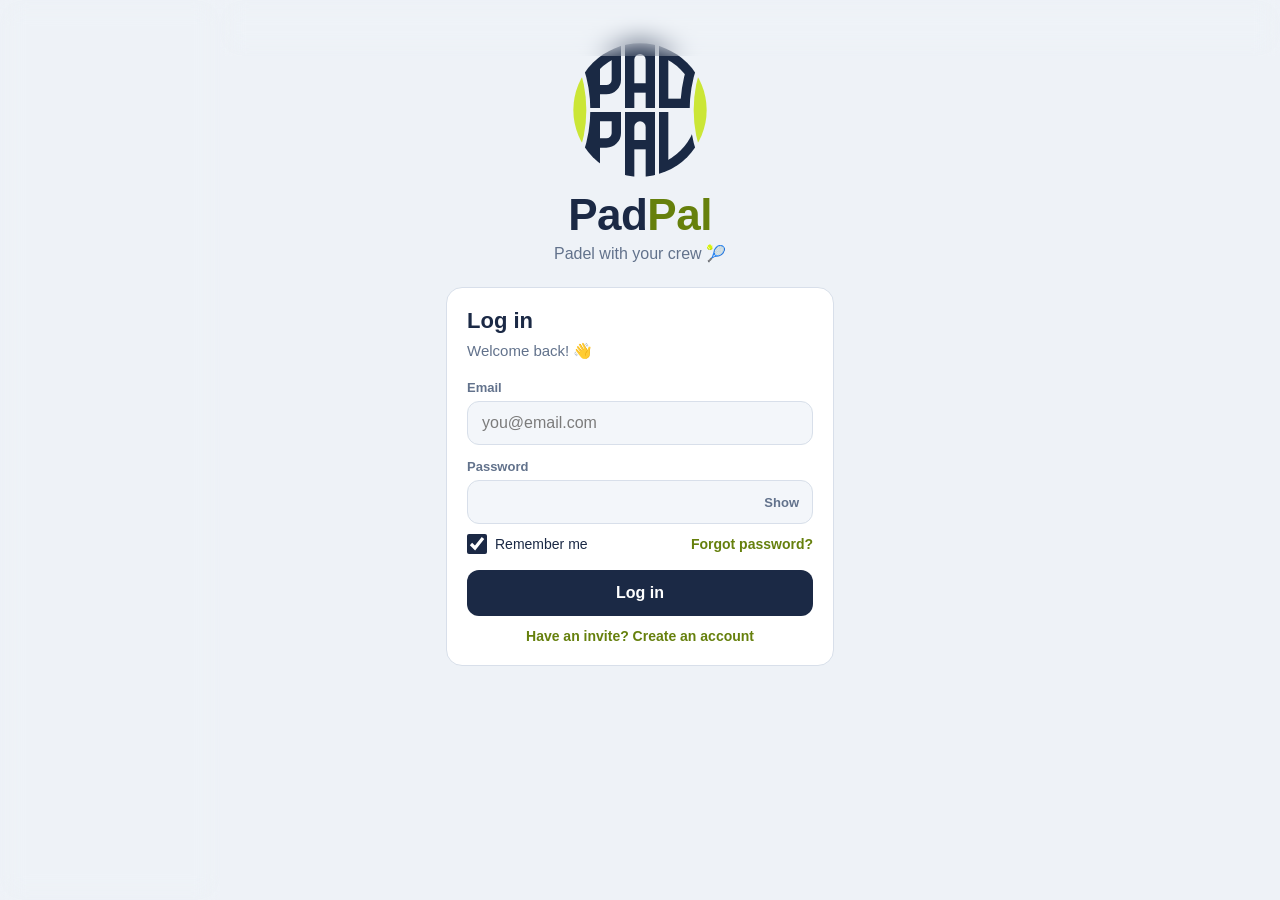
<file: index.html>
<!doctype html>
<html lang="en">
<head>
<meta charset="utf-8">
<meta name="viewport" content="width=device-width, initial-scale=1, viewport-fit=cover">
<title>PadPal</title>
<link rel="icon" type="image/png" href="favicon.png">
<link rel="apple-touch-icon" href="icon-180.png">
<link rel="manifest" href="manifest.json">
<meta name="apple-mobile-web-app-title" content="PadPal">
<meta name="theme-color" content="#0B1426">
<!-- Start page: sends you to the Feed (which sends you to login if needed) -->
<meta http-equiv="refresh" content="0; url=feed.html">
<script>location.replace('feed.html');</script>
</head>
<body style="background:#0B1426"></body>
</html>
</file>
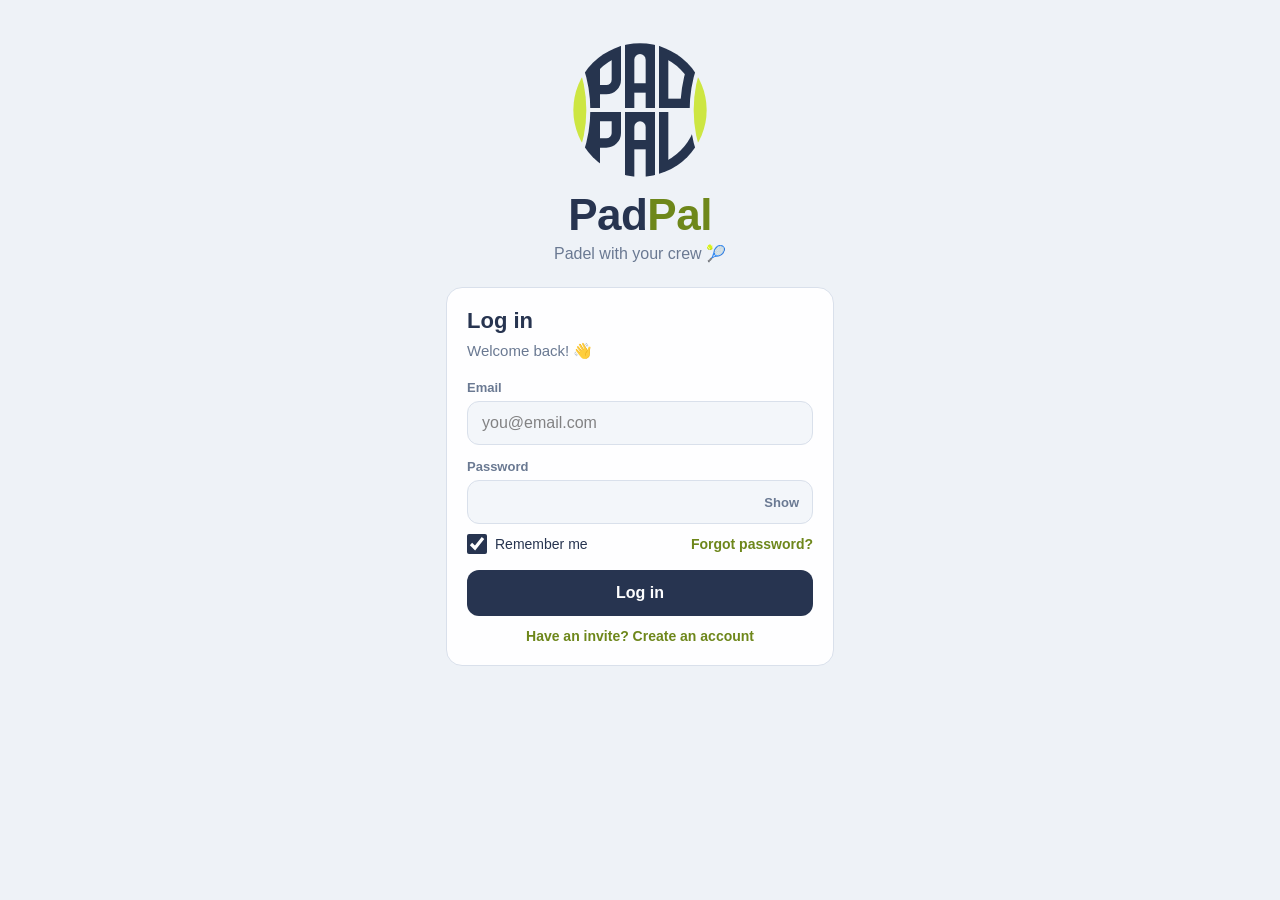
<file: admin.html>
<!doctype html>
<html lang="en">
<head>
<meta charset="utf-8">
<meta name="viewport" content="width=device-width, initial-scale=1, viewport-fit=cover">
<title>PadPal Admin</title>
<link rel="icon" type="image/png" href="favicon.png">
<link rel="apple-touch-icon" href="icon-180.png">
<link rel="manifest" href="manifest.json">
<meta name="apple-mobile-web-app-title" content="PadPal">
<meta name="theme-color" content="#0B1426">
<link rel="stylesheet" href="styles.css?v=33">
<link rel="preconnect" href="https://cbakwbftxrxcojuohdrl.supabase.co" crossorigin>
<script src="supabase-2.45.4.js"></script>
<script src="config.js?v=33"></script>
<script src="auth.js?v=33"></script>
<script src="doodles.js?v=33"></script>
<script src="levels.js?v=33"></script>
<script src="sessions.js?v=33"></script>
<style>
  /* ===== Admin-only styles ===== */
  .back { text-decoration: none; color: var(--accent); font-weight: 600; font-size: 15px; }
  h1 { font-size: 24px; margin: 6px 0 4px; }
  h2 { font-size: 13px; text-transform: uppercase; letter-spacing: 1px; color: var(--text-2); margin: 22px 0 10px; display: flex; justify-content: space-between; }
  .count { background: var(--primary); color: var(--primary-text); border-radius: 999px; padding: 1px 8px; font-size: 12px; letter-spacing: 0; }
  .person { display: flex; align-items: center; gap: 12px; }
  .person .info { flex: 1; min-width: 0; }
  .person .meta b { color: var(--text); font-weight: 600; }
  .actions { display: flex; gap: 8px; margin-top: 12px; }
  .actions .btn { flex: 1; padding: 10px; font-size: 14px; }
  .btn-approve { background: var(--win); color: #fff; }
  .empty { text-align: center; color: var(--text-2); padding: 18px 0; font-size: 14px; }
  .member { display: flex; align-items: center; gap: 10px; padding: 10px 0; border-top: 1px solid var(--line); }
  .member:first-child { border-top: 0; }
  .member .info { flex: 1; min-width: 0; }
  .link-box { margin-top: 12px; display: flex; gap: 8px; }
  .link-box input { flex: 1; min-width: 0; font-size: 13px; }
  .soon { opacity: .6; }
  .kind { display: flex; align-items: center; gap: 10px; padding: 9px 0; border-top: 1px solid var(--line); font-size: 15px; cursor: pointer; }
  .kind:first-of-type { border-top: 0; }
  .kind span { flex: 1; }
  .kind small { display: block; color: var(--text-2); font-size: 12px; }
  .switch { appearance: none; -webkit-appearance: none; width: 46px; height: 28px; border-radius: 999px; background: var(--line); position: relative; flex: none; transition: background .2s; margin: 0; }
  .switch::after { content: ''; position: absolute; top: 3px; left: 3px; width: 22px; height: 22px; border-radius: 50%; background: #fff; box-shadow: 0 1px 3px rgba(0,0,0,.3); transition: transform .2s; }
  .switch:checked { background: var(--win); }
  .switch:checked::after { transform: translateX(18px); }
  .key-box { margin-top: 10px; }
  .key-box label { font-size: 12px; color: var(--text-2); font-weight: 600; }
  .key-box .link-box { margin-top: 4px; }
</style>
</head>
<body>

<main class="wrap" style="padding-top:calc(16px + env(safe-area-inset-top))">
  <a class="back" href="profile.html">‹ Back to profile</a>
  <h1>👑 Admin panel</h1>
  <p class="meta">Only you can see this page.</p>

  <h2>Waiting for approval <span class="count" id="pendingCount">0</span></h2>
  <div id="pending"><div class="empty">Loading…</div></div>

  <h2>⚠️ Score reports <span class="count" id="reportCount">0</span></h2>
  <div id="reports"></div>

  <h2>👀 Worth a look <span class="count" id="flagCount">0</span></h2>
  <p class="meta" style="margin:-4px 0 10px">Last 14 days. Nothing happens automatically: you decide to undo or ignore.</p>
  <div id="flags"><div class="card empty">Loading…</div></div>

  <h2>Invite someone</h2>
  <div class="card">
    <p class="meta" style="margin:0 0 12px">Your personal link works for <b>anyone, any number of times</b> (e.g. in a WhatsApp group). Everyone who signs up still needs your approval here.</p>
    <button class="btn btn-primary" style="width:100%" id="makeInvite">🎟️ Show my invite link</button>
    <div class="link-box" id="linkBox" hidden>
      <input class="input" id="linkText" readonly aria-label="Invite link">
      <button class="btn btn-ghost" id="copyLink">Copy</button>
    </div>
    <button class="btn btn-ghost" style="width:100%;margin-top:8px" id="resetLink" hidden>🔄 New link (the old one stops working)</button>
  </div>

  <h2>Members <span class="count" id="memberCount">0</span></h2>
  <div class="card" id="members"></div>

  <h2>Settings</h2>
  <div class="card" id="settingsCard"><div class="meta">Loading…</div></div>

  <h2>📲 Phone pop-ups <span class="count" id="pushCount">0</span></h2>
  <p class="meta" style="margin:-4px 0 10px">Which notifications pop up on everyone's phone, also when PadPal is closed. Switched off = still in the 🔔 list inside PadPal. The number = members who turned it on.</p>
  <div class="card" id="pushKeys"><div class="meta">Loading…</div></div>
  <div class="card" id="pushKinds"></div>

  <div class="error-box" id="error" role="alert" hidden></div>
</main>

<div class="toast" id="toast"></div>

<script>
  var db = PadPal.db;
  var people = [];

  function $(id) { return document.getElementById(id); }
  function esc(s) { return String(s == null ? '' : s).replace(/[&<>"']/g, function (c) { return { '&': '&amp;', '<': '&lt;', '>': '&gt;', '"': '&quot;', "'": '&#39;' }[c]; }); }
  var toastTimer;
  function toast(msg) {
    var t = $('toast');
    t.textContent = msg;
    t.classList.add('show');
    clearTimeout(toastTimer);
    toastTimer = setTimeout(function () { t.classList.remove('show'); }, 2500);
  }
  function showError(err) { $('error').textContent = PadPal.friendlyError(err); $('error').hidden = false; }
  function ago(iso) {
    var mins = Math.round((Date.now() - new Date(iso)) / 60000);
    if (mins < 60) return mins + ' min ago';
    if (mins < 1440) return Math.round(mins / 60) + 'h ago';
    return Math.round(mins / 1440) + 'd ago';
  }
  function nameOf(id) {
    var p = people.filter(function (x) { return x.id === id; })[0];
    return p ? (p.display_name || p.username || 'someone') : 'someone';
  }
  var LADDER = { m: '👨 Men', f: '👩 Women' };

  async function load() {
    var r = await db.from('profiles')
      .select('id, username, display_name, gender, status, is_admin, invited_by, created_at')
      .order('created_at');
    if (r.error) return showError(r.error);
    people = r.data;
    render();
    loadReports();
    loadFlags();
    loadSettings();
    loadPush();
  }

  async function loadSettings() {
    var r = await db.from('settings').select('*').eq('id', 1).maybeSingle();
    var s = r.data || {};
    $('settingsCard').innerHTML =
      '<div class="name">⚖️ Strength Factor: ' + (s.strength_factor != null ? s.strength_factor : '0.75') + '</div>' +
      '<div class="meta">Women\'s points × this, when men and women play together.</div>' +
      '<div class="name" style="margin-top:10px">🧢 Daily cap: +' + (s.daily_cap != null ? PadPal.fmt(s.daily_cap) : '10 (after you run 18_fairness.sql)') + '</div>' +
      '<div class="meta">Most points a day from normal-match wins (new players ×2). Sessions have no cap.</div>' +
      '<div class="meta" style="margin-top:10px">To change a number, ask Claude for a small SQL line to run.</div>';
  }

  // ===== 📲 Phone pop-ups: the messenger keys + which kinds pop up =====
  var PUSH_KINDS = [
    ['invite', '🎟️ Game invites'], ['join', '🎾 Someone joined your game'], ['message', '✉️ Direct messages'],
    ['like', '❤️ Likes'], ['comment', '💬 Comments'], ['tag', '🏷️ Tagged in a post'],
    ['points', '🏆 Match or session saved', 'with the points they got'], ['rating', '🎯 Shot ratings'], ['tier', '🎉 Level up / level down'],
    ['warning', '⏳ "Play within 2 days" warning'], ['inactive', '🧊 Points lost for not playing'],
    ['tournament', '🏆 Tournaments'], ['welcome', '✅ Welcome message', 'when you approve someone'],
    ['approval', '👑 New member waiting', 'only admins get this'], ['report', '⚠️ Score reports', 'only admins get this']
  ];
  var pushOff = [];

  async function loadPush() {
    var r = await db.from('settings').select('push_key, push_off').eq('id', 1).maybeSingle();
    if (r.error) {
      $('pushKeys').innerHTML = '<div class="meta">Phone pop-ups appear here after you run <b>22_push.sql</b> in Supabase.</div>';
      $('pushKinds').hidden = true;
      return;
    }
    var s = r.data || {};
    pushOff = s.push_off || [];
    renderKeys(s.push_key);
    $('pushKinds').hidden = false;
    $('pushKinds').innerHTML = '<div class="name" style="margin-bottom:4px">What pops up</div>' + PUSH_KINDS.map(function (k) {
      return '<label class="kind"><span>' + k[1] + (k[2] ? '<small>' + k[2] + '</small>' : '') + '</span>' +
        '<input type="checkbox" class="switch" data-kind="' + k[0] + '"' + (pushOff.indexOf(k[0]) < 0 ? ' checked' : '') + ' aria-label="' + esc(k[1]) + '"></label>';
    }).join('');
    var c = await db.from('push_subscriptions').select('user_id');
    $('pushCount').textContent = c.data ? c.data.map(function (x) { return x.user_id; }).filter(function (id, i, a) { return a.indexOf(id) === i; }).length : 0;
  }

  function keyBox(id, label, value) {
    return '<div class="key-box"><label for="' + id + '">' + label + '</label><div class="link-box">' +
      '<input class="input" id="' + id + '" readonly value="' + esc(value) + '"><button class="btn btn-ghost" data-copy="' + id + '">Copy</button></div></div>';
  }
  function renderKeys(publicKey, privateKey) {
    if (privateKey) {
      $('pushKeys').innerHTML = '<div class="name">🔑 Your new messenger keys</div>' +
        '<div class="meta">Copy each one into Supabase → <b>Edge Functions → Secrets</b>, with exactly this name. ' +
        '<b>The private key is shown only now</b> and is a secret: don\'t share it. Lost it? Just make new keys.</div>' +
        keyBox('vapidPublic', 'Name: VAPID_PUBLIC_KEY', publicKey) + keyBox('vapidPrivate', 'Name: VAPID_PRIVATE_KEY (secret)', privateKey);
    } else if (publicKey) {
      $('pushKeys').innerHTML = '<div class="name">✅ Messenger keys are made</div>' +
        '<div class="meta">Lost the private key, or pop-ups don\'t arrive? Make new keys and paste both into Supabase again. Phones switch to the new keys by themselves.</div>' +
        keyBox('vapidPublic', 'VAPID_PUBLIC_KEY (not secret)', publicKey) +
        '<button class="btn btn-ghost" style="width:100%;margin-top:10px" id="makeKeys">🔑 Make new keys</button>';
    } else {
      $('pushKeys').innerHTML = '<div class="name">🔑 First: make the messenger keys</div>' +
        '<div class="meta">Two matching keys that prove the pop-ups really come from PadPal. Made here on your phone/PC, once.</div>' +
        '<button class="btn btn-primary" style="width:100%;margin-top:10px" id="makeKeys">🔑 Make messenger keys</button>';
    }
  }
  function b64u(buf) {
    var b = new Uint8Array(buf), s = '';
    for (var i = 0; i < b.length; i++) s += String.fromCharCode(b[i]);
    return btoa(s).replace(/\+/g, '-').replace(/\//g, '_').replace(/=+$/, '');
  }
  async function makeKeys(btn) {
    btn.disabled = true;
    try {
      var kp = await crypto.subtle.generateKey({ name: 'ECDSA', namedCurve: 'P-256' }, true, ['sign', 'verify']);
      var jwk = await crypto.subtle.exportKey('jwk', kp.privateKey);
      var pub = b64u(await crypto.subtle.exportKey('raw', kp.publicKey));
      var r = await db.from('settings').update({ push_key: pub }).eq('id', 1).select('push_key');
      if (r.error) throw r.error;
      if (!r.data || !r.data.length) throw new Error('Only the admin can do this');
      renderKeys(pub, jwk.d);
      toast('🔑 Keys made. Now copy them into Supabase');
    } catch (err) { btn.disabled = false; showError(err); }
  }

  document.addEventListener('change', async function (e) {
    var sw = e.target.closest('.switch[data-kind]');
    if (!sw) return;
    var kind = sw.dataset.kind;
    var next = pushOff.filter(function (k) { return k !== kind; });
    if (!sw.checked) next.push(kind);
    sw.disabled = true;
    var r = await db.from('settings').update({ push_off: next }).eq('id', 1).select('push_off');
    sw.disabled = false;
    if (r.error || !r.data || !r.data.length) { sw.checked = !sw.checked; return showError(r.error || new Error('Only the admin can do this')); }
    pushOff = next;
    toast((sw.checked ? '🔔 Pops up: ' : '🔕 Only in the 🔔 list: ') + sw.closest('.kind').querySelector('span').firstChild.textContent);
  });

  // ===== 👀 Worth a look: patterns that might be point farming or typed-in scores =====
  function dayOf(iso) { return new Date(iso).toLocaleDateString('en-CA', { timeZone: 'Asia/Jakarta' }); }
  function dayText(day) { return new Date(day + 'T12:00:00').toLocaleDateString(undefined, { weekday: 'short', day: 'numeric', month: 'short' }); }
  function ignored() { try { return JSON.parse(localStorage.getItem('padpal_ignored_flags') || '{}'); } catch (e) { return {}; } }
  function ignore(key) { var x = ignored(); x[key] = Date.now(); try { localStorage.setItem('padpal_ignored_flags', JSON.stringify(x)); } catch (e) {} }

  async function loadFlags() {
    var since = new Date(Date.now() - 14 * 86400000).toISOString();
    var mr = await db.from('matches').select('id, a1, a2, b1, b2, sets, winner, played_at').gte('played_at', since);
    var gr = await db.from('games').select('id, host_id, kind, scheduled_at, session_state').eq('status', 'done').neq('kind', 'match').gte('scheduled_at', since);
    var cr = await db.from('point_changes').select('user_id, change, reason, created_at').gte('created_at', since).neq('reason', 'tournament');   // tournament prizes are fine
    var flags = [];

    // 1) the same 4 players, 4+ normal matches in one day
    var groups = {};
    (mr.data || []).forEach(function (m) {
      var key = [m.a1, m.a2, m.b1, m.b2].sort().join('|') + '@' + dayOf(m.played_at);
      (groups[key] = groups[key] || []).push(m);
    });
    Object.keys(groups).forEach(function (key) {
      var list = groups[key];
      if (list.length < 4) return;
      var ids = key.split('@')[0].split('|');
      flags.push({ key: 'same:' + key, icon: '🔁', title: 'Same 4 players, ' + list.length + ' matches in one day',
        text: ids.map(nameOf).map(esc).join(', ') + ' · ' + dayText(key.split('@')[1]),
        undos: list.map(function (m) { return { attr: 'data-undo="' + m.id + '"', label: '↩️ ' + m.sets.map(function (s) { return s[0] + '-' + s[1]; }).join(' ') }; }) });
    });

    // 2) very one-sided normal matches: every set 6-0 (or 7-0…)
    (mr.data || []).forEach(function (m) {
      if (!m.sets.length || !m.sets.every(function (s) { return Math.min(s[0], s[1]) === 0 && Math.max(s[0], s[1]) >= 6; })) return;
      var w = m.winner === 'a' ? [m.a1, m.a2] : [m.b1, m.b2], l = m.winner === 'a' ? [m.b1, m.b2] : [m.a1, m.a2];
      flags.push({ key: 'zero:' + m.id, icon: '🥚', title: 'Bagel match: ' + m.sets.map(function (s) { return Math.max(s[0], s[1]) + '-0'; }).join(' '),
        text: esc(nameOf(w[0])) + ' & ' + esc(nameOf(w[1])) + ' beat ' + esc(nameOf(l[0])) + ' & ' + esc(nameOf(l[1])) + ' · ' + dayText(dayOf(m.played_at)),
        undos: [{ attr: 'data-undo="' + m.id + '"', label: '↩️ Undo match' }] });
    });

    // 3) sessions: a game ending x-0, or the host finishing 1st without losing a single game
    (gr.data || []).forEach(function (g) {
      var s = g.session_state;
      if (!s || !s.players) return;
      var zeros = 0;
      (s.rounds || []).forEach(function (r) { (r.matches || []).forEach(function (m) { if (m.score && Math.min(m.score[0], m.score[1]) === 0 && Math.max(m.score[0], m.score[1]) > 0) zeros++; }); });
      var kind = (PadPal.sessions && PadPal.sessions.KINDS[g.kind]) || '🔄 Session';
      if (zeros) flags.push({ key: 'szero:' + g.id, icon: '🥚', title: kind + ' with ' + zeros + ' game' + (zeros > 1 ? 's' : '') + ' ending x-0',
        text: 'Host ' + esc(nameOf(g.host_id)) + ' · ' + dayText(dayOf(g.scheduled_at)),
        undos: [{ attr: 'data-undo-session="' + g.id + '"', label: '↩️ Undo session' }] });
      var host = PadPal.sessions.rows(s).filter(function (x) { return x.id === g.host_id; })[0];
      if (host && host.place === 1 && host.l === 0 && host.w >= 3) flags.push({ key: 'host:' + g.id, icon: '👑', title: 'Host won the session without losing a game',
        text: esc(nameOf(g.host_id)) + ' · ' + PadPal.sessions.wlText(host) + ' · ' + kind + ' · ' + dayText(dayOf(g.scheduled_at)),
        undos: [{ attr: 'data-undo-session="' + g.id + '"', label: '↩️ Undo session' }] });
    });

    // 4) +15 or more points in one day (all reasons together)
    var perDay = {};
    (cr.data || []).forEach(function (c) { var k = c.user_id + '@' + dayOf(c.created_at); perDay[k] = (perDay[k] || 0) + Number(c.change); });
    Object.keys(perDay).forEach(function (k) {
      if (perDay[k] < 15) return;
      flags.push({ key: 'big:' + k, icon: '🚀', title: PadPal.fmtChange(perDay[k]) + ' points in one day',
        text: esc(nameOf(k.split('@')[0])) + ' · ' + dayText(k.split('@')[1]) + ' · check their matches and sessions', undos: [] });
    });

    var skip = ignored();
    flags = flags.filter(function (f) { return !skip[f.key]; });
    $('flagCount').textContent = flags.length;
    $('flags').innerHTML = flags.length ? flags.map(function (f) {
      return '<div class="card"><div class="name">' + f.icon + ' ' + f.title + '</div><div class="meta">' + f.text + '</div>' +
        '<div class="actions" style="flex-wrap:wrap">' + f.undos.map(function (u) { return '<button class="btn btn-ghost" ' + u.attr + '>' + u.label + '</button>'; }).join('') +
        '<button class="btn btn-ghost" data-ignore="' + esc(f.key) + '">👍 Looks fine</button></div></div>';
    }).join('') : '<div class="card empty">Nothing suspicious. 😇</div>';
  }

  // "Are you sure?" without pop-ups: tap once to warn, again within 3s to do it
  var armed = {};
  function tapTwice(key, warning) {
    if (armed[key]) { armed[key] = false; return true; }
    armed[key] = true;
    toast(warning);
    setTimeout(function () { armed[key] = false; }, 3000);
    return false;
  }

  function render() {
    var pending = people.filter(function (p) { return p.status === 'pending'; });
    var members = people.filter(function (p) { return p.status === 'approved'; });
    $('pendingCount').textContent = pending.length;
    $('memberCount').textContent = members.length;

    $('pending').innerHTML = pending.length ? pending.map(function (p) {
      return '<div class="card"><div class="person"><div class="avatar">' + esc((p.display_name || p.username || '?')[0].toUpperCase()) + '</div>' +
        '<div class="info"><div class="name">' + esc(p.display_name || 'No name yet') + '</div>' +
        '<div class="meta">' + (p.username ? '@' + esc(p.username) + ' · ' : '⚠️ profile not filled in yet · ') + (LADDER[p.gender] || '') + '</div>' +
        '<div class="meta">Invited by <b>' + esc(nameOf(p.invited_by)) + '</b> · ' + ago(p.created_at) + '</div></div></div>' +
        '<div class="actions"><button class="btn btn-ghost" data-reject="' + p.id + '">❌ Reject</button>' +
        '<button class="btn btn-approve" data-approve="' + p.id + '">✅ Approve</button></div></div>';
    }).join('') : '<div class="card empty">Nobody is waiting. 👍</div>';

    $('members').innerHTML = members.map(function (p) {
      return '<div class="member"><div class="avatar">' + esc((p.display_name || p.username || '?')[0].toUpperCase()) + '</div>' +
        '<div class="info"><div class="name">' + esc(p.display_name || p.username) + (p.is_admin ? ' <span class="pill">👑 Admin</span>' : '') + '</div>' +
        '<div class="meta">@' + esc(p.username) + ' · ' + (LADDER[p.gender] || '') + '</div></div></div>';
    }).join('');
  }

  // ===== Score reports: undo the match (points go back) or dismiss =====
  async function loadReports() {
    var r = await db.from('match_reports').select('*').eq('status', 'open').order('created_at');
    if (r.error) { $('reports').innerHTML = '<div class="card empty">Score reports appear after you run 05_lobby.sql.</div>'; return; }
    $('reportCount').textContent = r.data.length;
    if (!r.data.length) { $('reports').innerHTML = '<div class="card empty">No reports. Everyone is playing fair. 😇</div>'; return; }
    var ids = r.data.filter(function (x) { return x.match_id; }).map(function (x) { return x.match_id; });
    var gids = r.data.filter(function (x) { return x.game_id; }).map(function (x) { return x.game_id; });
    var mr = ids.length ? await db.from('matches').select('id, a1, a2, b1, b2, sets, winner, played_at').in('id', ids) : { data: [] };
    var gr = gids.length ? await db.from('games').select('id, kind, session_state').in('id', gids) : { data: [] };
    var byId = {}, games = {};
    (mr.data || []).forEach(function (m) { byId[m.id] = m; });
    (gr.data || []).forEach(function (g) { games[g.id] = g; });
    $('reports').innerHTML = r.data.map(function (rep) {
      if (rep.game_id) {
        // a session report
        var g = games[rep.game_id];
        var s = g && g.session_state;
        var top = s ? s.players.slice().sort(function (a, b) { return s.points[b] - s.points[a]; }).slice(0, 3)
          .map(function (id, i) { return ['🥇', '🥈', '🥉'][i] + ' ' + esc(nameOf(id)) + ' (' + s.points[id] + ')'; }).join(' · ') : '';
        return '<div class="card">' +
          '<div class="name">' + ({ mexicano: '🌮 Mexicano', mixicano: '🔀 Mixicano', team_americano: '🤝 Team Americano', round_robin: '⭕ Round Robin', king: '👑 King of the Court' }[g && g.kind] || '🔄 Americano') + ' session</div>' +
          '<div class="meta">' + top + ' · ' + ago(rep.created_at) + '</div>' +
          '<p style="margin:10px 0 0;font-size:14px">💬 <b>' + esc(nameOf(rep.user_id)) + ':</b> ' + esc(rep.reason) + '</p>' +
          '<div class="actions"><button class="btn btn-ghost" data-dismiss="' + rep.id + '">Score is OK</button>' +
          '<button class="btn btn-primary" data-undo-session="' + rep.game_id + '">↩️ Undo session</button></div></div>';
      }
      var m = byId[rep.match_id];
      var w = m ? (m.winner === 'a' ? [m.a1, m.a2] : [m.b1, m.b2]) : [];
      var l = m ? (m.winner === 'a' ? [m.b1, m.b2] : [m.a1, m.a2]) : [];
      var sets = m ? m.sets.map(function (s) { return m.winner === 'a' ? s[0] + '-' + s[1] : s[1] + '-' + s[0]; }).join(' ') : '';
      return '<div class="card">' +
        (m ? '<div class="name">🏆 ' + esc(nameOf(w[0])) + ' & ' + esc(nameOf(w[1])) + ' beat ' + esc(nameOf(l[0])) + ' & ' + esc(nameOf(l[1])) + '</div>' +
             '<div class="meta">' + sets + ' · ' + ago(m.played_at) + '</div>' : '<div class="meta">Match not found</div>') +
        '<p style="margin:10px 0 0;font-size:14px">💬 <b>' + esc(nameOf(rep.user_id)) + ':</b> ' + esc(rep.reason) + '</p>' +
        '<div class="actions"><button class="btn btn-ghost" data-dismiss="' + rep.id + '">Score is OK</button>' +
        '<button class="btn btn-primary" data-undo="' + rep.match_id + '">↩️ Undo match</button></div></div>';
    }).join('');
  }

  async function setStatus(id, status, btn) {
    btn.disabled = true;
    var r = await db.rpc('set_member_status', { member: id, new_status: status });
    if (r.error) { btn.disabled = false; return showError(r.error); }
    toast(status === 'approved' ? '✅ ' + nameOf(id) + ' is in!' : '❌ ' + nameOf(id) + ' was rejected');
    load();
  }

  document.addEventListener('click', function (e) {
    var el = e.target.closest('[data-approve],[data-reject],[data-undo],[data-undo-session],[data-dismiss],[data-ignore],[data-copy],#makeKeys');
    if (!el) return;
    if (el.id === 'makeKeys') {
      if (el.textContent.indexOf('new') > 0 && !tapTwice('newkeys', 'Tap again: you\'ll need to paste both new keys into Supabase')) return;
      makeKeys(el);
    }
    else if (el.dataset.copy) {
      var input = $(el.dataset.copy);
      navigator.clipboard.writeText(input.value).then(function () { toast('📋 Copied!'); }, function () { input.select(); toast('Select the key and copy it'); });
    }
    else if (el.dataset.ignore) { ignore(el.dataset.ignore); toast('👍 Hidden from the list'); loadFlags(); }
    else if (el.dataset.approve) setStatus(el.dataset.approve, 'approved', el);
    else if (el.dataset.reject) setStatus(el.dataset.reject, 'rejected', el);
    else if (el.dataset.undo) {
      if (!tapTwice('undo' + el.dataset.undo, 'Tap again to undo: points go back and the match is deleted')) return;
      el.disabled = true;
      db.rpc('undo_match', { p_match: el.dataset.undo }).then(function (r) {
        if (r.error) { el.disabled = false; return showError(r.error); }
        toast('↩️ Match undone. Points are back.');
        loadReports(); loadFlags();
      });
    }
    else if (el.dataset.undoSession) {
      if (!tapTwice('undos' + el.dataset.undoSession, 'Tap again to undo: everyone\'s session points go back')) return;
      el.disabled = true;
      db.rpc('undo_session', { p_game: el.dataset.undoSession }).then(function (r) {
        if (r.error) { el.disabled = false; return showError(r.error); }
        toast('↩️ Session undone. Points are back.');
        loadReports(); loadFlags();
      });
    }
    else if (el.dataset.dismiss) {
      db.rpc('dismiss_report', { p_report: +el.dataset.dismiss }).then(function (r) {
        if (r.error) return showError(r.error);
        toast('👍 Report closed');
        loadReports(); loadFlags();
      });
    }
  });

  $('makeInvite').addEventListener('click', async function () {
    this.disabled = true;
    try {
      var link = await PadPal.createInvite();
      $('linkText').value = link;
      $('linkBox').hidden = false;
      $('resetLink').hidden = false;
      toast('🎟️ Your invite link');
    } catch (err) { showError(err); }
    this.disabled = false;
  });
  $('resetLink').addEventListener('click', async function () {
    if (!tapTwice('resetlink', 'Tap again: your old link stops working and you get a new one')) return;
    try {
      $('linkText').value = await PadPal.newInviteLink();
      toast('🔄 New link ready. The old one no longer works');
    } catch (err) { showError(/new_invite_link/.test(err.message || '') ? 'Run 21_invite_links.sql in Supabase first' : err); }
  });
  $('copyLink').addEventListener('click', async function () {
    try { await navigator.clipboard.writeText($('linkText').value); toast('📋 Copied!'); }
    catch (err) { $('linkText').select(); toast('Select the link and copy it'); }
  });

  PadPal.guard({ admin: true }).then(function (me) { if (me) load(); });
</script>
</body>
</html>
</file>
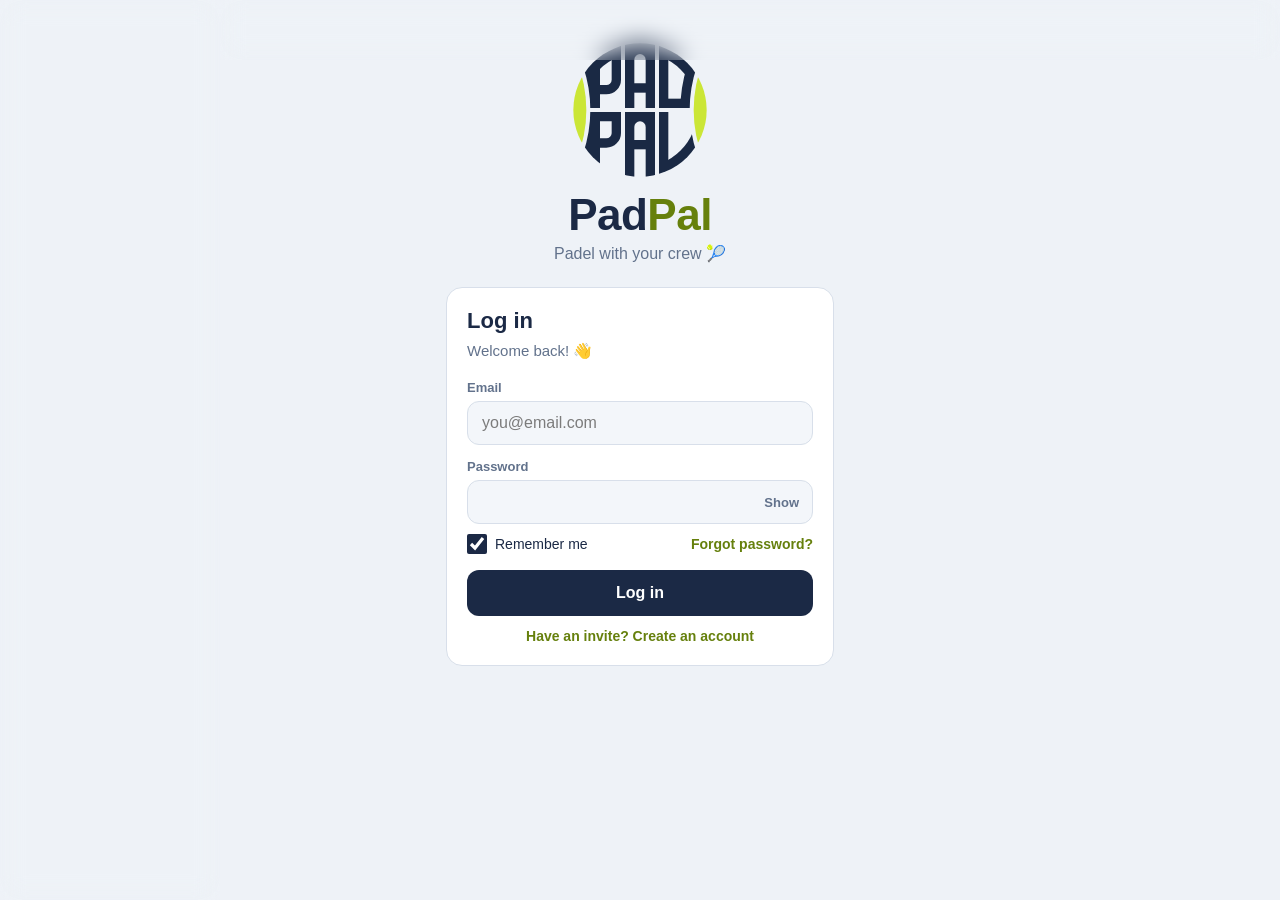
<file: chat.html>
<!doctype html>
<html lang="en">
<head>
<meta charset="utf-8">
<meta name="viewport" content="width=device-width, initial-scale=1, viewport-fit=cover">
<title>PadPal Chat</title>
<link rel="icon" type="image/png" href="favicon.png">
<link rel="apple-touch-icon" href="icon-180.png">
<link rel="manifest" href="manifest.json">
<meta name="apple-mobile-web-app-title" content="PadPal">
<meta name="theme-color" content="#0B1426">
<link rel="stylesheet" href="styles.css?v=33">
<link rel="preconnect" href="https://cbakwbftxrxcojuohdrl.supabase.co" crossorigin>
<script src="supabase-2.45.4.js"></script>
<script src="config.js?v=33"></script>
<script src="auth.js?v=33"></script>
<script src="doodles.js?v=33"></script>
<script src="levels.js?v=33"></script>
<script>PadPal.me = PadPal.guard(); // members only</script>
<style>
  /* ===== Chat-only styles ===== */
  .disclaimer {
    font-size: 12px; color: var(--text-2); background: var(--card); border: 1px solid var(--line);
    border-radius: 12px; padding: 8px 12px; margin: 4px 0 12px; text-align: center;
  }
  .filters { display: flex; gap: 6px; margin-bottom: 12px; overflow-x: auto; scrollbar-width: none; }
  .filters button { flex-shrink: 0; border: 1px solid var(--line); background: var(--card); border-radius: 999px; padding: 6px 14px; font-size: 13px; color: var(--text-2); }
  .filters button.on { border-color: var(--accent); color: var(--accent); font-weight: 700; }

  .avatar { overflow: hidden; }
  .avatar img { width: 100%; height: 100%; object-fit: cover; border-radius: 50%; display: block; }

  /* Chat list (swipe a row to the left for Pin / Mute / Delete) */
  .swipe { position: relative; overflow: hidden; border-bottom: 1px solid var(--line); }
  .swipe-actions { position: absolute; top: 0; right: 0; bottom: 0; display: flex; }
  .swipe-actions button { width: 72px; border: 0; font-size: 11px; font-weight: 700; color: #fff; display: flex; flex-direction: column; align-items: center; justify-content: center; gap: 3px; }
  .swipe-actions button span { font-size: 20px; }
  .swipe-actions .a-pin { background: #3B6FD8; }
  .swipe-actions .a-mute { background: #7A8599; }
  .swipe-actions .a-del { background: var(--loss); }
  .chat-row { position: relative; display: flex; align-items: center; gap: 12px; width: 100%; text-align: left; border: 0; background: var(--bg); padding: 10px 2px; transition: transform .2s ease; touch-action: pan-y; }
  .chat-row.dragging { transition: none; }
  .chat-row .avatar { width: 50px; height: 50px; font-size: 20px; }
  .chat-row .avatar.group { border-radius: 14px; border-color: var(--gold); }
  .chat-row .avatar.game { border-radius: 14px; border-color: var(--primary); background: color-mix(in srgb, var(--primary) 20%, var(--card)); }
  .chat-row .mid { flex: 1; min-width: 0; }
  .chat-row .top { display: flex; justify-content: space-between; gap: 8px; align-items: center; }
  .chat-row .nm { font-weight: 700; white-space: nowrap; overflow: hidden; text-overflow: ellipsis; }
  .chat-row .time { font-size: 12px; color: var(--text-2); flex-shrink: 0; }
  .chat-row .last { font-size: 14px; color: var(--text-2); white-space: nowrap; overflow: hidden; text-overflow: ellipsis; margin-top: 2px; }
  .chat-row.unread .last { color: var(--text); font-weight: 600; }
  .chat-row .sub { font-size: 11px; color: var(--accent); margin-top: 2px; }
  .chat-row .icons { font-size: 12px; flex-shrink: 0; }
  .badge-n { background: var(--primary); color: var(--primary-text); font-size: 11px; font-weight: 700; min-width: 20px; height: 20px; border-radius: 999px; display: grid; place-items: center; padding: 0 6px; flex-shrink: 0; }
  .badge-n.muted { background: var(--card-2); color: var(--text-2); }
  .swipe-hint { font-size: 11px; color: var(--text-2); text-align: center; margin-top: 12px; }
  /* 💧 Liquid Glass: the list is one frosted glass card; rows are see-through,
     and the Pin / Mute / Delete buttons only appear while you swipe */
  :root[data-theme="glass"] #list:has(.swipe) {
    background: var(--card); border: 1px solid var(--line); border-radius: 22px; overflow: hidden; padding: 0 12px;
    -webkit-backdrop-filter: var(--glass-blur); backdrop-filter: var(--glass-blur); box-shadow: var(--glass-edge), var(--shadow);
  }
  :root[data-theme="glass"] .swipe { border-bottom-color: rgba(255,255,255,.12); }
  :root[data-theme="glass"] .swipe:last-of-type { border-bottom: 0; }
  :root[data-theme="glass"] .chat-row { background: transparent; }
  :root[data-theme="glass"] .swipe-actions { visibility: hidden; }
  :root[data-theme="glass"] .swipe:has(.chat-row[style*="translateX"]) .swipe-actions { visibility: visible; }
  :root[data-theme="glass"] .swipe:has(.chat-row[style*="translateX"]) .chat-row { background: color-mix(in srgb, var(--bg) 92%, transparent); }
  :root[data-theme="glass"] .swipe-hint { margin: 10px 0 12px; }
  :root[data-theme="glass"] .convo { background: var(--glass-sky); }
  :root[data-theme="glass"] .c-head, :root[data-theme="glass"] .c-foot, :root[data-theme="glass"] .pin-bar, :root[data-theme="glass"] .reply-bar {
    background: color-mix(in srgb, var(--bg) 35%, transparent); -webkit-backdrop-filter: var(--glass-blur); backdrop-filter: var(--glass-blur);
  }
  :root[data-theme="glass"] .msg.them .bubble { -webkit-backdrop-filter: var(--glass-blur); backdrop-filter: var(--glass-blur); box-shadow: var(--glass-edge); }
  .empty { text-align: center; color: var(--text-2); padding: 40px 16px; }
  .empty .big { font-size: 46px; }

  /* Conversation (full screen) */
  .convo {
    position: fixed; inset: 0; z-index: 50; background: var(--bg);
    display: none; flex-direction: column; max-width: 440px; margin: 0 auto;
  }
  .convo.open { display: flex; }
  .c-head { display: flex; align-items: center; gap: 10px; padding: calc(10px + env(safe-area-inset-top)) 12px 10px; border-bottom: 1px solid var(--line); background: var(--card); }
  .c-head .back { border: 0; background: none; font-size: 30px; padding: 0 6px 0 0; line-height: 1; color: var(--accent); }
  .c-head .avatar { width: 38px; height: 38px; font-size: 16px; }
  .c-head .who { flex: 1; min-width: 0; border: 0; background: none; padding: 0; text-align: left; color: var(--text); }
  .c-head .nm { font-weight: 700; white-space: nowrap; overflow: hidden; text-overflow: ellipsis; }
  .c-head .members { font-size: 12px; color: var(--text-2); white-space: nowrap; overflow: hidden; text-overflow: ellipsis; }
  .c-head .info { border: 0; background: var(--card-2); border-radius: 50%; width: 36px; height: 36px; font-size: 16px; }
  .pin-bar { display: flex; align-items: center; gap: 8px; width: 100%; border: 0; border-bottom: 1px solid var(--line); background: var(--card); padding: 8px 14px; text-align: left; color: var(--text); font-size: 13px; }
  .pin-bar b { color: var(--accent); flex-shrink: 0; }
  .pin-bar span { flex: 1; min-width: 0; white-space: nowrap; overflow: hidden; text-overflow: ellipsis; }
  .c-body { flex: 1; overflow-y: auto; padding: 12px; display: flex; flex-direction: column; gap: 6px; }

  .game-pin { background: var(--card); border: 1px solid var(--primary); border-radius: 14px; padding: 10px 12px; font-size: 13px; margin-bottom: 6px; text-decoration: none; color: var(--text); display: block; }
  .game-pin b { display: block; font-size: 14px; margin-bottom: 2px; }
  .sys { align-self: center; font-size: 12px; color: var(--text-2); background: var(--card); border-radius: 999px; padding: 4px 12px; margin: 6px 0; text-align: center; }

  .msg { max-width: 78%; display: flex; flex-direction: column; -webkit-user-select: none; user-select: none; -webkit-touch-callout: none; }
  .msg .who { font-size: 11px; color: var(--accent); font-weight: 700; margin: 0 0 2px 10px; }
  .bubble { padding: 9px 13px; border-radius: 18px; font-size: 15px; line-height: 1.35; word-wrap: break-word; white-space: pre-wrap; }
  .msg.them { align-self: flex-start; }
  .msg.them .bubble { background: var(--card); border: 1px solid var(--line); border-bottom-left-radius: 6px; }
  .msg.me { align-self: flex-end; }
  .msg.me .bubble { background: var(--primary); color: var(--primary-text); border-bottom-right-radius: 6px; }
  .msg .bubble.deleted { background: none !important; border: 1px dashed var(--line) !important; color: var(--text-2) !important; font-style: italic; font-size: 13px; }
  .msg .t { font-size: 10px; color: var(--text-2); margin: 2px 10px 0; }
  .msg.me .t { text-align: right; }
  .msg.flash .bubble { animation: flash 1.2s ease; }
  @keyframes flash { 0%, 60% { box-shadow: 0 0 0 3px var(--accent); } 100% { box-shadow: none; } }
  .quote { border: 0; border-left: 3px solid var(--accent); background: var(--card-2); border-radius: 10px; padding: 5px 10px; margin-bottom: 3px; font-size: 12px; color: var(--text-2); text-align: left; max-width: 100%; white-space: nowrap; overflow: hidden; text-overflow: ellipsis; }
  .quote b { color: var(--text); display: block; font-size: 11px; }
  .pic { position: relative; border-radius: 16px; overflow: hidden; max-width: 220px; }
  .pic img { width: 100%; display: block; }
  .pic span { position: absolute; top: 8px; right: 8px; font-size: 11px; font-weight: 600; background: rgba(0,0,0,.55); color: #fff; padding: 3px 8px; border-radius: 999px; }
  .pic-gone { font-size: 13px; color: var(--text-2); font-style: italic; }

  .reply-bar { display: flex; align-items: center; gap: 10px; padding: 8px 14px; background: var(--card); border-top: 1px solid var(--line); font-size: 13px; }
  .reply-bar .q { flex: 1; min-width: 0; border-left: 3px solid var(--accent); padding-left: 8px; }
  .reply-bar .q b { display: block; font-size: 12px; color: var(--accent); }
  .reply-bar .q span { display: block; white-space: nowrap; overflow: hidden; text-overflow: ellipsis; color: var(--text-2); }
  .reply-bar button { border: 0; background: var(--card-2); border-radius: 50%; width: 28px; height: 28px; flex-shrink: 0; }
  .c-foot { display: flex; gap: 8px; align-items: center; padding: 8px 12px calc(10px + env(safe-area-inset-bottom)); border-top: 1px solid var(--line); background: var(--card); }
  .c-foot input {
    flex: 1; min-width: 0; border: 1px solid var(--line); background: var(--card-2); color: var(--text);
    border-radius: 999px; padding: 10px 14px; font: inherit; font-size: 16px; outline: none;
  }
  .c-foot input:focus { border-color: var(--accent); }
  .c-foot .round { width: 42px; height: 42px; border-radius: 50%; border: 0; flex-shrink: 0; font-size: 18px; }
  .c-foot .cam { background: var(--card-2); }
  .c-foot .send { background: var(--primary); color: var(--primary-text); }

  /* 🖥️ Big screens: chat list on the left, the open chat on the right */
  .chat-pick { display: none; }
  @media (min-width: 1024px) {
    main.wrap, .topbar-inner { max-width: 380px; margin-left: 0; margin-right: 0; }
    main.wrap { padding-left: 16px; }
    .chat-pick, .convo { position: fixed; top: 0; bottom: 0; left: calc(var(--side) + 396px); right: 0; max-width: none; margin: 0; border-left: 1px solid var(--line); }
    .chat-pick { display: flex; flex-direction: column; align-items: center; justify-content: center; gap: 8px; color: var(--text-2); font-size: 15px; z-index: 1; }
    .chat-pick .big { font-size: 56px; }
    .convo { z-index: 15; }
    .c-head .back { display: none; }
    .msg { max-width: 60%; }
  }

  /* Sheets */
  .pick { display: flex; flex-wrap: wrap; gap: 8px; }
  .pick button { border: 1px solid var(--line); background: var(--card-2); border-radius: 999px; padding: 7px 12px; font-size: 14px; }
  .pick button.on { background: var(--primary); border-color: var(--primary); color: var(--primary-text); font-weight: 600; }
  .person-row { display: flex; align-items: center; gap: 10px; width: 100%; border: 0; background: none; padding: 8px 0; text-align: left; border-bottom: 1px solid var(--line); color: var(--text); text-decoration: none; }
  .person-row .avatar { width: 38px; height: 38px; font-size: 15px; }
  .seg { display: flex; background: var(--card-2); border-radius: 12px; padding: 3px; margin-bottom: 12px; }
  .seg button { flex: 1; border: 0; background: none; padding: 8px 0; border-radius: 9px; font-size: 14px; color: var(--text-2); font-weight: 600; }
  .seg button.on { background: var(--primary); color: var(--primary-text); }
  .msg-menu { display: grid; gap: 2px; }
  .msg-menu button { display: flex; align-items: center; gap: 12px; border: 0; background: none; padding: 12px 4px; font-size: 16px; text-align: left; color: var(--text); border-bottom: 1px solid var(--line); }
  .msg-menu button.danger { color: var(--loss); }
  .msg-preview { background: var(--card-2); border-radius: 12px; padding: 8px 12px; font-size: 14px; color: var(--text-2); margin-bottom: 10px; white-space: nowrap; overflow: hidden; text-overflow: ellipsis; }
</style>
</head>
<body>

<header class="topbar">
  <div class="topbar-inner">
    <div class="logo"><img class="logo-img logo-for-dark" src="logo-dark.svg" alt=""><img class="logo-img logo-for-light" src="logo-light.svg" alt=""><span>Pad</span><b>Pal</b></div>
    <button class="icon-btn" id="newBtn" aria-label="New chat">✏️</button>
  </div>
</header>

<main class="wrap">
  <div class="disclaimer">🕐 Messages disappear after <b>1 month</b> · 📷 Photos after <b>24 hours</b></div>
  <div class="filters" id="filters">
    <button class="on" data-filter="all">All</button>
    <button data-filter="game">🎾 Games</button>
    <button data-filter="group">👥 Groups</button>
    <button data-filter="dm">👤 Direct</button>
  </div>
  <div class="error-box" id="error" role="alert" hidden></div>
  <div id="list"><div class="empty">Loading…</div></div>
</main>

<!-- Bottom tab bar -->
<nav class="tabbar">
  <div class="tabs">
    <a href="feed.html"><span>🏠</span>Feed</a>
    <a href="play.html"><span>🎾</span>Play</a>
    <a class="on" href="chat.html"><span>💬</span>Chat</a>
    <a href="ranks.html"><span>🏆</span>Ranks</a>
    <a href="profile.html"><span>👤</span>Me</a>
  </div>
</nav>

<!-- Big screens: shown on the right until you pick a chat -->
<div class="chat-pick" aria-hidden="true"><div class="big">💬</div>Pick a chat on the left</div>

<!-- Conversation -->
<div class="convo" id="convo">
  <div class="c-head">
    <button class="back" id="back" aria-label="Back">‹</button>
    <div class="avatar" id="cAvatar"></div>
    <button class="who" id="cWho"><div class="nm" id="cName"></div><div class="members" id="cMembers"></div></button>
    <button class="info" id="infoBtn" aria-label="Chat info">ℹ️</button>
  </div>
  <button class="pin-bar" id="pinBar" hidden></button>
  <div class="c-body" id="cBody"></div>
  <div class="reply-bar" id="replyBar" hidden></div>
  <form class="c-foot" id="cForm">
    <button type="button" class="round cam" id="camBtn" aria-label="Send a photo">📷</button>
    <input id="cInput" placeholder="Message…" autocomplete="off" maxlength="1000">
    <button class="round send" aria-label="Send">➤</button>
  </form>
  <input type="file" id="photoInput" accept="image/*" hidden>
</div>

<div class="backdrop" id="backdrop"></div>
<div class="sheet" id="sheet" style="z-index:60"><div class="grab"></div><div id="sheetBody"></div></div>

<div class="toast" id="toast"></div>

<script>
  var db = PadPal.db;
  var me = null;
  var people = {};        // member id → profile
  var urls = {};          // avatar / photo links
  var chats = [];         // my chats, pinned first, then newest
  var filter = 'all';
  var current = null;     // the open chat
  var msgs = [];          // messages of the open chat
  var channel = null;     // live updates for the open chat
  var pollTimer = null;
  var replyTo = null;     // the message you're answering
  var MSG_COLS = 'id, chat_id, author_id, body, photo_path, reply_to, deleted_at, created_at';

  // ===== Helpers =====
  function $(id) { return document.getElementById(id); }
  function esc(s) { return String(s == null ? '' : s).replace(/[&<>"']/g, function (c) { return { '&': '&amp;', '<': '&lt;', '>': '&gt;', '"': '&quot;', "'": '&#39;' }[c]; }); }
  var toastTimer;
  function toast(msg) {
    var t = $('toast');
    t.textContent = msg;
    t.classList.add('show');
    clearTimeout(toastTimer);
    toastTimer = setTimeout(function () { t.classList.remove('show'); }, 2500);
  }
  function nameOf(id) { var p = people[id]; return p ? (p.display_name || p.username) : 'Someone'; }
  function avatarInner(id) {
    var p = people[id];
    var url = p && p.avatar_url && urls[p.avatar_url];
    return url ? '<img src="' + url + '" alt="">' : esc(nameOf(id)[0].toUpperCase());
  }
  function timeText(iso) {
    var d = new Date(iso), now = new Date();
    if (d.toDateString() === now.toDateString()) return d.toLocaleTimeString(undefined, { hour: '2-digit', minute: '2-digit' });
    if (now - d < 6 * 86400000) return d.toLocaleDateString(undefined, { weekday: 'short' });
    return d.toLocaleDateString(undefined, { day: 'numeric', month: 'short' });
  }
  function gameWhen(g) {
    var d = new Date(g.scheduled_at);
    return d.toLocaleDateString(undefined, { weekday: 'short', day: 'numeric', month: 'short' }) + ' ' + d.toLocaleTimeString(undefined, { hour: '2-digit', minute: '2-digit' });
  }
  function photoAlive(m) { return Date.now() - new Date(m.created_at) < 24 * 3600000; }
  function msgText(m) {   // short text of a message, for previews
    if (!m) return '';
    if (m.deleted_at) return '🗑️ Message deleted';
    return m.photo_path ? '📷 Photo' + (m.body ? ' · ' + m.body : '') : m.body;
  }
  function msgById(id) { return msgs.filter(function (m) { return m.id === +id; })[0]; }
  function openSheet(html) { $('sheetBody').innerHTML = html; $('sheet').classList.add('open'); $('backdrop').classList.add('open'); }
  function closeSheet() { $('sheet').classList.remove('open'); $('backdrop').classList.remove('open'); }
  $('backdrop').addEventListener('click', closeSheet);

  // ===== Load my chats =====
  PadPal.snap.show('chat', [$('list')]);   // 🗂️ your chat list from last time, straight away
  PadPal.me.then(async function (who) {
    if (!who) return;
    me = who.profile;
    (await PadPal.members()).forEach(function (m) { people[m.id] = m; });
    // ⚡ the chat list and the profile pictures load at the same time; pictures pop in when ready
    var listReady = false;
    PadPal.photoUrls(Object.keys(people).map(function (id) { return people[id].avatar_url; }))
      .then(function (u) { urls = u; if (listReady && !current) renderList(); }).catch(function () {});
    await loadChats();
    listReady = true;
    cleanupMyOldPhotos();
    // opened with ?with=<member id> (e.g. from Ranks or a profile) → straight into the DM
    var withId = new URLSearchParams(location.search).get('with');
    if (withId) { history.replaceState(null, '', 'chat.html'); startDm(withId); }
  });

  async function loadChats() {
    var r = await db.from('chat_members').select('chat_id, last_read_at, chats(id, kind, name, game_id, last_message_at, pinned_message_id)').eq('user_id', me.id);
    if (r.error) {
      $('list').innerHTML = '';
      $('error').textContent = /pinned_message_id/.test(r.error.message) ? 'Chat needs an update. Run 16_social.sql in Supabase.'
        : /chat_members/.test(r.error.message) ? 'Chat is not set up yet. Run 10_chat.sql in Supabase.' : PadPal.friendlyError(r.error);
      $('error').hidden = false;
      return;
    }
    $('error').hidden = true;
    var mine = r.data.filter(function (x) { return x.chats; });
    var ids = mine.map(function (x) { return x.chat_id; });
    var members = {}, last = {}, unread = {}, games = {}, prefs = {};
    if (ids.length) {
      // ⚡ all at the same time
      var gameIds0 = mine.filter(function (x) { return x.chats.game_id; }).map(function (x) { return x.chats.game_id; });
      var all = await Promise.all([
        db.from('chat_prefs').select('chat_id, pinned_at, muted, cleared_at').eq('user_id', me.id),
        db.from('chat_members').select('chat_id, user_id').in('chat_id', ids),
        db.from('messages').select('chat_id, author_id, body, photo_path, deleted_at, created_at').in('chat_id', ids).order('created_at', { ascending: false }).limit(800),
        gameIds0.length ? db.from('games').select('id, kind, host_id, scheduled_at, place, status').in('id', gameIds0) : Promise.resolve({ data: [] })
      ]);
      var pr = all[0], mr = all[1], lr = all[2];
      (pr.data || []).forEach(function (x) { prefs[x.chat_id] = x; });
      (mr.data || []).forEach(function (x) { (members[x.chat_id] = members[x.chat_id] || []).push(x.user_id); });
      (all[3].data || []).forEach(function (g) { games[g.id] = g; });
      var readAt = {};
      mine.forEach(function (x) { readAt[x.chat_id] = new Date(x.last_read_at); });
      (lr.data || []).forEach(function (m) {
        if (!last[m.chat_id]) last[m.chat_id] = m;
        if (m.author_id && m.author_id !== me.id && !m.deleted_at && new Date(m.created_at) > readAt[m.chat_id]) unread[m.chat_id] = (unread[m.chat_id] || 0) + 1;
      });
    }
    chats = mine.map(function (x) {
      var c = x.chats, p = prefs[c.id] || {};
      var others = (members[c.id] || []).filter(function (id) { return id !== me.id; });
      return { id: c.id, kind: c.kind, name: c.name, game: games[c.game_id], members: members[c.id] || [], others: others,
               last: last[c.id], unread: unread[c.id] || 0, at: c.last_message_at, pinnedMsg: c.pinned_message_id,
               pinned: p.pinned_at || null, muted: !!p.muted, cleared: p.cleared_at || null };
    }).filter(function (c) {
      // a direct chat you deleted stays hidden until a new message arrives
      return !c.cleared || (c.last && new Date(c.last.created_at) > new Date(c.cleared));
    }).sort(function (a, b) {
      if (!!a.pinned !== !!b.pinned) return a.pinned ? -1 : 1;
      return new Date(b.at) - new Date(a.at);
    });
    renderList();
  }

  function chatTitle(c) {
    if (c.kind === 'dm') return c.others[0] ? nameOf(c.others[0]) : 'Just you';
    if (c.kind === 'group') return c.name || 'Group';
    var g = c.game;
    var KINDS = { match: '🎾 Match', americano: '🔄 Americano', mexicano: '🌮 Mexicano', mixicano: '🔀 Mixicano', team_americano: '🤝 Team Americano', round_robin: '⭕ Round Robin', king: '👑 King' };
    return g ? (KINDS[g.kind] || '🎾 Game') + ' · ' + gameWhen(g) : 'Game chat';
  }
  function chatAvatar(c) {
    if (c.kind === 'dm') return '<div class="avatar"' + (c.others[0] ? ' data-uid="' + c.others[0] + '"' : '') + '>' + (c.others[0] ? avatarInner(c.others[0]) : '?') + '</div>';
    if (c.kind === 'group') return '<div class="avatar group">👥</div>';
    return '<div class="avatar game">' + (c.game && c.game.kind !== 'match' ? '🔄' : '🎾') + '</div>';
  }
  function lastText(c) {
    var m = c.last;
    if (!m || (c.cleared && new Date(m.created_at) <= new Date(c.cleared))) return 'No messages yet. Say hi! 👋';
    var who = !m.author_id ? '' : m.author_id === me.id ? 'You: ' : (c.kind === 'dm' ? '' : nameOf(m.author_id) + ': ');
    return who + msgText(m);
  }

  // A game chat whose game is finished or cancelled: the host can end it, players can leave
  function gameOver(c) { return c.kind === 'game' && c.game && (c.game.status === 'done' || c.game.status === 'cancelled'); }
  function isGameHost(c) { return c.game && c.game.host_id === me.id; }

  // Buttons behind a row: game chats can only be pinned or muted until the game is over (you'd miss the court info)
  function swipeButtons(c) {
    var b = '<button class="a-pin" data-cact="' + (c.pinned ? 'unpin' : 'pin') + '" data-cid="' + c.id + '"><span>📌</span>' + (c.pinned ? 'Unpin' : 'Pin') + '</button>' +
      '<button class="a-mute" data-cact="' + (c.muted ? 'unmute' : 'mute') + '" data-cid="' + c.id + '"><span>' + (c.muted ? '🔔' : '🔕') + '</span>' + (c.muted ? 'Unmute' : 'Mute') + '</button>';
    if (c.kind === 'dm') b += '<button class="a-del" data-cact="clear" data-cid="' + c.id + '"><span>🗑️</span>Delete</button>';
    if (c.kind === 'group') b += '<button class="a-del" data-cact="leave" data-cid="' + c.id + '"><span>🚪</span>Leave</button>';
    if (gameOver(c)) b += isGameHost(c)
      ? '<button class="a-del" data-cact="endgame" data-cid="' + c.id + '"><span>🗑️</span>End</button>'
      : '<button class="a-del" data-cact="leavegame" data-cid="' + c.id + '"><span>🚪</span>Leave</button>';
    return b;
  }

  function renderList() {
    var shown = chats.filter(function (c) { return filter === 'all' || c.kind === filter; });
    if (!shown.length) {
      $('list').innerHTML = '<div class="empty"><div class="big">💬</div><p><b>No chats here yet.</b></p><p>Tap ✏️ to message a friend or start a group. Game chats appear when you join a game. 🎾</p></div>';
      return;
    }
    $('list').innerHTML = shown.map(function (c) {
      var sub = c.kind === 'game' ? (gameOver(c) ? '✅ Finished · swipe to ' + (isGameHost(c) ? 'end' : 'leave') : 'Game chat · ' + c.members.length + ' player' + (c.members.length === 1 ? '' : 's') + (c.game && c.game.place ? ' · ' + c.game.place : ''))
        : c.kind === 'group' ? c.members.length + ' members' : '';
      var icons = (c.pinned ? '📌' : '') + (c.muted ? '🔕' : '');
      return '<div class="swipe"><div class="swipe-actions">' + swipeButtons(c) + '</div>' +
        '<button class="chat-row' + (c.unread ? ' unread' : '') + '" data-chat="' + c.id + '">' + chatAvatar(c) +
        '<div class="mid"><div class="top"><span class="nm"' + (c.kind === 'dm' && c.others[0] ? ' data-uid="' + c.others[0] + '"' : '') + '>' + esc(chatTitle(c)) + '</span><span class="time">' + (icons ? '<span class="icons">' + icons + '</span> ' : '') + (c.last ? timeText(c.last.created_at) : '') + '</span></div>' +
        '<div class="top"><div class="last">' + esc(lastText(c)) + '</div>' + (c.unread ? '<span class="badge-n' + (c.muted ? ' muted' : '') + '">' + c.unread + '</span>' : '') + '</div>' +
        (sub ? '<div class="sub">' + esc(sub) + '</div>' : '') + '</div></button></div>';
    }).join('') + '<p class="swipe-hint">👈 Swipe a chat to the left to pin, mute or delete it</p>';
    if (filter === 'all') PadPal.snap.save('chat', [$('list')]);
  }

  // ===== Swipe a chat row to the left =====
  var swiped = null;   // the row that's open
  var drag = null;
  function rowWidth(row) { return row.previousElementSibling.offsetWidth; }
  function closeSwiped() { if (swiped) { swiped.style.transform = ''; swiped = null; } }
  function openSwiped(row) { closeSwiped(); row.style.transform = 'translateX(-' + rowWidth(row) + 'px)'; swiped = row; }
  $('list').addEventListener('touchstart', function (e) {
    var row = e.target.closest('.chat-row');
    if (!row) return;
    drag = { row: row, x: e.touches[0].clientX, y: e.touches[0].clientY, dx: 0, base: row === swiped ? -rowWidth(row) : 0, side: null };
  }, { passive: true });
  $('list').addEventListener('touchmove', function (e) {
    if (!drag) return;
    var dx = e.touches[0].clientX - drag.x, dy = e.touches[0].clientY - drag.y;
    if (!drag.side) { if (Math.abs(dx) < 8 && Math.abs(dy) < 8) return; drag.side = Math.abs(dx) > Math.abs(dy) ? 'x' : 'y'; }
    if (drag.side !== 'x') return;
    if (swiped && swiped !== drag.row) closeSwiped();
    drag.dx = dx;
    var w = rowWidth(drag.row);
    drag.row.classList.add('dragging');
    drag.row.style.transform = 'translateX(' + Math.max(-w, Math.min(0, drag.base + dx)) + 'px)';
  }, { passive: true });
  $('list').addEventListener('touchend', function () {
    if (!drag) return;
    var d = drag; drag = null;
    d.row.classList.remove('dragging');
    if (d.side !== 'x') return;
    d.row.dataset.justSwiped = '1';
    setTimeout(function () { delete d.row.dataset.justSwiped; }, 350);
    if (d.base + d.dx < -rowWidth(d.row) / 2) openSwiped(d.row);
    else { d.row.style.transform = ''; if (swiped === d.row) swiped = null; }
  });
  // on a computer: right-click a chat to show the same buttons
  $('list').addEventListener('contextmenu', function (e) {
    var row = e.target.closest('.chat-row');
    if (!row) return;
    e.preventDefault();
    if (swiped === row) closeSwiped(); else openSwiped(row);
  });

  async function chatAction(id, act) {
    var c = chats.filter(function (x) { return x.id === id; })[0];
    if (act === 'clear' && !tapTwice('clear' + id, 'Tap Delete again: the chat disappears until they message you again')) return;
    if (act === 'leave' && !tapTwice('leave' + id, 'Tap Leave again to leave this group')) return;
    if (act === 'endgame' && !tapTwice('endgame' + id, 'Tap End again: the chat and its messages are deleted for everyone')) return;
    if (act === 'leavegame' && !tapTwice('leavegame' + id, 'Tap Leave again: the chat disappears from your list')) return;
    var r = act === 'leave' ? await db.rpc('leave_group', { p_chat: id })
      : act === 'endgame' ? await db.rpc('end_game_chat', { p_chat: id })
      : act === 'leavegame' ? await db.rpc('leave_game_chat', { p_chat: id })
      : await db.rpc('chat_action', { p_chat: id, p_action: act });
    if (r.error) return toast(/end_game_chat|leave_game_chat/.test(r.error.message) ? 'Run 20_game_chat.sql in Supabase first' : PadPal.friendlyError(r.error));
    swiped = null;
    toast({ pin: '📌 Pinned to the top', unpin: 'Unpinned', mute: '🔕 Muted. No more alerts from this chat', unmute: '🔔 Alerts are back on',
            clear: '🗑️ Chat deleted', leave: '🚪 You left ' + (c ? chatTitle(c) : 'the group'),
            endgame: '🗑️ Game chat ended for everyone', leavegame: '🚪 You left the game chat' }[act]);
    if (current && current.id === id && (act === 'clear' || act === 'leave' || act === 'endgame' || act === 'leavegame')) { closeSheet(); closeChat(); return; }
    if (current && current.id === id) { current.muted = act === 'mute' ? true : act === 'unmute' ? false : current.muted; }
    await loadChats();
  }

  // ===== A conversation =====
  async function openChat(id) {
    if ($('convo').classList.contains('open')) stopLive();   // big screens: switching straight from one chat to another
    current = chats.filter(function (c) { return c.id === id; })[0];
    if (!current) { await loadChats(); current = chats.filter(function (c) { return c.id === id; })[0]; }
    if (!current) {
      // a deleted direct chat with no new messages: open it anyway
      var r0 = await db.from('chats').select('id, kind, name, game_id, last_message_at, pinned_message_id').eq('id', id).single();
      var m0 = await db.from('chat_members').select('user_id').eq('chat_id', id);
      if (r0.error) return toast('Chat not found');
      var ms = (m0.data || []).map(function (x) { return x.user_id; });
      current = { id: id, kind: r0.data.kind, name: r0.data.name, members: ms, others: ms.filter(function (u) { return u !== me.id; }),
                  pinnedMsg: r0.data.pinned_message_id, cleared: new Date().toISOString(), muted: false };
    }
    replyTo = null; renderReplyBar();
    $('cAvatar').outerHTML = chatAvatar(current).replace('class="avatar', 'id="cAvatar" class="avatar');
    $('cName').textContent = chatTitle(current);
    $('cMembers').textContent = current.kind === 'dm' ? '@' + ((people[current.others[0]] || {}).username || '') + ' · tap for profile' : current.members.map(nameOf).join(', ');
    $('cBody').innerHTML = '<p class="meta" style="text-align:center">Loading…</p>';
    $('pinBar').hidden = true;
    $('convo').classList.add('open');
    var q = db.from('messages').select(MSG_COLS).eq('chat_id', id);
    if (current.cleared) q = q.gt('created_at', current.cleared);
    var r = await q.order('created_at', { ascending: false }).limit(200);
    msgs = (r.data || []).reverse();
    await signPhotos(msgs);
    renderMsgs();
    renderPinBar();
    markRead(id);
    current.unread = 0;
    listenLive(id);
    if (SIDE_BY_SIDE.matches) reading.then(loadChats);   // the list stays visible next to the chat: un-bold it
  }
  var SIDE_BY_SIDE = window.matchMedia('(min-width: 1024px)');

  async function signPhotos(list) {
    var paths = list.filter(function (m) { return m.photo_path && photoAlive(m) && !urls[m.photo_path]; }).map(function (m) { return m.photo_path; });
    try { Object.assign(urls, await PadPal.photoUrls(paths)); } catch (e) {}
  }

  function renderMsgs() {
    var c = current;
    var html = '';
    if (c.kind === 'game' && c.game) {
      html += '<a class="game-pin" href="play.html"><b>🎾 ' + esc(chatTitle(c)) + '</b>' + (c.game.place ? '📍 ' + esc(c.game.place) + ' · ' : '') + 'Tap to open Play</a>';
    }
    html += '<div class="sys">🕐 Messages disappear after 1 month · hold a message to reply, pin or delete</div>';
    msgs.forEach(function (m) {
      if (!m.author_id) { html += '<div class="sys">' + esc(m.body) + '</div>'; return; }
      var mine = m.author_id === me.id;
      var content = '';
      if (m.reply_to && !m.deleted_at) {
        var q = msgById(m.reply_to);
        content += '<button class="quote" data-jump="' + m.reply_to + '"><b>↩️ ' + esc(q ? (q.author_id === me.id ? 'You' : nameOf(q.author_id)) : 'Reply') + '</b>' +
          esc(q ? msgText(q) : 'Older message') + '</button>';
      }
      if (m.deleted_at) {
        content += '<div class="bubble deleted">🗑️ Message deleted</div>';
      } else if (m.photo_path) {
        content += photoAlive(m) && urls[m.photo_path]
          ? '<div class="pic"><img src="' + urls[m.photo_path] + '" alt=""><span>⏳ ' + Math.max(1, Math.ceil((24 * 3600000 - (Date.now() - new Date(m.created_at))) / 3600000)) + 'h left</span></div>'
          : '<div class="bubble pic-gone">📷 Photo expired</div>';
        if (m.body) content += '<div class="bubble" style="margin-top:4px">' + esc(m.body) + '</div>';
      } else {
        content += '<div class="bubble">' + esc(m.body) + '</div>';
      }
      html += '<div class="msg ' + (mine ? 'me' : 'them') + '"' + (m.deleted_at ? '' : ' data-mid="' + m.id + '"') + ' id="m' + m.id + '">' +
        (!mine && c.kind !== 'dm' ? '<div class="who" data-uid="' + m.author_id + '">' + esc(nameOf(m.author_id)) + '</div>' : '') +
        content + '<div class="t">' + (current.pinnedMsg === m.id ? '📌 ' : '') + timeText(m.created_at) + '</div></div>';
    });
    $('cBody').innerHTML = html;
    $('cBody').scrollTop = $('cBody').scrollHeight;
  }

  // The pinned message bar under the chat name
  async function renderPinBar() {
    var id = current && current.pinnedMsg;
    if (!id) { $('pinBar').hidden = true; return; }
    var m = msgById(id);
    if (!m) {
      var r = await db.from('messages').select(MSG_COLS).eq('id', id).maybeSingle();
      m = r.data;
    }
    if (!m || m.deleted_at) { $('pinBar').hidden = true; return; }
    $('pinBar').innerHTML = '<b>📌 Pinned</b><span>' + esc(msgText(m)) + '</span>';
    $('pinBar').dataset.jump = m.id;
    $('pinBar').hidden = false;
  }

  function jumpTo(id) {
    var el = $('m' + id);
    if (!el) return toast('That message is too old to show');
    el.scrollIntoView({ behavior: 'smooth', block: 'center' });
    el.classList.remove('flash'); void el.offsetWidth; el.classList.add('flash');
  }

  // New and changed messages arrive live (and a slower check as a backup)
  function listenLive(id) {
    stopLive();
    channel = db.channel('chat-' + id)
      .on('postgres_changes', { event: 'INSERT', schema: 'public', table: 'messages', filter: 'chat_id=eq.' + id }, function (payload) {
        addMessages([payload.new]);
      })
      .on('postgres_changes', { event: 'UPDATE', schema: 'public', table: 'messages', filter: 'chat_id=eq.' + id }, function (payload) {
        updateMessages([payload.new]);
      })
      .subscribe();
    var checked = new Date().toISOString();
    pollTimer = setInterval(async function () {
      if (!current) return;
      var lastId = msgs.length ? msgs[msgs.length - 1].id : 0;
      var since = checked; checked = new Date().toISOString();
      var r = await db.from('messages').select(MSG_COLS).eq('chat_id', id).gt('id', lastId).order('id');
      if (r.data && r.data.length) addMessages(r.data);
      var d = await db.from('messages').select(MSG_COLS).eq('chat_id', id).gte('deleted_at', since);
      if (d.data && d.data.length) updateMessages(d.data);
      var c = await db.from('chats').select('pinned_message_id').eq('id', id).maybeSingle();
      if (c.data && current && c.data.pinned_message_id !== current.pinnedMsg) { current.pinnedMsg = c.data.pinned_message_id; renderMsgs(); renderPinBar(); }
    }, 8000);
  }
  function stopLive() {
    if (channel) { db.removeChannel(channel); channel = null; }
    clearInterval(pollTimer);
  }
  async function addMessages(list) {
    if (!current) return;
    var fresh = list.filter(function (m) { return m.chat_id === current.id && !msgs.some(function (x) { return x.id === m.id; }); });
    if (!fresh.length) return;
    await signPhotos(fresh);
    msgs = msgs.concat(fresh).sort(function (a, b) { return a.id - b.id; });
    // someone pinned or unpinned: the system message tells us to look again
    if (fresh.some(function (m) { return !m.author_id && /pinned/.test(m.body || ''); })) {
      var c = await db.from('chats').select('pinned_message_id').eq('id', current.id).maybeSingle();
      if (c.data) current.pinnedMsg = c.data.pinned_message_id;
      renderPinBar();
    }
    renderMsgs();
    markRead(current.id);
  }

  // "I've read everything in this chat". Supabase only sends a request when we wait for
  // its answer (.then), so without it the chat stayed bold with its old unread number.
  var reading = Promise.resolve();
  function markRead(id) {
    reading = db.rpc('mark_read', { p_chat: id }).then(function () {}, function () {});
    return reading;
  }
  function updateMessages(list) {
    if (!current) return;
    var changed = false;
    list.forEach(function (m) {
      msgs.forEach(function (x, i) { if (x.id === m.id && x.deleted_at !== m.deleted_at) { msgs[i] = m; changed = true; } });
    });
    if (changed) { renderMsgs(); renderPinBar(); }
  }

  function closeChat() {
    stopLive();
    $('convo').classList.remove('open');
    current = null;
    reading.then(loadChats);   // refresh the list once "read" is saved, so it isn't bold any more
  }
  $('back').addEventListener('click', closeChat);
  $('cWho').addEventListener('click', function () {
    if (current && current.kind === 'dm' && current.others[0]) location.href = 'profile.html?id=' + current.others[0];
    else openInfo();
  });

  // ===== Hold a message: Reply · Copy · Pin · Delete =====
  var press = null;
  $('cBody').addEventListener('touchstart', function (e) {
    var el = e.target.closest('.msg[data-mid]');
    if (!el) return;
    press = { x: e.touches[0].clientX, y: e.touches[0].clientY,
              timer: setTimeout(function () { press = null; if (navigator.vibrate) navigator.vibrate(10); openMsgMenu(el.dataset.mid); }, 450) };
  }, { passive: true });
  $('cBody').addEventListener('touchmove', function (e) {
    if (press && (Math.abs(e.touches[0].clientX - press.x) > 10 || Math.abs(e.touches[0].clientY - press.y) > 10)) { clearTimeout(press.timer); press = null; }
  }, { passive: true });
  $('cBody').addEventListener('touchend', function () { if (press) { clearTimeout(press.timer); press = null; } });
  $('cBody').addEventListener('contextmenu', function (e) {
    var el = e.target.closest('.msg[data-mid]');
    if (!el) return;
    e.preventDefault();
    openMsgMenu(el.dataset.mid);
  });

  function openMsgMenu(id) {
    var m = msgById(id);
    if (!m || m.deleted_at) return;
    var mine = m.author_id === me.id;
    var pinned = current.pinnedMsg === m.id;
    openSheet('<div class="msg-preview">' + esc((mine ? 'You' : nameOf(m.author_id)) + ': ' + msgText(m)) + '</div><div class="msg-menu">' +
      '<button data-mreply="' + m.id + '">↩️ Reply</button>' +
      (m.body ? '<button data-mcopy="' + m.id + '">📋 Copy text</button>' : '') +
      '<button data-mpin="' + (pinned ? 'off' : m.id) + '">📌 ' + (pinned ? 'Unpin' : 'Pin for everyone') + '</button>' +
      (mine ? '<button class="danger" data-mdel="' + m.id + '">🗑️ Delete for everyone</button>' : '') +
      '</div>' + (pinned || !current.pinnedMsg ? '' : '<p class="note meta" style="margin-top:10px">Only 1 pinned message per chat: this replaces the old one.</p>'));
  }

  function renderReplyBar() {
    if (!replyTo) { $('replyBar').hidden = true; return; }
    $('replyBar').innerHTML = '<div class="q"><b>↩️ Replying to ' + esc(replyTo.author_id === me.id ? 'yourself' : nameOf(replyTo.author_id)) + '</b><span>' + esc(msgText(replyTo)) + '</span></div>' +
      '<button type="button" data-mreplyx="1" aria-label="Cancel reply">✕</button>';
    $('replyBar').hidden = false;
  }

  async function deleteMessage(id) {
    if (!tapTwice('del' + id, 'Tap Delete again: everyone will see "Message deleted"')) return;
    var r = await db.rpc('delete_message', { p_message: +id });
    if (r.error) return toast(PadPal.friendlyError(r.error));
    if (r.data) db.storage.from('photos').remove([r.data]);   // the photo file goes too
    closeSheet();
    var m = msgById(id);
    if (m) { m.deleted_at = new Date().toISOString(); m.body = null; m.photo_path = null; }
    if (current.pinnedMsg === +id) current.pinnedMsg = null;
    renderMsgs(); renderPinBar();
    toast('🗑️ Message deleted');
  }

  async function pinMessage(id) {
    var r = await db.rpc('pin_message', { p_chat: current.id, p_message: id === 'off' ? null : +id });
    if (r.error) return toast(PadPal.friendlyError(r.error));
    closeSheet();
    current.pinnedMsg = id === 'off' ? null : +id;
    renderPinBar();
    toast(id === 'off' ? 'Unpinned' : '📌 Pinned for everyone');
  }

  // Send text
  $('cForm').addEventListener('submit', async function (e) {
    e.preventDefault();
    var text = $('cInput').value.trim();
    if (!text || !current) return;
    $('cInput').value = '';
    var row = { chat_id: current.id, author_id: me.id, body: text };
    if (replyTo) row.reply_to = replyTo.id;
    var r = await db.from('messages').insert(row).select(MSG_COLS).single();
    if (r.error) { $('cInput').value = text; return toast(PadPal.friendlyError(r.error)); }
    replyTo = null; renderReplyBar();
    addMessages([r.data]);
  });

  // Send a photo (gone after 24 hours)
  $('camBtn').addEventListener('click', function () { $('photoInput').click(); });
  $('photoInput').addEventListener('change', async function () {
    var file = this.files[0];
    this.value = '';
    if (!file || !current) return;
    toast('⏳ Sending photo…');
    try {
      var path = await PadPal.uploadPhoto(file, 'chat');
      var row = { chat_id: current.id, author_id: me.id, photo_path: path };
      if (replyTo) row.reply_to = replyTo.id;
      var r = await db.from('messages').insert(row).select(MSG_COLS).single();
      if (r.error) { db.storage.from('photos').remove([path]); throw r.error; }
      replyTo = null; renderReplyBar();
      addMessages([r.data]);
    } catch (err) { toast(PadPal.friendlyError(err)); }
  });

  // My chat photos older than 24h: delete the files (keeps free storage)
  async function cleanupMyOldPhotos() {
    try {
      var r = await db.from('messages').select('photo_path').eq('author_id', me.id).not('photo_path', 'is', null)
        .lt('created_at', new Date(Date.now() - 24 * 3600000).toISOString()).limit(200);
      var paths = (r.data || []).map(function (m) { return m.photo_path; });
      if (paths.length) await db.storage.from('photos').remove(paths);
    } catch (e) {}
  }

  // ===== New chat: direct or group =====
  var groupPick = [];
  function openNew(tab) {
    var others = Object.keys(people).filter(function (id) { return id !== me.id; });
    var html = '<h3>✏️ New chat</h3><div class="seg"><button class="' + (tab === 'dm' ? 'on' : '') + '" data-newtab="dm">👤 Message</button>' +
      '<button class="' + (tab === 'group' ? 'on' : '') + '" data-newtab="group">👥 New group</button></div>';
    if (tab === 'dm') {
      html += others.length ? others.map(function (id) {
        var t = PadPal.tierOf(people[id].points);
        return '<button class="person-row" data-dm="' + id + '"><div class="avatar" data-uid="' + id + '">' + avatarInner(id) + '</div><div><div class="name" data-uid="' + id + '">' + esc(nameOf(id)) + '</div><div class="meta">@' + esc(people[id].username) + ' · ' + t.icon + ' ' + t.name + '</div></div></button>';
      }).join('') : '<p class="meta">No other members yet. Invite friends from your profile!</p>';
    } else {
      html += '<div class="field"><label for="gName">Group name</label><input class="input" id="gName" maxlength="40" placeholder="Tuesday Crew 🔥"></div>' +
        '<div class="label" style="font-size:13px;color:var(--text-2);font-weight:600;margin-bottom:8px">Members</div>' +
        '<div class="pick">' + others.map(function (id) {
          return '<button class="' + (groupPick.indexOf(id) > -1 ? 'on' : '') + '" data-gpick="' + id + '">' + esc(nameOf(id)) + '</button>';
        }).join('') + '</div>' +
        '<button class="btn btn-primary" style="width:100%;margin-top:14px" data-gcreate="1">Create group</button>';
    }
    var keepName = $('gName') ? $('gName').value : '';
    openSheet(html);
    if ($('gName')) $('gName').value = keepName;
  }
  $('newBtn').addEventListener('click', function () { groupPick = []; openNew('dm'); });

  async function startDm(id) {
    var r = await db.rpc('open_dm', { p_user: id });
    if (r.error) return toast(PadPal.friendlyError(r.error));
    closeSheet();
    await loadChats();
    openChat(r.data);
  }

  // ===== Chat info (members, mute, add people, leave) =====
  function openInfo() {
    var c = current;
    var html = '<h3>ℹ️ ' + esc(chatTitle(c)) + '</h3>' +
      '<div class="label" style="font-size:13px;color:var(--text-2);font-weight:600">Members (' + c.members.length + ') · tap to see a profile</div>' +
      c.members.map(function (id) {
        return '<a class="person-row" href="profile.html' + (id === me.id ? '' : '?id=' + id) + '"><div class="avatar" data-uid="' + id + '">' + avatarInner(id) + '</div><div><div class="name" data-uid="' + id + '">' + esc(nameOf(id)) + (id === me.id ? ' (you)' : '') + '</div></div></a>';
      }).join('') +
      '<button class="btn btn-ghost" style="width:100%;margin-top:14px" data-cact="' + (c.muted ? 'unmute' : 'mute') + '" data-cid="' + c.id + '">' + (c.muted ? '🔔 Unmute this chat' : '🔕 Mute this chat') + '</button>';
    if (c.kind === 'group') {
      var outside = Object.keys(people).filter(function (id) { return c.members.indexOf(id) < 0; });
      html += (outside.length ? '<div class="label" style="font-size:13px;color:var(--text-2);font-weight:600;margin-top:14px">Add people</div>' +
        '<div class="pick">' + outside.map(function (id) { return '<button data-add="' + id + '">➕ ' + esc(nameOf(id)) + '</button>'; }).join('') + '</div>' : '') +
        '<button class="btn btn-ghost" style="width:100%;margin-top:8px" data-cact="leave" data-cid="' + c.id + '">🚪 Leave group</button>';
    } else if (c.kind === 'dm') {
      html += '<button class="btn btn-ghost" style="width:100%;margin-top:8px" data-cact="clear" data-cid="' + c.id + '">🗑️ Delete chat</button>';
    } else if (c.kind === 'game' && gameOver(c)) {
      html += isGameHost(c)
        ? '<button class="btn btn-ghost" style="width:100%;margin-top:8px" data-cact="endgame" data-cid="' + c.id + '">🗑️ End chat for everyone</button>' +
          '<p class="note meta" style="margin-top:8px">The game is over, so you (the host) can delete this chat and its messages for everyone.</p>'
        : '<button class="btn btn-ghost" style="width:100%;margin-top:8px" data-cact="leavegame" data-cid="' + c.id + '">🚪 Leave chat</button>' +
          '<p class="note meta" style="margin-top:8px">The game is over, so you can leave. It also closes by itself 3 days after the game.</p>';
    } else if (c.kind === 'game') {
      html += '<p class="note meta" style="margin-top:12px">Everyone who joins the game is in this chat, so you can\'t leave it before the game is over, only mute it. After the game the host can end it, and players can leave.</p>';
    }
    openSheet(html);
  }
  $('infoBtn').addEventListener('click', openInfo);

  // "Are you sure?" without pop-ups
  var armed = {};
  function tapTwice(key, warning) {
    if (armed[key]) { armed[key] = false; return true; }
    armed[key] = true; toast(warning);
    setTimeout(function () { armed[key] = false; }, 3000);
    return false;
  }

  // ===== Clicks =====
  document.addEventListener('click', async function (e) {
    var el = e.target.closest('[data-filter],[data-chat],[data-cact],[data-newtab],[data-dm],[data-gpick],[data-gcreate],[data-add],[data-jump],[data-mreply],[data-mreplyx],[data-mcopy],[data-mpin],[data-mdel]');
    if (!el) { closeSwiped(); return; }
    var d = el.dataset;
    if (d.filter) {
      filter = d.filter;
      document.querySelectorAll('#filters button').forEach(function (b) { b.classList.toggle('on', b === el); });
      renderList();
    }
    else if (d.chat) {
      if (d.justSwiped) return;
      if (swiped) { closeSwiped(); return; }   // first tap just closes the buttons
      openChat(d.chat);
    }
    else if (d.cact) chatAction(d.cid, d.cact);
    else if (d.jump) jumpTo(d.jump);
    else if (d.mreply) { replyTo = msgById(d.mreply); closeSheet(); renderReplyBar(); $('cInput').focus(); }
    else if (d.mreplyx) { replyTo = null; renderReplyBar(); }
    else if (d.mcopy) {
      try { await navigator.clipboard.writeText(msgById(d.mcopy).body); toast('📋 Copied'); } catch (err) { toast('Could not copy'); }
      closeSheet();
    }
    else if (d.mpin) pinMessage(d.mpin);
    else if (d.mdel) deleteMessage(d.mdel);
    else if (d.newtab) openNew(d.newtab);
    else if (d.dm) startDm(d.dm);
    else if (d.gpick) {
      var i = groupPick.indexOf(d.gpick);
      if (i > -1) groupPick.splice(i, 1); else groupPick.push(d.gpick);
      openNew('group');
    }
    else if (d.gcreate) {
      el.disabled = true;
      var r = await db.rpc('create_group', { p_name: $('gName').value, p_users: groupPick });
      if (r.error) { el.disabled = false; return toast(PadPal.friendlyError(r.error)); }
      closeSheet(); await loadChats(); openChat(r.data);
    }
    else if (d.add) {
      var r2 = await db.rpc('add_to_group', { p_chat: current.id, p_users: [d.add] });
      if (r2.error) return toast(PadPal.friendlyError(r2.error));
      current.members.push(d.add);
      toast('👋 Added ' + nameOf(d.add));
      openInfo();
    }
  });

  // Refresh the list now and then while you're on it
  setInterval(function () { if (!current && !swiped && me && document.visibilityState === 'visible') loadChats(); }, 20000);
  document.addEventListener('visibilitychange', function () { if (document.visibilityState === 'visible' && me && !current) loadChats(); });
</script>
</body>
</html>
</file>
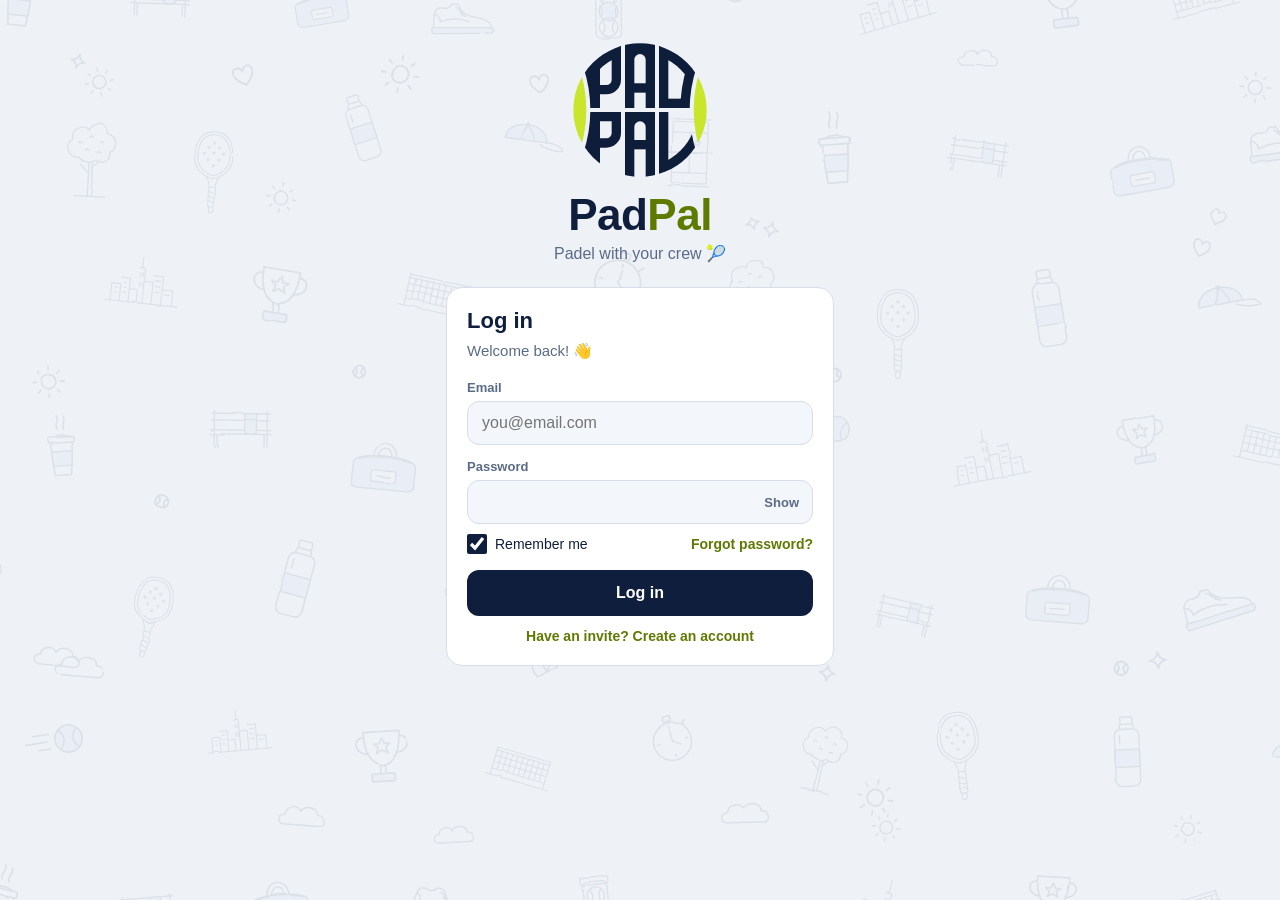
<file: feed.html>
<!doctype html>
<html lang="en">
<head>
<meta charset="utf-8">
<meta name="viewport" content="width=device-width, initial-scale=1, viewport-fit=cover">
<title>PadPal Feed</title>
<link rel="icon" type="image/png" href="favicon.png">
<link rel="apple-touch-icon" href="icon-180.png">
<link rel="manifest" href="manifest.json">
<meta name="apple-mobile-web-app-title" content="PadPal">
<meta name="theme-color" content="#0B1426">
<link rel="stylesheet" href="styles.css?v=33">
<link rel="preconnect" href="https://cbakwbftxrxcojuohdrl.supabase.co" crossorigin>
<script src="supabase-2.45.4.js"></script>
<script src="config.js?v=33"></script>
<script src="auth.js?v=33"></script>
<script src="doodles.js?v=33"></script>
<script src="levels.js?v=33"></script>
<script src="rate.js?v=33"></script>
<script src="sessions.js?v=33"></script>
<script src="share.js?v=33"></script>
<script>PadPal.me = PadPal.guard(); // members only</script>
<style>
  /* ===== Feed-only styles ===== */

  /* 🏷️ Tags */
  .tag-line { font-size: 13px; color: var(--text-2); margin: 10px 0 0; line-height: 26px; }
  .tag-line a { color: var(--text); font-weight: 700; text-decoration: none; }
  .tag-line .untag { float: right; border: 1px solid var(--line); background: var(--card-2); border-radius: 999px; padding: 3px 10px; font-size: 12px; color: var(--text-2); }
  .tag-chips { display: flex; flex-wrap: wrap; gap: 6px; margin-bottom: 8px; }
  .tag-chips:empty { display: none; }
  .tag-chip { border: 1px solid var(--accent); background: color-mix(in srgb, var(--accent) 15%, transparent); color: var(--text); border-radius: 999px; padding: 5px 10px; font-size: 13px; font-weight: 600; }
  .tag-list { max-height: 240px; overflow-y: auto; }
  .tag-row { display: flex; align-items: center; gap: 10px; width: 100%; border: 0; border-bottom: 1px solid var(--line); background: none; padding: 7px 0; text-align: left; color: var(--text); }
  .tag-row .avatar { width: 34px; height: 34px; font-size: 14px; overflow: hidden; }
  .tag-row .avatar img { width: 100%; height: 100%; object-fit: cover; border-radius: 50%; }
  .tag-row span { flex: 1; min-width: 0; }
  .tag-row small { display: block; color: var(--text-2); font-size: 11px; }
  .tag-row i { font-style: normal; color: var(--accent); font-weight: 800; font-size: 18px; }
  article.flash { animation: postFlash 1.6s ease; }
  @keyframes postFlash { 0%, 50% { box-shadow: 0 0 0 3px var(--accent); } 100% { box-shadow: none; } }

  /* 24h photo row (like Instagram Stories) */
  .stories { display: flex; gap: 14px; overflow-x: auto; padding: 6px 0 14px; scrollbar-width: none; }
  .stories::-webkit-scrollbar { display: none; }
  .story { border: 0; background: none; padding: 0; display: flex; flex-direction: column; align-items: center; gap: 4px; width: 66px; flex-shrink: 0; }
  .ring { width: 64px; height: 64px; border-radius: 50%; padding: 3px; background: linear-gradient(135deg, var(--primary), var(--accent), var(--gold)); }
  .ring.seen { background: var(--line); }
  .ring .avatar { width: 100%; height: 100%; border: 3px solid var(--bg); font-size: 20px; overflow: hidden; }
  .story small { font-size: 11px; color: var(--text-2); max-width: 66px; overflow: hidden; text-overflow: ellipsis; white-space: nowrap; }
  .story .add { position: relative; }
  .story .add::after {
    content: "+"; position: absolute; right: 0; bottom: 0; width: 22px; height: 22px; border-radius: 50%;
    background: var(--primary); color: var(--primary-text); border: 2px solid var(--bg); display: grid; place-items: center; font-weight: 700; font-size: 15px; line-height: 1;
  }
  .avatar { overflow: hidden; }
  .avatar img { width: 100%; height: 100%; object-fit: cover; border-radius: 50%; display: block; }

  /* Post */
  .post-head { display: flex; align-items: center; justify-content: space-between; margin-bottom: 12px; gap: 8px; }
  .post-head .user { min-width: 0; }
  .more { border: 0; background: none; color: var(--text-2); font-size: 18px; padding: 4px 8px; }
  .post-text { margin: 0 0 4px; line-height: 1.45; font-size: 15px; white-space: pre-wrap; word-wrap: break-word; }
  .actions { display: flex; gap: 18px; margin-top: 12px; color: var(--text-2); font-size: 14px; flex-wrap: wrap; }
  .actions button { border: 0; background: none; padding: 4px 0; color: inherit; display: flex; align-items: center; gap: 5px; }
  .actions button.liked { color: var(--primary); font-weight: 700; }
  .actions .heart { display: inline-block; transition: transform .15s; }
  .actions .liked .heart { transform: scale(1.25); }

  /* "Play soon or lose points" banner */
  .idle-warn {
    display: block; text-decoration: none; margin: 4px 0 10px; padding: 10px 12px; border-radius: 12px; font-size: 13px; font-weight: 600;
    background: color-mix(in srgb, var(--loss) 14%, var(--card)); color: var(--text); border: 1px solid color-mix(in srgb, var(--loss) 40%, transparent);
  }

  /* Rank up / down announcement */
  .announce { text-align: center; padding: 18px 14px; }
  .announce.up { background: linear-gradient(160deg, color-mix(in srgb, var(--accent) 22%, var(--card)), var(--card)); }
  .announce.down { background: linear-gradient(160deg, color-mix(in srgb, var(--loss) 18%, var(--card)), var(--card)); }
  .announce .big { font-size: 40px; }
  .announce .avatar { margin: 8px auto 0; width: 52px; height: 52px; font-size: 20px; }
  .announce h4 { margin: 8px 0 4px; font-size: 17px; }
  .announce p { margin: 0; color: var(--text-2); font-size: 13px; }
  .tier-change { display: inline-flex; align-items: center; gap: 8px; margin: 8px 0 4px; font-weight: 700; font-size: 14px; }
  .announce .actions { justify-content: center; }

  /* Match result */
  .match { background: var(--card-2); border-radius: 12px; padding: 10px 12px; }
  .team { display: flex; justify-content: space-between; align-items: center; padding: 6px 0; gap: 8px; }
  .team + .team { border-top: 1px solid var(--line); }
  .team .players { font-size: 14px; min-width: 0; }
  .team.win .players { font-weight: 700; }
  .sets { display: flex; gap: 12px; font-variant-numeric: tabular-nums; font-weight: 700; }
  .team:not(.win) .sets { color: var(--text-2); font-weight: 500; }
  .result { display: flex; justify-content: space-between; margin-top: 10px; font-size: 13px; gap: 8px; flex-wrap: wrap; }

  /* Photo post */
  .photo { position: relative; border-radius: 12px; overflow: hidden; background: var(--card-2); margin-top: 8px; }
  .photo img { width: 100%; display: block; max-height: 70vh; object-fit: cover; }
  .timer {
    position: absolute; top: 10px; right: 10px; font-size: 12px; font-weight: 600;
    background: rgba(0,0,0,.55); color: #fff; padding: 4px 10px; border-radius: 999px;
  }
  .timer.pinned { background: var(--gold); color: #1C1F24; }

  .empty-feed { text-align: center; padding: 40px 16px; color: var(--text-2); }
  .empty-feed .big { font-size: 48px; }

  /* Story viewer (full screen) */
  .viewer {
    position: fixed; inset: 0; z-index: 50; background: #000; color: #fff;
    display: none; flex-direction: column; max-width: 440px; margin: 0 auto;
  }
  .viewer.open { display: flex; }
  .viewer .vhead { display: flex; align-items: center; gap: 10px; padding: calc(12px + env(safe-area-inset-top)) 12px 12px; }
  .viewer .vhead .avatar { width: 34px; height: 34px; color: var(--text); }
  .viewer .close { margin-left: auto; border: 0; background: none; color: #fff; font-size: 30px; }
  .viewer .vphoto { flex: 1; display: grid; place-items: center; margin: 0 12px; min-height: 0; }
  .viewer .vphoto img { max-width: 100%; max-height: 100%; border-radius: 16px; }
  .viewer .vcap { padding: 10px 14px 0; font-size: 15px; white-space: pre-wrap; }
  .viewer .vfoot { padding: 12px 12px calc(16px + env(safe-area-inset-bottom)); display: flex; align-items: center; justify-content: space-between; gap: 10px; font-size: 13px; }

  /* Comments + compose sheets */
  .comment { display: flex; gap: 10px; padding: 8px 0; font-size: 14px; }
  .comment .avatar { width: 32px; height: 32px; font-size: 13px; }
  .comment b { margin-right: 4px; }
  .comment .when { font-size: 11px; color: var(--text-2); }
  .comment-box { display: flex; gap: 8px; margin-top: 10px; }
  .comment-box input {
    flex: 1; min-width: 0; border: 1px solid var(--line); background: var(--card-2); color: var(--text);
    border-radius: 999px; padding: 10px 14px; font: inherit; font-size: 16px; outline: none;
  }
  .comment-box input:focus { border-color: var(--accent); }
  textarea.input { resize: none; font-family: inherit; }
  .preview { width: 100%; max-height: 40vh; object-fit: cover; border-radius: 12px; margin-bottom: 12px; display: block; }

  /* "New" menu */
  .menu { display: grid; grid-template-columns: 1fr 1fr; gap: 10px; }
  .menu button { border: 1px solid var(--line); background: var(--card-2); border-radius: 14px; padding: 16px 10px; text-align: left; }
  .menu span { font-size: 26px; display: block; margin-bottom: 6px; }
  .menu small { color: var(--text-2); display: block; font-size: 12px; margin-top: 2px; }
  /* Everyone / My PadPals switch (call 123) */
  .feed-seg { display: inline-flex; background: var(--card); border: 1px solid var(--line); border-radius: 999px; padding: 3px; margin: 0 0 12px; }
  .feed-seg button { border: 0; background: none; padding: 7px 15px; border-radius: 999px; font: inherit; font-size: 14px; font-weight: 600; color: var(--text-2); }
  .feed-seg button.on { background: var(--primary); color: var(--primary-text); }
  /* line icons for like / comment / share; share sits on the right */
  .actions .ic { width: 20px; height: 20px; fill: none; stroke: currentColor; stroke-width: 2; stroke-linecap: round; stroke-linejoin: round; display: block; }
  .actions .liked .ic { fill: #FF4D6D; stroke: #FF4D6D; transform: scale(1.1); }
  .actions .ic { transition: transform .15s; }
  .actions .push { margin-left: auto; }
  .more { font-size: 22px; line-height: 1; letter-spacing: 1px; font-weight: 700; }
  /* ⋯ menu */
  .pm-btn { display: flex; align-items: center; gap: 12px; width: 100%; border: 0; border-bottom: 1px solid var(--line); background: none; padding: 14px 4px; font: inherit; font-size: 16px; color: var(--text); text-align: left; }
  .pm-btn:last-child { border-bottom: 0; }
  .pm-btn.danger { color: var(--loss); font-weight: 600; }
  /* session result title: "⇄ Americano · 6 players · 4 rounds" */
  .s-title { display: flex; align-items: center; gap: 8px; flex-wrap: wrap; margin: 0 0 6px; font-size: 13px; color: var(--text-2); }
  .s-title .kind { background: var(--card-2); border: 1px solid var(--line); border-radius: 999px; padding: 4px 10px; font-weight: 700; color: var(--text); font-size: 13px; }
  /* 🎾 Play next (call 124) */
  .play-next { display: block; }
  .play-next .eyebrow { display: flex; align-items: center; gap: 6px; font-size: 11px; font-weight: 800; letter-spacing: 1.2px; text-transform: uppercase; color: var(--text-2); }
  .play-next .eyebrow i { width: 7px; height: 7px; border-radius: 50%; background: var(--accent); }
  .play-next h4 { margin: 6px 0 4px; font-size: 18px; line-height: 1.25; }
  .play-next .where { font-size: 13px; color: var(--text-2); }
  .play-next .where b { color: var(--text); }
  .play-next .row { display: flex; align-items: center; gap: 4px; margin-top: 12px; }
  .play-next .row .avatar { width: 30px; height: 30px; font-size: 12px; border: 2px solid var(--card); margin-right: -8px; }
  .play-next .row .free { width: 30px; height: 30px; border-radius: 50%; border: 1.5px dashed var(--text-2); display: grid; place-items: center; font-size: 11px; color: var(--text-2); margin-left: 12px; }
  .play-next .row .btn { margin-left: auto; padding: 8px 18px; font-size: 14px; text-decoration: none; }
  /* 🖥️ Big screens: the feed stays one column (like Instagram), just a bit wider */
  @media (min-width: 768px) { main.wrap { max-width: 620px; } .topbar-inner { max-width: 588px; } }
</style>
</head>
<body>

<header class="topbar">
  <div class="topbar-inner">
    <div class="logo"><img class="logo-img logo-for-dark" src="logo-dark.svg" alt=""><img class="logo-img logo-for-light" src="logo-light.svg" alt=""><span>Pad</span><b>Pal</b></div>  </div>
</header>

<main class="wrap">
  <a class="idle-warn" id="idleWarn" href="play.html" hidden></a>
  <div class="stories" id="stories"></div>
  <div class="feed-seg" id="feedChips">
    <button class="on" data-ffilter="all">Everyone</button>
    <button data-ffilter="pals">My PadPals</button>
  </div>
  <div class="error-box" id="feedError" role="alert" hidden></div>
  <div id="playNext"></div>
  <div id="feed"><div class="empty-feed">Loading…</div></div>
</main>

<!-- Bottom tab bar -->
<button class="fab" id="fab" aria-label="New post">+</button>
<nav class="tabbar">
  <div class="tabs">
    <a class="on" href="feed.html"><span>🏠</span>Feed</a>
    <a href="play.html"><span>🎾</span>Play</a>
    <a href="chat.html"><span>💬</span>Chat</a>
    <a href="ranks.html"><span>🏆</span>Ranks</a>
    <a href="profile.html"><span>👤</span>Me</a>
  </div>
</nav>

<input type="file" id="photoInput" accept="image/*" hidden>

<!-- Pop-ups -->
<div class="backdrop" id="backdrop"></div>

<div class="sheet" id="newSheet">
  <div class="grab"></div>
  <h3>Create</h3>
  <div class="menu">
    <button data-new="photo"><span>📷</span>Photo<small>Gone in 24h unless pinned</small></button>
    <button data-new="text"><span>✏️</span>Text post<small>Stays forever</small></button>
    <button data-soon="Logging matches"><span>🎾</span>Log a match<small>Coming in Stage 2</small></button>
    <button data-soon="Open games"><span>📣</span>Open game<small>Coming soon</small></button>
  </div>
</div>

<div class="sheet" id="composeSheet">
  <div class="grab"></div>
  <h3 id="composeTitle">New post</h3>
  <form id="composeForm">
    <img class="preview" id="composePreview" alt="" hidden>
    <div class="field">
      <label for="composeText" id="composeLabel">What's up?</label>
      <textarea class="input" id="composeText" rows="3" maxlength="500"></textarea>
      <small><span id="composeCount">0</span> / 500</small>
    </div>
    <div class="field">
      <div class="tag-chips" id="tagChips"></div>
      <button type="button" class="btn btn-ghost" id="tagOpen" style="width:100%;padding:9px;font-size:14px">👥 Tag PadPals</button>
      <div id="tagPanel" hidden>
        <input class="input" id="tagSearch" placeholder="🔍 Search your PadPals" autocomplete="off" style="margin:8px 0">
        <div class="tag-list" id="tagList"></div>
      </div>
    </div>
    <p class="meta" id="composeNote" style="margin:0 0 12px" hidden>⏳ This photo disappears after 24 hours. You can pin it to your profile to keep it.</p>
    <button class="btn btn-primary" id="composeBtn" style="width:100%">Post</button>
  </form>
</div>

<div class="sheet" id="menuSheet"><div class="grab"></div><div id="menuBody"></div></div>

<div class="sheet" id="detailSheet"><div class="grab"></div><div id="detailBody"></div></div>

<div class="sheet" id="reportSheet">
  <div class="grab"></div>
  <h3>⚠️ Report wrong score</h3>
  <p class="meta" style="margin:-4px 0 12px">The admin will check it. If the score was wrong, the admin can undo the match and everyone's points go back.</p>
  <form id="reportForm">
    <div class="field">
      <label for="reportText">What was wrong?</label>
      <textarea class="input" id="reportText" rows="3" maxlength="200" required placeholder="We won 6-4 7-5, not them 😅"></textarea>
    </div>
    <button class="btn btn-primary" style="width:100%">Send report</button>
  </form>
</div>

<div class="sheet" id="commentsSheet">
  <div class="grab"></div>
  <h3>Comments</h3>
  <div id="commentList"></div>
  <form class="comment-box" id="commentForm">
    <input id="commentInput" placeholder="Add a comment…" autocomplete="off" maxlength="300">
    <button class="btn btn-primary" style="padding:10px 16px">Send</button>
  </form>
</div>

<div class="viewer" id="viewer">
  <div class="vhead">
    <div class="avatar" id="vAvatar"></div>
    <div><div class="name" id="vName"></div><div style="font-size:12px;opacity:.7" id="vAgo"></div></div>
    <button class="close" id="vClose" aria-label="Close">×</button>
  </div>
  <div class="vphoto"><img id="vImg" alt=""></div>
  <div class="vcap" id="vCap"></div>
  <div class="vfoot">
    <span id="vLeft"></span>
    <button class="btn btn-accent" id="vPin" style="padding:8px 14px;font-size:13px">📌 Pin to profile</button>
  </div>
</div>

<div class="toast" id="toast"></div>

<script>
  var db = PadPal.db;
  var profile = null;
  var posts = [];
  var urls = {};        // photo path → link we can show
  var myPins = {};      // paths I've pinned to my profile
  var seen = {};        // stories already opened
  var commentsFor = null;
  var compose = null;   // { kind, file }
  var tagsOf = {};      // post id → tagged member ids
  var viewing = null;
  var matches = {};     // match id → match (with points changes)
  var sessions = {};    // game id → finished Americano/Mexicano (with points changes)
  var tourneys = {};    // tournament id → tournament (with teams)
  var people = {};      // member id → profile

  // ===== Helpers =====
  function $(id) { return document.getElementById(id); }
  function esc(s) {
    return String(s == null ? '' : s).replace(/[&<>"']/g, function (c) {
      return { '&': '&amp;', '<': '&lt;', '>': '&gt;', '"': '&quot;', "'": '&#39;' }[c];
    });
  }
  var toastTimer;
  function toast(msg) {
    var t = $('toast');
    t.textContent = msg;
    t.classList.add('show');
    clearTimeout(toastTimer);
    toastTimer = setTimeout(function () { t.classList.remove('show'); }, 2400);
  }
  function ago(iso) {
    var mins = Math.max(0, Math.round((Date.now() - new Date(iso)) / 60000));
    if (mins < 1) return 'just now';
    if (mins < 60) return mins + 'm ago';
    if (mins < 1440) return Math.round(mins / 60) + 'h ago';
    if (mins < 10080) return Math.round(mins / 1440) + 'd ago';
    return new Date(iso).toLocaleDateString();
  }
  function hoursLeft(iso) { return Math.max(1, Math.ceil((new Date(iso) - Date.now()) / 3600000)); }
  function nameOf(a) { return a ? (a.display_name || a.username) : 'Someone'; }
  function avatarHtml(a) {
    var url = a && a.avatar_url && urls[a.avatar_url];
    return url ? '<img src="' + url + '" alt="">' : esc(nameOf(a)[0].toUpperCase());
  }
  // "Are you sure?" without pop-ups: tap once to warn, again within 3s to do it
  var armed = {};
  function tapTwice(key, warning) {
    if (armed[key]) { armed[key] = false; return true; }
    armed[key] = true;
    toast(warning);
    setTimeout(function () { armed[key] = false; }, 3000);
    return false;
  }

  // ===== Load =====
  PadPal.snap.show('feed', [$('stories'), $('feed')]);   // 🗂️ what you saw last time, straight away
  PadPal.me.then(async function (me) {
    if (!me) return;
    profile = me.profile;
    // warn from 4 days without playing: "play by Sunday or lose 1 point"
    PadPal.inactivity(profile).then(function (inact) {
      if (!inact || inact.idle < 4) return;
      $('idleWarn').textContent = '🧊 No game for ' + inact.idle + ' days. Play by ' + inact.deadline + ' or lose ' +
        PadPal.fmt(inact.amount) + ' point' + (inact.amount === 1 ? '' : 's') + '. Tap to find a game 🎾';
      $('idleWarn').hidden = false;
    });
    load().then(jumpToPost);
    cleanupMyExpired();   // tidy-up runs alongside, it doesn't make you wait
  });

  // Refresh when you come back to the app
  document.addEventListener('visibilitychange', function () {
    if (document.visibilityState === 'visible' && profile) load();
  });

  // 🎾 Play next (call 124): the next game for you, shown on top of the feed only when there is one.
  // Your invite first, then a game you're in, then an open game with a free spot.
  async function loadPlayNext() {
    var r = await db.from('games').select('id, kind, scheduled_at, place, size, is_open, session_state, game_players(user_id, status)')
      .eq('status', 'open').gt('scheduled_at', new Date(Date.now() - 3 * 3600000).toISOString()).order('scheduled_at').limit(30);
    if (r.error || !r.data) { $('playNext').innerHTML = ''; return; }
    function st(g) { var x = g.game_players.filter(function (p) { return p.user_id === profile.id; })[0]; return x ? x.status : null; }
    function inOf(g) { return g.game_players.filter(function (p) { return p.status === 'joined'; }).map(function (p) { return p.user_id; }); }
    var list = r.data.filter(function (g) { return !g.session_state; });
    var g = list.filter(function (x) { return st(x) === 'invited'; })[0], how = 'invited';
    if (!g) { g = list.filter(function (x) { return st(x) === 'joined'; })[0]; how = 'in'; }
    if (!g) { g = list.filter(function (x) { return x.is_open && !st(x) && inOf(x).length < x.size; })[0]; how = 'open'; }
    if (!g) { $('playNext').innerHTML = ''; return; }
    var ids = inOf(g), free = Math.max(0, g.size - ids.length);
    var d = new Date(g.scheduled_at), now = new Date();
    var day = d.toDateString() === now.toDateString() ? 'Today'
      : d.toDateString() === new Date(now.getTime() + 86400000).toDateString() ? 'Tomorrow'
      : d.toLocaleDateString(undefined, { weekday: 'short' });
    var when = day + ', ' + d.toLocaleTimeString(undefined, { hour: '2-digit', minute: '2-digit' });
    var who = ids.length === 1 ? esc(nameOf(people[ids[0]]).split(' ')[0]) + ' is' : ids.length + ' PadPals are';
    var faces = ids.slice(0, 4).map(function (id) { return '<div class="avatar" data-uid="' + id + '">' + avatarHtml(people[id]) + '</div>'; }).join('');
    var btn = how === 'in' ? '<a class="btn btn-ghost" href="play.html">You\'re in ›</a>'
      : '<button class="btn btn-primary" data-pnjoin="' + g.id + '">Join</button>';
    $('playNext').innerHTML = '<article class="card play-next">' +
      '<div class="eyebrow"><i></i>' + (how === 'invited' ? 'You\'re invited' : 'Play next') + '</div>' +
      '<h4>' + who + ' playing ' + when + '</h4>' +
      '<div class="where">' + (PadPal.sessions.KINDS[g.kind] || '🎾 Match') + (g.place ? ' · 📍 ' + esc(g.place) : '') +
        (free ? ' · <b>' + free + ' slot' + (free === 1 ? '' : 's') + ' left</b>' : ' · <b>Full</b>') + '</div>' +
      '<div class="row">' + faces + (ids.length > 4 ? '<span class="meta" style="margin-left:12px">+' + (ids.length - 4) + '</span>' : '') +
        (free ? '<span class="free">+' + free + '</span>' : '') + btn + '</div></article>';
  }
  async function joinPlayNext(el, id) {
    el.disabled = true;
    var r = await db.rpc('join_game', { p_game: id, p_code: null });
    if (r.error) { el.disabled = false; return toast(PadPal.friendlyError(r.error)); }
    toast('🎾 You joined! See you on court');
    loadPlayNext();
  }

  async function load() {
    var r = await db.from('posts')
      .select('id, kind, body, photo_path, match_id, game_id, tournament_id, expires_at, created_at, author_id, author:profiles!posts_author_id_fkey(id, username, display_name, avatar_url), likes(user_id), comments(count)')
      .order('created_at', { ascending: false })
      .limit(50);
    if (r.error) {
      $('feed').innerHTML = '';
      $('feedError').textContent = PadPal.friendlyError(r.error);
      $('feedError').hidden = false;
      return;
    }
    $('feedError').hidden = true;
    posts = r.data.filter(function (p) { return !p.expires_at || new Date(p.expires_at) > Date.now(); });

    // ⚡ Everything the posts need, asked all at the same time (not one after another)
    var matchIds = posts.filter(function (p) { return p.match_id; }).map(function (p) { return p.match_id; });
    var gameIds = posts.filter(function (p) { return p.kind === 'session'; }).map(function (p) { return p.game_id; });
    var tIds = posts.filter(function (p) { return p.kind === 'tournament'; }).map(function (p) { return p.tournament_id; });
    var none = Promise.resolve({ data: [] });
    var got = await Promise.all([
      matchIds.length ? db.from('matches').select('id, a1, a2, b1, b2, sets, winner, played_at').in('id', matchIds) : none,
      matchIds.length ? db.from('point_changes').select('match_id, user_id, change, points_after').in('match_id', matchIds) : none,
      gameIds.length ? db.from('games').select('id, kind, place, scheduled_at, session_state').in('id', gameIds) : none,
      gameIds.length ? db.from('point_changes').select('game_id, user_id, change, created_at').in('game_id', gameIds) : none,
      tIds.length ? db.from('tournaments').select('id, name, kind, division, tournament_teams(id, p1, p2, place)').in('id', tIds) : none,
      posts.length ? db.from('post_tags').select('post_id, user_id').in('post_id', posts.map(function (p) { return p.id; })) : none,   // 🏷️ (no tags before 19_tags.sql)
      db.from('pinned_photos').select('path').eq('user_id', profile.id),
      PadPal.members().catch(function () { return []; })   // names for results, tags and the tag picker
    ]);
    (got[0].data || []).forEach(function (m) { matches[m.id] = m; m.changes = {}; });
    (got[1].data || []).forEach(function (c) { if (matches[c.match_id]) matches[c.match_id].changes[c.user_id] = c; });
    (got[2].data || []).forEach(function (g) { sessions[g.id] = g; g.changes = {}; });
    (got[3].data || []).forEach(function (c) { var g = sessions[c.game_id]; if (g) { g.changes[c.user_id] = c; g.finished = c.created_at; } });
    (got[4].data || []).forEach(function (t) { tourneys[t.id] = t; });
    tagsOf = {};
    (got[5].data || []).forEach(function (t) { (tagsOf[t.post_id] = tagsOf[t.post_id] || []).push(t.user_id); });
    myPins = {};
    (got[6].data || []).forEach(function (p) { myPins[p.path] = true; });
    got[7].forEach(function (m) { people[m.id] = m; });

    var paths = [];
    if (profile.avatar_url) paths.push(profile.avatar_url);
    posts.forEach(function (p) {
      if (p.photo_path) paths.push(p.photo_path);
      if (p.author && p.author.avatar_url) paths.push(p.author.avatar_url);
    });
    paths = paths.filter(function (p, i) { return paths.indexOf(p) === i && !urls[p]; });
    try { Object.assign(urls, await PadPal.photoUrls(paths)); } catch (err) {}

    renderStories();
    renderFeed();
    loadPlayNext().catch(function () {});   // needs the names above
    if (feedFilter === 'all') PadPal.snap.save('feed', [$('stories'), $('feed')]);   // 🗂️ shown instantly next time
  }

  // Photo posts older than 24h: delete them (and their file, unless pinned)
  async function cleanupMyExpired() {
    try {
      var r = await db.from('posts').select('id, photo_path')
        .eq('author_id', profile.id).lt('expires_at', new Date().toISOString());
      if (!r.data || !r.data.length) return;
      var pr = await db.from('pinned_photos').select('path').eq('user_id', profile.id);
      var pinned = {};
      (pr.data || []).forEach(function (p) { pinned[p.path] = true; });
      var files = r.data.map(function (p) { return p.photo_path; }).filter(function (f) { return f && !pinned[f]; });
      if (files.length) await db.storage.from('photos').remove(files);
      await db.from('posts').delete().in('id', r.data.map(function (p) { return p.id; }));
    } catch (err) { /* try again next time */ }
  }

  // ===== 24h photo row =====
  function renderStories() {
    var mine = { avatar_url: profile.avatar_url, display_name: profile.display_name, username: profile.username };
    var html = '<button class="story" data-new="photo"><div class="ring seen add"><div class="avatar">' + avatarHtml(mine) + '</div></div><small>Your photo</small></button>';
    posts.forEach(function (p) {
      if (p.kind !== 'photo') return;
      html += '<button class="story" data-story="' + p.id + '">' +
        '<div class="ring' + (seen[p.id] ? ' seen' : '') + '"><div class="avatar" data-uid="' + p.author_id + '">' + avatarHtml(p.author) + '</div></div>' +
        '<small>' + esc(p.author ? p.author.username : '') + '</small></button>';
    });
    $('stories').innerHTML = html;
  }

  // ===== Posts =====
  // 🎉 / 😱 posted automatically when someone moves to another tier
  function tierByName(n) { return PadPal.TIERS.filter(function (t) { return t.name === n; })[0] || { icon: '', name: n }; }
  function rankPostHtml(p) {
    var a = p.author || {};
    var parts = (p.body || '').split('|');
    var from = tierByName(parts[0]), to = tierByName(parts[1]);
    var up = p.kind === 'rankup';
    var liked = p.likes.some(function (l) { return l.user_id === profile.id; });
    var nComments = p.comments && p.comments[0] ? p.comments[0].count : 0;
    var lines = up
      ? ['keep grinding 💪', 'the climb continues 🧗', 'who can stop this? 🔥']
      : ["didn't play enough? 🧊", 'time for revenge 😤', 'not having fun = you\'re out 😂'];
    var line = lines[p.id.charCodeAt(0) % lines.length];
    return '<article class="card announce ' + (up ? 'up' : 'down') + '">' +
      '<div class="big">' + (up ? '🎉' : '😱') + '</div>' +
      '<div class="avatar">' + avatarHtml(a) + '</div>' +
      '<h4>' + esc(nameOf(a)) + (up ? ' ranked up!' : ' dropped a tier!') + '</h4>' +
      '<div class="tier-change"><span class="pill">' + from.icon + ' ' + esc(from.name) + '</span>→<span class="pill">' + to.icon + ' ' + esc(to.name) + '</span></div>' +
      '<p>' + PadPal.fmt(parts[2]) + ' points · ' + line + ' · ' + ago(p.created_at) + '</p>' +
      '<div class="actions">' +
        '<button class="' + (liked ? 'liked' : '') + '" data-like="' + p.id + '" aria-label="Like">' + ICON.heart + p.likes.length + '</button>' +
        '<button data-comments="' + p.id + '" aria-label="Comments">' + ICON.comment + nComments + '</button>' +
        (p.kind === 'rankup' ? '<button data-share="' + p.id + '">' + ICON.share + 'Share</button>' : '') +
        (profile.is_admin ? '<button data-pmenu="' + p.id + '" aria-label="More" style="font-size:20px;font-weight:700">⋯</button>' : '') +
      '</div></article>';
  }

  // Opened from a 🔔 (feed.html#post-<id>): scroll to that post and highlight it
  function jumpToPost() {
    var m = /^#post-(.+)$/.exec(location.hash);
    if (!m) return;
    var el = document.getElementById('post-' + m[1]);
    if (!el) return toast('That post is gone (photos disappear after 24h)');
    el.scrollIntoView({ behavior: 'smooth', block: 'center' });
    el.classList.add('flash');
    history.replaceState(null, '', 'feed.html');
  }

  // "👥 with Budi, Rina and Eko" (tap a name → profile) + "Remove me" if you're tagged
  function tagLine(p) {
    var ids = (tagsOf[p.id] || []).filter(function (id) { return people[id]; });
    if (!ids.length) return '';
    var links = ids.map(function (id) { return '<a href="' + profileLink(id) + '" data-uid="' + id + '">' + esc(fullName(id).split(' ')[0]) + '</a>'; });
    var text = links.length === 1 ? links[0] : links.slice(0, -1).join(', ') + ' and ' + links[links.length - 1];
    return '<div class="tag-line">👥 with ' + text +
      (ids.indexOf(profile.id) > -1 ? ' <button class="untag" data-untagme="' + p.id + '">Remove me</button>' : '') + '</div>';
  }

  function renderPost(p) {
    if (p.kind === 'rankup' || p.kind === 'rankdown') return rankPostHtml(p);
    var a = p.author || {};
    var mine = p.author_id === profile.id;
    var liked = p.likes.some(function (l) { return l.user_id === profile.id; });
    var nComments = p.comments && p.comments[0] ? p.comments[0].count : 0;
    var html = '<article class="card" id="post-' + p.id + '">' +
      '<div class="post-head"><a class="user" href="' + profileLink(p.author_id) + '" style="text-decoration:none;color:var(--text)"><div class="avatar" data-uid="' + p.author_id + '">' + avatarHtml(a) + '</div>' +
      '<div style="min-width:0"><div class="name" data-uid="' + p.author_id + '">' + esc(nameOf(a)) + '</div>' +
      '<div class="meta">@' + esc(a.username) + ' · ' + ago(p.created_at) + '</div></div></a>' +
      '<button class="more" data-pmenu="' + p.id + '" aria-label="More">⋯</button>' +
      '</div>';
    if (p.body) html += '<p class="post-text">' + esc(p.body) + '</p>';
    if (p.kind === 'match') html += matchHtml(matches[p.match_id]);
    if (p.kind === 'session') html += sessionHtml(sessions[p.game_id]);
    if (p.kind === 'tournament') html += tourneyHtml(tourneys[p.tournament_id], p.body);
    if (p.kind === 'photo') {
      var pinned = mine && myPins[p.photo_path];
      html += '<button class="photo" data-story="' + p.id + '" style="border:0;padding:0;width:100%;display:block">' +
        (urls[p.photo_path] ? '<img src="' + urls[p.photo_path] + '" alt="" loading="lazy">' : '<div style="padding:60px 0">📷</div>') +
        (pinned ? '<span class="timer pinned">📌 Pinned</span>' : '<span class="timer">⏳ ' + hoursLeft(p.expires_at) + 'h left</span>') +
        '</button>';
    }
    html += tagLine(p);
    html += '<div class="actions">' +
      '<button class="' + (liked ? 'liked' : '') + '" data-like="' + p.id + '" aria-label="Like">' + ICON.heart + p.likes.length + '</button>' +
      '<button data-comments="' + p.id + '" aria-label="Comments">' + ICON.comment + nComments + '</button>' +
      (mine && p.kind === 'photo' && !myPins[p.photo_path] ? '<button data-pin="' + p.id + '">📌 Pin to profile</button>' : '') +
      (p.kind === 'match' && canReport(matches[p.match_id]) ? '<button data-rate="' + matchPlayers(matches[p.match_id]) + '">🎯 Rate shots</button>' : '') +
      (p.kind === 'session' && canReportSession(sessions[p.game_id]) ? '<button data-rate="' + Object.keys(sessions[p.game_id].changes).join(',') + '">🎯 Rate shots</button>' : '') +
      (p.kind === 'match' && canReport(matches[p.match_id]) ? '<button data-report="' + p.match_id + '">⚠️ Wrong score?</button>' : '') +
      (p.kind === 'session' && canReportSession(sessions[p.game_id]) ? '<button data-report-session="' + p.game_id + '">⚠️ Wrong score?</button>' : '') +
      '<button class="push" data-share="' + p.id + '" aria-label="Share">' + ICON.share + '</button>' +
      '</div></article>';
    return html;
  }

  // ⋯ menu of a post: share, and delete (your own post, or any post for the admin)
  function openPostMenu(id) {
    var p = findPost(id);
    if (!p) return;
    var canDelete = p.author_id === profile.id || profile.is_admin;
    $('menuBody').innerHTML =
      '<button class="pm-btn" data-share="' + id + '">📤 Share as a picture</button>' +
      (canDelete ? '<button class="pm-btn danger" data-delete="' + id + '">🗑️ Delete post</button>' : '') +
      '<button class="pm-btn" data-close-menu="1" style="justify-content:center;color:var(--text-2)">Cancel</button>';
    openSheet($('menuSheet'));
  }

  // line icons (like the owner's design)
  var ICON = {
    heart: '<svg class="ic" viewBox="0 0 24 24"><path d="M20.8 4.6a5.5 5.5 0 0 0-7.8 0L12 5.7l-1-1.1a5.5 5.5 0 0 0-7.8 7.8l1 1.1L12 21l7.8-7.5 1-1.1a5.5 5.5 0 0 0 0-7.8z"/></svg>',
    comment: '<svg class="ic" viewBox="0 0 24 24"><path d="M21 15a2 2 0 0 1-2 2H7l-4 4V5a2 2 0 0 1 2-2h14a2 2 0 0 1 2 2z"/></svg>',
    share: '<svg class="ic" viewBox="0 0 24 24"><path d="M4 12v8a2 2 0 0 0 2 2h12a2 2 0 0 0 2-2v-8"/><path d="M16 6l-4-4-4 4"/><path d="M12 2v13"/></svg>'
  };

  // Players of a match can report a wrong score within 24 hours
  function canReport(m) {
    if (!m) return false;
    var played = [m.a1, m.a2, m.b1, m.b2].indexOf(profile.id) > -1;
    return played && Date.now() - new Date(m.played_at) < 24 * 3600000;
  }
  function matchPlayers(m) { return [m.a1, m.a2, m.b1, m.b2].join(','); }
  function canReportSession(g) {
    return g && g.changes[profile.id] && Date.now() - new Date(g.finished) < 24 * 3600000;
  }
  var reportFor = null;
  var reportKind = 'match';
  function openReport(id, kind) {
    reportFor = id;
    reportKind = kind || 'match';
    $('reportText').value = '';
    closeSheets();
    openSheet($('reportSheet'));
  }

  // Match result card: winners on top, sets, everyone's points change
  function matchHtml(m) {
    if (!m) return '<p class="meta">Match result unavailable.</p>';
    function nm(id) { var p = people[id]; return esc(p ? (p.display_name || p.username) : '?'); }
    var teams = { a: [m.a1, m.a2], b: [m.b1, m.b2] };
    var win = m.winner, lose = win === 'a' ? 'b' : 'a';
    var idx = win === 'a' ? [0, 1] : [1, 0];
    function row(team, won) {
      return '<div class="team' + (won ? ' win' : '') + '"><div class="players">' + (won ? '🏆 ' : '') +
        nm(teams[team][0]) + ' & ' + nm(teams[team][1]) + '</div><div class="sets">' +
        m.sets.map(function (s) { return '<span>' + s[won ? idx[0] : idx[1]] + '</span>'; }).join('') + '</div></div>';
    }
    function changes(team) {
      return teams[team].map(function (id) {
        var c = m.changes[id];
        if (!c) return nm(id);
        return nm(id) + ' <span class="' + (c.change >= 0 ? 'plus' : 'minus') + '">' + PadPal.fmtChange(c.change) + '</span>';
      }).join(' · ');
    }
    return '<div class="match">' + row(win, true) + row(lose, false) + '</div>' +
      '<div class="result"><span>' + changes(win) + '</span><span>' + changes(lose) + '</span></div>';
  }

  // Tournament started / finished
  function tourneyHtml(t, what) {
    if (!t) return '<p class="meta">Tournament unavailable.</p>';
    function nm(id) { var p = people[id]; return esc(p ? (p.display_name || p.username) : '?'); }
    var title = (t.kind === 'official' ? '🏆 ' : '🎉 ') + esc(t.name);
    var html = '<a href="tourney.html?id=' + t.id + '" style="display:block;text-decoration:none;color:var(--text)"><div class="match">';
    if (what === 'finished') {
      [[1, '🥇'], [2, '🥈'], [3, '🥉']].forEach(function (r) {
        t.tournament_teams.filter(function (tm) { return tm.place === r[0]; }).forEach(function (tm) {
          html += '<div class="team' + (r[0] === 1 ? ' win' : '') + '"><div class="players">' + r[1] + ' ' + nm(tm.p1) + ' & ' + nm(tm.p2) + '</div></div>';
        });
      });
      html = '<p class="post-text" style="font-weight:600">' + title + ' · final results</p>' + html;
    } else {
      html = '<p class="post-text" style="font-weight:600">' + title + ' has started! 🚀</p>' + html +
        '<div class="team"><div class="players">' + t.tournament_teams.length + ' teams · tap to follow the groups and bracket</div></div>';
    }
    return html + '</div></a>';
  }

  // Session result: 🥇🥈🥉 podium, then everyone's place, games won/lost and points
  function personName(id) { var p = people[id]; return esc(p ? (p.display_name || p.username) : '?'); }
  function personAvatar(id) { return avatarHtml(people[id]); }
  function sessionHtml(g) {
    if (!g || !g.session_state || !g.session_state.players) return '<p class="meta">Session result unavailable.</p>';
    var s = g.session_state;
    var changes = {};
    Object.keys(g.changes).forEach(function (id) { changes[id] = g.changes[id].change; });
    var list = PadPal.sessions.rows(s, changes);
    return '<div class="s-title"><span class="kind">' + (PadPal.sessions.KINDS[g.kind] || '🔄 Session') + '</span>' + s.players.length + ' players · ' + s.rounds.length + ' rounds</div>' +
      PadPal.sessions.podium(list, personName, personAvatar) +
      '<div class="match" style="padding:2px 12px">' + PadPal.sessions.table(list, personName, profile.id) + '</div>' +
      '<button class="btn btn-ghost" style="width:100%;margin-top:8px;padding:8px;font-size:13px" data-sdetail="' + g.id + '">📋 See all rounds</button>';
  }

  // 📤 Share any post as a story picture (full names, PadPal logo, "Exclusive Club")
  function fullName(id) { var p = people[id]; return p ? (p.display_name || p.username) : '?'; }
  async function sharePost(p) {
    if (!p) return;
    toast('📸 Making your picture…');
    var a = p.author || {};
    if (p.kind === 'match' && matches[p.match_id]) {
      var m = matches[p.match_id];
      return PadPal.share.match({ a: [fullName(m.a1), fullName(m.a2)], b: [fullName(m.b1), fullName(m.b2)], sets: m.sets, winner: m.winner, when: m.played_at,
        changes: Object.keys(m.changes).map(function (id) { return [fullName(id), m.changes[id].change]; }) });
    }
    if (p.kind === 'session' && sessions[p.game_id]) {
      var g = sessions[p.game_id], ch = {};
      Object.keys(g.changes).forEach(function (id) { ch[id] = g.changes[id].change; });
      var rows = PadPal.sessions.rows(g.session_state, ch);
      var mine = rows.filter(function (x) { return x.id === profile.id; })[0];
      return PadPal.share.session({ title: PadPal.sessions.KINDS[g.kind] || '🔄 Session', when: g.scheduled_at, place: g.place,
        top: rows.slice(0, 3).map(function (x) { return { name: fullName(x.id), total: x.total, place: x.place }; }),
        me: mine ? { name: fullName(mine.id), place: mine.place, n: rows.length, total: mine.total, w: mine.w, l: mine.l, d: mine.d } : null });
    }
    if (p.kind === 'tournament' && tourneys[p.tournament_id]) {
      var t = tourneys[p.tournament_id];
      var top = t.tournament_teams.filter(function (tm) { return tm.place && tm.place <= 3; }).sort(function (x, y) { return x.place - y.place; });
      return PadPal.share.session({ title: '🏆 ' + t.name, when: p.created_at,
        top: top.map(function (tm) { return { name: fullName(tm.p1).split(' ')[0] + ' & ' + fullName(tm.p2).split(' ')[0], total: '', place: tm.place }; }), me: null });
    }
    if (p.kind === 'rankup') {
      var to = tierByName((p.body || '').split('|')[1]);
      var who = Object.assign({}, people[p.author_id] || a);
      return PadPal.levels.shareCard(to, who);
    }
    return PadPal.share.post({ name: nameOf(a), text: p.body, photoUrl: p.photo_path ? urls[p.photo_path] : null, when: p.created_at });
  }

  function profileLink(id) { return id === profile.id ? 'profile.html' : 'profile.html?id=' + id; }

  // All posts, or only from your PadPals (people you played with) and you
  var feedFilter = 'all';
  var myPals = null;   // id → true
  function renderFeed() {
    var shown = posts;
    if (feedFilter === 'pals' && myPals) shown = posts.filter(function (p) { return p.author_id === profile.id || myPals[p.author_id]; });
    $('feed').innerHTML = shown.length
      ? shown.map(renderPost).join('')
      : feedFilter === 'pals'
        ? '<div class="empty-feed"><div class="big">👥</div><p><b>No posts from your PadPals yet.</b></p><p>PadPals are everyone you played a game with. Go play! 🎾</p></div>'
        : '<div class="empty-feed"><div class="big">🎾</div><p><b>No posts yet.</b></p><p>Be the first! Tap the <b>+</b> button to post a photo or a message.</p></div>';
  }
  async function setFeedFilter(f) {
    if (f === 'pals' && !myPals) {
      var r = await db.rpc('padpals', { p_user: profile.id });
      if (r.error) return toast('PadPals need an update: run 16_social.sql in Supabase');
      myPals = {};
      r.data.forEach(function (x) { myPals[x.user_id] = true; });
    }
    feedFilter = f;
    document.querySelectorAll('#feedChips button').forEach(function (b) { b.classList.toggle('on', b.dataset.ffilter === f); });
    renderFeed();
  }

  function findPost(id) { return posts.filter(function (p) { return p.id === id; })[0]; }

  // ===== Likes =====
  async function toggleLike(id) {
    var p = findPost(id);
    var liked = p.likes.some(function (l) { return l.user_id === profile.id; });
    // update the screen first, then save
    if (liked) p.likes = p.likes.filter(function (l) { return l.user_id !== profile.id; });
    else p.likes.push({ user_id: profile.id });
    renderFeed();
    var r = liked
      ? await db.from('likes').delete().eq('post_id', id).eq('user_id', profile.id)
      : await db.from('likes').insert({ post_id: id });
    if (r.error) { toast(PadPal.friendlyError(r.error)); load(); }
  }

  // ===== Comments =====
  async function openComments(id) {
    commentsFor = id;
    $('commentList').innerHTML = '<p class="meta">Loading…</p>';
    openSheet($('commentsSheet'));
    await renderComments();
  }
  async function renderComments() {
    var r = await db.from('comments')
      .select('id, body, created_at, author:profiles!comments_author_id_fkey(username, display_name, avatar_url)')
      .eq('post_id', commentsFor).order('created_at');
    if (r.error) { $('commentList').innerHTML = '<p class="meta">' + esc(PadPal.friendlyError(r.error)) + '</p>'; return; }
    var paths = r.data.map(function (c) { return c.author && c.author.avatar_url; }).filter(function (x) { return x && !urls[x]; });
    try { Object.assign(urls, await PadPal.photoUrls(paths)); } catch (err) {}
    $('commentList').innerHTML = r.data.length
      ? r.data.map(function (c) {
          return '<div class="comment"><div class="avatar">' + avatarHtml(c.author) + '</div>' +
            '<div><b>' + esc(c.author ? c.author.username : '') + '</b>' + esc(c.body) +
            '<div class="when">' + ago(c.created_at) + '</div></div></div>';
        }).join('')
      : '<p class="meta">No comments yet. Be the first! 🎾</p>';
  }
  $('commentForm').addEventListener('submit', async function (e) {
    e.preventDefault();
    var text = $('commentInput').value.trim();
    if (!text) return;
    $('commentInput').value = '';
    var r = await db.from('comments').insert({ post_id: commentsFor, body: text });
    if (r.error) return toast(PadPal.friendlyError(r.error));
    var p = findPost(commentsFor);
    if (p) { p.comments = [{ count: (p.comments[0] ? p.comments[0].count : 0) + 1 }]; renderFeed(); }
    renderComments();
  });

  // ===== New posts =====
  // ===== 🏷️ Tag PadPals (people you played with), max 10 =====
  var tags = [];        // ids you're tagging in the post you're writing
  var myPalList = null; // [{ user_id, games }] most games first
  var myStars = {};     // ⭐ favourites
  async function loadTagOptions() {
    if (myPalList) return;
    var r = await db.rpc('padpals', { p_user: profile.id });
    myPalList = r.error ? [] : r.data;
    var f = await db.from('favourites').select('fav_id');
    (f.data || []).forEach(function (x) { myStars[x.fav_id] = true; });
  }
  function renderTagChips() {
    $('tagChips').innerHTML = tags.map(function (id) {
      return '<button type="button" class="tag-chip" data-untagpick="' + id + '">' + esc(fullName(id)) + ' ✕</button>';
    }).join('');
    $('tagOpen').textContent = tags.length ? '👥 Tag more (' + tags.length + '/10)' : '👥 Tag PadPals';
  }
  function renderTagList() {
    var q = $('tagSearch').value.trim().toLowerCase();
    var list = (myPalList || []).filter(function (x) { return people[x.user_id] && tags.indexOf(x.user_id) < 0; })
      .sort(function (a, b) { return (myStars[b.user_id] ? 1 : 0) - (myStars[a.user_id] ? 1 : 0) || b.games - a.games; });
    if (q) list = list.filter(function (x) {
      var p = people[x.user_id];
      return (p.display_name || '').toLowerCase().indexOf(q) > -1 || (p.username || '').toLowerCase().indexOf(q) > -1;
    });
    $('tagList').innerHTML = !(myPalList || []).length
      ? '<p class="meta" style="margin:0">No PadPals yet. Play a game with friends, then you can tag them 🎾</p>'
      : list.length ? list.slice(0, 30).map(function (x) {
          var p = people[x.user_id];
          return '<button type="button" class="tag-row" data-tagpick="' + x.user_id + '"><div class="avatar" data-uid="' + x.user_id + '">' + avatarHtml(p) + '</div>' +
            '<span><b>' + (myStars[x.user_id] ? '⭐ ' : '') + esc(nameOf(p)) + '</b><small>@' + esc(p.username) + ' · played together ' + x.games + '×</small></span><i>＋</i></button>';
        }).join('')
      : '<p class="meta" style="margin:0">No PadPal called "' + esc(q) + '" 🤷</p>';
  }
  $('tagOpen').addEventListener('click', async function () {
    $('tagPanel').hidden = false;
    await loadTagOptions();
    renderTagList();
    $('tagSearch').focus();
  });
  $('tagSearch').addEventListener('input', renderTagList);
  $('composeSheet').addEventListener('click', function (e) {
    var add = e.target.closest('[data-tagpick]'), rm = e.target.closest('[data-untagpick]');
    if (add) {
      if (tags.length >= 10) return toast('Max 10 tags per post');
      tags.push(add.dataset.tagpick);
      $('tagSearch').value = '';
      renderTagChips(); renderTagList();
    } else if (rm) {
      tags = tags.filter(function (id) { return id !== rm.dataset.untagpick; });
      renderTagChips(); if (!$('tagPanel').hidden) renderTagList();
    }
  });

  function startCompose(kind, file) {
    compose = { kind: kind, file: file };
    tags = [];
    renderTagChips();
    $('tagPanel').hidden = true;
    $('tagSearch').value = '';
    $('composeTitle').textContent = kind === 'photo' ? 'New photo' : 'New post';
    $('composeLabel').textContent = kind === 'photo' ? 'Caption (optional)' : "What's up?";
    $('composeText').value = '';
    $('composeText').required = kind === 'text';
    $('composeCount').textContent = '0';
    $('composeNote').hidden = kind !== 'photo';
    if (file) { $('composePreview').src = URL.createObjectURL(file); $('composePreview').hidden = false; }
    else $('composePreview').hidden = true;
    closeSheets();
    openSheet($('composeSheet'));
  }
  $('photoInput').addEventListener('change', function () {
    var file = this.files[0];
    this.value = '';
    if (file) startCompose('photo', file);
  });
  $('composeText').addEventListener('input', function () { $('composeCount').textContent = this.value.length; });
  $('composeForm').addEventListener('submit', async function (e) {
    e.preventDefault();
    var btn = $('composeBtn');
    btn.disabled = true;
    btn.textContent = compose.kind === 'photo' ? 'Uploading…' : 'Posting…';
    try {
      var row = { kind: compose.kind, body: $('composeText').value.trim() || null };
      if (compose.kind === 'photo') row.photo_path = await PadPal.uploadPhoto(compose.file, 'post');
      var r = await db.from('posts').insert(row).select('id').single();
      if (r.error) {
        if (row.photo_path) db.storage.from('photos').remove([row.photo_path]);
        throw r.error;
      }
      var tagged = 0;
      if (tags.length) {   // 🏷️ tagged friends get a 🔔
        var t = await db.rpc('tag_post', { p_post: r.data.id, p_users: tags });
        if (t.error) toast(/tag_post/.test(t.error.message) ? 'Posted, but tags need 19_tags.sql in Supabase' : PadPal.friendlyError(t.error));
        else tagged = t.data;
      }
      closeSheets();
      if (!tags.length || tagged) toast((compose.kind === 'photo' ? '📷 Posted! Visible for 24 hours' : '✅ Posted!') + (tagged ? ' · 🏷️ ' + tagged + ' tagged' : ''));
      await load();
      window.scrollTo(0, 0);
    } catch (err) {
      toast(PadPal.friendlyError(err));
    }
    btn.disabled = false;
    btn.textContent = 'Post';
  });

  // ===== Pin a photo to your profile =====
  async function pinPost(id) {
    var p = findPost(id);
    var r = await db.from('pinned_photos').insert({ path: p.photo_path });
    if (r.error) return toast(PadPal.friendlyError(r.error));
    myPins[p.photo_path] = true;
    renderFeed();
    if (viewing && viewing.id === id) $('vPin').hidden = true;
    toast('📌 Pinned to your profile. It stays forever!');
  }

  // ===== Delete a post =====
  async function deletePost(id) {
    if (!tapTwice('delete' + id, 'Tap 🗑️ again to delete this post')) return;
    var p = findPost(id);
    var r = await db.from('posts').delete().eq('id', id);
    if (r.error) return toast(PadPal.friendlyError(r.error));
    if (p.photo_path && p.author_id === profile.id && !myPins[p.photo_path]) db.storage.from('photos').remove([p.photo_path]);
    posts = posts.filter(function (x) { return x.id !== id; });
    closeSheets();
    renderStories();
    renderFeed();
    toast('🗑️ Post deleted');
  }

  // ===== Photo viewer =====
  function openStory(id) {
    var p = findPost(id);
    viewing = p;
    seen[id] = true;
    $('vAvatar').innerHTML = avatarHtml(p.author);
    $('vName').textContent = nameOf(p.author);
    $('vAgo').textContent = ago(p.created_at);
    $('vImg').src = urls[p.photo_path] || '';
    $('vCap').textContent = p.body || '';
    var mine = p.author_id === profile.id;
    $('vLeft').textContent = mine && myPins[p.photo_path] ? '📌 Pinned to your profile' : '⏳ Disappears in ' + hoursLeft(p.expires_at) + 'h';
    $('vPin').hidden = !(mine && !myPins[p.photo_path]);
    $('viewer').classList.add('open');
  }
  function closeStory() { $('viewer').classList.remove('open'); viewing = null; renderStories(); }
  $('vClose').addEventListener('click', closeStory);
  $('vPin').addEventListener('click', function () { if (viewing) pinPost(viewing.id); });

  // ===== Sheets =====
  function openSheet(el) { el.classList.add('open'); $('backdrop').classList.add('open'); }
  function closeSheets() {
    document.querySelectorAll('.sheet.open').forEach(function (s) { s.classList.remove('open'); });
    $('backdrop').classList.remove('open');
  }
  $('backdrop').addEventListener('click', closeSheets);
  $('fab').addEventListener('click', function () { openSheet($('newSheet')); });
  $('reportForm').addEventListener('submit', async function (e) {
    e.preventDefault();
    var r = reportKind === 'session'
      ? await db.rpc('report_session', { p_game: reportFor, p_reason: $('reportText').value })
      : await db.rpc('report_match', { p_match: reportFor, p_reason: $('reportText').value });
    if (r.error) return toast(PadPal.friendlyError(r.error));
    closeSheets();
    toast('📨 Report sent to the admin');
  });

  // ===== One click handler for the feed =====
  document.addEventListener('click', function (e) {
    var el = e.target.closest('[data-pmenu],[data-close-menu],[data-pnjoin],[data-untagme],[data-share],[data-like],[data-comments],[data-story],[data-new],[data-pin],[data-delete],[data-report],[data-report-session],[data-rate],[data-ffilter],[data-sdetail],[data-soon]');
    if (!el) return;
    var d = el.dataset;
    if (d.untagme) {
      if (!tapTwice('untag' + d.untagme, 'Tap again to remove your tag from this post')) return;
      db.rpc('untag_me', { p_post: d.untagme }).then(function (r) {
        if (r.error) return toast(PadPal.friendlyError(r.error));
        tagsOf[d.untagme] = (tagsOf[d.untagme] || []).filter(function (id) { return id !== profile.id; });
        renderFeed(); toast('🏷️ Tag removed');
      });
    }
    else if (d.pmenu) openPostMenu(d.pmenu);
    else if (d.closeMenu) closeSheets();
    else if (d.pnjoin) joinPlayNext(el, d.pnjoin);
    else if (d.share) { closeSheets(); sharePost(findPost(d.share)); }
    else if (d.ffilter) setFeedFilter(d.ffilter);
    else if (d.sdetail) {
      var g = sessions[d.sdetail], ch = {};
      Object.keys(g.changes).forEach(function (id) { ch[id] = g.changes[id].change; });
      $('detailBody').innerHTML = PadPal.sessions.detail(g, ch, personName, personAvatar, profile.id);
      openSheet($('detailSheet'));
    }
    else if (d.rate) PadPal.openRating(d.rate.split(','));
    else if (d.report) openReport(d.report, 'match');
    else if (d.reportSession) openReport(d.reportSession, 'session');
    else if (d.like) toggleLike(d.like);
    else if (d.comments) openComments(d.comments);
    else if (d.story) openStory(d.story);
    else if (d.pin) pinPost(d.pin);
    else if (d.delete) deletePost(d.delete);
    else if (d.new === 'photo') { closeSheets(); $('photoInput').click(); }
    else if (d.new === 'text') startCompose('text');
    else if (d.soon) { e.preventDefault(); closeSheets(); toast('🚧 ' + d.soon + ': coming in a later step'); }
  });
</script>
</body>
</html>
</file>
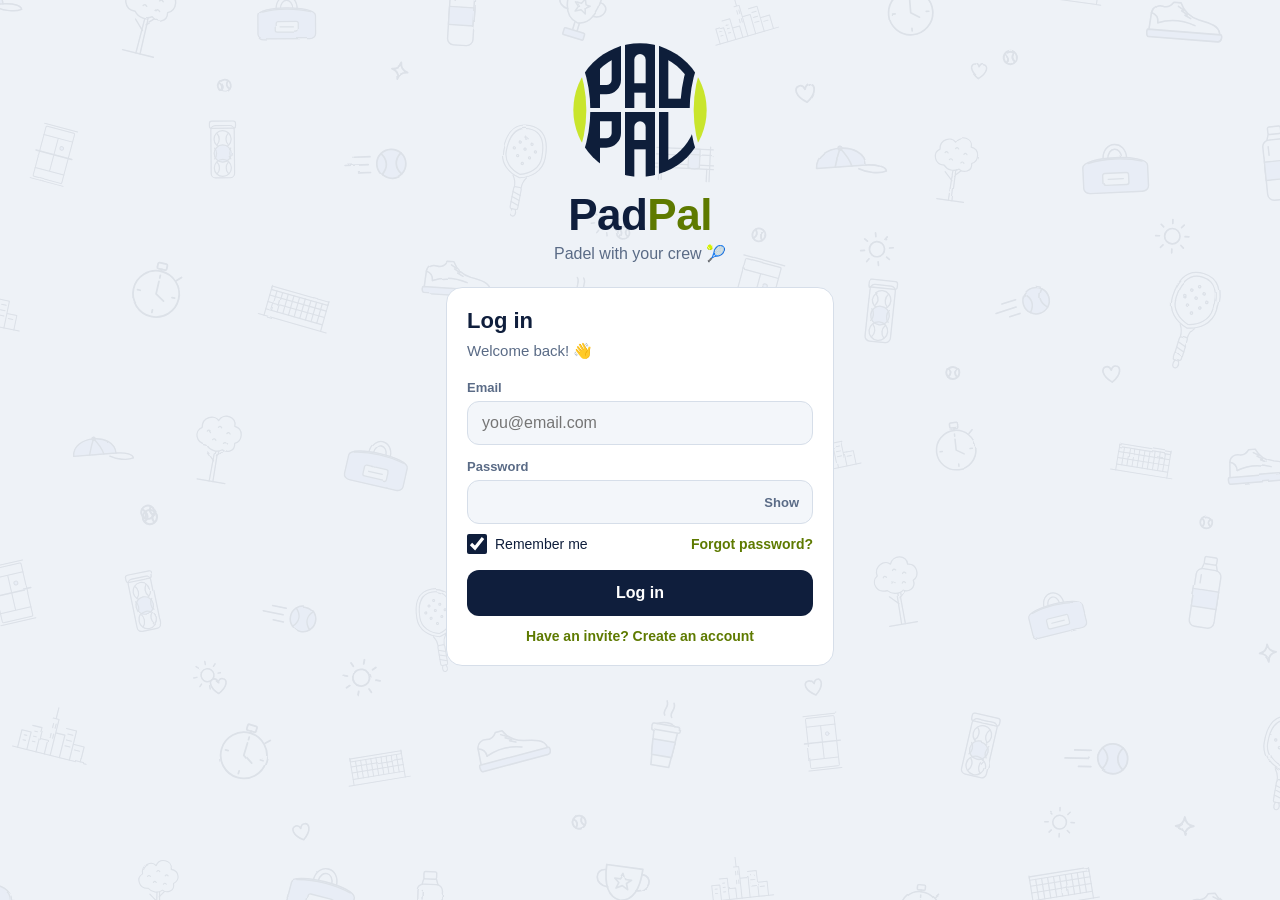
<file: login.html>
<!doctype html>
<html lang="en">
<head>
<meta charset="utf-8">
<meta name="viewport" content="width=device-width, initial-scale=1, viewport-fit=cover">
<title>PadPal Login</title>
<link rel="icon" type="image/png" href="favicon.png">
<link rel="apple-touch-icon" href="icon-180.png">
<link rel="manifest" href="manifest.json">
<meta name="apple-mobile-web-app-title" content="PadPal">
<meta name="theme-color" content="#0B1426">
<link rel="stylesheet" href="styles.css?v=33">
<link rel="preconnect" href="https://cbakwbftxrxcojuohdrl.supabase.co" crossorigin>
<script src="supabase-2.45.4.js"></script>
<script src="config.js?v=33"></script>
<script src="auth.js?v=33"></script>
<script src="doodles.js?v=33"></script>
<style>
  /* ===== Login-only styles ===== */
  .auth { max-width: 420px; margin: 0 auto; padding: calc(40px + env(safe-area-inset-top)) 16px 40px; }
  .brand { text-align: center; margin-bottom: 24px; }
  .brand .logo { font-size: 44px; }
  .brand p { margin: 4px 0 0; color: var(--text-2); }
  .auth .card { padding: 20px; }
  .auth h1 { font-size: 22px; margin: 0 0 6px; }
  .auth .lead { color: var(--text-2); margin: 0 0 18px; font-size: 15px; line-height: 1.45; }
  .auth .btn { width: 100%; padding: 14px; font-size: 16px; }
  .hint { font-size: 13px; color: var(--text-2); text-align: center; margin: 14px 0 0; line-height: 1.45; }
  .invite-banner { background: color-mix(in srgb, var(--accent) 18%, transparent); color: var(--accent); border-radius: 12px; padding: 10px 12px; font-weight: 600; font-size: 14px; margin-bottom: 16px; text-align: center; }
  .linkish { border: 0; background: none; color: var(--accent); font-weight: 600; font-size: 14px; padding: 12px 0 0; width: 100%; }
  .row-between { display: flex; justify-content: space-between; align-items: center; margin: -4px 0 16px; }
  .row-between .linkish { width: auto; padding: 0; }
  .check { display: flex; align-items: center; gap: 8px; font-size: 14px; cursor: pointer; }
  .check input { width: 20px; height: 20px; accent-color: var(--primary); margin: 0; }
  .pw-wrap { position: relative; }
  .pw-wrap .input { padding-right: 56px; }
  .pw-toggle { position: absolute; right: 6px; top: 50%; transform: translateY(-50%); border: 0; background: none; color: var(--text-2); font-size: 13px; font-weight: 600; padding: 8px; }
  .big-emoji { font-size: 56px; text-align: center; margin-bottom: 6px; }
  .center { text-align: center; }
  .stack { display: grid; gap: 10px; }
  #error { margin-top: 14px; }
</style>
</head>
<body>

<main class="auth">
  <div class="brand">
    <img class="logo-for-dark" src="logo-dark.svg" alt="PadPal" style="width:140px;height:140px;margin:0 auto 10px">
    <img class="logo-for-light" src="logo-light.svg" alt="PadPal" style="width:140px;height:140px;margin:0 auto 10px">
    <div class="logo" style="justify-content:center"><span>Pad</span><b>Pal</b></div>
    <p>Padel with your crew 🎾</p>
  </div>

  <!-- Loading -->
  <section class="card center" id="stepLoading"><p class="meta">Loading…</p></section>

  <!-- Log in -->
  <section class="card" id="stepLogin" hidden>
    <h1>Log in</h1>
    <p class="lead">Welcome back! 👋</p>
    <form id="loginForm">
      <div class="field">
        <label for="loginEmail">Email</label>
        <input class="input" id="loginEmail" type="email" autocomplete="username" inputmode="email" required placeholder="you@email.com">
      </div>
      <div class="field">
        <label for="loginPassword">Password</label>
        <div class="pw-wrap">
          <input class="input" id="loginPassword" type="password" autocomplete="current-password" required>
          <button type="button" class="pw-toggle" data-toggle="loginPassword">Show</button>
        </div>
      </div>
      <div class="row-between">
        <label class="check"><input type="checkbox" id="remember" checked> Remember me</label>
        <button type="button" class="linkish" data-go="stepForgot">Forgot password?</button>
      </div>
      <button class="btn btn-primary" id="loginBtn">Log in</button>
    </form>
    <button class="linkish" type="button" data-go="stepSignup">Have an invite? Create an account</button>
  </section>

  <!-- Create account (with invite) -->
  <section class="card" id="stepSignup" hidden>
    <div class="invite-banner" id="inviteBanner" hidden>🎟️ You've been invited to PadPal!</div>
    <h1>Create your account</h1>
    <p class="lead" id="signupLead">PadPal is invite-only. You need an invite link from a member.</p>
    <form id="signupForm">
      <div class="field">
        <label for="signupEmail">Email</label>
        <input class="input" id="signupEmail" type="email" autocomplete="username" inputmode="email" required placeholder="you@email.com">
      </div>
      <div class="field">
        <label for="signupPassword">Password</label>
        <div class="pw-wrap">
          <input class="input" id="signupPassword" type="password" autocomplete="new-password" minlength="8" required>
          <button type="button" class="pw-toggle" data-toggle="signupPassword">Show</button>
        </div>
        <small>At least 8 characters</small>
      </div>
      <div class="field">
        <label for="signupPassword2">Password again</label>
        <input class="input" id="signupPassword2" type="password" autocomplete="new-password" minlength="8" required>
      </div>
      <button class="btn btn-primary" id="signupBtn">Create account</button>
    </form>
    <button class="linkish" type="button" data-go="stepLogin">Already have an account? Log in</button>
  </section>

  <!-- Confirm email (only if Supabase asks for it) -->
  <section class="card center" id="stepConfirm" hidden>
    <div class="big-emoji">📬</div>
    <h1>Confirm your email</h1>
    <p class="lead">We sent a link to <b id="confirmTo"></b>. Tap it, then come back and log in.</p>
    <button class="btn btn-ghost" data-go="stepLogin">Go to log in</button>
  </section>

  <!-- Forgot password -->
  <section class="card" id="stepForgot" hidden>
    <h1>Forgot password?</h1>
    <p class="lead">No problem. We'll email you a link to choose a new one.</p>
    <form id="forgotForm">
      <div class="field">
        <label for="forgotEmail">Email</label>
        <input class="input" id="forgotEmail" type="email" autocomplete="username" inputmode="email" required placeholder="you@email.com">
      </div>
      <button class="btn btn-primary" id="forgotBtn">Send reset link</button>
    </form>
    <p class="hint" id="forgotSent" hidden>📬 Sent! Open the email <b>on this device</b> and tap the link. Check spam too.</p>
    <button class="linkish" type="button" data-go="stepLogin">Back to log in</button>
  </section>

  <!-- New password (after the reset link) -->
  <section class="card" id="stepNewPassword" hidden>
    <h1>Choose a new password</h1>
    <form id="newPwForm">
      <div class="field">
        <label for="newPw">New password</label>
        <div class="pw-wrap">
          <input class="input" id="newPw" type="password" autocomplete="new-password" minlength="8" required>
          <button type="button" class="pw-toggle" data-toggle="newPw">Show</button>
        </div>
        <small>At least 8 characters</small>
      </div>
      <div class="field">
        <label for="newPw2">New password again</label>
        <input class="input" id="newPw2" type="password" autocomplete="new-password" minlength="8" required>
      </div>
      <button class="btn btn-primary" id="newPwBtn">Save password</button>
    </form>
  </section>

  <!-- Profile setup (first time only) -->
  <section class="card" id="stepSetup" hidden>
    <h1>Set up your profile</h1>
    <p class="lead">Your friends will see this. You can change it later.</p>
    <form id="setupForm">
      <div class="field">
        <label for="username">Username *</label>
        <input class="input" id="username" required autocapitalize="none" placeholder="yoga.bandeja" maxlength="20">
        <small>3–20 characters: lowercase letters, numbers, dots and underscores</small>
      </div>
      <div class="field">
        <label for="displayName">Your name *</label>
        <input class="input" id="displayName" required autocomplete="name" maxlength="40" placeholder="Yoga Pratama">
      </div>
      <div class="field">
        <span class="label">Ladder *</span>
        <div class="choices">
          <label><input type="radio" name="gender" value="m" required><span>👨 Men</span></label>
          <label><input type="radio" name="gender" value="f"><span>👩 Women</span></label>
        </div>
        <small>Decides which ranking ladder you play in</small>
      </div>
      <div class="field">
        <span class="label">Side (optional)</span>
        <div class="choices">
          <label><input type="radio" name="side" value="right"><span>➡️ Right (drive)</span></label>
          <label><input type="radio" name="side" value="left"><span>⬅️ Left (revés)</span></label>
          <label><input type="radio" name="side" value="both"><span>↔️ Both</span></label>
        </div>
      </div>
      <div class="field">
        <span class="label">Hand (optional)</span>
        <div class="choices">
          <label><input type="radio" name="hand" value="right"><span>✋ Right</span></label>
          <label><input type="radio" name="hand" value="left"><span>🤚 Left</span></label>
        </div>
      </div>
      <div class="field">
        <label for="favShot">Favourite shot (optional)</label>
        <select class="input" id="favShot">
          <option value="">Choose…</option>
          <option>Bandeja</option><option>Víbora</option><option>Smash</option><option>Por 3 / Por 4</option>
          <option>Chiquita</option><option>Lob</option><option>Bajada</option><option>Rulo</option>
          <option>Volley</option><option>Wall exit</option>
        </select>
      </div>
      <button class="btn btn-primary" id="setupBtn">Save profile</button>
    </form>
  </section>

  <!-- Waiting for approval -->
  <section class="card center" id="stepWaiting" hidden>
    <div class="big-emoji">⏳</div>
    <h1>Waiting for approval</h1>
    <p class="lead">You're on the list! The admin will approve you soon. Come back and tap the button below.</p>
    <div class="stack">
      <button class="btn btn-primary" id="checkAgain">Check again</button>
      <button class="btn btn-ghost" data-signout>Log out</button>
    </div>
  </section>

  <!-- Rejected -->
  <section class="card center" id="stepRejected" hidden>
    <div class="big-emoji">🚫</div>
    <h1>Not approved</h1>
    <p class="lead">The admin didn't approve this account. Talk to the friend who invited you.</p>
    <button class="btn btn-ghost" data-signout>Log out</button>
  </section>

  <div class="error-box" id="error" role="alert" hidden></div>
</main>

<script>
  var db = PadPal.db;
  var STEPS = ['stepLoading', 'stepLogin', 'stepSignup', 'stepConfirm', 'stepForgot', 'stepNewPassword', 'stepSetup', 'stepWaiting', 'stepRejected'];
  var here = new URL('login.html', location.href).href;

  function $(id) { return document.getElementById(id); }
  function show(step) {
    STEPS.forEach(function (s) { $(s).hidden = s !== step; });
    hideError();
  }
  function showError(err) { $('error').textContent = PadPal.friendlyError(err); $('error').hidden = false; }
  function hideError() { $('error').hidden = true; }
  function busy(btn, label) {
    btn.disabled = !!label;
    if (label) { btn.dataset.text = btn.textContent; btn.textContent = label; }
    else if (btn.dataset.text) btn.textContent = btn.dataset.text;
  }

  // Remember the invite code even if the page reloads
  var invite = new URLSearchParams(location.search).get('invite');
  try {
    if (invite) localStorage.setItem('padpal_invite', invite);
    else invite = localStorage.getItem('padpal_invite');
  } catch (e) {}
  $('inviteBanner').hidden = !invite;
  if (invite) $('signupLead').textContent = 'Choose your email and a password. After that, the admin approves you.';

  // Coming back from a "reset password" email?
  var recovering = /type=recovery/.test(location.hash);
  db.auth.onAuthStateChange(function (event) {
    if (event === 'PASSWORD_RECOVERY') { recovering = true; show('stepNewPassword'); }
  });

  // Decide which screen this person should see
  async function route() {
    if (recovering) return show('stepNewPassword');
    var me;
    try { me = await PadPal.myProfile(); } catch (e) { show('stepLogin'); showError(e); return; }
    if (!me) return show(invite ? 'stepSignup' : 'stepLogin');
    var p = me.profile;
    if (!p) { show('stepLogin'); showError('Your account has no PadPal profile. Ask the admin for help.'); return; }
    if (p.status === 'rejected') return show('stepRejected');
    if (!p.username) return fillSetup(p);
    if (p.status === 'pending') return show('stepWaiting');
    // go back to where you wanted to be (e.g. a game join link), otherwise the Feed
    var next = null;
    try { next = localStorage.getItem('padpal_next'); localStorage.removeItem('padpal_next'); } catch (e) {}
    location.replace(next && /^[a-z]+\.html(\?[\w=&-]*)?$/.test(next) ? next : 'feed.html');
  }

  // Switch between screens with links
  document.addEventListener('click', function (e) {
    var go = e.target.closest('[data-go]');
    if (go) { show(go.dataset.go); return; }
    var t = e.target.closest('[data-toggle]');
    if (t) {
      var input = $(t.dataset.toggle);
      input.type = input.type === 'password' ? 'text' : 'password';
      t.textContent = input.type === 'password' ? 'Show' : 'Hide';
    }
  });

  // Log in
  $('remember').checked = PadPal.remembered();
  $('loginForm').addEventListener('submit', async function (e) {
    e.preventDefault();
    hideError();
    PadPal.setRemember($('remember').checked);
    busy($('loginBtn'), 'Logging in…');
    var r = await db.auth.signInWithPassword({
      email: $('loginEmail').value.trim().toLowerCase(),
      password: $('loginPassword').value
    });
    if (r.error) { busy($('loginBtn')); return showError(r.error); }
    $('loginBtn').textContent = 'Opening PadPal… 🎾';   // stays until the Feed opens
    route();
  });

  // Create account (needs a valid invite; the database checks it)
  $('signupForm').addEventListener('submit', async function (e) {
    e.preventDefault();
    hideError();
    if ($('signupPassword').value !== $('signupPassword2').value) return showError("The two passwords don't match.");
    if (!invite) return showError('PadPal is invite-only 🎟️ Ask a member for an invite link, then open it.');
    PadPal.setRemember(true);
    busy($('signupBtn'), 'Creating…');
    var email = $('signupEmail').value.trim().toLowerCase();
    var r = await db.auth.signUp({
      email: email,
      password: $('signupPassword').value,
      options: { data: { invite_code: invite }, emailRedirectTo: here }
    });
    busy($('signupBtn'));
    if (r.error) return showError(r.error);
    try { localStorage.removeItem('padpal_invite'); } catch (err) {}
    invite = null;
    if (r.data.session) return route();
    $('confirmTo').textContent = email;
    show('stepConfirm');
  });

  // Forgot password
  $('forgotForm').addEventListener('submit', async function (e) {
    e.preventDefault();
    hideError();
    busy($('forgotBtn'), 'Sending…');
    var r = await db.auth.resetPasswordForEmail($('forgotEmail').value.trim().toLowerCase(), { redirectTo: here });
    busy($('forgotBtn'));
    if (r.error) return showError(r.error);
    $('forgotSent').hidden = false;
  });

  // New password (after tapping the reset link)
  $('newPwForm').addEventListener('submit', async function (e) {
    e.preventDefault();
    hideError();
    if ($('newPw').value !== $('newPw2').value) return showError("The two passwords don't match.");
    busy($('newPwBtn'), 'Saving…');
    var r = await db.auth.updateUser({ password: $('newPw').value });
    busy($('newPwBtn'));
    if (r.error) return showError(r.error);
    recovering = false;
    history.replaceState(null, '', 'login.html');
    route();
  });

  // Profile setup
  function fillSetup(p) {
    $('username').value = p.username || '';
    $('displayName').value = p.display_name || '';
    ['gender', 'side', 'hand'].forEach(function (name) {
      document.querySelectorAll('input[name=' + name + ']').forEach(function (r) { r.checked = r.value === p[name]; });
    });
    $('favShot').value = p.fav_shot || '';
    show('stepSetup');
  }
  function picked(name) {
    var el = document.querySelector('input[name=' + name + ']:checked');
    return el ? el.value : null;
  }
  $('username').addEventListener('input', function () {
    this.value = this.value.toLowerCase().replace(/[^a-z0-9._]/g, '');
  });
  $('setupForm').addEventListener('submit', async function (e) {
    e.preventDefault();
    hideError();
    busy($('setupBtn'), 'Saving…');
    var me = await PadPal.myProfile();
    var r = await db.from('profiles').update({
      username: $('username').value.trim(),
      display_name: $('displayName').value.trim(),
      gender: picked('gender'),
      side: picked('side'),
      hand: picked('hand'),
      fav_shot: $('favShot').value || null
    }).eq('id', me.session.user.id);
    busy($('setupBtn'));
    if (r.error) return showError(r.error);
    route();
  });

  // Waiting
  $('checkAgain').addEventListener('click', route);
  document.querySelectorAll('[data-signout]').forEach(function (b) {
    b.addEventListener('click', async function () { await PadPal.signOut(); show('stepLogin'); });
  });

  // Nobody logged in on this phone? Show the form straight away (no waiting for the server)
  if (!recovering && !PadPal.hasStoredLogin()) show(invite ? 'stepSignup' : 'stepLogin');
  else route();
  (function () { var l = document.createElement('link'); l.rel = 'prefetch'; l.href = 'feed.html'; document.head.appendChild(l); })();   // warm up the Feed while you type
</script>
</body>
</html>
</file>
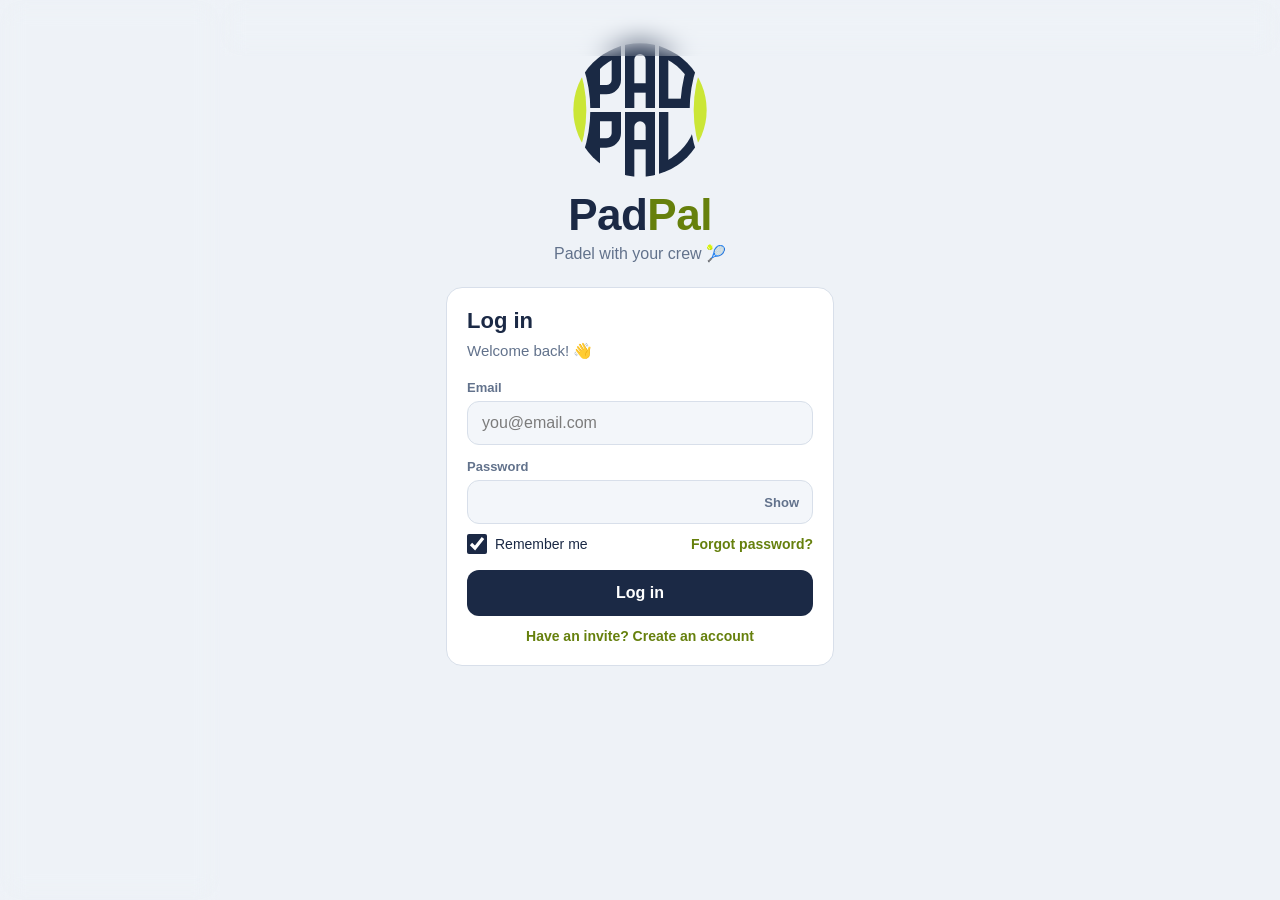
<file: notifications.html>
<!doctype html>
<html lang="en">
<head>
<meta charset="utf-8">
<meta name="viewport" content="width=device-width, initial-scale=1, viewport-fit=cover">
<title>PadPal Notifications</title>
<link rel="icon" type="image/png" href="favicon.png">
<link rel="apple-touch-icon" href="icon-180.png">
<link rel="manifest" href="manifest.json">
<meta name="apple-mobile-web-app-title" content="PadPal">
<meta name="theme-color" content="#0B1426">
<link rel="stylesheet" href="styles.css?v=33">
<link rel="preconnect" href="https://cbakwbftxrxcojuohdrl.supabase.co" crossorigin>
<script src="supabase-2.45.4.js"></script>
<script src="config.js?v=33"></script>
<script src="auth.js?v=33"></script>
<script src="doodles.js?v=33"></script>
<script src="levels.js?v=33"></script>
<script>PadPal.me = PadPal.guard(); // members only</script>
<style>
  /* ===== Notifications-only styles ===== */
  .back { text-decoration: none; color: var(--accent); font-weight: 600; font-size: 15px; }
  h1 { font-size: 24px; margin: 6px 0 14px; }
  .day { font-size: 12px; text-transform: uppercase; letter-spacing: 1px; color: var(--text-2); margin: 16px 0 8px; font-weight: 600; }
  .note-row {
    display: flex; gap: 12px; align-items: flex-start; width: 100%; text-align: left; text-decoration: none; color: var(--text);
    background: var(--card); border: 1px solid var(--line); border-radius: 14px; padding: 12px; margin-bottom: 8px;
  }
  .note-row.unread { border-color: var(--accent); background: color-mix(in srgb, var(--accent) 8%, var(--card)); }
  .note-row .ic { width: 40px; height: 40px; border-radius: 50%; display: grid; place-items: center; font-size: 19px; flex-shrink: 0; background: var(--card-2); overflow: hidden; }
  .note-row .ic img { width: 100%; height: 100%; object-fit: cover; }
  .note-row .txt { flex: 1; min-width: 0; }
  .note-row .title { font-weight: 600; font-size: 14px; line-height: 1.35; }
  .note-row .body { font-size: 13px; color: var(--text-2); margin-top: 2px; overflow: hidden; text-overflow: ellipsis; white-space: nowrap; }
  .note-row .time { font-size: 11px; color: var(--text-2); flex-shrink: 0; margin-top: 2px; }
  .dotnew { width: 9px; height: 9px; border-radius: 50%; background: var(--accent); flex-shrink: 0; margin-top: 6px; }
  .empty { text-align: center; color: var(--text-2); padding: 40px 16px; }
  .empty .big { font-size: 46px; }
</style>
</head>
<body>

<header class="topbar">
  <div class="topbar-inner">
    <div class="logo"><img class="logo-img logo-for-dark" src="logo-dark.svg" alt=""><img class="logo-img logo-for-light" src="logo-light.svg" alt=""><span>Pad</span><b>Pal</b></div>
  </div>
</header>

<main class="wrap">
  <a class="back" href="javascript:history.length > 1 ? history.back() : location.href = 'feed.html'">‹ Back</a>
  <h1>🔔 Notifications</h1>
  <div class="error-box" id="error" role="alert" hidden></div>
  <div id="list"><div class="empty">Loading…</div></div>
</main>

<nav class="tabbar">
  <div class="tabs">
    <a href="feed.html"><span>🏠</span>Feed</a>
    <a href="play.html"><span>🎾</span>Play</a>
    <a href="chat.html"><span>💬</span>Chat</a>
    <a href="ranks.html"><span>🏆</span>Ranks</a>
    <a href="profile.html"><span>👤</span>Me</a>
  </div>
</nav>

<script>
  var db = PadPal.db;
  var ICONS = { invite: '🎟️', join: '🎾', like: '❤️', comment: '💬', message: '✉️', points: '🏆', rating: '🎯',
                inactive: '🧊', warning: '⏳', tier: '🎉', welcome: '✅', approval: '👑', report: '⚠️', tag: '🏷️' };

  function $(id) { return document.getElementById(id); }
  function esc(s) { return String(s == null ? '' : s).replace(/[&<>"']/g, function (c) { return { '&': '&amp;', '<': '&lt;', '>': '&gt;', '"': '&quot;', "'": '&#39;' }[c]; }); }
  function ago(iso) {
    var mins = Math.max(0, Math.round((Date.now() - new Date(iso)) / 60000));
    if (mins < 1) return 'now';
    if (mins < 60) return mins + 'm';
    if (mins < 1440) return Math.round(mins / 60) + 'h';
    return Math.round(mins / 1440) + 'd';
  }
  function dayLabel(iso) {
    var d = new Date(iso), now = new Date();
    if (d.toDateString() === now.toDateString()) return 'Today';
    if (d.toDateString() === new Date(now - 86400000).toDateString()) return 'Yesterday';
    if (now - d < 7 * 86400000) return 'This week';
    return 'Earlier';
  }

  PadPal.me.then(async function (who) {
    if (!who) return;
    var r = await db.from('notifications').select('id, actor_id, kind, title, body, link, created_at, read_at')
      .order('created_at', { ascending: false }).limit(100);
    if (r.error) {
      $('list').innerHTML = '';
      $('error').textContent = /notifications/.test(r.error.message) ? 'Notifications are not set up yet. Run 11_notifications.sql in Supabase.' : PadPal.friendlyError(r.error);
      $('error').hidden = false;
      return;
    }
    // profile pictures of the people who caused them
    var people = {}, urls = {};
    try {
      (await PadPal.members()).forEach(function (m) { people[m.id] = m; });
      urls = await PadPal.photoUrls(r.data.map(function (n) { return n.actor_id && people[n.actor_id] && people[n.actor_id].avatar_url; }));
    } catch (e) {}

    if (!r.data.length) {
      $('list').innerHTML = '<div class="empty"><div class="big">🔔</div><p><b>Nothing yet.</b></p><p>Invites, likes, messages and points will show up here.</p></div>';
    } else {
      var html = '', lastDay = null;
      r.data.forEach(function (n) {
        var day = dayLabel(n.created_at);
        if (day !== lastDay) { html += '<div class="day">' + day + '</div>'; lastDay = day; }
        var p = n.actor_id && people[n.actor_id];
        var pic = p && p.avatar_url && urls[p.avatar_url];
        html += '<a class="note-row' + (n.read_at ? '' : ' unread') + '" href="' + esc(n.link || 'feed.html') + '">' +
          '<div class="ic">' + (pic ? '<img src="' + pic + '" alt="">' : (ICONS[n.kind] || '🔔')) + '</div>' +
          '<div class="txt"><div class="title">' + esc(n.title) + '</div>' + (n.body ? '<div class="body">' + esc(n.body) + '</div>' : '') + '</div>' +
          '<div class="time">' + ago(n.created_at) + '</div>' + (n.read_at ? '' : '<span class="dotnew"></span>') + '</a>';
      });
      $('list').innerHTML = html;
    }
    // opening this page = everything read
    await db.rpc('mark_notifications_read');
  });
</script>
</body>
</html>
</file>
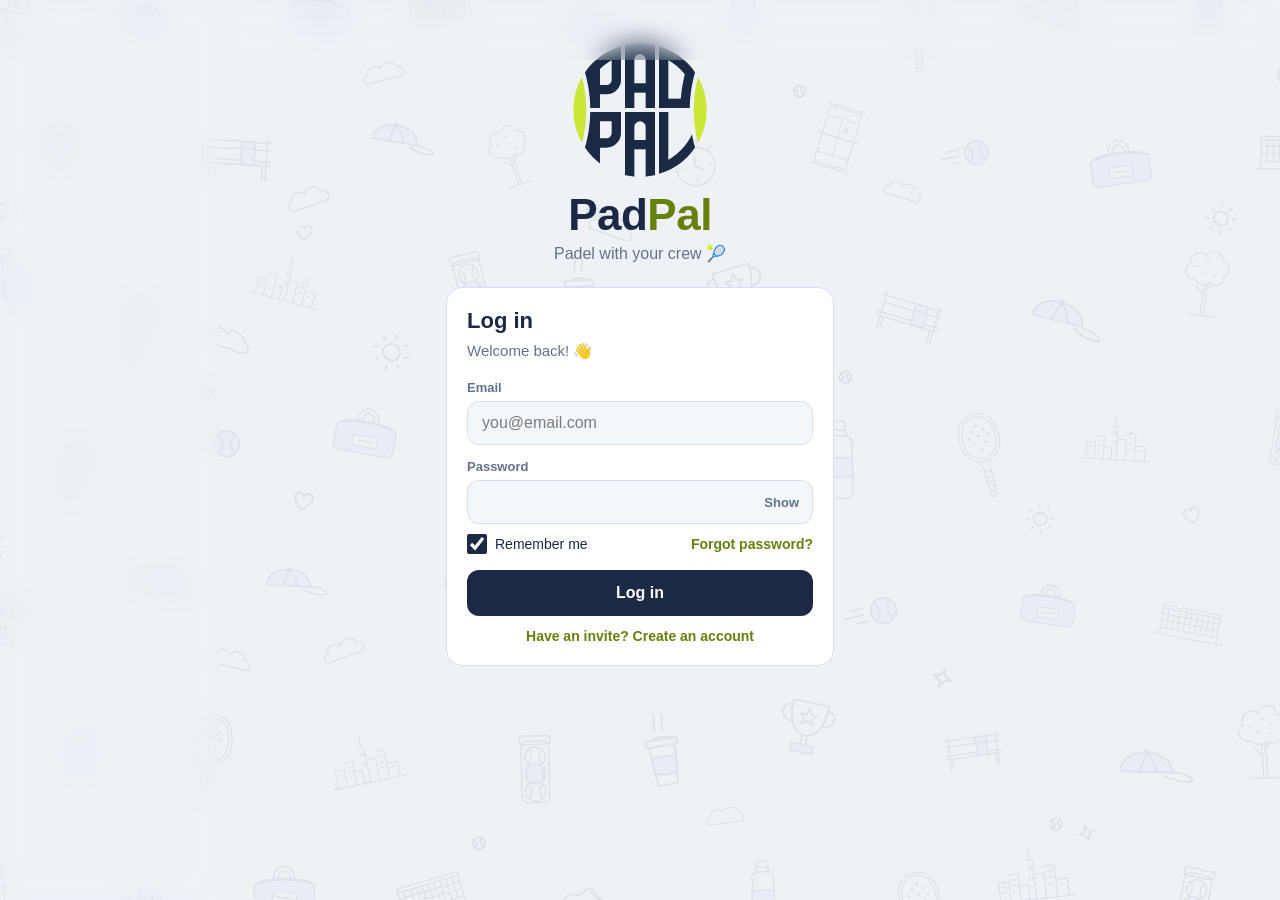
<file: play.html>
<!doctype html>
<html lang="en">
<head>
<meta charset="utf-8">
<meta name="viewport" content="width=device-width, initial-scale=1, viewport-fit=cover">
<title>PadPal Play</title>
<link rel="icon" type="image/png" href="favicon.png">
<link rel="apple-touch-icon" href="icon-180.png">
<link rel="manifest" href="manifest.json">
<meta name="apple-mobile-web-app-title" content="PadPal">
<meta name="theme-color" content="#0B1426">
<link rel="stylesheet" href="styles.css?v=33">
<link rel="preconnect" href="https://cbakwbftxrxcojuohdrl.supabase.co" crossorigin>
<script src="supabase-2.45.4.js"></script>
<script src="config.js?v=33"></script>
<script src="auth.js?v=33"></script>
<script src="doodles.js?v=33"></script>
<script src="levels.js?v=33"></script>
<script src="rate.js?v=33"></script>
<script src="sessions.js?v=33"></script>
<script src="share.js?v=33"></script>
<script>PadPal.me = PadPal.guard(); // members only</script>
<style>
  /* ===== Play-only styles ===== */
  .panel { display: none; }
  .panel.on { display: block; }

  /* Play home: title, 3 ways to play (calls 120–121) */
  .play-title { font-size: 34px; font-weight: 800; letter-spacing: -.5px; margin: 6px 0 2px; }
  .play-sub { color: var(--text-2); font-size: 14px; margin: 0 0 16px; }
  .play-acts { display: grid; grid-template-columns: 1fr 1fr; gap: 10px; margin-bottom: 8px; }
  .pa { display: flex; align-items: center; gap: 10px; text-align: left; min-width: 0; padding: 16px 22px 14px 12px; border-radius: 16px;
        background: var(--card); border: 1px solid var(--line); color: var(--text); font: inherit; position: relative; }
  .pa:active { transform: scale(.98); }
  .pa-ic { font-size: 22px; line-height: 1; flex-shrink: 0; }
  .pa-tx { flex: 1; min-width: 0; }
  .pa-tx b { display: block; font-size: 15px; }
  .pa-tx small { display: block; font-size: 12px; color: var(--text-2); margin-top: 2px; }
  .pa-go { position: absolute; top: 9px; right: 11px; font-size: 13px; font-weight: 700; opacity: .7; }
  .pa-main { background: var(--primary); border-color: var(--primary); color: var(--primary-text); }
  .pa-main .pa-tx small { color: inherit; opacity: .75; }
  .pa-wide { grid-column: 1 / -1; }
  .back-link { border: 0; background: none; color: var(--accent); font: inherit; font-weight: 700; font-size: 15px; padding: 4px 0 10px; }

  h2 { font-size: 13px; text-transform: uppercase; letter-spacing: 1px; color: var(--text-2); margin: 18px 0 10px; }
  /* section headings with a count: "Current games (2)" */
  h2.sec { display: flex; align-items: center; gap: 8px; text-transform: none; letter-spacing: 0; font-size: 18px; font-weight: 800; color: var(--text); margin: 22px 0 10px; }
  h2.sec .cnt { font-size: 12px; font-weight: 700; color: var(--text-2); background: var(--card-2); border: 1px solid var(--line); border-radius: 999px; padding: 1px 8px; }
  h2.sec .aside { margin-left: auto; font-size: 13px; font-weight: 500; color: var(--text-2); }
  h2.sec button.aside { border: 0; background: none; color: var(--accent); font-weight: 700; padding: 0; }
  /* friendly empty box */
  .empty { display: flex; align-items: center; gap: 14px; padding: 18px 16px; }
  .empty .ei { width: 46px; height: 46px; flex-shrink: 0; border-radius: 12px; border: 1.5px dashed var(--line); display: grid; place-items: center; font-size: 20px; opacity: .8; }
  .empty b { display: block; font-size: 15px; }
  .empty small { display: block; color: var(--text-2); font-size: 13px; margin-top: 2px; }
  /* your last finished game */
  .last { width: 100%; text-align: left; color: var(--text); display: block; margin-bottom: 8px; padding: 14px 16px; font: inherit; }
  .last .lt { display: flex; align-items: center; gap: 10px; }
  .last .lt b { font-size: 17px; }
  .last .lt .meta { display: block; }
  .last .lt .go { margin-left: auto; color: var(--text-2); font-size: 18px; }
  .last .lb { display: flex; align-items: flex-end; justify-content: space-between; gap: 10px; border-top: 1px solid var(--line); margin-top: 12px; padding-top: 10px; }
  .last .placed { text-align: right; line-height: 1.1; }
  .last .placed small { display: block; font-size: 10px; letter-spacing: 1px; text-transform: uppercase; color: var(--text-2); }
  .last .placed strong { font-size: 30px; font-weight: 800; color: var(--accent); }
  .last .placed strong.lost { color: var(--text-2); }
  .big-btn { width: 100%; margin-bottom: 12px; padding: 14px; font-size: 16px; }

  /* Open games */
  .game .when { font-weight: 700; font-size: 16px; }
  .game .where { font-size: 13px; color: var(--text-2); margin-top: 2px; }
  .game .tags { display: flex; gap: 6px; flex-wrap: wrap; margin: 10px 0; }
  .tag { font-size: 12px; background: var(--card-2); border: 1px solid var(--line); border-radius: 999px; padding: 3px 9px; }
  .slots { display: flex; align-items: center; gap: 6px; flex-wrap: wrap; }
  .slots .avatar { width: 36px; height: 36px; font-size: 14px; }
  .slots .free { width: 36px; height: 36px; border-radius: 50%; border: 2px dashed var(--line); display: grid; place-items: center; color: var(--text-2); font-size: 13px; }
  .slots .need { font-size: 13px; font-weight: 700; color: var(--accent); margin-left: 4px; white-space: nowrap; }
  .slots .btn { margin-left: auto; padding: 9px 14px; font-size: 14px; white-space: nowrap; }
  .slots .joined { background: var(--card-2); color: var(--win); border: 1px solid var(--win); }

  /* Formats */
  .quick-row { display: grid; grid-template-columns: 1fr 1fr; gap: 10px; margin-bottom: 6px; }
  .quick-row button { border: 0; border-radius: 16px; padding: 16px 12px; text-align: left; color: #fff; }
  .quick-row span { font-size: 28px; display: block; margin-bottom: 4px; }
  .quick-row strong { display: block; font-size: 15px; }
  .quick-row small { font-size: 12px; opacity: .85; }
  .formats { display: grid; grid-template-columns: 1fr 1fr; gap: 8px; }
  .format { border: 1px solid var(--line); background: var(--card); border-radius: 14px; padding: 12px; text-align: left; }
  .format span { font-size: 22px; }
  .format strong { display: block; font-size: 14px; margin-top: 4px; }
  .format small { color: var(--text-2); font-size: 12px; }

  .guide p, .guide li { font-size: 14px; line-height: 1.5; }
  .guide ol { padding-left: 20px; margin: 8px 0 14px; }
  .guide .ex { background: var(--card-2); border-radius: 12px; padding: 10px 12px; font-size: 13px; margin-bottom: 14px; }

  /* Session setup */
  .label { font-size: 13px; color: var(--text-2); margin: 14px 0 8px; font-weight: 600; }
  .pick { display: flex; flex-wrap: wrap; gap: 8px; }
  .pick button { border: 1px solid var(--line); background: var(--card-2); border-radius: 999px; padding: 7px 12px; font-size: 14px; }
  .pick button.on { background: var(--primary); border-color: var(--primary); color: var(--primary-text); font-weight: 600; }
  .note { font-size: 12px; color: var(--text-2); margin-top: 8px; }

  /* Session view */
  .session-top { display: flex; align-items: center; justify-content: space-between; margin-bottom: 8px; }
  .session-top h3 { margin: 0; font-size: 18px; }
  .rounds { display: flex; gap: 6px; overflow-x: auto; scrollbar-width: none; margin-bottom: 12px; }
  .rounds button { flex-shrink: 0; border: 1px solid var(--line); background: var(--card); border-radius: 999px; padding: 6px 12px; font-size: 13px; color: var(--text-2); }
  .rounds button.on { border-color: var(--accent); color: var(--accent); font-weight: 700; }
  .rounds button.done::after { content: " ✓"; color: var(--win); }
  .court { width: 100%; text-align: left; display: block; }
  .court .ct { font-size: 12px; color: var(--text-2); margin-bottom: 8px; display: flex; justify-content: space-between; }
  .court .vs { display: grid; grid-template-columns: 1fr auto 1fr; align-items: center; gap: 8px; }
  .court .tm { font-weight: 600; font-size: 14px; }
  .court .tm:last-child { text-align: right; }
  .court .sc { font-size: 22px; font-weight: 800; font-variant-numeric: tabular-nums; }
  .court .tap { font-size: 12px; color: var(--accent); margin-top: 8px; text-align: center; }
  .rest { font-size: 13px; color: var(--text-2); margin: 4px 0 12px; }
  .court { cursor: pointer; }
  .court .tap { display: flex; justify-content: space-between; align-items: center; gap: 8px; }
  .type-btn { border: 1px solid var(--line); background: var(--card-2); color: var(--text); border-radius: 999px; padding: 5px 10px; font-size: 12px; font-weight: 600; }
  /* rounds carousel: swipe left / right */
  .r-track { display: flex; align-items: flex-start; overflow-x: auto; overflow-y: hidden; transition: height .2s; scroll-snap-type: x mandatory; scrollbar-width: none; -webkit-overflow-scrolling: touch; margin: 0 -2px; }
  .r-track::-webkit-scrollbar { display: none; }
  .r-slide { flex: 0 0 100%; scroll-snap-align: start; scroll-snap-stop: always; padding: 0 2px; box-sizing: border-box; }
  .r-dots { display: flex; justify-content: center; gap: 6px; margin: 2px 0 12px; }
  .r-dots i { width: 7px; height: 7px; border-radius: 50%; background: var(--line); transition: all .2s; }
  .r-dots i.on { width: 18px; border-radius: 4px; background: var(--accent); }
  .r-dots i.later { background: transparent; border: 1px dashed var(--text-2); }
  .r-dots i.later.on { background: var(--text-2); border: 0; }
  .rounds button.later { border-style: dashed; }
  .rounds .add-round { flex-shrink: 0; border: 1px dashed var(--accent); background: none; color: var(--accent); border-radius: 999px; padding: 6px 12px; font-size: 13px; font-weight: 700; }
  .plan-note { font-size: 12px; color: var(--text-2); background: var(--card); border: 1px dashed var(--line); border-radius: 12px; padding: 8px 10px; margin-bottom: 10px; }
  /* court card: two teams of player chips, score in the middle */
  .court.later { border-style: dashed; }
  .pteam { display: flex; gap: 8px; }
  .pchip { flex: 1; min-width: 0; display: flex; align-items: center; gap: 8px; background: var(--card-2); border: 1px solid var(--line); border-radius: 999px; padding: 4px 10px 4px 4px; color: var(--text); font: inherit; text-align: left; }
  button.pchip:active { border-color: var(--accent); }
  .pchip .pav { width: 30px; height: 30px; font-size: 13px; border-width: 2px; overflow: hidden; flex-shrink: 0; }
  .pchip .pav img { width: 100%; height: 100%; object-fit: cover; border-radius: 50%; display: block; }
  .pchip .pnm { flex: 1; min-width: 0; font-weight: 700; font-size: 14px; white-space: nowrap; overflow: hidden; text-overflow: ellipsis; }
  .pchip .pswap { font-size: 12px; color: var(--text-2); }
  .pscore { text-align: center; font-size: 13px; color: var(--text-2); margin: 6px 0; font-weight: 700; }
  .pscore b { font-size: 26px; color: var(--text); font-weight: 800; font-variant-numeric: tabular-nums; }
  .court-btns { display: grid; grid-template-columns: 1fr 1fr; gap: 8px; margin-top: 12px; }
  .court-btns .btn { padding: 9px; font-size: 14px; }
  .type-row { display: grid; grid-template-columns: 1fr 90px; gap: 10px; align-items: center; margin-bottom: 10px; font-weight: 600; font-size: 14px; }
  .type-row input { text-align: center; font-size: 22px; font-weight: 800; }
  .lb-row { display: flex; align-items: center; gap: 10px; padding: 9px 0; border-top: 1px solid var(--line); font-size: 14px; }
  .lb-row:first-child { border-top: 0; }
  .lb-row .pos { width: 24px; text-align: center; font-weight: 800; }
  .lb-row .pts { margin-left: auto; font-weight: 800; font-variant-numeric: tabular-nums; }
  .lb-row small { color: var(--text-2); }

  /* Tournaments */
  .locked { text-align: center; padding: 22px 16px; }
  .locked .big { font-size: 46px; }
  .locked h3 { margin: 6px 0; }
  .locked p { color: var(--text-2); font-size: 14px; margin: 0 0 12px; }
  .progress { height: 10px; border-radius: 999px; background: var(--card-2); overflow: hidden; margin: 10px 0 6px; }
  .progress i { display: block; height: 100%; background: linear-gradient(90deg, var(--primary), var(--accent)); }

  /* ===== Score tracker (full screen, big buttons for on court) ===== */
  .tracker {
    position: fixed; inset: 0; z-index: 60; background: var(--bg);
    display: none; flex-direction: column; max-width: 440px; margin: 0 auto;
    padding: env(safe-area-inset-top) 0 env(safe-area-inset-bottom);
    user-select: none; -webkit-user-select: none;
  }
  .tracker.open { display: flex; }
  .t-bar { display: flex; align-items: center; gap: 8px; padding: 10px 12px; }
  .t-bar .title { font-weight: 700; flex: 1; text-align: center; font-size: 14px; }
  .t-bar button { border: 0; background: var(--card); border-radius: 10px; padding: 8px 12px; font-size: 14px; font-weight: 600; }
  .zone {
    flex: 1; margin: 6px 12px; border-radius: 22px; border: 0; color: #fff;
    display: flex; flex-direction: column; align-items: center; justify-content: center; position: relative;
    transition: transform .08s;
  }
  .zone:active { transform: scale(.98); }
  .zone.a { background: linear-gradient(160deg, #D6F04A, #9DB816); color: #0F1E3C; }
  .zone.b { background: linear-gradient(160deg, #1F3566, #0F1E3C); border: 2px solid #C9E52C; }
  /* ✨ Gold theme: champagne vs. black-brown */
  :root[data-theme="gold"] .zone.a { background: linear-gradient(160deg, #EBD39A, #C79A4B); color: #1A1408; }
  :root[data-theme="gold"] .zone.b { background: linear-gradient(160deg, #2A2219, #120F0B); border-color: #D4AF6A; color: #F3EBDD; }
  :root[data-theme="gold"] .quick-row [data-match] { background: linear-gradient(150deg, #2A2219, #120F0B) !important; border-color: #3A3023 !important; }
  :root[data-theme="gold"] .quick-row [data-setup] { background: linear-gradient(150deg, #EBD39A, #C79A4B) !important; color: #1A1408 !important; }
  .zone .nm { font-size: 16px; font-weight: 600; opacity: .9; }
  .zone .pt { font-size: 96px; font-weight: 800; line-height: 1; font-variant-numeric: tabular-nums; margin: 6px 0; }
  .zone .gm { font-size: 14px; opacity: .85; font-variant-numeric: tabular-nums; }
  .zone .flag { position: absolute; top: 12px; right: 14px; font-size: 12px; font-weight: 700; background: rgba(0,0,0,.35); padding: 3px 9px; border-radius: 999px; }
  .t-mid { display: flex; align-items: center; justify-content: center; gap: 10px; padding: 2px 12px; font-size: 13px; color: var(--text-2); }
  .t-mid .sets { font-weight: 700; color: var(--text); font-variant-numeric: tabular-nums; }
  .t-mid .gp { color: var(--accent); font-weight: 700; }
  .t-foot { display: flex; gap: 8px; padding: 8px 12px 12px; }
  .t-foot button { flex: 1; padding: 14px; font-size: 16px; }

  .done-screen { position: absolute; inset: 0; background: var(--bg); display: none; flex-direction: column; align-items: center; justify-content: center; text-align: center; padding: 24px; gap: 10px; }
  .done-screen.open { display: flex; }
  .done-screen .big { font-size: 64px; }
  .done-screen h3 { margin: 0; font-size: 22px; }
  .done-screen .final { font-size: 28px; font-weight: 800; font-variant-numeric: tabular-nums; }
  .done-screen .btn { width: 100%; max-width: 320px; }

  /* 🖥️ iPad / computer: a big scoreboard over the whole screen, readable from the court */
  @media (min-width: 768px) {
    .tracker { max-width: none; z-index: 60; }
    .t-bar { padding: 14px 20px; }
    .t-bar .title { font-size: 18px; }
    .t-bar button { font-size: 16px; padding: 10px 16px; }
    .zone { margin: 8px 20px; border-radius: 30px; }
    .zone .nm { font-size: 26px; }
    .zone .pt { font-size: min(200px, 22vh); margin: 10px 0; }
    .zone .gm { font-size: 22px; }
    .zone .flag { font-size: 16px; top: 18px; right: 22px; padding: 5px 14px; }
    .t-mid { font-size: 18px; padding: 6px 20px; }
    .t-foot { padding: 10px 20px 20px; gap: 12px; }
    .t-foot button { padding: 18px; font-size: 20px; }
  }
  /* sideways iPad / computer: the two teams next to each other */
  @media (min-width: 768px) and (orientation: landscape) {
    .tracker.open { display: grid; grid-template-columns: 1fr 1fr; grid-template-rows: auto 1fr auto auto; }
    .tracker > :not(.zone) { grid-column: 1 / -1; }
    .tracker > .zone { grid-row: 2; }
  }
</style>
</head>
<body>

<header class="topbar">
  <div class="topbar-inner">
    <div class="logo"><img class="logo-img logo-for-dark" src="logo-dark.svg" alt=""><img class="logo-img logo-for-light" src="logo-light.svg" alt=""><span>Pad</span><b>Pal</b></div>
    <button class="icon-btn" data-open-guide="list" aria-label="Format guide">📖</button>
  </div>
</header>

<main class="wrap">
  <!-- ===== Play home: 3 ways to play, then your games (calls 120–121) ===== -->
  <section class="panel on" id="open">
    <h1 class="play-title">Let's play.</h1>
    <p class="play-sub">Your next game starts here.</p>
    <div class="play-acts">
      <button class="pa pa-main" data-quick="1"><span class="pa-ic">🎾</span><span class="pa-tx"><b>Quick match</b><small>4 players · 1 court</small></span><span class="pa-go">↗</span></button>
      <button class="pa" data-panel="organize"><span class="pa-ic">🔄</span><span class="pa-tx"><b>Group session</b><small>Americano, Mexicano &amp; more</small></span><span class="pa-go">↗</span></button>
      <button class="pa pa-wide" data-panel="tourney"><span class="pa-ic">🏆</span><span class="pa-tx"><b>Tourney</b><small>PadPal Cups &amp; Season 0</small></span><span class="pa-go">↗</span></button>
    </div>
    <div id="games"><p class="meta">Loading games…</p></div>
    <div id="finished"></div>
  </section>

  <!-- ===== Group session: formats, and the running session ===== -->
  <section class="panel" id="organize">
    <button class="back-link" data-panel="open">‹ Play</button>
    <div id="sessionArea"></div>
    <div id="organizeHome">
      <h1 class="play-title" style="font-size:26px">🔄 Group session</h1>
      <p class="play-sub">5 or more players, partners rotate. Pick a format: tap to see how it works.</p>
      <div class="formats" id="formats"></div>
    </div>
  </section>

  <!-- ===== Tournaments ===== -->
  <section class="panel" id="tourney">
    <button class="back-link" data-panel="open">‹ Play</button>
    <div class="card locked">
      <div class="big">🔒</div>
      <h3>Official PadPal Tournaments</h3>
      <p>Reach <b>500 points</b> (max Junior) to unlock. Only way to become 🥈 Pro and beyond!</p>
      <div class="progress"><i id="tBar" style="width:0%"></i></div>
      <div class="meta" id="tPts">You: … / 500 points</div>
    </div>
    <button class="btn btn-primary big-btn" id="newTourney" hidden>👑 Create tournament</button>
    <div id="tourneys"><p class="meta">Loading tournaments…</p></div>
  </section>
</main>

<!-- Bottom tab bar -->
<nav class="tabbar">
  <div class="tabs">
    <a href="feed.html"><span>🏠</span>Feed</a>
    <a class="on" href="play.html"><span>🎾</span>Play</a>
    <a href="chat.html"><span>💬</span>Chat</a>
    <a href="ranks.html"><span>🏆</span>Ranks</a>
    <a href="profile.html"><span>👤</span>Me</a>
  </div>
</nav>

<!-- Pop-up sheet (format guides + session setup) -->
<div class="backdrop" id="backdrop"></div>
<div class="sheet" id="sheet"><div class="grab"></div><div id="sheetBody"></div></div>

<!-- Full-screen score tracker -->
<div class="tracker" id="tracker">
  <div class="t-bar">
    <button id="tClose">✕</button>
    <div class="title" id="tTitle">Normal match</div>
    <button id="tType" data-typeinstead="1" hidden>⌨️ Type</button>
    <button id="tMode"></button>
  </div>
  <button class="zone a" data-point="0">
    <span class="flag" id="flag0"></span>
    <div class="nm" id="nm0"></div><div class="pt" id="pt0">0</div><div class="gm" id="gm0"></div>
  </button>
  <div class="t-mid" id="tMid"></div>
  <button class="zone b" data-point="1">
    <span class="flag" id="flag1"></span>
    <div class="nm" id="nm1"></div><div class="pt" id="pt1">0</div><div class="gm" id="gm1"></div>
  </button>
  <div class="t-foot">
    <button class="btn btn-ghost" id="tUndo">↩️ Undo</button>
  </div>
  <div class="done-screen" id="doneScreen"></div>
</div>

<div class="toast" id="toast"></div>

<script>
  // ===== Helpers =====
  function $(id) { return document.getElementById(id); }
  var toastTimer;
  function toast(msg) {
    var t = $('toast');
    t.textContent = msg;
    t.classList.add('show');
    clearTimeout(toastTimer);
    toastTimer = setTimeout(function () { t.classList.remove('show'); }, 2200);
  }
  function openSheet(html) {
    $('sheetBody').innerHTML = html;
    $('sheet').scrollTop = 0;
    $('sheet').classList.add('open');
    $('backdrop').classList.add('open');
  }
  function closeSheet() {
    $('sheet').classList.remove('open');
    $('backdrop').classList.remove('open');
  }
  $('backdrop').addEventListener('click', closeSheet);

  // =====================================================
  // 1. GAMES: invites, your games, open games, lobby (all real)
  // =====================================================
  var db = PadPal.db;
  var games = [];        // open games I can see, with their players
  var lobbyId = null;    // the lobby that's open right now
  var lobbyTimer = null;
  var lobbyView = 'lobby'; // which lobby screen is showing: lobby, invite or teams

  function escH(s) { return String(s == null ? '' : s).replace(/[&<>"']/g, function (c) { return { '&': '&amp;', '<': '&lt;', '>': '&gt;', '"': '&quot;', "'": '&#39;' }[c]; }); }
  function nameOfId(id) { var p = personById(id); return p ? escH(shortName(p)) : 'Someone'; }
  function whenText(iso) {
    var d = new Date(iso), now = new Date();
    var day = d.toDateString() === now.toDateString() ? 'Today'
      : d.toDateString() === new Date(now.getTime() + 86400000).toDateString() ? 'Tomorrow'
      : d.toLocaleDateString(undefined, { weekday: 'short', day: 'numeric', month: 'short' });
    return day + ' · ' + d.toLocaleTimeString(undefined, { hour: '2-digit', minute: '2-digit' });
  }
  function joinedOf(g) { return g.game_players.filter(function (p) { return p.status === 'joined'; }).map(function (p) { return p.user_id; }); }
  function myStatus(g) { var p = g.game_players.filter(function (x) { return x.user_id === me.id; })[0]; return p ? p.status : null; }
  function gameById(id) { return games.filter(function (g) { return g.id === id; })[0]; }

  async function loadGames() {
    try {
      var who = await PadPal.me;
      if (!who) return;
      me = who.profile;
      // your real points on the Tourneys tab
      var pts = Number(me.points) || 0;
      $('tBar').style.width = Math.max(2, Math.min(100, pts / 500 * 100)) + '%';
      $('tPts').textContent = 'You: ' + PadPal.fmt(pts) + ' / 500 points';
      // ⚡ members and games at the same time
      var both = await Promise.all([
        PadPal.members(),
        db.from('games').select('id, host_id, kind, scheduled_at, place, size, is_open, status, join_code, settings, session_state, game_players(user_id, status)')
          .eq('status', 'open').order('scheduled_at').limit(50)
      ]);
      people = both[0];
      var r = both[1];
      if (!Object.keys(avatarUrls).length) {   // profile pictures for the court cards: they pop in when ready
        PadPal.photoUrls(people.map(function (p) { return p.avatar_url; })).then(function (u) { avatarUrls = u; if (session) renderSession(); }).catch(function () {});
      }
      if (r.error) throw r.error;
      games = r.data;
    } catch (err) {
      $('games').innerHTML = '<div class="error-box">' + escH(PadPal.friendlyError(err)) + '</div>';
      return;
    }
    renderGames();
    if (lobbyId && lobbyView === 'lobby') renderLobby();
    if (lobbyId && lobbyView === 'live') renderLive();
  }

  // One tap on a game: host of a running session → the courts; player → the live view; not started → the lobby
  function playGame(id) {
    var g = gameById(id);
    if (!g) return;
    if (g.session_state && g.kind !== 'match') {
      if (g.host_id === me.id) return startSessionFromLobby(g);
      return openLive(id);
    }
    openLobby(id);
  }

  // 🔴 Live view for players: this round's courts and the leaderboard (updates by itself)
  function openLive(id) {
    lobbyId = id;
    renderLive();
    clearInterval(lobbyTimer);
    lobbyTimer = setInterval(function () { if (lobbyId && $('sheet').classList.contains('open')) loadGames(); else stopLobby(); }, 6000);
  }
  function renderLive() {
    lobbyView = 'live';
    var g = gameById(lobbyId);
    if (!g || !g.session_state) { closeSheet(); stopLobby(); toast('This session is finished 🏁'); return; }
    var s = g.session_state, r = s.rounds[s.rounds.length - 1];
    openSheet('<h3>🔴 ' + kindLabel(g).split(' · ')[0] + ' · live</h3>' +
      '<p class="meta" style="margin:-6px 0 12px">Round ' + s.rounds.length + (s.totalRounds ? ' of ' + s.totalRounds : '') + (g.place ? ' · 📍 ' + escH(g.place) : '') + ' · updates by itself</p>' +
      '<div class="card" style="padding:4px 12px">' + r.matches.map(function (m, i) {
        return '<div class="lb-row"><span><b>Court ' + (i + 1) + '</b> · ' + teamName(m.a) + ' <small>vs</small> ' + teamName(m.b) + '</span>' +
          '<span class="pts">' + (m.score ? m.score[0] + '–' + m.score[1] : '⏳') + '</span></div>';
      }).join('') + (r.resting.length ? '<div class="lb-row"><small>🪑 Resting: ' + r.resting.map(nameOfId).join(', ') + '</small></div>' : '') + '</div>' +
      '<div class="label">Leaderboard</div>' + standingsHtml(s) +
      '<button class="btn btn-ghost" style="width:100%;margin-top:10px" data-gopen="' + g.id + '">👥 Lobby</button>');
  }

  function kindLabel(g) {
    var names = { americano: '🔄 Americano', mexicano: '🌮 Mexicano', mixicano: '🔀 Mixicano', team_americano: '🤝 Team Americano', round_robin: '⭕ Round Robin', king: '👑 King of the Court' };
    return names[g.kind] ? names[g.kind] + ' · up to ' + g.size : '🎾 Match · 2 vs 2';
  }

  function gameCard(g, buttons, tap) {
    var joined = joinedOf(g);
    var free = g.size - joined.length;
    var faces = joined.slice(0, 4).map(function (id) { return '<div class="avatar" data-uid="' + id + '">' + nameOfId(id)[0] + '</div>'; }).join('');
    var empties = '';
    for (var k = 0; k < Math.min(free, 2); k++) empties += '<div class="free">+</div>';
    return '<article class="card game"' + (tap ? ' data-gplay="' + g.id + '" role="button" style="cursor:pointer"' : '') + '>' +
      '<div class="when">' + whenText(g.scheduled_at) + '</div>' +
      '<div class="where">' + (g.place ? '📍 ' + escH(g.place) + ' · ' : '') + 'host: ' + nameOfId(g.host_id) + '</div>' +
      '<div class="tags"><span class="tag">' + kindLabel(g) + '</span>' + (g.is_open ? '<span class="tag">📣 Open</span>' : '<span class="tag">🔒 Invite only</span>') +
        (g.session_state ? '<span class="tag">🔴 Playing now</span>' : '') + '</div>' +
      '<div class="slots">' + faces + empties +
        (free > 0 ? '<span class="need">Need ' + free + '</span>' : '<span class="need" style="color:var(--win)">Full ✓</span>') +
        buttons + '</div></article>';
  }

  function secHead(title, n, aside) {
    return '<h2 class="sec">' + title + ' <span class="cnt">' + n + '</span>' + (aside || '') + '</h2>';
  }
  function emptyBox(icon, title, text) {
    return '<div class="card empty"><span class="ei">' + icon + '</span><div><b>' + title + '</b><small>' + text + '</small></div></div>';
  }

  function renderGames() {
    var invites = games.filter(function (g) { return myStatus(g) === 'invited'; });
    var mine = games.filter(function (g) { return myStatus(g) === 'joined'; });
    var open = games.filter(function (g) {
      return g.is_open && myStatus(g) !== 'joined' && myStatus(g) !== 'invited' && joinedOf(g).length < g.size;
    });
    var html = '';
    // Current games = invites for you + the games you're in
    html += secHead('Current games', invites.length + mine.length);
    html += invites.map(function (g) {
      return gameCard(g, '<button class="btn btn-ghost" data-gleave="' + g.id + '">No</button><button class="btn btn-primary" data-gjoin="' + g.id + '">Join</button>');
    }).join('');
    // tap your game → where the action is: the running session, or the lobby before it starts
    html += mine.map(function (g) {
      var host = g.host_id === me.id, live = !!g.session_state;
      var label = live ? (host ? '▶️ Open session' : '🔴 Watch live') : (host ? 'Open lobby' : 'View');
      return gameCard(g, '<button class="btn btn-primary" data-gplay="' + g.id + '">' + label + '</button>', true);
    }).join('');
    if (!invites.length && !mine.length) html += emptyBox('▦', 'No current games', 'Start a quick match or a group session and your next game gets going.');
    html += secHead('Open games', open.length) + (open.length ? open.map(function (g) {
      return gameCard(g, '<button class="btn btn-primary" data-gjoin="' + g.id + '">Join</button>');
    }).join('') : emptyBox('📡', 'No open games right now.', 'When there\'s a game to join, you\'ll find it here.'));
    $('games').innerHTML = html;
    PadPal.snap.save('play', [$('games'), $('finished')]);   // 🗂️ shown instantly next time
  }

  // ----- Create a game -----
  function range(a, b) { var r = []; for (var i = a; i <= b; i++) r.push(i); return r; }

  // "8 rounds on 3 courts · everyone plays about 6 games"
  function sessionEstimate(g, n) {
    var st = g.settings || {};
    var courts = Math.max(1, Math.min(st.courts || 2, Math.floor(n / 4)));
    var rounds = st.rounds || (g.kind === 'king' ? 6 : Math.min(7, Math.max(3, n - 1)));
    var each = Math.round(rounds * courts * 4 / n);
    return '🎾 ' + rounds + ' rounds on ' + courts + ' court' + (courts > 1 ? 's' : '') + ' · everyone plays about <b>' + each + '</b> game' + (each === 1 ? '' : 's') + '.';
  }

  // only: 'match' = Quick match (no format choice) · 'group' = Group session (formats without Match)
  function openCreate(kind, prefill, only) {
    kind = kind || 'match';
    var d = new Date(Date.now() + 3600000);
    d.setMinutes(0, 0, 0);
    var local = new Date(d.getTime() - d.getTimezoneOffset() * 60000).toISOString().slice(0, 16);
    var radio = function (k, label) { return '<label><input type="radio" name="cKind" value="' + k + '"' + (k === kind ? ' checked' : '') + '><span>' + label + '</span></label>'; };
    openSheet(
      (only === 'match' ? '<h3>🎾 Quick match</h3><p class="meta" style="margin:-6px 0 12px">4 players · 1 court · sets 15-30-40</p>'
        : only === 'group' ? '<h3>🔄 Group session</h3>' : '<h3>🎾 New game</h3>') +
      '<form id="createForm">' +
        '<div class="field"' + (only === 'match' ? ' hidden' : '') + '><span class="label">' + (only === 'group' ? 'Format' : 'What do you want to play?') + '</span><div class="choices">' +
          (only === 'group' ? '' : radio('match', '🎾 Match (4)')) + radio('americano', '🔄 Americano') + radio('mexicano', '🌮 Mexicano') + radio('mixicano', '🔀 Mixicano') + radio('team_americano', '🤝 Team Americano') + radio('round_robin', '⭕ Round Robin') + radio('king', '👑 King of the Court') +
        '</div></div>' +
        '<div id="cSession"' + (kind === 'match' ? ' hidden' : '') + '>' +
          '<div style="display:grid;grid-template-columns:1fr 1fr 1fr;gap:8px">' +
            '<div class="field"><label for="cSize">Max players</label><select class="input" id="cSize">' +
              range(5, 64).map(function (n) { return '<option' + (n === 8 ? ' selected' : '') + '>' + n + '</option>'; }).join('') + '</select></div>' +
            '<div class="field"><label for="cCourts">Courts</label><select class="input" id="cCourts">' +
              range(1, 12).map(function (n) { return '<option' + (n === 2 ? ' selected' : '') + '>' + n + '</option>'; }).join('') + '</select></div>' +
            '<div class="field"><label for="cRounds">Rounds</label><select class="input" id="cRounds"><option value="0">Auto</option>' +
              range(3, 15).map(function (n) { return '<option>' + n + '</option>'; }).join('') + '</select></div>' +
          '</div>' +
          '<div class="field"><span class="label">Scoring</span><div class="choices">' +
            '<label><input type="radio" name="cScoring" value="points" checked><span>🔢 Points</span></label>' +
            '<label><input type="radio" name="cScoring" value="games"><span>🎾 Tennis (15-30-40)</span></label>' +
            '<label><input type="radio" name="cScoring" value="fixed"><span>🔢 Fixed games</span></label>' +
          '</div></div>' +
          '<div class="field" id="cFixedBox" hidden><span class="label">Each round: play exactly…</span><div class="choices">' +
            '<label><input type="radio" name="cFixed" value="4" checked><span>4 games</span></label>' +
            '<label><input type="radio" name="cFixed" value="6"><span>6 games</span></label>' +
          '</div><small>Every court finishes at the same time. 2-2 or 3-3 is a draw 🤝. Your total = games won.</small></div>' +
          '<div class="field" id="cPointsBox"><span class="label">Points per game</span><div class="choices">' +
            [16, 21, 24, 32].map(function (t) { return '<label><input type="radio" name="cTarget" value="' + t + '"' + (t === 21 ? ' checked' : '') + '><span>' + t + '</span></label>'; }).join('') +
          '</div></div>' +
          '<div class="field" id="cGamesBox" hidden><span class="label">Each round is a mini-set: first to…</span><div class="choices">' +
            '<label><input type="radio" name="cGames" value="4" checked><span>4 games</span></label>' +
            '<label><input type="radio" name="cGames" value="6"><span>6 games</span></label>' +
          '</div><small>Tiebreak when it\'s 4-4 / 6-6. Your total = games won.</small></div>' +
          '<p class="note">Only the <b>final ranking</b> of the session gives points (🥇 +6 · 🥈 +4 · 🥉 +3 …).</p>' +
        '</div>' +
        '<div class="field" id="cDeuceBox"' + (kind === 'match' ? '' : ' hidden') + '><span class="label">At 40-40</span><div class="choices">' +
          '<label><input type="radio" name="cDeuce" value="golden" checked><span>⚡ Golden point</span></label>' +
          '<label><input type="radio" name="cDeuce" value="advantage"><span>🔁 Advantage</span></label>' +
        '</div></div>' +
        '<div class="field"><label for="cWhen">When</label><input class="input" id="cWhen" type="datetime-local" value="' + local + '" required></div>' +
        '<div class="field"><label for="cPlace">Where (optional)</label><input class="input" id="cPlace" maxlength="80" placeholder="Court 3 · Padel Arena"></div>' +
        '<div class="field"><span class="label">Who can join?</span><div class="choices">' +
          '<label><input type="radio" name="cOpen" value="no" checked><span>🔒 Invite / link only</span></label>' +
          '<label><input type="radio" name="cOpen" value="yes"><span>📣 Any member</span></label>' +
        '</div></div>' +
        '<p class="note">You are the <b>host</b>: you invite players, start the game and save the score.</p>' +
        '<button class="btn btn-primary" style="width:100%;margin-top:12px" id="cBtn">Create lobby</button>' +
      '</form>' +
      '<button class="btn btn-ghost" style="width:100%;margin-top:8px" data-mfree="1">Just keep score now (not saved)</button>'
    );
    // show only the options that matter for what you picked
    function refresh() {
      var k = document.querySelector('input[name=cKind]:checked').value;
      var sc = document.querySelector('input[name=cScoring]:checked').value;
      $('cSession').hidden = k === 'match';
      $('cPointsBox').hidden = sc !== 'points';
      $('cGamesBox').hidden = sc !== 'games';
      $('cFixedBox').hidden = sc !== 'fixed';
      $('cDeuceBox').hidden = k !== 'match' && sc === 'points';
    }
    document.querySelectorAll('input[name=cKind], input[name=cScoring]').forEach(function (r) { r.addEventListener('change', refresh); });
    // 🔁 Play again: same format, settings, place and group size as last time
    if (prefill) {
      var st = prefill.settings || {};
      function radio(name, value) { var el = document.querySelector('input[name=' + name + '][value="' + value + '"]'); if (el) el.checked = true; }
      if (prefill.size) $('cSize').value = String(Math.max(5, Math.min(64, prefill.size)));
      if (st.courts) $('cCourts').value = String(st.courts);
      if (st.rounds) $('cRounds').value = String(st.rounds);
      if (st.scoring) radio('cScoring', st.scoring);
      if (st.target) radio('cTarget', st.target);
      if (st.games) radio('cGames', st.games);
      if (st.fixed) radio('cFixed', st.fixed);
      if (st.golden === false) radio('cDeuce', 'advantage');
      if (prefill.place) $('cPlace').value = prefill.place;
      refresh();
    }
    $('createForm').addEventListener('submit', async function (e) {
      e.preventDefault();
      $('cBtn').disabled = true;
      var k = document.querySelector('input[name=cKind]:checked').value;
      var r = await db.rpc('create_game', {
        p_kind: k,
        p_when: new Date($('cWhen').value).toISOString(),
        p_place: $('cPlace').value,
        p_open: document.querySelector('input[name=cOpen]:checked').value === 'yes',
        p_size: k === 'match' ? 4 : +$('cSize').value,
        p_settings: k === 'match'
          ? { golden: document.querySelector('input[name=cDeuce]:checked').value === 'golden' }
          : {
              scoring: document.querySelector('input[name=cScoring]:checked').value,
              target: +document.querySelector('input[name=cTarget]:checked').value,
              games: +document.querySelector('input[name=cGames]:checked').value,
              fixed: +document.querySelector('input[name=cFixed]:checked').value,
              golden: document.querySelector('input[name=cDeuce]:checked').value === 'golden',
              courts: +$('cCourts').value,
              rounds: +$('cRounds').value
            }
      });
      if (r.error) { $('cBtn').disabled = false; return toast(PadPal.friendlyError(r.error)); }
      if (pendingInvite && pendingInvite.length) {   // from "🎾 Invite" on a profile, or 🔁 Play again
        await db.rpc('invite_players', { p_game: r.data.id, p_users: pendingInvite });
        toast('📨 ' + (pendingInvite.length === 1 ? nameOfId(pendingInvite[0]) + ' is' : pendingInvite.length + ' friends are') + ' invited');
        pendingInvite = null;
      }
      await loadGames();
      openLobby(r.data.id);
    });
  }

  // ----- The lobby -----
  function openLobby(id) {
    lobbyId = id;
    renderLobby();
    clearInterval(lobbyTimer);
    lobbyTimer = setInterval(function () { if (lobbyId && $('sheet').classList.contains('open')) loadGames(); else stopLobby(); }, 6000);
  }
  function stopLobby() { lobbyId = null; clearInterval(lobbyTimer); }

  function renderLobby() {
    lobbyView = 'lobby';
    var g = gameById(lobbyId);
    if (!g) { closeSheet(); stopLobby(); toast('This game is finished or cancelled'); return; }
    var host = g.host_id === me.id;
    var joined = joinedOf(g);
    var row = function (p) {
      var icon = p.status === 'joined' ? '✅' : p.status === 'invited' ? '⏳' : '❌';
      var label = p.status === 'joined' ? 'joined' : p.status === 'invited' ? 'invited' : 'said no';
      return '<div class="lb-row"><span>' + icon + ' ' + nameOfId(p.user_id) + (p.user_id === g.host_id ? ' 👑' : '') + '</span><small>' + label + '</small>' +
        (host && p.user_id !== me.id && p.status !== 'declined' ? '<button class="btn btn-ghost" style="margin-left:auto;padding:4px 10px;font-size:12px" data-gremove="' + p.user_id + '">Remove</button>' : '') +
        '</div>';
    };
    var order = { joined: 0, invited: 1, declined: 2 };
    var list = g.game_players.slice().sort(function (a, b) { return order[a.status] - order[b.status]; });
    var isSession = g.kind !== 'match';
    var html = '<h3>' + (isSession ? kindLabel(g).split(' · ')[0] + ' lobby' : '🎾 Match lobby') + '</h3>' +
      '<p class="meta" style="margin:-6px 0 12px">' + whenText(g.scheduled_at) + (g.place ? ' · 📍 ' + escH(g.place) : '') + '</p>' +
      '<div class="label">Players (' + joined.length + ' / ' + g.size + ' joined)</div>' +
      '<div class="card" style="padding:4px 12px">' + list.map(row).join('') + '</div>';
    if (isSession && g.session_state) {
      // already playing: show the live leaderboard
      html += '<div class="label">🔴 Live leaderboard</div>' + standingsHtml(g.session_state);
    }
    if (host) {
      var startBtn;
      if (!isSession) {
        startBtn = joined.length === 4
          ? '<button class="btn btn-primary" style="width:100%;margin-top:10px" data-gteams="1">⚔️ Set teams & start</button>'
          : '<p class="note">Waiting for ' + (4 - joined.length) + ' more player' + (4 - joined.length > 1 ? 's' : '') + ' to join… (updates by itself)</p>';
      } else if (g.session_state) {
        startBtn = '<button class="btn btn-primary" style="width:100%;margin-top:10px" data-gsession="1">▶️ Continue session</button>';
      } else {
        startBtn = joined.length >= 5
          ? '<button class="btn btn-primary" style="width:100%;margin-top:10px" data-gsession="1">🚀 Start session with ' + joined.length + ' players</button>' +
            '<p class="note">' + sessionEstimate(g, joined.length) + ' Late players can still join with the link: add them with 👥 Players.</p>'
          : '<p class="note">A session needs at least 5 players. Waiting for ' + (5 - joined.length) + ' more… (updates by itself)</p>';
      }
      html += (g.session_state ? '' : '<div style="display:grid;grid-template-columns:1fr 1fr;gap:8px;margin-top:12px">' +
        '<button class="btn btn-ghost" data-ginvite="1">👥 Invite friends</button>' +
        '<button class="btn btn-ghost" data-gshare="1">🔗 Share join link</button></div>') +
        startBtn +
        '<button class="btn btn-ghost" style="width:100%;margin-top:8px" data-gcancel="1">Cancel game</button>';
    } else {
      html += '<p class="note">' + (isSession
          ? (g.session_state && g.session_state.players.indexOf(me.id) < 0 && myStatus(g) === 'joined'
              ? '⏳ You joined after the start. The host will add you to the next round.'
              : 'The host keeps the scores. This leaderboard updates by itself. Only the final place gives points. 🏆')
          : 'The host sets the teams and saves the score. Your points update automatically. 🎾') + '</p>' +
        (myStatus(g) === 'joined' && !g.session_state ? '<button class="btn btn-ghost" style="width:100%;margin-top:10px" data-gleave="' + g.id + '">Leave game</button>' : '');
    }
    openSheet(html);
  }

  // Invite picker
  var invitePick = [];
  // 🔍 search + ⭐ favourites + 🎾 the 5 people you played with most, then everyone A–Z
  var myPals = null;   // [{ user_id, games }] from padpals(), most games first
  async function loadMyPals() {
    if (myPals) return;
    var r = await db.rpc('padpals', { p_user: me.id });
    myPals = r.error ? [] : r.data;
  }
  function renderInvite() {
    lobbyView = 'invite';
    openSheet('<h3>👥 Invite friends</h3>' +
      '<input class="input" id="invSearch" placeholder="🔍 Search by name or @username" autocomplete="off" style="margin-bottom:10px">' +
      '<div id="invList"></div>' +
      '<button class="btn btn-primary" style="width:100%;margin-top:14px" data-ginvsend="1" id="invSend"></button>' +
      '<button class="btn btn-ghost" style="width:100%;margin-top:8px" data-gopen="' + lobbyId + '">Back to lobby</button>');
    $('invSearch').addEventListener('input', refreshInvite);
    refreshInvite();
  }
  function refreshInvite() {
    var g = gameById(lobbyId);
    var inGame = g.game_players.filter(function (p) { return p.status !== 'declined'; }).map(function (p) { return p.user_id; });
    var q = ($('invSearch') ? $('invSearch').value : '').trim().toLowerCase();
    var others = people.filter(function (p) { return inGame.indexOf(p.id) < 0 && p.id !== me.id; });
    function btn(p, extra) {
      return '<button class="' + (invitePick.indexOf(p.id) > -1 ? 'on' : '') + '" data-ginvpick="' + p.id + '">' + (favs[p.id] ? '⭐ ' : '') +
        (p.gender === 'f' ? '👩 ' : '👨 ') + escH(shortName(p)) + ' <small>' + (extra || PadPal.tierOf(p.points).icon) + '</small></button>';
    }
    var html = '';
    if (q) {
      var found = others.filter(function (p) { return (shortName(p) || '').toLowerCase().indexOf(q) > -1 || (p.username || '').toLowerCase().indexOf(q) > -1; });
      html = found.length ? '<div class="pick">' + found.map(function (p) { return btn(p); }).join('') + '</div>' : '<p class="meta">Nobody called "' + escH(q) + '" 🤷</p>';
    } else {
      var byId = {};
      others.forEach(function (p) { byId[p.id] = p; });
      var stars = others.filter(function (p) { return favs[p.id]; });
      var played = (myPals || []).filter(function (x) { return byId[x.user_id] && !favs[x.user_id]; }).slice(0, 5);
      var shown = {};
      stars.forEach(function (p) { shown[p.id] = 1; });
      played.forEach(function (x) { shown[x.user_id] = 1; });
      if (stars.length) html += '<div class="label">⭐ Favourites</div><div class="pick">' + stars.map(function (p) { return btn(p); }).join('') + '</div>';
      if (played.length) html += '<div class="label" style="margin-top:10px">🎾 You played with them before</div><div class="pick">' +
        played.map(function (x) { return btn(byId[x.user_id], x.games + '×'); }).join('') + '</div>';
      var rest = others.filter(function (p) { return !shown[p.id]; }).sort(function (a, b) { return shortName(a).localeCompare(shortName(b)); });
      if (rest.length) html += '<div class="label" style="margin-top:10px">Everyone (A–Z)</div><div class="pick">' + rest.map(function (p) { return btn(p); }).join('') + '</div>';
      if (!others.length) html = '<p class="meta">Everyone is already invited. Share the join link, or invite new friends to PadPal from your profile.</p>';
      else if (!stars.length) html = '<p class="meta" style="margin:0 0 8px">Tip: tap ☆ on someone\'s profile to put them first here.</p>' + html;
    }
    $('invList').innerHTML = html;
    $('invSend').disabled = !invitePick.length;
    $('invSend').textContent = 'Send ' + (invitePick.length || '') + ' invite' + (invitePick.length === 1 ? '' : 's');
  }

  async function shareJoinLink() {
    var g = gameById(lobbyId);
    var link = new URL('play.html?join=' + g.join_code, location.href).href;
    var what = g.kind === 'match' ? 'padel match' : kindLabel(g).split(' · ')[0];
    var text = 'Join my ' + what + ' on PadPal 🎾 ' + whenText(g.scheduled_at) + (g.place ? ' · ' + g.place : '');
    if (navigator.share) {
      try { await navigator.share({ title: 'PadPal match', text: text, url: link }); return; }
      catch (e) { if (e.name === 'AbortError') return; }
    }
    try { await navigator.clipboard.writeText(link); toast('📋 Join link copied!'); }
    catch (e) { toast('Join link: ' + link); }
  }

  async function gameAction(fn, args, okMsg) {
    var r = await db.rpc(fn, args);
    if (r.error) { toast(PadPal.friendlyError(r.error)); return null; }
    if (okMsg) toast(okMsg);
    await loadGames();
    return r;
  }

  // ⭐ Favourite players (private), shown first in the invite picker
  var favs = {};
  var pendingInvite = null;   // invite these members to the game you're creating: [id, …]

  // 🔁 Play again with the same group: play.html?again=<game id> (or ?again=match&players=a,b,c)
  async function playAgainFromLink() {
    var q = new URLSearchParams(location.search);
    var again = q.get('again');
    if (!again) return;
    history.replaceState(null, '', 'play.html');
    var kind = again, players = (q.get('players') || '').split(',').filter(Boolean), prefill = {};
    if (/^[0-9a-f-]{36}$/i.test(again)) {   // a game id: copy its format, settings, place and players
      var r = await db.from('games').select('id, kind, place, settings, session_state, game_players(user_id, status)').eq('id', again).maybeSingle();
      if (!r.data) return toast('That game was not found');
      var g = r.data;
      kind = g.kind;
      players = g.session_state && g.session_state.players ? g.session_state.players
        : (g.game_players || []).filter(function (p) { return p.status === 'joined'; }).map(function (p) { return p.user_id; });
      prefill = { settings: g.settings, place: g.place };
    }
    players = players.filter(function (id) { return id !== me.id && personById(id); });
    prefill.size = players.length + 1;
    startPlayAgain(kind, players, prefill);
  }
  function startPlayAgain(kind, players, prefill) {
    pendingInvite = players;
    openCreate(kind, prefill);
    var form = $('createForm');
    if (form) form.insertAdjacentHTML('afterbegin', '<p class="note" style="margin:-4px 0 12px">🔁 Same group again: <b>' +
      players.map(function (id) { return nameOfId(id).split(' ')[0]; }).join(', ') + '</b> get an invite when you tap Create lobby.</p>');
  }
  async function loadFavs() {
    var r = await db.from('favourites').select('fav_id');
    favs = {};
    (r.data || []).forEach(function (f) { favs[f.fav_id] = true; });
  }

  // Opened from someone's profile: play.html?invite=<member id>
  async function inviteFromProfile() {
    var id = new URLSearchParams(location.search).get('invite');
    if (!id) return;
    history.replaceState(null, '', 'play.html');
    var p = personById(id);
    if (!p) return;
    // your games that haven't started and where they aren't in yet
    var mine = games.filter(function (g) {
      return g.host_id === me.id && !g.session_state && joinedOf(g).length < g.size &&
        !g.game_players.some(function (x) { return x.user_id === id && x.status !== 'declined'; });
    });
    openSheet('<h3>🎾 Invite ' + escH(shortName(p)) + '</h3>' +
      (mine.length ? '<div class="label">To one of your games</div>' + mine.map(function (g) {
        return '<button class="card" style="width:100%;text-align:left;margin-bottom:8px;color:var(--text)" data-invto="' + g.id + '" data-invwho="' + id + '">' +
          '<b>' + kindLabel(g) + '</b><div class="meta">' + whenText(g.scheduled_at) + (g.place ? ' · 📍 ' + escH(g.place) : '') + ' · ' + joinedOf(g).length + '/' + g.size + ' joined</div></button>';
      }).join('') : '<p class="meta">You have no open games yet.</p>') +
      '<button class="btn btn-primary" style="width:100%;margin-top:8px" data-invnew="' + id + '">➕ Create a new game</button>');
  }

  // Your finished games (newest first): tap to see the result again
  var finishedGames = [];
  var againPlayers = {};   // match game id → its 4 players (for 🔁 Play again)
  var finishedWinner = {}; // match game id → 'won' / 'lost' (for you)
  function againBtn(id) { return '<button class="btn btn-accent" style="width:100%;margin-top:12px" data-again="' + id + '">🔁 Play again with this group</button>'; }
  async function loadFinished() {
    var mine = await db.from('game_players').select('game_id').eq('user_id', me.id).eq('status', 'joined');
    var ids = (mine.data || []).map(function (x) { return x.game_id; });
    if (!ids.length) { $('finished').innerHTML = ''; return; }
    var r = await db.from('games').select('id, host_id, kind, scheduled_at, place, settings, session_state').in('id', ids.slice(-300))
      .eq('status', 'done').order('scheduled_at', { ascending: false }).limit(10);
    finishedGames = r.data || [];
    // when each one ended + who played (for 🎯 Rate shots, open for 24 hours, same rule as the database)
    var fids = finishedGames.map(function (g) { return g.id; });
    var ended = {}, players = {};
    if (fids.length) {
      var pc = await db.from('point_changes').select('game_id, created_at').eq('user_id', me.id).eq('reason', 'session').in('game_id', fids);
      (pc.data || []).forEach(function (c) { ended[c.game_id] = c.created_at; });
      var mm = await db.from('matches').select('game_id, a1, a2, b1, b2, played_at, winner').in('game_id', fids);
      (mm.data || []).forEach(function (m) {
        ended[m.game_id] = m.played_at; players[m.game_id] = [m.a1, m.a2, m.b1, m.b2];
        var side = m.a1 === me.id || m.a2 === me.id ? 'a' : 'b';
        if (m.winner) finishedWinner[m.game_id] = m.winner === side ? 'won' : 'lost';
      });
    }
    againPlayers = players;
    function rateFor(g) {
      var at = ended[g.id];
      if (!at || Date.now() - new Date(at) > 24 * 3600000) return '';
      var ids = players[g.id] || (g.session_state && g.session_state.players) || [];
      var hours = Math.max(1, Math.ceil((24 * 3600000 - (Date.now() - new Date(at))) / 3600000));
      return '<button class="btn btn-accent" style="width:100%;margin:-4px 0 10px;padding:8px;font-size:13px" data-rate="' + ids.join(',') + '">🎯 Rate their shots · ' + hours + 'h left</button>';
    }
    finishedRate = rateFor;
    renderFinished();
  }
  // Finished: your last game as a big card ("Placed 5th of 6"), the rest behind "See all"
  var finishedRate = function () { return ''; }, showAllDone = false;
  function renderFinished() {
    if (!finishedGames.length) { $('finished').innerHTML = ''; PadPal.snap.save('play', [$('games'), $('finished')]); return; }
    var more = finishedGames.length > 1;
    $('finished').innerHTML = secHead('Finished', finishedGames.length,
        more ? '<button class="aside" data-alldone="1">' + (showAllDone ? 'Show less' : 'See all ›') + '</button>' : '<span class="aside">Your last game</span>') +
      (showAllDone ? finishedGames : finishedGames.slice(0, 1)).map(function (g) {
        var label = PadPal.sessions.KINDS[g.kind] || '🎾 Match';
        var big = '', small = '';
        if (g.session_state && g.session_state.players) {
          var row = PadPal.sessions.rows(g.session_state).filter(function (x) { return x.id === me.id; })[0];
          if (row) {
            small = 'Placed';
            big = '<span class="meta">' + (row.place <= 3 ? PadPal.sessions.medal(row.place) + ' ' : '') + 'of ' + g.session_state.players.length + '</span> <strong>' + PadPal.sessions.ordinal(row.place) + '</strong>';
          }
        } else if (finishedWinner[g.id]) {
          var won = finishedWinner[g.id] === 'won';
          small = 'Result'; big = '<strong' + (won ? '' : ' class="lost"') + '>' + (won ? 'Won 🏆' : 'Lost') + '</strong>';
        }
        return '<button class="card last" data-gdone="' + g.id + '">' +
          '<div class="lt"><span style="font-size:20px">' + label.split(' ')[0] + '</span><div style="min-width:0"><b>' + label.split(' ').slice(1).join(' ') + '</b>' +
            (g.host_id === me.id ? '<small class="meta">👑 you hosted</small>' : '') + '</div><span class="go">›</span></div>' +
          '<div class="lb"><div class="meta">' + whenText(g.scheduled_at) + (g.place ? '<br>📍 ' + escH(g.place) : '') + '</div>' +
            (big ? '<div class="placed"><small>' + small + '</small>' + big + '</div>' : '') + '</div></button>' + finishedRate(g);
      }).join('');
    PadPal.snap.save('play', [$('games'), $('finished')]);
  }
  async function openFinished(id) {
    var g = finishedGames.filter(function (x) { return x.id === id; })[0];
    if (!g) return;
    if (g.kind === 'match') {
      var m = await db.from('matches').select('a1, a2, b1, b2, sets, winner').eq('game_id', id).maybeSingle();
      if (!m.data) return toast('This match was undone');
      var x = m.data;
      var team = function (t) { return nameOfId(x[t + '1']) + ' & ' + nameOfId(x[t + '2']); };
      return openSheet('<h3>🎾 Match</h3><p class="meta" style="margin:-6px 0 12px">' + whenText(g.scheduled_at) + (g.place ? ' · 📍 ' + escH(g.place) : '') + '</p>' +
        '<div class="card"><div class="lb-row"><span>' + (x.winner === 'a' ? '🏆 ' : '') + team('a') + '</span><span class="pts">' + x.sets.map(function (s) { return s[0]; }).join(' ') + '</span></div>' +
        '<div class="lb-row"><span>' + (x.winner === 'b' ? '🏆 ' : '') + team('b') + '</span><span class="pts">' + x.sets.map(function (s) { return s[1]; }).join(' ') + '</span></div></div>' +
        againBtn(id));
    }
    var r = await db.from('point_changes').select('user_id, change').eq('game_id', id).eq('reason', 'session');
    var ch = {};
    (r.data || []).forEach(function (c) { ch[c.user_id] = c.change; });
    openSheet(PadPal.sessions.detail(g, ch, nameOfId, avatarOfId, me.id) + againBtn(id));
  }
  function avatarOfId(id) { return nameOfId(id)[0]; }

  // Opened from a join link: play.html?join=CODE
  async function joinFromLink() {
    var code = new URLSearchParams(location.search).get('join');
    if (!code) return;
    history.replaceState(null, '', 'play.html');
    await PadPal.me;
    var r = await db.rpc('join_game', { p_game: null, p_code: code });
    if (r.error) return toast(PadPal.friendlyError(r.error));
    await loadGames();
    toast('🎾 You joined the game!');
    openLobby(r.data);
  }

  // =====================================================
  // 2. FORMATS + HOW-TO GUIDES
  // =====================================================
  var FORMATS = [
    { id: 'americano', icon: '🔄', name: 'Americano', short: 'New partner every round', ready: true,
      how: ['Everyone plays with a different partner each round.', 'Each game is played to a fixed number of points (e.g. 21 or 32 total points).', 'Every point you win goes into YOUR personal total.', 'After all rounds, the player with the most points wins.'],
      ex: '8 players, 2 courts, 7 rounds. You score 18–14 with Rio → you get 18 points, Rio gets 18.',
      tip: 'Great for big groups and mixed levels. Everyone plays everyone.' },
    { id: 'mexicano', icon: '🌮', name: 'Mexicano', short: 'Matched by ranking', ready: true,
      how: ['Round 1 is random.', 'After each round, players are re-ranked by total points.', 'Then #1 + #4 play #2 + #3 on court 1, #5 + #8 vs #6 + #7 on court 2, and so on.', 'Most points at the end wins.'],
      ex: 'After round 2 you are #1 → you partner #4 against #2 & #3. Close games every time!',
      tip: 'Best when levels are very different. Games get more even each round.' },
    { id: 'mixicano', icon: '🔀', name: 'Mixicano', short: 'Mexicano, always mixed', ready: true,
      how: ['Same as Mexicano, but every team is 1 man + 1 woman.', 'Men and women are ranked separately.', 'Top man partners with the lowest-ranked woman in his group, and so on.'],
      ex: 'Needs at least 2 men and 2 women (best: equal numbers, e.g. 4 + 4).', tip: 'Every team is 1 man + 1 woman. The best man plays with the lower-ranked woman of his court, so games stay close.' },
    { id: 'team_americano', icon: '🤝', name: 'Team Americano', short: 'Fixed partner', ready: true,
      how: ['PadPal makes fixed pairs: the strongest player with the weakest.', 'You keep the SAME partner all session.', 'Each round you face a different team (up to 7 rounds).', 'Every point your team wins counts for both of you.'],
      ex: '8 players → 4 teams → 3 rounds.', tip: 'Needs an even number of players.' },
    { id: 'round_robin', icon: '⭕', name: 'Round Robin', short: 'Everyone vs everyone', ready: true,
      how: ['PadPal makes fixed pairs: the strongest player with the weakest.', 'Every team plays EVERY other team once (no round limit).', 'Every point your team wins counts. Most points wins.'],
      ex: '10 players → 5 teams → 10 games.', tip: 'The fairest format, but it takes longer. Needs an even number of players.' },
    { id: 'king', icon: '👑', name: 'King of the Court', short: 'Winners move up', ready: true,
      how: ['Courts are ranked: Court 1 is the "King" court.', 'Each game is played to the points target.', 'Winners move UP one court, losers move DOWN (on the king court winners stay).', 'You get a new partner every round. Extra players rest on the bottom court.', 'Most points after 6 rounds wins.'],
      ex: '2 courts, 8 players, 6 rounds.', tip: 'Very fun and very competitive 😈 Works best with 4, 8 or 12 players.' },
    { id: 'knockout', icon: '⚔️', name: 'Knockout', short: 'Lose and you\'re out',
      how: ['Teams are placed in a bracket.', 'Lose once → you\'re out.', 'Winners continue until the final.'],
      ex: '8 teams → quarter-finals, semi-finals, final.', tip: 'Want a knockout? Ask the admin to create a tournament in 🏆 Tourneys.' },
    { id: 'groups', icon: '🌍', name: 'Groups + Knockout', short: 'Like the World Cup',
      how: ['Teams play round robin in small groups.', 'Top 2 of each group go to the knockout bracket.', 'Knockout until the final.'],
      ex: '12 teams → 4 groups of 3 → quarter-finals.', tip: 'This is how PadPal tournaments work: see 🏆 Tourneys.' },
    { id: 'box', icon: '📦', name: 'Box League', short: 'Over several weeks',
      how: ['Players are put in "boxes" of 4–5 by level.', 'Over 2–4 weeks, play everyone in your box (schedule it yourselves).', 'Top of the box moves up, bottom moves down next season.'],
      ex: 'Box A (best) … Box D. Season = 1 month.', tip: 'Keeps everyone playing weekly, so no inactivity loss!' },
    { id: 'custom', icon: '🛠️', name: 'Custom', short: 'Your own rules',
      how: ['Fixed mix: you choose the exact pairs.', 'Fixed partner: pairs never change.', 'Gender-weighted: teams balanced with the Strength Factor.', 'Choose scoring: points (Americano style) or sets (15-30-40).'],
      ex: '"Boys vs Girls night" with gender weighting on.', tip: 'Coming in a later step.' }
  ];

  function renderFormats() {
    $('formats').innerHTML = FORMATS.map(function (f) {
      return '<button class="format" data-guide="' + f.id + '"><span>' + f.icon + '</span><strong>' + f.name + '</strong><small>' + f.short + '</small></button>';
    }).join('');
  }

  function guideHtml(id) {
    var f = FORMATS.filter(function (x) { return x.id === id; })[0];
    return '<div class="guide"><h3>' + f.icon + ' ' + f.name + '</h3>' +
      '<p class="meta" style="margin-top:-6px">How it works</p>' +
      '<ol>' + f.how.map(function (h) { return '<li>' + h + '</li>'; }).join('') + '</ol>' +
      '<div class="ex">📝 <b>Example:</b> ' + f.ex + '</div>' +
      '<div class="ex">💡 ' + f.tip + '</div>' +
      (f.ready
        ? '<button class="btn btn-primary" style="width:100%" data-setup="' + f.id + '">Start ' + f.name + '</button>'
        : '<button class="btn btn-ghost" style="width:100%" data-soon="' + f.name + ' sessions">Start ' + f.name + '</button>') +
      '</div>';
  }

  function guideListHtml() {
    return '<h3>📖 Format guide</h3>' + FORMATS.map(function (f) {
      return '<button class="format" style="width:100%;margin-bottom:8px;display:flex;gap:12px;align-items:center" data-guide="' + f.id + '">' +
        '<span>' + f.icon + '</span><div><strong style="margin:0">' + f.name + '</strong><small>' + f.short + '</small></div></button>';
    }).join('');
  }

  // =====================================================
  // 3. AMERICANO / MEXICANO SESSIONS
  // =====================================================
  // A session belongs to a lobby game: the joined players play, the host keeps score.
  // Everything is saved after each game, so nothing is lost and players can follow along.
  var session = null;      // the running session (players are member ids)
  var sessionGame = null;  // its game id

  // Save the session to the database (host only)
  async function persistSession() {
    if (!sessionGame) return;
    var r = await db.rpc('save_session_state', { p_game: sessionGame, p_state: session });
    if (r.error) toast('⚠️ Not saved: ' + PadPal.friendlyError(r.error));
  }

  // How many times two players have been partners
  function partnerKey(a, b) { return a < b ? a + '|' + b : b + '|' + a; }

  // Players still in the rotation (not taken out by the host)
  function activeOf(s) {
    return s.players.filter(function (id) { return !(s.out && s.out[id]); });
  }

  // Make the next round: who plays, who rests, who partners whom
  function makeRound() {
    var s = session, f = s.format;
    if (f === 'team_americano' || f === 'round_robin') {
      if (!s.plan[s.rounds.length]) addTeamRound(s);
      return s.plan[s.rounds.length];
    }
    if (f === 'king') return kingRound();
    var busy = busyOf(s);
    if (f === 'americano') {
      // use the planned round, unless someone in it is still on court or was taken out
      if (!s.plan) replan(s);
      var next = s.plan[s.rounds.length];
      var clash = !next || next.matches.some(function (m) { return m.a.concat(m.b).some(function (id) { return busy[id] || (s.out && s.out[id]); }); });
      if (!clash) { next.busy = []; return next; }
    }
    var r = f === 'mixicano' ? mixicanoRound() : americanoRound();
    r.busy = activeOf(s).filter(function (id) { return busy[id]; });   // still on court in an earlier round
    r.fresh = f === 'americano';   // the plan after this round gets re-made around it
    return r;
  }

  // ===== The plan: rounds you can see before they start =====
  // Americano and the fixed-pair formats are planned ahead (who plays doesn't depend on scores).
  // Mexicano, Mixicano and King depend on the scores, so you only get a preview of the next round.
  function isPlanned(s) { return s.format === 'americano' || s.format === 'team_americano' || s.format === 'round_robin'; }

  // One rotation round: fewest games plays first, then partners you haven't had yet
  function rotationRound(pool, played, partners, courts) {
    var courtsNow = Math.max(1, Math.min(courts, Math.floor(pool.length / 4)));
    var order = pool.slice().sort(function () { return Math.random() - 0.5; })
      .sort(function (a, b) { return (played[a] || 0) - (played[b] || 0); });
    var playing = order.slice(0, courtsNow * 4), ms = [];
    for (var k = 0; k < courtsNow; k++) {
      var q = playing.slice(k * 4, k * 4 + 4);
      var options = [[[q[0], q[1]], [q[2], q[3]]], [[q[0], q[2]], [q[1], q[3]]], [[q[0], q[3]], [q[1], q[2]]]];
      options.sort(function (x, y) {
        function cost(o) { return (partners[partnerKey(o[0][0], o[0][1])] || 0) + (partners[partnerKey(o[1][0], o[1][1])] || 0); }
        return cost(x) - cost(y);
      });
      ms.push({ a: options[0][0], b: options[0][1], score: null });
    }
    return { matches: ms, resting: order.slice(courtsNow * 4) };
  }

  // Plan `n` more Americano rounds after the ones already started or planned (`ahead`)
  function planAmericano(s, n, ahead) {
    var played = Object.assign({}, s.played), partners = Object.assign({}, s.partners);
    function count(r) {
      r.matches.forEach(function (m) {
        if (m.score) return;   // scored games are already in played/partners
        m.a.concat(m.b).forEach(function (id) { played[id] = (played[id] || 0) + 1; });
        [m.a, m.b].forEach(function (t) { var k = partnerKey(t[0], t[1]); partners[k] = (partners[k] || 0) + 1; });
      });
    }
    s.rounds.forEach(count);
    (ahead || []).forEach(count);
    var out = [];
    for (var i = 0; i < n; i++) { var r = rotationRound(activeOf(s), played, partners, s.courts); count(r); out.push(r); }
    return out;
  }

  // Make the rest of the Americano plan again (after players changed, or a round had to be re-made)
  function replan(s) {
    if (s.format !== 'americano') return;
    var future = Math.max(0, (s.plan ? s.plan.length : s.totalRounds) - s.rounds.length);
    s.plan = s.rounds.slice().concat(planAmericano(s, future));
    s.totalRounds = s.plan.length;
  }

  // Fixed pairs: when everyone has played everyone, a new rotation starts
  function teamsOf(s) {
    if (s.teams) return s.teams;
    var seen = {}, teams = [];
    (s.plan || []).concat(s.rounds).forEach(function (r) {
      r.matches.forEach(function (m) { [m.a, m.b].forEach(function (t) { var k = t.slice().sort().join('|'); if (!seen[k]) { seen[k] = 1; teams.push(t.slice()); } }); });
    });
    return teams;
  }
  function addTeamRound(s) {
    s.teams = teamsOf(s);
    if (!s.cycle || !s.cycle.length) s.cycle = teamPlan(s.teams.filter(function (t) { return !t.some(function (id) { return s.out && s.out[id]; }); }), s.courts, 99);
    if (s.cycle.length) s.plan.push(s.cycle.shift());
    s.totalRounds = s.plan.length;
  }

  // ➕ One more round, no limit
  function extendPlan(s) {
    if (s.format === 'americano') { if (!s.plan) replan(s); s.plan = s.plan.concat(planAmericano(s, 1, s.plan.slice(s.rounds.length))); s.totalRounds = s.plan.length; }
    else if (isTeamFormat(s)) addTeamRound(s);
    else s.totalRounds++;
  }
  function addRound() {
    var s = session;
    extendPlan(s);
    renderSession(); persistSession();
    toast('➕ Round ' + s.totalRounds + ' added');
  }

  // ⏭️ Skip a round that hasn't started yet
  function skipRound(i) {
    var s = session;
    if (i < s.rounds.length) return;
    if (isPlanned(s)) s.plan.splice(i, 1);
    s.totalRounds = Math.max(s.rounds.length, s.totalRounds - 1);
    if (isPlanned(s)) s.totalRounds = s.plan.length;
    s.view = Math.min(s.view, s.totalRounds - 1);
    renderSession(); persistSession();
    toast('⏭️ Round skipped');
  }

  // ⏭️ Skip the round that just started (no scores yet): drop it and start the next one
  function skipCurrent() {
    var s = session, i = s.rounds.length - 1;
    if (s.rounds[i].matches.some(function (m) { return m.score; })) return toast('This round already has a score');
    s.rounds.pop();
    if (isPlanned(s)) { s.plan.splice(i, 1); s.totalRounds = s.plan.length; }
    else s.totalRounds = Math.max(1, s.totalRounds - 1);
    if (s.rounds.length >= s.totalRounds) extendPlan(s);   // it was the last round: plan one more
    s.rounds.push(makeRound());                               // the next round starts right away
    s.view = s.rounds.length - 1;
    renderSession(); persistSession();
    toast('⏭️ Round skipped');
  }

  // The rounds you can look at but that haven't started: planned ones, or a preview of the next one
  function futureRounds(s) {
    if (isPlanned(s)) {
      if (s.format === 'americano' && !s.plan) replan(s);
      return (s.plan || []).slice(s.rounds.length).map(function (r) { return { r: r, kind: 'planned' }; });
    }
    if (s.rounds.length >= s.totalRounds) return [];
    previewing = true;
    try { var p = s.format === 'king' ? kingRound() : s.format === 'mixicano' ? mixicanoRound() : americanoRound(); }
    finally { previewing = false; }
    if (!p.matches.every(function (m) { return m.a.concat(m.b).every(function (id) { return id; }); })) return [];
    return [{ r: p, kind: 'preview' }];
  }
  // Players who can play the next round: not taken out, not still on court
  var previewing = false;   // a preview imagines the games on court are finished
  function freeOf(s) {
    if (previewing) return activeOf(s);
    var busy = busyOf(s);
    return activeOf(s).filter(function (id) { return !busy[id]; });
  }

  // 🔀 Mixicano: always 1 man + 1 woman. Top man plays with the lower woman of his court.
  function mixicanoRound() {
    var s = session;
    function gender(id) { var p = personById(id); return p && p.gender === 'f' ? 'f' : 'm'; }
    function pick(list) {   // fewest games first (fair resting), then best ranked first
      return list.sort(function (a, b) { return (s.played[a] - s.played[b]) || (s.points[b] - s.points[a]) || (Math.random() - 0.5); });
    }
    var men = pick(freeOf(s).filter(function (id) { return gender(id) === 'm'; }));
    var women = pick(freeOf(s).filter(function (id) { return gender(id) === 'f'; }));
    var courtsNow = Math.max(1, Math.min(s.courts, Math.floor(Math.min(men.length, women.length) / 2)));
    var n = courtsNow * 2;
    var pm = men.slice(0, n), pw = women.slice(0, n);
    if (s.rounds.length === 0) { pm.sort(function () { return Math.random() - 0.5; }); pw.sort(function () { return Math.random() - 0.5; }); }
    else { pm.sort(function (a, b) { return s.points[b] - s.points[a]; }); pw.sort(function (a, b) { return s.points[b] - s.points[a]; }); }
    var matches = [];
    for (var c = 0; c < courtsNow; c++) {
      var M = pm.slice(c * 2, c * 2 + 2), W = pw.slice(c * 2, c * 2 + 2);
      matches.push({ a: [M[0], W[1]], b: [M[1], W[0]], score: null });
    }
    return { matches: matches, resting: men.slice(n).concat(women.slice(n)) };
  }

  // 👑 King of the Court: winners move up a court, losers move down. Court 1 is the king court.
  function kingRound() {
    var s = session;
    var prev = s.rounds[s.rounds.length - 1];
    var k = s.courts;
    if (!prev) {
      var order = s.players.slice().sort(function () { return Math.random() - 0.5; });
      var ms = [];
      for (var c = 0; c < k; c++) { var q = order.slice(c * 4, c * 4 + 4); ms.push({ a: [q[0], q[1]], b: [q[2], q[3]], score: null }); }
      return { matches: ms, resting: order.slice(k * 4) };
    }
    var courts = [];
    for (var i = 0; i < k; i++) courts.push([]);
    prev.matches.forEach(function (m, i) {
      if (!m.score) { courts[i] = courts[i].concat(m.a, m.b); return; }   // skipped game: both teams stay on their court
      var aWon = m.score[0] >= m.score[1];
      var W = aWon ? m.a : m.b, L = aWon ? m.b : m.a;
      courts[Math.max(0, i - 1)] = courts[Math.max(0, i - 1)].concat(W);   // winners up (king stays)
      if (i < k - 1) courts[i + 1] = courts[i + 1].concat(L);               // losers down
      else courts[i] = courts[i].concat(['__bottom__', L[0], L[1]]);        // bottom court losers: maybe rest
    });
    // resting players come back on the bottom court; the bottom court's losers rest instead
    var bottom = courts[k - 1];
    var cut = bottom.indexOf('__bottom__');
    var bottomLosers = cut < 0 ? [] : bottom.slice(cut + 1);
    courts[k - 1] = cut < 0 ? bottom : bottom.slice(0, cut);
    var pool = prev.resting.concat(bottomLosers);
    while (courts[k - 1].length < 4 && pool.length) courts[k - 1].push(pool.shift());

    // players taken out leave their court; newcomers wait at the bottom
    var active = {};
    activeOf(s).forEach(function (id) { active[id] = true; });
    var seen = {};
    prev.matches.forEach(function (m) { m.a.concat(m.b).forEach(function (id) { seen[id] = true; }); });
    prev.resting.forEach(function (id) { seen[id] = true; });
    var newcomers = activeOf(s).filter(function (id) { return !seen[id]; });
    var ordered = [].concat.apply([], courts).filter(function (id) { return active[id]; })   // king court first
      .concat(pool.filter(function (id) { return active[id]; }), newcomers);
    var kNow = Math.max(1, Math.min(k, Math.floor(ordered.length / 4)));
    var matches = [];
    for (var c = 0; c < kNow; c++) {
      var q = ordered.slice(c * 4, c * 4 + 4);
      // one player who came up with one who came down, so partners change every round
      matches.push({ a: [q[0], q[3]], b: [q[1], q[2]], score: null });
    }
    return { matches: matches, resting: ordered.slice(kNow * 4) };
  }

  // 🤝 Team Americano / ⭕ Round Robin: fixed teams, everyone plays everyone (circle method)
  function teamPlan(teams, courts, maxRounds) {
    var list = teams.map(function (t, i) { return i; });
    if (list.length % 2) list.push(null);                       // odd → one team rests
    var pairings = [];
    for (var r = 0; r < list.length - 1; r++) {
      for (var i = 0; i < list.length / 2; i++) {
        var a = list[i], b = list[list.length - 1 - i];
        if (a !== null && b !== null) pairings.push([a, b]);
      }
      list.splice(1, 0, list.pop());                             // rotate, first team stays
    }
    // fill rounds: max `courts` games, a team plays once per round
    var rounds = [];
    while (pairings.length && rounds.length < maxRounds) {
      var busy = {}, games = [];
      for (var j = 0; j < pairings.length && games.length < courts; j++) {
        var p = pairings[j];
        if (!busy[p[0]] && !busy[p[1]]) { games.push(p); busy[p[0]] = busy[p[1]] = true; pairings.splice(j, 1); j--; }
      }
      var playing = {};
      games.forEach(function (gm) { teams[gm[0]].concat(teams[gm[1]]).forEach(function (id) { playing[id] = true; }); });
      rounds.push({
        matches: games.map(function (gm) { return { a: teams[gm[0]].slice(), b: teams[gm[1]].slice(), score: null }; }),
        resting: [].concat.apply([], teams).filter(function (id) { return !playing[id]; })
      });
    }
    return rounds;
  }

  // Pairs for team formats: strongest with weakest (or 1 man + 1 woman when possible)
  function makeTeams(players) {
    var sorted = players.slice().sort(function (a, b) {
      return Number((personById(b) || {}).points || 0) - Number((personById(a) || {}).points || 0);
    });
    var teams = [];
    while (sorted.length >= 2) teams.push([sorted.shift(), sorted.pop()]);
    return teams;
  }

  // ⚡ Americano (and Mexicano): Mexicano pairs by ranking from round 2
  function americanoRound() {
    var s = session;
    var free = freeOf(s);
    var courtsNow = Math.max(1, Math.min(s.courts, Math.floor(free.length / 4)));   // fewer courts if people left or are still playing
    var courtsNeeded = courtsNow * 4;
    var order;
    if (s.format === 'mexicano' && s.rounds.length > 0) {
      // ranking order (most points first), but people who rested least sit out first
      order = free.sort(function (a, b) {
        return (s.played[a] - s.played[b]) || (s.points[b] - s.points[a]);
      });
      var playing = order.slice(0, courtsNeeded).sort(function (a, b) { return s.points[b] - s.points[a]; });
      var resting = order.slice(courtsNeeded);
      var matches = [];
      for (var c = 0; c < courtsNow; c++) {
        var g = playing.slice(c * 4, c * 4 + 4);
        matches.push({ a: [g[0], g[3]], b: [g[1], g[2]], score: null });
      }
      return { matches: matches, resting: resting };
    }
    // Americano (and Mexicano round 1): fewest games first, then avoid repeat partners
    return rotationRound(free, s.played, s.partners, s.courts);
  }

  // Start (or continue) the session of a lobby game
  async function startSessionFromLobby(g) {
    if (g.session_state) {
      session = g.session_state;
      session.view = session.rounds.length - 1;   // back in: show the round being played now
    } else {
      var players = joinedOf(g);
      var st = g.settings || {};
      var courts = Math.max(1, Math.min(st.courts || 2, Math.floor(players.length / 4)));
      var problem = null;
      var chosen = st.rounds || 0;   // 0 = automatic
      var totalRounds = chosen || Math.min(7, Math.max(3, players.length - 1));
      var plan = null;
      if (g.kind === 'mixicano') {
        var nf = players.filter(function (id) { return (personById(id) || {}).gender === 'f'; }).length;
        var nm = players.length - nf;
        if (nf < 2 || nm < 2) problem = 'Mixicano needs at least 2 men and 2 women';
        courts = Math.max(1, Math.min(courts, Math.floor(Math.min(nf, nm) / 2)));
      }
      if (g.kind === 'team_americano' || g.kind === 'round_robin') {
        if (players.length % 2) problem = 'This format has fixed pairs: you need an even number of players';
        else {
          var teams = makeTeams(players);
          var fixedTeams = teams;
          courts = Math.max(1, Math.min(courts, Math.floor(teams.length / 2)));
          plan = teamPlan(teams, courts, chosen || (g.kind === 'round_robin' ? 99 : 7));
          totalRounds = plan.length;
        }
      }
      if (g.kind === 'king') {
        courts = Math.max(1, Math.min(courts, Math.floor(players.length / 4)));
        totalRounds = chosen || 6;
      }
      if (problem) { toast('⚠️ ' + problem); return; }
      session = {
        format: g.kind,
        players: players,
        target: st.target || 21,
        scoring: st.scoring || 'points',   // 'points' (16/21/24/32), 'games' (tennis mini-set) or 'fixed' (exactly 4 or 6 games)
        gamesTarget: st.games || 4,
        fixedGames: st.fixed || 4,
        golden: st.golden !== false,
        courts: courts,
        totalRounds: totalRounds,
        plan: plan,
        teams: fixedTeams || null,
        out: {},              // players taken out: id → { reason, round, sub }
        rounds: [], view: 0,
        points: {}, played: {}, partners: {}
      };
      players.forEach(function (p) { session.points[p] = 0; session.played[p] = 0; });
      if (g.kind === 'americano') replan(session);   // the whole schedule, ready to look at
      session.rounds.push(makeRound());
    }
    sessionGame = g.id;
    closeSheet();
    stopLobby();
    document.querySelector('[data-panel=organize]').click();
    renderSession();
    if (!g.session_state) { await persistSession(); loadGames(); }
  }

  // ===== Changing players during a session (host) =====
  var REASONS = {
    injured: ['🤕', 'Injured'], sick: ['🤒', 'Sick'], tired: ['😴', 'Tired'],
    left: ['🏃', 'Had to leave'], other: ['🤷', 'Other']
  };
  var changeFor = null;    // the player the host is changing
  function isTeamFormat(s) { return s.format === 'team_americano' || s.format === 'round_robin'; }

  // Joined the game but not in the rounds yet (late arrivals)
  function waitingPlayers() {
    var g = gameById(sessionGame);
    return g ? joinedOf(g).filter(function (id) { return session.players.indexOf(id) < 0; }) : [];
  }

  function openPlayers() {
    var s = session;
    s.out = s.out || {};
    var html = '<h3>👥 Players</h3><p class="meta" style="margin:-6px 0 10px">Changes start from the <b>next round</b>. Everyone keeps the points they already have.</p>';
    html += '<div class="card" style="padding:4px 12px">' + s.players.map(function (id) {
      var o = s.out[id];
      return '<div class="lb-row"><span>' + (o ? REASONS[o.reason][0] + ' ' : '') + nameOfId(id) + '</span>' +
        '<small>' + (o ? REASONS[o.reason][1] + (o.sub ? ' · replaced by ' + nameOfId(o.sub) : '') : s.points[id] + ' pts') + '</small>' +
        (o ? (o.sub ? '' : '<button class="btn btn-ghost" style="margin-left:auto;padding:4px 10px;font-size:12px" data-pback="' + id + '">↩️ Back in</button>')
           : '<button class="btn btn-ghost" style="margin-left:auto;padding:4px 10px;font-size:12px" data-pout="' + id + '">' + (isTeamFormat(s) ? '🔄 Substitute' : '➖ Take out') + '</button>') +
        '</div>';
    }).join('') + '</div>';
    if (!isTeamFormat(s)) {
      var waiting = waitingPlayers();
      html += '<div class="label">➕ Add to the rounds</div>' +
        (waiting.length ? '<div class="pick">' + waiting.map(function (id) { return '<button data-padd="' + id + '">➕ ' + nameOfId(id) + '</button>'; }).join('') + '</div>'
          : '<p class="note" style="margin-top:0">Nobody new yet. Send them the join link, then add them here.</p>');
    } else {
      html += '<p class="note">Fixed-partner format: someone who can\'t continue is replaced by a substitute, so their partner keeps playing.</p>';
    }
    html += '<button class="btn btn-ghost" style="width:100%;margin-top:12px" data-pshare="1">🔗 Share join link</button>';
    openSheet(html);
  }

  function openReason(id) {
    changeFor = id;
    openSheet('<h3>Why is ' + nameOfId(id) + ' stopping?</h3><p class="meta" style="margin:-6px 0 12px">Their points so far still count in the ranking.</p>' +
      '<div class="pick">' + Object.keys(REASONS).map(function (k) { return '<button data-preason="' + k + '">' + REASONS[k][0] + ' ' + REASONS[k][1] + '</button>'; }).join('') + '</div>' +
      '<button class="btn btn-ghost" style="width:100%;margin-top:14px" data-pplayers="1">Back</button>');
  }

  function openSubstitute(reason) {
    var s = session;
    var options = waitingPlayers().concat(s.players.filter(function (id) { return s.out[id] && !s.out[id].sub && id !== changeFor; }));
    openSheet('<h3>🔄 Who replaces ' + nameOfId(changeFor) + '?</h3>' +
      (options.length ? '<div class="pick">' + options.map(function (id) { return '<button data-psub="' + id + '|' + reason + '">' + nameOfId(id) + '</button>'; }).join('') + '</div>'
        : '<p class="meta">Nobody available. Send the join link to a friend, and once they join they appear here.</p>') +
      '<button class="btn btn-ghost" style="width:100%;margin-top:14px" data-pplayers="1">Back</button>');
  }

  function takeOut(id, reason, sub) {
    var s = session;
    s.out = s.out || {};
    s.out[id] ={ reason: reason, round: s.rounds.length + 1, sub: sub || null };
    if (sub) {
      if (s.players.indexOf(sub) < 0) { s.players.push(sub); s.points[sub] = 0; s.played[sub] = 0; }
      if (s.out[sub]) delete s.out[sub];
      // the substitute takes the leaver's place in every round that hasn't started yet
      (s.plan || []).concat(s.cycle || []).forEach(function (r, i) {
        if (s.plan && i < s.rounds.length) return;
        r.matches.forEach(function (m) { m.a = m.a.map(swap); m.b = m.b.map(swap); });
        r.resting = r.resting.map(swap);
      });
      if (s.teams) s.teams = s.teams.map(function (t) { return t.map(swap); });
    }
    function swap(x) { return x === id ? sub : x; }
    afterChange((sub ? '🔄 ' + nameOfId(sub) + ' replaces ' : REASONS[reason][0] + ' ') + nameOfId(id) + (sub ? '' : ' is out'));
  }

  function afterChange(msg) {
    replan(session);   // Americano: the planned rounds now fit the new group
    renderSession();
    persistSession();
    openPlayers();
    toast(msg);
  }

  // Finish: the database ranks everyone and gives the session points
  async function finishSession(btn) {
    btn.disabled = true;
    btn.textContent = 'Saving…';
    var r = await db.rpc('finish_session', { p_game: sessionGame });
    if (r.error) { btn.disabled = false; btn.textContent = '🏁 Finish & give points'; return toast(PadPal.friendlyError(r.error)); }
    var res = r.data.results;
    PadPal.forgetMembers();   // points changed
    var changes = {};
    res.forEach(function (x) { changes[x.user_id] = x.change; });
    var list = PadPal.sessions.rows(session, changes);
    lastFinished = { title: (PadPal.sessions.KINDS[session.format] || '🔄 Session'), list: list, when: new Date().toISOString(), place: (gameById(sessionGame) || {}).place };
    openSheet('<h3>🏁 Session finished!</h3>' +
      PadPal.sessions.podium(list, nameOfId, avatarOfId) +
      '<div class="card" style="padding:4px 12px">' + PadPal.sessions.table(list, nameOfId, me.id) + '</div>' +
      '<p class="note">Posted to the Feed 📣 Points are on everyone\'s profile.</p>' +
      '<button class="btn btn-accent" style="width:100%;margin-top:12px" data-rate="' + res.map(function (x) { return x.user_id; }).join(',') + '">🎯 Rate their shots</button>' +
      '<button class="btn btn-ghost" style="width:100%;margin-top:8px" data-sharesession="1">📤 Share the podium</button>' +
      '<button class="btn btn-primary" style="width:100%;margin-top:8px" data-close-sheet="1">Done</button>');
    session = null; sessionGame = null;
    renderSession();
    loadGames().then(loadFinished);
  }

  function saveScore(roundIdx, matchIdx, a, b) {
    var s = session;
    var m = s.rounds[roundIdx].matches[matchIdx];
    if (m.score) { // undo the old score first if re-entered
      m.a.forEach(function (p) { s.points[p] -= m.score[0]; s.played[p]--; });
      m.b.forEach(function (p) { s.points[p] -= m.score[1]; s.played[p]--; });
      s.partners[partnerKey(m.a[0], m.a[1])]--; s.partners[partnerKey(m.b[0], m.b[1])]--;
    }
    m.score = [a, b];
    delete m.skipped;
    m.a.forEach(function (p) { s.points[p] += a; s.played[p]++; });
    m.b.forEach(function (p) { s.points[p] += b; s.played[p]++; });
    s.partners[partnerKey(m.a[0], m.a[1])] = (s.partners[partnerKey(m.a[0], m.a[1])] || 0) + 1;
    s.partners[partnerKey(m.b[0], m.b[1])] = (s.partners[partnerKey(m.b[0], m.b[1])] || 0) + 1;
  }

  function roundDone(r) { return r.matches.every(function (m) { return m.score; }); }

  // Games without a score yet, in any round: [{ ri, mi, m }]
  function openGames(s) {
    var list = [];
    s.rounds.forEach(function (r, ri) { r.matches.forEach(function (m, mi) { if (!m.score && !m.skipped) list.push({ ri: ri, mi: mi, m: m }); }); });
    return list;
  }
  // Players still on court in an unfinished game: they rest in the next round
  function busyOf(s) {
    var busy = {};
    openGames(s).forEach(function (x) { x.m.a.concat(x.m.b).forEach(function (id) { busy[id] = x.ri + 1; }); });
    return busy;
  }
  // Americano, Mexicano and Mixicano can start the next round while a court is still playing.
  // King (needs every result to move courts) and fixed-pair formats (fixed plan) need every court done or skipped.
  function canOverlap(s) { return s.format === 'americano' || s.format === 'mexicano' || s.format === 'mixicano'; }

  function renderSession() {
    var area = $('sessionArea');
    if (!session) { area.innerHTML = ''; $('organizeHome').style.display = ''; return; }
    $('organizeHome').style.display = 'none';
    var s = session;
    var f = FORMATS.filter(function (x) { return x.id === s.format; })[0];
    var last = s.rounds[s.rounds.length - 1];
    var open = openGames(s);
    var anyScore = s.rounds.some(function (r) { return r.matches.some(function (m) { return m.score; }); });
    var future = futureRounds(s);
    var slides = s.rounds.map(function (r) { return { r: r, kind: 'started' }; }).concat(future);
    var allPlanned = s.rounds.length >= s.totalRounds;
    var lastOpen = last.matches.filter(function (m) { return !m.score && !m.skipped; }).length;
    if (s.view >= slides.length) s.view = slides.length - 1;

    var html = '<div class="session-top"><h3>' + f.icon + ' ' + f.name + '</h3>' +
      '<div style="display:flex;gap:6px"><button class="btn btn-ghost" style="padding:7px 12px;font-size:13px" data-pplayers="1">👥 Players</button>' +
      '<button class="btn btn-ghost" style="padding:7px 12px;font-size:13px" data-end="1">Cancel</button></div></div>' +
      '<p class="meta" style="margin:0 0 10px">' + s.players.length + ' players · ' + s.courts + ' court' + (s.courts > 1 ? 's' : '') + ' · ' + scoringText(s) + '</p>' +
      '<div class="rounds" id="roundTabs">';
    for (var i = 0; i < Math.max(s.totalRounds, slides.length); i++) {
      var sl = slides[i];
      html += '<button class="' + (i === s.view ? 'on ' : '') + (sl && sl.kind === 'started' && roundDone(sl.r) ? 'done' : '') + (sl && sl.kind !== 'started' ? ' later' : '') + '"' +
        (sl ? ' data-view="' + i + '"' : ' disabled style="opacity:.4"') + '>' + (sl && sl.kind === 'planned' ? '📅 ' : sl && sl.kind === 'preview' ? '📝 ' : '') + 'Round ' + (i + 1) + '</button>';
    }
    html += '<button class="add-round" data-addround="1">➕ Round</button></div>';

    // every round is a slide: swipe left / right (started rounds, then the planned / preview ones)
    html += '<div class="r-track" id="roundTrack">' + slides.map(function (sl, ri) {
      var r = sl.r, h = '<div class="r-slide">';
      if (sl.kind === 'planned') h += '<div class="plan-note">📅 <b>Planned round</b> · starts when you tap <b>Next round</b>. Tap a name to swap a player.</div>';
      if (sl.kind === 'preview') h += '<div class="plan-note">📝 <b>Preview</b> · ' + f.name + ' pairs players by the scores, so this can still change.</div>';
      r.matches.forEach(function (m, mi) { h += courtCard(m, ri, mi, sl.kind); });
      if (r.busy && r.busy.length) h += '<div class="rest">⏳ Still playing an earlier round: <b>' + r.busy.map(nameOfId).join(', ') + '</b></div>';
      if (r.resting.length) h += '<div class="rest">🪑 Resting this round: <b>' + r.resting.map(nameOfId).join(', ') + '</b></div>';
      if (sl.kind === 'planned') h += '<button class="btn btn-ghost" style="width:100%;margin-bottom:10px" data-skipround="' + ri + '">⏭️ Skip this round</button>';
      if (sl.kind === 'started' && ri === s.rounds.length - 1 && !r.matches.some(function (m) { return m.score; }))
        h += '<button class="btn btn-ghost" style="width:100%;margin-bottom:10px" data-skipcurrent="1">⏭️ Skip this round (nobody has a score yet)</button>';
      return h + '</div>';
    }).join('') + '</div>';
    if (slides.length > 1) {
      html += '<div class="r-dots" id="roundDots">' + slides.map(function (sl, ri) { return '<i class="' + (ri === s.view ? 'on' : '') + (sl.kind !== 'started' ? ' later' : '') + '"></i>'; }).join('') + '</div>';
    }

    // next round (any time: unfinished games stay open) / add a round / finish
    if (!allPlanned) {
      if (!lastOpen || canOverlap(s)) {
        html += '<button class="btn btn-primary big-btn" data-next="1">Next round ➡️</button>' +
          (lastOpen ? '<p class="note" style="text-align:center;margin-top:-4px">⏳ ' + lastOpen + ' court' + (lastOpen > 1 ? 's are' : ' is') + ' still playing. Those players rest next round, and you can add their score later.</p>' : '');
      } else {
        html += '<button class="btn btn-ghost big-btn" data-skipnext="1">⏭️ Skip unfinished games & next round</button>' +
          '<p class="note" style="text-align:center;margin-top:-4px">' + f.name + ' needs every result before the next round. Skipped games give no points.</p>';
      }
    } else {
      html += '<button class="btn btn-ghost big-btn" data-addround="1">➕ Add another round</button>';
    }
    if (allPlanned && !open.length) {
      html += '<button class="btn btn-accent big-btn" data-finish="1">🏁 Finish & give points</button>';
    } else if (anyScore) {
      html += '<button class="btn btn-ghost big-btn" data-finishearly="1">🏁 Finish session now</button>';
    }

    html += '<h2>Live leaderboard</h2>' + standingsHtml(s);
    area.innerHTML = html;

    // show the round you're looking at, and follow swipes
    var track = $('roundTrack');
    track.scrollLeft = s.view * track.clientWidth;
    fitTrack();
    var swipeTimer;
    track.addEventListener('scroll', function () {
      clearTimeout(swipeTimer);
      swipeTimer = setTimeout(function () {
        var v = Math.round(track.scrollLeft / track.clientWidth);
        if (v !== s.view && v >= 0 && v < slides.length) { s.view = v; markRound(); }
      }, 80);
    }, { passive: true });
  }

  // ===== Court card: players as chips (tap to swap), score in the middle =====
  var avatarUrls = {};
  function chip(id, swapKey) {
    var p = personById(id);
    var url = p && p.avatar_url && avatarUrls[p.avatar_url];
    var first = nameOfId(id).split(' ')[0];
    var inner = '<span class="pav avatar" data-uid="' + id + '">' + (url ? '<img src="' + url + '" alt="">' : first[0]) + '</span><span class="pnm">' + first + '</span>';
    return swapKey ? '<button class="pchip" data-swap="' + swapKey + '">' + inner + '<span class="pswap">⇄</span></button>' : '<span class="pchip">' + inner + '</span>';
  }
  function courtCard(m, ri, mi, kind) {
    var s = session;
    var canSwap = kind === 'planned' || (kind === 'started' && !m.score);
    function team(t, side) { return '<div class="pteam">' + t.map(function (id, k) { return chip(id, canSwap ? ri + ':' + mi + ':' + side + ':' + k : null); }).join('') + '</div>'; }
    var status = kind === 'planned' ? '📅 Planned' : kind === 'preview' ? '📝 Preview'
      : m.score ? '✅ Done' : m.skipped ? '⏭️ Skipped' : ri < s.rounds.length - 1 ? '⏳ Still playing' : '⏳ Playing';
    return '<div class="card court' + (kind !== 'started' ? ' later' : '') + '">' +
      '<div class="ct"><span>Court ' + (mi + 1) + '</span><span>' + status + '</span></div>' +
      team(m.a, 'a') +
      '<div class="pscore">' + (m.score ? '<b>' + m.score[0] + '</b> – <b>' + m.score[1] + '</b>' : '<span>vs</span>') + '</div>' +
      team(m.b, 'b') +
      (kind === 'started'
        ? '<div class="court-btns"><button class="btn btn-primary" data-score="' + ri + ':' + mi + '">' + (m.score ? '✏️ Fix score' : '👆 Keep score') + '</button>' +
          '<button class="btn btn-ghost" data-typescore="' + ri + ':' + mi + '">⌨️ Type score</button></div>'
        : '') +
      '</div>';
  }

  // 🔄 Swap one player in one game (that game only; the rest of the session stays the same)
  function roundAt(i) { return i < session.rounds.length ? session.rounds[i] : session.plan[i]; }
  function openSwap(key) {
    var k = key.split(':'), ri = +k[0], mi = +k[1], side = k[2], idx = +k[3];
    var s = session, r = roundAt(ri), m = r.matches[mi], who = m[side][idx];
    var inGame = m.a.concat(m.b);
    var resting = r.resting.filter(function (id) { return !(s.out && s.out[id]); });
    var others = [];
    r.matches.forEach(function (x, xi) { if (xi !== mi && !x.score) x.a.concat(x.b).forEach(function (id) { others.push({ id: id, court: xi + 1 }); }); });
    var busy = ri < s.rounds.length ? {} : busyOf(s);
    var rest = activeOf(s).filter(function (id) {
      return inGame.indexOf(id) < 0 && resting.indexOf(id) < 0 && !others.some(function (o) { return o.id === id; }) &&
        !r.matches.some(function (x) { return x.a.concat(x.b).indexOf(id) > -1; });
    });
    function btn(id, label) { return '<button data-swapto="' + key + '|' + id + '">' + nameOfId(id) + (label ? ' <small>' + label + '</small>' : '') + '</button>'; }
    openSheet('<h3>🔄 Swap ' + nameOfId(who) + '</h3>' +
      '<p class="meta" style="margin:-6px 0 12px">Round ' + (ri + 1) + ' · Court ' + (mi + 1) + ' only. Everyone keeps their points.</p>' +
      (resting.length ? '<div class="label">🪑 Resting this round</div><div class="pick">' + resting.map(function (id) { return btn(id, busy[id] ? '⏳' : ''); }).join('') + '</div>' : '') +
      (others.length ? '<div class="label" style="margin-top:12px">🔁 Trade places with someone on another court</div><div class="pick">' + others.map(function (o) { return btn(o.id, 'court ' + o.court); }).join('') + '</div>' : '') +
      (rest.length ? '<div class="label" style="margin-top:12px">👥 Others in the session</div><div class="pick">' + rest.map(function (id) { return btn(id); }).join('') + '</div>' : '') +
      (!resting.length && !others.length && !rest.length ? '<p class="meta">Nobody else is free. Add someone with 👥 Players first.</p>' : '') +
      '<button class="btn btn-ghost" style="width:100%;margin-top:14px" data-close-sheet="1">Cancel</button>');
  }
  function doSwap(key, to) {
    var k = key.split(':'), ri = +k[0], mi = +k[1], side = k[2], idx = +k[3];
    var s = session, r = roundAt(ri), m = r.matches[mi], who = m[side][idx];
    var placed = false;
    r.matches.forEach(function (x, xi) {   // the other player is on another court: trade places
      if (xi === mi || placed) return;
      ['a', 'b'].forEach(function (sd) { var j = x[sd].indexOf(to); if (j > -1 && !placed) { x[sd][j] = who; placed = true; } });
    });
    if (!placed) {                         // resting / not in this round: the swapped-out player rests
      r.resting = r.resting.filter(function (id) { return id !== to; });
      if (!(s.out && s.out[who])) r.resting.push(who);
    }
    m[side][idx] = to;
    if (r.busy) r.busy = r.busy.filter(function (id) { return id !== to; });
    closeSheet(); renderSession(); persistSession();
    toast('🔄 ' + nameOfId(to) + ' plays instead of ' + nameOfId(who));
  }

  function nextRound() {
    var r = makeRound();
    var ok = r && r.matches.length && r.matches.every(function (m) { return m.a.concat(m.b).every(function (id) { return id; }); });
    if (!ok) return toast('⏳ Everyone is still on court. Enter a score first, or skip this round.');
    session.rounds.push(r);
    if (r.fresh) { delete r.fresh; replan(session); }   // this round was re-made: plan the rest around it
    session.view = session.rounds.length - 1;
    renderSession();
    persistSession();
    window.scrollTo(0, 0);
  }
  var T_ri = 0, T_mi = 0;   // the court the score screen is open for

  // 📤 Share pictures (full names)
  var lastFinished = null;
  function fullNameOf(id) { var p = personById(id); return p ? shortName(p) : '?'; }
  function shareSessionResult() {
    var f = lastFinished;
    if (!f) return;
    var mine = f.list.filter(function (x) { return x.id === me.id; })[0];
    PadPal.share.session({ title: f.title, when: f.when, place: f.place,
      top: f.list.slice(0, 3).map(function (x) { return { name: fullNameOf(x.id), total: x.total, place: x.place }; }),
      me: mine ? { name: fullNameOf(mine.id), place: mine.place, n: f.list.length, total: mine.total, w: mine.w, l: mine.l, d: mine.d } : null });
  }
  function shareMatchResult() {
    if (!T || !T.saved) return;
    PadPal.share.match({ a: T.players.a.map(fullNameOf), b: T.players.b.map(fullNameOf), sets: T.sets,
      winner: T.setsWon[0] > T.setsWon[1] ? 'a' : 'b', when: new Date().toISOString(),
      changes: T.saved.changes.map(function (c) { return [fullNameOf(c.user_id), c.change]; }) });
  }

  // Update the Round tabs and dots after a swipe (no full redraw)
  // the carousel is as tall as the round you're looking at
  function fitTrack() {
    var slide = document.querySelectorAll('#roundTrack .r-slide')[session.view];
    if (slide) $('roundTrack').style.height = slide.offsetHeight ? slide.offsetHeight + 'px' : '';   // 0 = tab hidden: measure later
  }
  function markRound() {
    fitTrack();
    document.querySelectorAll('#roundTabs button').forEach(function (b, i) { b.classList.toggle('on', i === session.view); });
    document.querySelectorAll('#roundDots i').forEach(function (d, i) { d.classList.toggle('on', i === session.view); });
    var tab = document.querySelectorAll('#roundTabs button')[session.view];
    if (tab) tab.scrollIntoView({ block: 'nearest', inline: 'center', behavior: 'smooth' });
  }
  function showRound(i) {
    session.view = i;
    var track = $('roundTrack');
    track.scrollTo({ left: i * track.clientWidth, behavior: 'smooth' });
    markRound();
  }

  // How a session game is scored: points (21…), tennis mini-set, or a fixed number of games
  function scoringText(s) {
    if (s.scoring === 'games') return 'first to ' + s.gamesTarget + ' games · ' + (s.golden ? '⚡ golden point' : '🔁 advantage');
    if (s.scoring === 'fixed') return 'exactly ' + s.fixedGames + ' games · draws possible';
    return s.target + ' pts per game';
  }
  // points and fixed games: both scores always add up to this
  function perGame(s) { return s.scoring === 'fixed' ? s.fixedGames : s.target; }

  // ⌨️ Type a score instead of tapping every point
  function openTypeScore(ri, mi) {
    var s = session, m = s.rounds[ri].matches[mi];
    var games = s.scoring === 'games';
    var G = s.gamesTarget, total = perGame(s);
    openSheet('<h3>⌨️ Round ' + (ri + 1) + ' · Court ' + (mi + 1) + '</h3>' +
      '<p class="meta" style="margin:-6px 0 12px">' + (games
        ? 'Games won. First to ' + G + ' (' + G + '-' + (G - 2) + ' or less), ' + (G + 1) + '-' + (G - 1) + ', or ' + (G + 1) + '-' + G + ' after a tiebreak.'
        : s.scoring === 'fixed' ? 'Games won. The two scores add up to ' + total + ' (' + total / 2 + '-' + total / 2 + ' is a draw 🤝).'
        : 'Points won. The two scores add up to ' + total + '.') + '</p>' +
      '<form id="typeForm">' +
        '<div class="type-row"><span>' + teamName(m.a) + '</span><input class="input" id="tsA" type="number" inputmode="numeric" min="0" max="99" value="' + (m.score ? m.score[0] : '') + '" required></div>' +
        '<div class="type-row"><span>' + teamName(m.b) + '</span><input class="input" id="tsB" type="number" inputmode="numeric" min="0" max="99" value="' + (m.score ? m.score[1] : '') + '" required></div>' +
        '<div class="error-box" id="tsError" hidden></div>' +
        '<button class="btn btn-primary" style="width:100%;margin-top:12px">✅ Save score</button>' +
      '</form>');
    // points: typing one score fills in the other
    if (!games) {
      $('tsA').addEventListener('input', function () { if (this.value !== '') $('tsB').value = Math.max(0, total - this.value); });
      $('tsB').addEventListener('input', function () { if (this.value !== '') $('tsA').value = Math.max(0, total - this.value); });
    }
    setTimeout(function () { $('tsA').focus(); }, 250);
    $('typeForm').addEventListener('submit', function (e) {
      e.preventDefault();
      var a = parseInt($('tsA').value, 10), b = parseInt($('tsB').value, 10);
      var problem = typedScoreProblem(a, b);
      if (problem) { $('tsError').textContent = problem; $('tsError').hidden = false; return; }
      saveScore(ri, mi, a, b);
      closeSheet(); renderSession(); persistSession();
      toast('✅ Score saved');
    });
  }
  function typedScoreProblem(a, b) {
    var s = session;
    if (isNaN(a) || isNaN(b) || a < 0 || b < 0) return 'Type both scores (0 or more).';
    if (s.scoring !== 'games') return a + b === perGame(s) ? null : 'The scores must add up to ' + perGame(s) + ' (now ' + (a + b) + ').';
    var G = s.gamesTarget, hi = Math.max(a, b), lo = Math.min(a, b);
    if ((hi === G && lo <= G - 2) || (hi === G + 1 && (lo === G - 1 || lo === G))) return null;
    return 'That is not a finished set. Examples: ' + G + '-' + (G - 2) + ', ' + (G + 1) + '-' + (G - 1) + ', ' + (G + 1) + '-' + G + ' (tiebreak).';
  }

  // 🏁 Finish early: show what will be skipped first
  function openFinishEarly() {
    var s = session;
    var open = openGames(s);
    var notStarted = s.totalRounds - s.rounds.length;
    openSheet('<h3>🏁 Finish the session now?</h3>' +
      (open.length ? '<p style="margin:0 0 6px">⚠️ <b>' + open.length + ' game' + (open.length > 1 ? 's were' : ' was') + ' not played:</b></p>' +
        '<div class="card" style="padding:6px 12px;font-size:13px">' + open.map(function (x) {
          return '<div style="padding:4px 0">Round ' + (x.ri + 1) + ' · Court ' + (x.mi + 1) + ': ' + teamName(x.m.a) + ' vs ' + teamName(x.m.b) + '</div>';
        }).join('') + '</div><p class="note" style="margin-top:-4px">They are skipped: nobody gets points for them.</p>' : '') +
      (notStarted > 0 ? '<p style="margin:10px 0 0">📅 ' + (notStarted === 1 ? 'Round ' + s.totalRounds + ' was' : 'Rounds ' + (s.rounds.length + 1) + '–' + s.totalRounds + ' were') + ' not started: dropped.</p>' : '') +
      '<p class="note">The ranking is everyone\'s total points from the games that were played.</p>' +
      '<div style="display:grid;grid-template-columns:1fr 1fr;gap:8px;margin-top:14px">' +
        '<button class="btn btn-ghost" data-close-sheet="1">Go back</button>' +
        '<button class="btn btn-accent" data-finish="1">✅ Finish & give points</button></div>');
  }

  function teamName(ids) { return ids.map(nameOfId).join(' & '); }

  // Leaderboard card, also used by players following a session live
  function standingsHtml(s) {
    var order = s.players.slice().sort(function (a, b) { return s.points[b] - s.points[a]; });
    return '<div class="card">' + order.map(function (p, i) {
      var medal = ['🥇', '🥈', '🥉'][i] || (i + 1);
      var o = s.out && s.out[p];
      return '<div class="lb-row"><span class="pos">' + medal + '</span><span>' + nameOfId(p) + (o ? ' ' + REASONS[o.reason][0] : '') + '</span>' +
        '<small>' + s.played[p] + ' game' + (s.played[p] === 1 ? '' : 's') + (o ? ' · ' + REASONS[o.reason][1].toLowerCase() : '') + '</small><span class="pts">' + s.points[p] + '</span></div>';
    }).join('') + '</div>';
  }

  // =====================================================
  // 4. SCORE TRACKERS (big buttons)
  // =====================================================
  // mode 'sets' = normal padel scoring; mode 'points' = Americano/Mexicano points
  var T = null;
  var undoStack = [];

  function openTracker(opts) {
    T = opts;
    undoStack = [];
    $('doneScreen').classList.remove('open');
    $('tracker').classList.add('open');
    renderTracker();
  }
  function closeTracker() { $('tracker').classList.remove('open'); T = null; }

  // ===== Normal match from a lobby: the host picks a partner from the 4 who joined =====
  var people = [];       // real members
  var me = null;         // my profile
  var pickPartner = null;

  function shortName(p) { return p.display_name || p.username; }
  function personById(id) { return people.filter(function (p) { return p.id === id; })[0]; }

  function newMatch() { openCreate(); }

  function renderTeams() {
    lobbyView = 'teams';
    var g = gameById(lobbyId);
    var others = joinedOf(g).filter(function (id) { return id !== me.id; });
    var opp = others.filter(function (id) { return id !== pickPartner; });
    var chip = function (id) {
      var p = personById(id);
      return '<button class="' + (pickPartner === id ? 'on' : '') + '" data-mpart="' + id + '">' +
        (p && p.gender === 'f' ? '👩 ' : '👨 ') + nameOfId(id) + ' <small>' + PadPal.tierOf(p ? p.points : 0).icon + '</small></button>';
    };
    openSheet(
      '<h3>⚔️ Set teams</h3>' +
      '<div class="label">Your partner</div>' +
      '<div class="pick">' + others.map(chip).join('') + '</div>' +
      (pickPartner
        ? '<div class="card" style="margin-top:14px;text-align:center"><b>' + nameOfId(me.id) + ' & ' + nameOfId(pickPartner) + '</b><div class="meta" style="margin:6px 0">vs</div><b>' + nameOfId(opp[0]) + ' & ' + nameOfId(opp[1]) + '</b></div>'
        : '<p class="note">Tap the friend who plays on your side.</p>') +
      '<button class="btn btn-primary" style="width:100%;margin-top:14px" data-mstart="1"' + (pickPartner ? '' : ' disabled') + '>🎾 Start match</button>' +
      '<button class="btn btn-ghost" style="width:100%;margin-top:8px" data-gopen="' + lobbyId + '">Back to lobby</button>'
    );
  }

  function startMatch(players) {
    var names = players
      ? [shortName(me) + ' & ' + shortName(personById(players.a[1])), shortName(personById(players.b[0])) + ' & ' + shortName(personById(players.b[1]))]
      : ['Team A', 'Team B'];
    var game = players ? lobbyId : null;
    var g = game && gameById(game);
    var matchGolden = !(g && g.settings && g.settings.golden === false);   // golden point unless the host chose advantage
    closeSheet();
    stopLobby();
    openTracker({
      mode: 'sets', title: players ? 'Match · you host' : 'Practice (not saved)', names: names, players: players, game: game,
      golden: matchGolden, pts: [0, 0], games: [0, 0], sets: [], setsWon: [0, 0], tiebreak: false, over: false
    });
  }

  async function saveMatch(btn) {
    btn.disabled = true;
    btn.textContent = 'Saving…';
    var winner = T.setsWon[0] > T.setsWon[1] ? 'a' : 'b';
    var r = await PadPal.db.rpc('save_game_match', {
      p_game: T.game,
      p_a1: T.players.a[0], p_a2: T.players.a[1], p_b1: T.players.b[0], p_b2: T.players.b[1],
      p_sets: T.sets, p_winner: winner
    });
    if (r.error) {
      btn.disabled = false;
      btn.textContent = '💾 Save match';
      toast(PadPal.friendlyError(r.error));
      return;
    }
    T.saved = r.data;
    PadPal.forgetMembers();   // points changed
    showDone();
    toast('✅ Match saved and posted to the feed!');
    loadGames().then(loadFinished);
  }

  var LABELS = ['0', '15', '30', '40'];
  function pointLabel(t) {
    var p = T.pts, o = 1 - t;
    if (T.tiebreak) return String(p[t]);
    if (p[0] >= 3 && p[1] >= 3) {
      if (p[t] === p[o]) return '40';
      return p[t] > p[o] ? 'AD' : '40';
    }
    return LABELS[p[t]];
  }

  function winGame(t) {
    var o = 1 - t;
    T.games[t]++;
    T.pts = [0, 0];
    var SG = T.setGames || 6;   // games to win a set (6, or 4 for a short mini-set)
    if (T.tiebreak || (T.games[t] >= SG && T.games[t] - T.games[o] >= 2)) {
      T.sets.push(T.games.slice());
      T.setsWon[t]++;
      T.games = [0, 0];
      T.tiebreak = false;
      if (T.setsWon[t] === (T.setsToWin || 2)) T.over = true;
    } else if (T.games[0] === SG && T.games[1] === SG) {
      T.tiebreak = true;
    }
  }

  function addPoint(t) {
    if (!T || T.over) return;
    undoStack.push(JSON.stringify(T));
    var o = 1 - t;
    if (T.mode === 'points') {
      T.pts[t]++;
      if (T.pts[0] + T.pts[1] >= T.target) T.over = true;
    } else if (T.tiebreak) {
      T.pts[t]++;
      if (T.pts[t] >= 7 && T.pts[t] - T.pts[o] >= 2) winGame(t);
    } else {
      T.pts[t]++;
      var golden = T.golden && T.pts[t] === 4 && T.pts[o] === 3;
      if ((T.pts[t] >= 4 && T.pts[t] - T.pts[o] >= 2) || golden) winGame(t);
    }
    if (navigator.vibrate) navigator.vibrate(15);
    renderTracker();
  }

  function undo() {
    if (!undoStack.length) return;
    T = JSON.parse(undoStack.pop());
    $('doneScreen').classList.remove('open');
    renderTracker();
  }

  function renderTracker() {
    $('tTitle').textContent = T.title;
    for (var t = 0; t < 2; t++) {
      $('nm' + t).textContent = T.names[t];
      if (T.mode === 'points') {
        $('pt' + t).textContent = T.pts[t];
        $('gm' + t).textContent = '';
        $('flag' + t).textContent = '';
      } else {
        $('pt' + t).textContent = pointLabel(t);
        $('gm' + t).textContent = 'Games ' + T.games[t] + '  ·  Sets ' + T.setsWon[t];
        var p = T.pts, o = 1 - t;
        var flag = '';
        if (T.tiebreak) flag = 'TIEBREAK';
        else if (T.golden && p[0] === 3 && p[1] === 3) flag = 'GOLDEN POINT';
        else if ((p[t] >= 3 && p[t] > p[o]) || (p[t] === 3 && p[o] < 3)) flag = T.games[t] >= (T.setGames || 6) - 1 && T.games[t] > T.games[o] ? 'SET POINT' : 'GAME POINT';
        $('flag' + t).textContent = flag;
      }
    }
    $('tType').hidden = !T.inSession;   // sessions: type the score instead
    if (T.mode === 'points') {
      $('tMode').textContent = T.target + ' ' + (T.unit || 'pts');
      $('tMid').innerHTML = '<span>' + (T.unit === 'games' ? 'Games played' : 'Points played') + '</span><span class="sets">' + (T.pts[0] + T.pts[1]) + ' / ' + T.target + '</span>';
    } else {
      $('tMode').textContent = T.golden ? '⚡ Golden' : '🔁 Advantage';
      var sets = T.sets.map(function (s) { return s[0] + '-' + s[1]; }).join('  ');
      $('tMid').innerHTML = '<span>Sets</span><span class="sets">' + (sets || '–') + '</span>' +
        (T.golden ? '<span class="gp">· golden point on</span>' : '');
    }
    if (T.over) showDone();
  }

  function showDone() {
    var win = T.mode === 'points' ? (T.pts[0] >= T.pts[1] ? 0 : 1) : (T.setsWon[0] > T.setsWon[1] ? 0 : 1);
    var final = T.mode === 'points'
      ? T.pts[0] + ' – ' + T.pts[1]
      : T.sets.map(function (s) { return s[0] + '-' + s[1]; }).join('  ');
    var buttons;
    if (T.onSave) {
      buttons = '<button class="btn btn-primary" data-save-score="1">✅ Save score</button>' +
        '<button class="btn btn-ghost" data-undo-last="1">↩️ Undo last ' + (T.unit === 'games' ? 'game' : 'point') + '</button>';
    } else if (T.saved) {
      // show everyone's new points
      buttons = '<div class="card" style="width:100%;max-width:320px;text-align:left;margin:0">' +
        T.saved.changes.map(function (c) {
          var p = personById(c.user_id);
          var tier = PadPal.tierOf(c.points);
          return '<div class="lb-row"><span>' + (c.won ? '🏆 ' : '') + (p ? shortName(p).replace(/</g, '&lt;') : '?') + '</span>' +
            '<small>' + tier.icon + ' ' + PadPal.fmt(c.points) + '</small>' +
            '<span class="pts ' + (c.change >= 0 ? 'plus' : 'minus') + '">' + PadPal.fmtChange(c.change) + (c.capped ? ' 🧢' : '') + '</span></div>';
        }).join('') +
        (T.saved.changes.some(function (c) { return c.capped; })
          ? '<p class="note" style="margin:8px 0 0">🧢 Daily cap reached: wins in normal matches give at most +10 a day. Resets at midnight. (Sessions have no cap!)</p>' : '') +
        '</div>' +
        '<button class="btn btn-accent" data-rate="' + T.players.a.concat(T.players.b).join(',') + '">🎯 Rate their shots</button>' +
        '<button class="btn btn-ghost" data-sharematch="1">📤 Share result</button>' +
        '<button class="btn btn-primary" data-close-tracker="1">Done</button>';
    } else if (T.players) {
      buttons = '<button class="btn btn-primary" data-save-match="1">💾 Save match</button>' +
        '<button class="btn btn-ghost" data-undo-last="1">↩️ Undo last point</button>';
    } else {
      buttons = '<p class="meta">Practice match: not saved.</p>' +
        '<button class="btn btn-primary" data-close-tracker="1">Done</button>' +
        '<button class="btn btn-ghost" data-undo-last="1">↩️ Undo last point</button>';
    }
    var draw = T.mode === 'points' && T.pts[0] === T.pts[1];   // e.g. 2-2 with fixed games, 12-12 with 24 points
    $('doneScreen').innerHTML =
      (draw ? '<div class="big">🤝</div><h3>It\'s a draw!</h3>' : '<div class="big">🏆</div><h3>' + T.names[win] + ' win!</h3>') +
      '<div class="final">' + final + '</div>' + buttons;
    $('doneScreen').classList.add('open');
  }

  // "Are you sure?" without pop-up dialogs: tap once to warn, tap again within 3s to do it
  var armed = {};
  function tapTwice(key, warning) {
    if (armed[key]) { armed[key] = false; return true; }
    armed[key] = true;
    toast(warning);
    setTimeout(function () { armed[key] = false; }, 3000);
    return false;
  }

  $('tClose').addEventListener('click', function () {
    var started = T && !T.over && (T.pts[0] + T.pts[1] > 0 || (T.games && T.games[0] + T.games[1] > 0));
    if (started && !tapTwice('leave', 'Tap ✕ again to leave. This score will be lost.')) return;
    closeTracker();
  });
  $('tUndo').addEventListener('click', undo);
  $('tMode').addEventListener('click', function () {
    if (T.mode !== 'sets') return;
    T.golden = !T.golden;
    toast(T.golden ? '⚡ Golden point: at 40-40 next point wins' : '🔁 Advantage: must win by 2 at deuce');
    renderTracker();
  });

  // =====================================================
  // CLICKS
  // =====================================================
  document.addEventListener('click', function (e) {
    var el = e.target.closest('[data-quick],[data-alldone],[data-again],[data-gplay],[data-sharematch],[data-sharesession],[data-skipcurrent],[data-swap],[data-swapto],[data-addround],[data-skipround],[data-typescore],[data-typeinstead],[data-finishearly],[data-skipnext],[data-invto],[data-invnew],[data-gdone],[data-panel],[data-gcreate],[data-gjoin],[data-gleave],[data-gopen],[data-ginvite],[data-ginvpick],[data-ginvsend],[data-gshare],[data-gremove],[data-gcancel],[data-gteams],[data-gsession],[data-pplayers],[data-pout],[data-pback],[data-padd],[data-preason],[data-psub],[data-pshare],[data-close-sheet],[data-rate],[data-guide],[data-open-guide],[data-setup],[data-view],[data-score],[data-next],[data-finish],[data-end],[data-match],[data-point],[data-save-score],[data-undo-last],[data-mpart],[data-mstart],[data-mfree],[data-save-match],[data-close-tracker],[data-soon]');
    if (!el) return;
    var d = el.dataset;

    if (d.panel) {
      document.querySelectorAll('.panel').forEach(function (p) { p.classList.toggle('on', p.id === d.panel); });
      window.scrollTo(0, 0);
      if (session && $('roundTrack')) fitTrack();
    }
    // ----- games & lobby -----
    else if (d.quick) openCreate('match', null, 'match');   // 🎾 Quick match: 4 players, no format to pick
    else if (d.alldone) { showAllDone = !showAllDone; renderFinished(); }
    else if (d.gcreate) openCreate();
    else if (d.gjoin) {
      gameAction('join_game', { p_game: d.gjoin, p_code: null }, '🎾 You joined!').then(function (r) { if (r) openLobby(d.gjoin); });
    }
    else if (d.gleave) { closeSheet(); stopLobby(); gameAction('leave_game', { p_game: d.gleave }, 'OK, you\'re out of that game'); }
    else if (d.gplay) playGame(d.gplay);
    else if (d.gopen) openLobby(d.gopen);
    else if (d.ginvite) { invitePick = []; Promise.all([loadFavs(), loadMyPals()]).then(renderInvite); }
    else if (d.invto) {
      gameAction('invite_players', { p_game: d.invto, p_users: [d.invwho] }, '📨 Invite sent to ' + nameOfId(d.invwho) + '!').then(function (r) { if (r) closeSheet(); });
    }
    else if (d.invnew) { var who = d.invnew; openCreate(); pendingInvite = [who]; }
    else if (d.again) {
      var ag = finishedGames.filter(function (x) { return x.id === d.again; })[0];
      var agPlayers = (ag && (ag.session_state && ag.session_state.players || againPlayers[ag.id]) || []).filter(function (id) { return id !== me.id; });
      if (ag) startPlayAgain(ag.kind, agPlayers, { settings: ag.settings, place: ag.place, size: agPlayers.length + 1 });
    }
    else if (d.gdone) openFinished(d.gdone);
    else if (d.ginvpick) {
      var ii = invitePick.indexOf(d.ginvpick);
      if (ii > -1) invitePick.splice(ii, 1); else invitePick.push(d.ginvpick);
      refreshInvite();   // keeps what you typed in the search box
    }
    else if (d.ginvsend) {
      el.disabled = true;
      gameAction('invite_players', { p_game: lobbyId, p_users: invitePick }, '📨 Invites sent!').then(function () { renderLobby(); });
    }
    else if (d.gshare) shareJoinLink();
    else if (d.gremove) gameAction('remove_player', { p_game: lobbyId, p_user: d.gremove }, 'Removed');
    else if (d.gcancel) {
      if (tapTwice('cancelgame', 'Tap again to cancel this game')) {
        var gid = lobbyId;
        closeSheet(); stopLobby();
        gameAction('cancel_game', { p_game: gid }, 'Game cancelled');
      }
    }
    else if (d.gteams) { pickPartner = null; renderTeams(); }
    else if (d.openGuide) openSheet(guideListHtml());
    else if (d.guide) openSheet(guideHtml(d.guide));
    else if (d.setup) {
      if (session) { closeSheet(); toast('Finish the current session first'); return; }
      openCreate(d.setup, null, 'group');
    }
    else if (d.gsession) startSessionFromLobby(gameById(lobbyId));
    // changing players during a session
    else if (d.pplayers) loadGames().then(openPlayers);   // refresh first: someone may have just joined
    else if (d.pout) openReason(d.pout);
    else if (d.preason) { if (isTeamFormat(session)) openSubstitute(d.preason); else takeOut(changeFor, d.preason, null); }
    else if (d.psub) { var ps = d.psub.split('|'); takeOut(changeFor, ps[1], ps[0]); }
    else if (d.pback) { delete session.out[d.pback]; afterChange('↩️ ' + nameOfId(d.pback) + ' is back in from the next round'); }
    else if (d.padd) { session.players.push(d.padd); session.points[d.padd] = 0; session.played[d.padd] = 0; afterChange('➕ ' + nameOfId(d.padd) + ' plays from the next round'); }
    else if (d.pshare) { lobbyId = sessionGame; shareJoinLink(); lobbyId = null; }
    else if (d.rate) { closeSheet(); PadPal.openRating(d.rate.split(',')); }
    else if (d.closeSheet) closeSheet();
    else if (d.view !== undefined) showRound(+d.view);
    else if (d.swap) openSwap(d.swap);
    else if (d.swapto) { var sw = d.swapto.split('|'); doSwap(sw[0], sw[1]); }
    else if (d.addround) addRound();
    else if (d.sharematch) shareMatchResult();
    else if (d.sharesession) shareSessionResult();
    else if (d.skipcurrent) { if (tapTwice('skipcurrent', 'Tap again to skip this round and start the next one')) skipCurrent(); }
    else if (d.skipround !== undefined) {
      if (tapTwice('skipround' + d.skipround, 'Tap again to skip round ' + (+d.skipround + 1))) skipRound(+d.skipround);
    }
    else if (d.typescore) { var tsp = d.typescore.split(':'); openTypeScore(+tsp[0], +tsp[1]); }
    else if (d.typeinstead) { closeTracker(); openTypeScore(T_ri, T_mi); }
    else if (d.finishearly) openFinishEarly();
    else if (d.skipnext) {
      if (!tapTwice('skipnext', 'Tap again: unfinished games are skipped (no points) and the next round starts')) return;
      session.rounds[session.rounds.length - 1].matches.forEach(function (m) { if (!m.score) m.skipped = true; });
      nextRound();
    }
    else if (d.score !== undefined) {
      var sp = d.score.split(':');
      var ri = +sp[0], mi = +sp[1];
      T_ri = ri; T_mi = mi;
      var m = session.rounds[ri].matches[mi];
      var title = 'Round ' + (ri + 1) + ' · Court ' + (mi + 1);
      var names = [teamName(m.a).replace(/&amp;/g, '&'), teamName(m.b).replace(/&amp;/g, '&')];
      var done = function (a, b) {
        saveScore(ri, mi, a, b);
        closeTracker(); renderSession(); persistSession();
        toast('✅ Score saved');
      };
      if (session.scoring === 'games') {
        // tennis scoring: one mini-set to 4 or 6 games, total = games won
        openTracker({
          mode: 'sets', inSession: true, title: title, names: names, setGames: session.gamesTarget, setsToWin: 1, golden: session.golden,
          pts: [0, 0], games: [0, 0], sets: [], setsWon: [0, 0], tiebreak: false, over: false,
          onSave: function () { done(T.sets[0][0], T.sets[0][1]); }
        });
      } else {
        openTracker({
          mode: 'points', inSession: true, title: title, names: names, target: perGame(session), unit: session.scoring === 'fixed' ? 'games' : 'pts',
          pts: [0, 0], over: false,
          onSave: function () { done(T.pts[0], T.pts[1]); }
        });
      }
    }
    else if (d.saveScore) T.onSave();
    else if (d.undoLast) undo();
    else if (d.next) nextRound();
    else if (d.finish) finishSession(el);
    else if (d.end) {
      if (tapTwice('end', 'Tap Cancel again: the session is cancelled and nobody gets points.')) {
        var gid = sessionGame;
        session = null; sessionGame = null;
        renderSession();
        gameAction('cancel_game', { p_game: gid }, 'Session cancelled');
      }
    }
    else if (d.match) newMatch();
    else if (d.mpart) { pickPartner = pickPartner === d.mpart ? null : d.mpart; renderTeams(); }
    else if (d.mstart) {
      var others = joinedOf(gameById(lobbyId)).filter(function (id) { return id !== me.id && id !== pickPartner; });
      startMatch({ a: [me.id, pickPartner], b: others });
    }
    else if (d.mfree) startMatch(null);
    else if (d.saveMatch) saveMatch(el);
    else if (d.closeTracker) closeTracker();
    else if (d.point !== undefined) addPoint(+d.point);
    else if (d.soon) {
      e.preventDefault();
      closeSheet();
      toast('🚧 ' + d.soon + ': coming in a later step');
    }
  });

  PadPal.snap.show('play', [$('games'), $('finished')]);   // 🗂️ your games from last time, straight away
  loadGames().then(joinFromLink).then(inviteFromProfile).then(playAgainFromLink).then(loadFinished).then(loadTourneys);

  // =====================================================
  // 5. TOURNAMENTS list (details live on tourney.html)
  // =====================================================
  var DIVISIONS = { men: '👨 Men', women: '👩 Women', mixed: '🔀 Mixed', open: '🌍 Open' };

  async function loadTourneys() {
    if (!me) return;
    $('newTourney').hidden = !me.is_admin;
    var r = await db.from('tournaments').select('id, name, kind, division, scheduled_at, place, max_teams, status, tournament_signups(user_id), tournament_teams(id)')
      .neq('status', 'cancelled').order('scheduled_at', { ascending: false }).limit(20);
    if (r.error) {
      $('tourneys').innerHTML = '<p class="meta">' + (/tournament/.test(r.error.message) ? 'Tournaments appear after you run 12_tournaments.sql.' : escH(PadPal.friendlyError(r.error))) + '</p>';
      return;
    }
    var label = { registration: '📝 Sign-ups open', playing: '🔴 Playing now', done: '✅ Finished' };
    $('tourneys').innerHTML = r.data.length ? '<h2>Tournaments</h2>' + r.data.map(function (t) {
      var signed = t.tournament_signups.some(function (s) { return s.user_id === me.id; });
      return '<a class="card game" href="tourney.html?id=' + t.id + '" style="display:block;text-decoration:none;color:var(--text)">' +
        '<div class="when">' + escH(t.name) + '</div>' +
        '<div class="where">' + whenText(t.scheduled_at) + (t.place ? ' · 📍 ' + escH(t.place) : '') + '</div>' +
        '<div class="tags"><span class="tag">' + (t.kind === 'official' ? '🏆 Official' : '🎉 Season 0') + '</span><span class="tag">' + DIVISIONS[t.division] + '</span>' +
        '<span class="tag">' + label[t.status] + '</span>' +
        (t.status === 'registration' ? '<span class="tag">' + t.tournament_signups.length + ' signed up</span>' : '<span class="tag">' + t.tournament_teams.length + ' teams</span>') +
        (signed ? '<span class="tag" style="color:var(--accent)">✅ You\'re in</span>' : '') + '</div></a>';
    }).join('') : '<div class="card" style="text-align:center"><p class="meta" style="margin:6px 0">🏆 No tournaments yet. ' +
      (me.is_admin ? 'Create the first one!' : 'The admin will announce PadPal Cups and friendly Season 0 cups here.') + '</p></div>';
  }

  // Admin: create a tournament
  $('newTourney').addEventListener('click', function () {
    var d = new Date(Date.now() + 7 * 86400000); d.setHours(8, 0, 0, 0);
    var local = new Date(d.getTime() - d.getTimezoneOffset() * 60000).toISOString().slice(0, 16);
    var radio = function (name, v, label, on) { return '<label><input type="radio" name="' + name + '" value="' + v + '"' + (on ? ' checked' : '') + '><span>' + label + '</span></label>'; };
    openSheet('<h3>👑 New tournament</h3><form id="tForm">' +
      '<div class="field"><label for="tName">Name</label><input class="input" id="tName" required maxlength="60" placeholder="PadPal Season 0 Cup"></div>' +
      '<div class="field"><span class="label">Type</span><div class="choices">' + radio('tKind', 'friendly', '🎉 Season 0 (no points)', true) + radio('tKind', 'official', '🏆 Official (500+)') + '</div></div>' +
      '<div class="field"><span class="label">Division</span><div class="choices">' + radio('tDiv', 'open', '🌍 Open', true) + radio('tDiv', 'men', '👨 Men') + radio('tDiv', 'women', '👩 Women') + radio('tDiv', 'mixed', '🔀 Mixed') + '</div></div>' +
      '<div class="field"><span class="label">Max teams</span><div class="choices">' + [4, 6, 8, 12, 16, 24, 32].map(function (n) { return radio('tMax', n, n, n === 8); }).join('') + '</div></div>' +
      '<div class="field"><span class="label">Match length</span><div class="choices">' + radio('tSets', 1, '1 set', true) + radio('tSets', 2, 'Best of 3') + '</div></div>' +
      '<div class="field"><label for="tWhen">When</label><input class="input" id="tWhen" type="datetime-local" value="' + local + '" required></div>' +
      '<div class="field"><label for="tPlace">Where (optional)</label><input class="input" id="tPlace" maxlength="80"></div>' +
      '<p class="note">Everyone who can join gets a 🔔 notification.</p>' +
      '<button class="btn btn-primary" style="width:100%;margin-top:10px" id="tBtn">Create tournament</button></form>');
    $('tForm').addEventListener('submit', async function (e) {
      e.preventDefault();
      $('tBtn').disabled = true;
      var val = function (n) { return document.querySelector('input[name=' + n + ']:checked').value; };
      var r = await db.rpc('create_tournament', {
        p_name: $('tName').value, p_kind: val('tKind'), p_division: val('tDiv'), p_when: new Date($('tWhen').value).toISOString(),
        p_place: $('tPlace').value, p_max_teams: +val('tMax'), p_sets_to_win: +val('tSets')
      });
      if (r.error) { $('tBtn').disabled = false; return toast(PadPal.friendlyError(r.error)); }
      location.href = 'tourney.html?id=' + r.data;
    });
  });

  // play.html#tourney opens the Tourneys tab
  if (location.hash === '#tourney') document.querySelector('[data-panel=tourney]').click();
  renderFormats();

  // refresh the lists when you come back to the app
  document.addEventListener('visibilitychange', function () {
    if (document.visibilityState === 'visible') loadGames();
  });
</script>
</body>
</html>
</file>
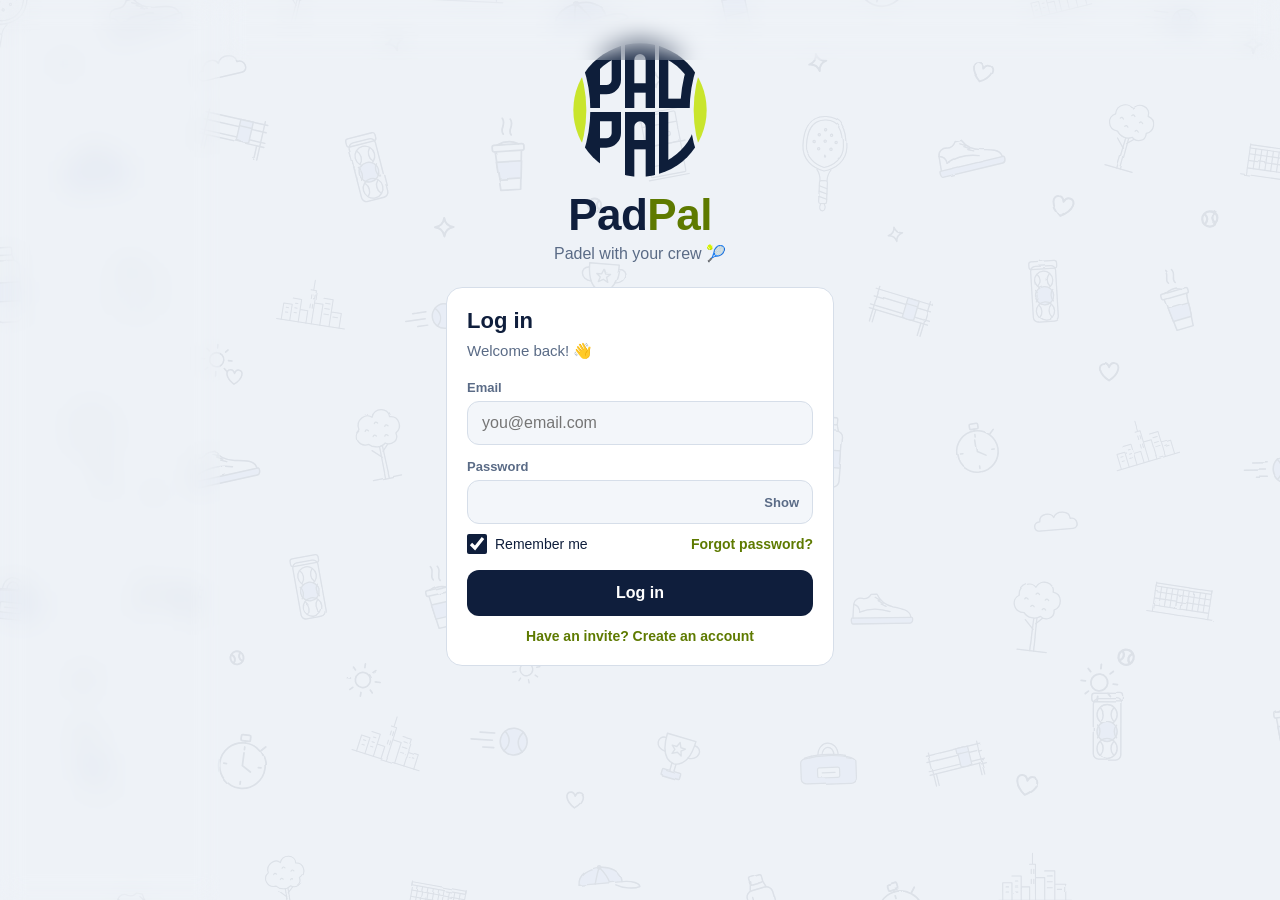
<file: profile.html>
<!doctype html>
<html lang="en">
<head>
<meta charset="utf-8">
<meta name="viewport" content="width=device-width, initial-scale=1, viewport-fit=cover">
<title>PadPal Profile</title>
<link rel="icon" type="image/png" href="favicon.png">
<link rel="apple-touch-icon" href="icon-180.png">
<link rel="manifest" href="manifest.json">
<meta name="apple-mobile-web-app-title" content="PadPal">
<meta name="theme-color" content="#0B1426">
<link rel="stylesheet" href="styles.css?v=33">
<link rel="preconnect" href="https://cbakwbftxrxcojuohdrl.supabase.co" crossorigin>
<script src="supabase-2.45.4.js"></script>
<script src="config.js?v=33"></script>
<script src="auth.js?v=33"></script>
<script src="doodles.js?v=33"></script>
<script src="rate.js?v=33"></script>
<script src="sessions.js?v=33"></script>
<script src="levels.js?v=33"></script>
<script src="share.js?v=33"></script>
<script src="rackets.js?v=33"></script>
<script src="racket-list.js?v=33"></script>
<script>PadPal.me = PadPal.guard(); // members only</script>
<style>
  /* ===== Profile-only styles ===== */

  /* Header */
  .hero { padding: 6px 0 4px; margin-bottom: 14px; }
  .hero-row { display: flex; align-items: center; gap: 16px; padding: 30px 0 0 58px; }   /* room on the left (and above) for the racket + its name bubble */
  .hero-info { min-width: 0; flex: 1; }
  .hero .avatar { width: 92px; height: 92px; font-size: 36px; margin: 0; border-width: 3px; }
  .hero .avatar:not([class*="frame-"]) { box-shadow: 0 0 0 4px color-mix(in srgb, var(--accent) 25%, transparent); }
  .ladder-card .lvl-title { font-size: 13px; color: var(--gold); font-style: italic; margin: 0 0 2px; }
  .pals-link { border: 0; background: none; padding: 0; margin-top: 4px; font-size: 13px; font-weight: 700; color: var(--accent); }
  .pals-link b { color: inherit; }
  .hero-btns { display: flex; gap: 8px; margin-top: 12px; }
  .hero-btns .btn { flex: 1; padding: 10px 8px; font-size: 14px; text-align: center; text-decoration: none; white-space: nowrap; }
  .hero-btns .btn.sq { flex: 0 0 46px; padding: 10px 0; }
  .hero .hold-hint { margin: 12px 0 0; }
  .eyebrow { font-size: 11px; font-weight: 700; color: var(--text-2); text-transform: uppercase; letter-spacing: .8px; }
  .style-row { display: flex; background: var(--card); border: 1px solid var(--line); border-radius: 16px; padding: 10px 4px; margin-bottom: 12px; }
  .style-row div { flex: 1; min-width: 0; text-align: center; border-left: 1px solid var(--line); padding: 0 2px; }
  .style-row div:first-child { border-left: 0; }
  .style-row i { font-style: normal; font-size: 17px; display: block; }
  .style-row b { display: block; font-size: 13px; margin-top: 2px; white-space: nowrap; overflow: hidden; text-overflow: ellipsis; }
  .style-row small { display: block; font-size: 10px; color: var(--text-2); text-transform: uppercase; letter-spacing: .5px; }
  .next-big { font-size: 20px; font-weight: 800; margin-top: 4px; }
  .ladder-card, .next-card { margin-bottom: 12px; }
  /* 🖥️ Big screens: you on the left, your stats and history on the right */
  @media (min-width: 1100px) {
    main.wrap { max-width: 1060px; }
    .topbar-inner { max-width: 1028px; }
    .pf-cols { display: grid; grid-template-columns: 380px minmax(0, 1fr); gap: 28px; align-items: start; }
    .pins { grid-template-columns: repeat(6, 1fr); }
  }
  .rank-link { display: flex; justify-content: space-between; align-items: center; margin-top: 10px; font-size: 13px; color: var(--accent); text-decoration: none; font-weight: 600; }
  .next-line { font-size: 12px; margin-top: 6px; color: var(--text); }
  .flair-pick { display: flex; flex-wrap: wrap; gap: 6px; }
  .flair-pick button { border: 1px solid var(--line); background: var(--card-2); border-radius: 12px; padding: 6px 8px; font-size: 22px; line-height: 1; min-width: 46px; }
  .flair-pick button small { display: block; font-size: 9px; color: var(--text-2); margin-top: 2px; }
  .flair-pick button.on { border-color: var(--accent); box-shadow: 0 0 0 2px var(--accent); }
  .flair-pick button:disabled { opacity: .4; }
  .hero h1 { margin: 0; font-size: 24px; line-height: 1.15; overflow-wrap: anywhere; }
  .hero .handle { color: var(--text-2); font-size: 13px; margin-top: 2px; }
  .hero .bio { margin: 6px 0 0; font-size: 14px; line-height: 1.4; overflow-wrap: anywhere; cursor: pointer;
    display: -webkit-box; -webkit-line-clamp: 2; -webkit-box-orient: vertical; overflow: hidden; }   /* 2 lines; tap = all of it */
  .hero .bio.open { -webkit-line-clamp: unset; display: block; }
  .hero .bio[hidden] { display: none; }

  .chips { display: flex; flex-wrap: wrap; justify-content: center; gap: 6px; margin: 12px 0 4px; }
  .chip { background: var(--card); border: 1px solid var(--line); border-radius: 999px; padding: 5px 10px; font-size: 12px; }
  .chip b { color: var(--text-2); font-weight: 500; margin-right: 3px; }

  /* Rank card */
  .rank { display: flex; align-items: center; gap: 12px; }
  .badge {
    width: 30px; height: 30px; border-radius: 50%; display: inline-grid; place-items: center; font-size: 16px; flex-shrink: 0; margin-right: 8px; vertical-align: middle;
    background: #7E6AA8; box-shadow: inset 0 0 0 2px rgba(255,255,255,.15);
  }
  .rank .tier { font-weight: 800; font-size: 20px; margin: 6px 0 2px; display: flex; align-items: center; }
  .rank .pts { font-size: 38px; font-weight: 800; margin-left: auto; text-align: right; line-height: 1; color: var(--accent); }
  .rank .pts small { display: block; font-size: 11px; font-weight: 500; color: var(--text-2); margin-top: 3px; }
  .progress { height: 10px; border-radius: 999px; background: var(--card-2); overflow: hidden; margin: 14px 0 6px; }
  .progress i { display: block; height: 100%; background: linear-gradient(90deg, var(--primary), var(--accent)); }
  .prog-label { display: flex; justify-content: space-between; font-size: 12px; color: var(--text-2); }
  .warn { margin-top: 12px; padding: 8px 10px; border-radius: 10px; font-size: 12px; background: color-mix(in srgb, var(--accent) 14%, transparent); color: var(--accent); }

  .quick { display: grid; grid-template-columns: repeat(3, 1fr); gap: 8px; margin-bottom: 12px; }
  .quick div { background: var(--card); border: 1px solid var(--line); border-radius: 14px; padding: 10px; text-align: center; }
  .quick strong { display: block; font-size: 20px; }
  .quick small { color: var(--text-2); font-size: 11px; }

  .row-btns { display: flex; gap: 8px; margin-bottom: 16px; }
  .row-btns .btn { flex: 1; padding: 10px; font-size: 14px; }

  /* Section tabs: Overview / Stats / History */
  .seg { display: flex; background: var(--card); border: 1px solid var(--line); border-radius: 12px; padding: 3px; margin-bottom: 14px; position: sticky; top: calc(62px + env(safe-area-inset-top)); z-index: 5; }
  .seg button { flex: 1; border: 0; background: none; padding: 9px 0; border-radius: 9px; font-size: 14px; color: var(--text-2); font-weight: 600; }
  .seg button.on { background: var(--primary); color: var(--primary-text); }
  .panel { display: none; }
  .panel.on { display: block; }

  h2 { font-size: 13px; text-transform: uppercase; letter-spacing: 1px; color: var(--text-2); margin: 18px 0 10px; display: flex; justify-content: space-between; align-items: baseline; }
  h2 small { text-transform: none; letter-spacing: 0; font-weight: 500; }

  /* 6 pinned photos */
  .pins { display: grid; grid-template-columns: repeat(3, 1fr); gap: 6px; }
  .pins > * { aspect-ratio: 1; border-radius: 12px; display: grid; place-items: center; font-size: 34px; border: 0; }
  .pins .empty { background: var(--card); border: 2px dashed var(--line); color: var(--text-2); font-size: 26px; }
  .pins .photo-btn { padding: 0; overflow: hidden; background: var(--card-2); }
  .pins img { width: 100%; height: 100%; object-fit: cover; display: block; }
  .pins .loading { background: var(--card); color: var(--text-2); font-size: 13px; }

  /* Tappable profile picture */
  .hero-pic { position: relative; width: 92px; height: 92px; flex: none; }
  .avatar-btn { position: relative; border: 0; background: none; padding: 0; display: block; margin: 0; -webkit-touch-callout: none; user-select: none; -webkit-user-select: none; touch-action: manipulation; }
  .avatar-btn .avatar { margin: 0; overflow: hidden; transition: transform .15s; }
  .avatar-btn.holding .avatar { transform: scale(.93); }
  .avatar img { width: 100%; height: 100%; object-fit: cover; border-radius: 50%; display: block; -webkit-touch-callout: none; pointer-events: none; }
  .avatar-btn.busy .avatar { opacity: .5; }
  .hold-hint { display: inline-block; margin: 0 0 10px; background: var(--accent); color: var(--accent-text, #0F1E3C); font-size: 12px; font-weight: 700; padding: 6px 12px; border-radius: 12px; }
  /* 🏸 Racket picker */
  .rk-search { margin-bottom: 10px; }
  .rk-list { max-height: 52vh; overflow-y: auto; margin: 0 -4px; }
  .rk-brand { font-size: 12px; font-weight: 700; color: var(--text-2); text-transform: uppercase; letter-spacing: .5px; margin: 12px 4px 4px; }
  .rk-row { display: flex; align-items: center; gap: 12px; width: 100%; text-align: left; background: none; border: 0; border-radius: 12px; padding: 6px 4px; color: var(--text); font-size: 15px; }
  .rk-row.on { background: var(--card-2); box-shadow: inset 0 0 0 2px var(--accent); }
  .rk-row i { width: 22px; height: 40px; flex: none; }
  .rk-row small { display: block; color: var(--text-2); font-size: 12px; }
  .rk-actions { display: grid; gap: 8px; margin-top: 12px; }
  .rk-make { display: flex; gap: 16px; align-items: center; }
  .rk-make .big { width: 86px; height: 160px; flex: none; }
  .rk-make .opts { flex: 1; min-width: 0; }
  .rk-lbl { font-size: 12px; color: var(--text-2); font-weight: 600; margin: 8px 0 4px; }
  .rk-pick { display: flex; flex-wrap: wrap; gap: 6px; }
  .rk-pick button { border: 1px solid var(--line); background: var(--card-2); color: var(--text); border-radius: 10px; padding: 5px 8px; font-size: 12px; font-weight: 600; }
  .rk-pick button.on { box-shadow: 0 0 0 2px var(--accent); border-color: var(--accent); }
  .rk-pick .sw { width: 28px; height: 28px; padding: 0; border-radius: 50%; }
  .rk-pick .sw.none { background: repeating-linear-gradient(45deg, var(--card-2) 0 4px, var(--line) 4px 8px); }

  /* Photo viewer */
  .viewer { position: fixed; inset: 0; z-index: 50; background: rgba(0,0,0,.92); display: none; flex-direction: column; align-items: center; justify-content: center; padding: calc(16px + env(safe-area-inset-top)) 16px calc(16px + env(safe-area-inset-bottom)); }
  .viewer.open { display: flex; }
  .viewer img { max-width: 100%; max-height: 72vh; border-radius: 14px; }
  .v-close { position: absolute; top: calc(10px + env(safe-area-inset-top)); right: 14px; border: 0; background: none; color: #fff; font-size: 34px; }
  .v-foot { display: flex; align-items: center; justify-content: space-between; gap: 10px; width: 100%; max-width: 440px; margin-top: 14px; }
  textarea.input { resize: none; font-family: inherit; }

  /* Shot chart */
  .radar { display: block; width: 100%; max-width: 320px; margin: 0 auto; }
  .radar text { font-size: 11px; fill: var(--text-2); }
  .radar text.val { fill: var(--text); font-weight: 700; font-size: 12px; }
  .shots-note { text-align: center; font-size: 12px; color: var(--text-2); margin-top: 4px; }

  .awards { display: flex; gap: 8px; overflow-x: auto; scrollbar-width: none; }
  .award { flex-shrink: 0; background: var(--card); border: 1px solid var(--line); border-radius: 14px; padding: 10px 12px; min-width: 130px; }
  .award span { font-size: 24px; }
  .award strong { display: block; font-size: 13px; margin-top: 4px; }
  .award small { color: var(--text-2); font-size: 11px; }

  /* Stats */
  .periods { display: flex; gap: 6px; margin-bottom: 12px; }
  .periods button { border: 1px solid var(--line); background: var(--card); border-radius: 999px; padding: 6px 12px; font-size: 13px; color: var(--text-2); }
  .periods button.on { border-color: var(--accent); color: var(--accent); font-weight: 700; }
  .tiles { display: grid; grid-template-columns: 1fr 1fr; gap: 8px; }
  .tile { background: var(--card); border: 1px solid var(--line); border-radius: 14px; padding: 12px; }
  .tile small { color: var(--text-2); font-size: 12px; }
  .tile strong { display: block; font-size: 24px; margin-top: 2px; }
  .wl { display: flex; height: 8px; border-radius: 999px; overflow: hidden; margin-top: 8px; background: var(--loss); }
  .wl i { background: var(--win); }

  .people { display: grid; gap: 8px; }
  .person { display: flex; align-items: center; gap: 12px; background: var(--card); border: 1px solid var(--line); border-radius: 14px; padding: 10px 12px; }
  .person .label { font-size: 12px; color: var(--text-2); }
  .person .stat { margin-left: auto; text-align: right; font-weight: 700; }
  .person .stat small { display: block; font-weight: 500; font-size: 11px; color: var(--text-2); }

  .facts { display: grid; gap: 8px; }
  .fact { background: var(--card); border: 1px solid var(--line); border-left: 4px solid var(--accent); border-radius: 12px; padding: 10px 12px; font-size: 14px; }

  /* History */
  .match-row { display: flex; align-items: center; gap: 10px; background: var(--card); border: 1px solid var(--line); border-radius: 14px; padding: 10px 12px; margin-bottom: 8px; }
  .wlb { width: 30px; height: 30px; border-radius: 8px; display: grid; place-items: center; font-weight: 800; font-size: 13px; flex-shrink: 0; }
  .wlb.w { background: color-mix(in srgb, var(--win) 22%, transparent); color: var(--win); }
  .wlb.l { background: color-mix(in srgb, var(--loss) 22%, transparent); color: var(--loss); }
  .match-row .who { font-size: 13px; line-height: 1.4; min-width: 0; }
  .match-row .who small { color: var(--text-2); display: block; font-size: 11px; }
  .match-row .score { margin-left: auto; text-align: right; font-weight: 700; font-variant-numeric: tabular-nums; font-size: 14px; white-space: nowrap; }
  .match-row .score small { display: block; font-size: 12px; }

  .h2h-pick { display: flex; gap: 8px; overflow-x: auto; scrollbar-width: none; margin-bottom: 10px; }
  .h2h-pick button { flex-shrink: 0; border: 1px solid var(--line); background: var(--card); border-radius: 999px; padding: 6px 12px; font-size: 13px; }
  .h2h-pick button.on { background: var(--primary); border-color: var(--primary); color: var(--primary-text); }
  .h2h { display: flex; align-items: center; justify-content: space-around; text-align: center; }
  .h2h .avatar { width: 52px; height: 52px; margin: 0 auto 6px; font-size: 20px; }
  .h2h .big { font-size: 34px; font-weight: 800; font-variant-numeric: tabular-nums; }
  .h2h-note { text-align: center; font-size: 13px; color: var(--text-2); margin-top: 10px; }

  /* Visiting someone: PadPals, You vs Them, history rows you can tap */
  .pals-btn { border: 1px solid var(--line); background: var(--card); border-radius: 999px; padding: 6px 14px; font-size: 13px; color: var(--text); margin-top: 10px; }
  .pals-btn b { color: var(--accent); }
  .vs-grid { display: grid; grid-template-columns: 1fr 1fr; gap: 8px; text-align: center; }
  .vs-grid div { background: var(--card-2); border-radius: 12px; padding: 10px 6px; }
  .vs-grid strong { display: block; font-size: 22px; font-variant-numeric: tabular-nums; }
  .vs-grid small { color: var(--text-2); font-size: 11px; }
  button.match-row { width: 100%; text-align: left; color: var(--text); font: inherit; }
  .rate-mini { width: 100%; padding: 8px; font-size: 13px; margin: -4px 0 10px; border-radius: 0 0 14px 14px; }
  .rate-mini small { font-weight: 500; opacity: .8; }
  .kind-ico { width: 30px; height: 30px; border-radius: 8px; display: grid; place-items: center; font-size: 16px; flex-shrink: 0; background: var(--card-2); }
  .pal-row { display: flex; align-items: center; gap: 10px; padding: 8px 0; border-bottom: 1px solid var(--line); text-decoration: none; color: var(--text); }
  .pal-row .avatar { width: 38px; height: 38px; font-size: 15px; }
  .pal-row .n { margin-left: auto; text-align: right; font-weight: 700; font-size: 14px; }
  .pal-row .n small { display: block; font-weight: 500; font-size: 11px; color: var(--text-2); }
  .icon-btn.back { font-size: 26px; }
  .theme-pick { display: grid; grid-template-columns: repeat(5, 1fr); gap: 6px; margin-bottom: 16px; }
  .theme-pick button { border: 1px solid var(--line); background: var(--card-2); border-radius: 14px; padding: 8px 2px; font-size: 11px; font-weight: 600; display: grid; justify-items: center; gap: 6px; }
  .theme-pick button i { width: 34px; height: 34px; border-radius: 50%; border: 1px solid rgba(128,128,128,.4); display: block; }
  .theme-pick button.on { border-color: var(--accent); box-shadow: 0 0 0 2px var(--accent); }
  .push-box { border: 1px solid var(--line); background: var(--card-2); border-radius: 14px; padding: 12px; margin-bottom: 16px; }
  .push-box .meta { margin-top: 4px; line-height: 1.4; }
  .push-btns { display: flex; flex-wrap: wrap; gap: 8px; margin-top: 10px; }
  .push-btns .btn { flex: 1; padding: 10px; font-size: 14px; white-space: nowrap; }
  .push-btns .btn[hidden] { display: none; }
</style>
</head>
<body>

<header class="topbar">
  <div class="topbar-inner">
    <div class="logo"><img class="logo-img logo-for-dark" src="logo-dark.svg" alt=""><img class="logo-img logo-for-light" src="logo-light.svg" alt=""><span>Pad</span><b>Pal</b></div>
    <button class="icon-btn" id="settingsBtn" aria-label="Settings">⚙️</button>
  </div>
</header>

<main class="wrap">
<div class="pf-cols"><div class="pf-left">

  <!-- Header: picture (with racket) on the left, name on the right, bio, two buttons -->
  <section class="hero">
    <div class="hero-row">
      <div class="hero-pic" id="heroPic">
        <button class="avatar-btn" id="avatarBtn" aria-label="Profile picture (hold to change)">
          <div class="avatar" id="heroAvatar"></div>
        </button>
      </div>
      <div class="hero-info">
        <h1 id="heroName"></h1>
        <div class="handle" id="heroHandle"></div>
        <p class="bio" id="heroBio"></p>
        <button class="pals-link" id="palsBtn">👥 <b id="palsN">…</b> PadPals ›</button>
      </div>
    </div>
    <div class="hold-hint" id="holdHint" hidden>👆 Hold your picture or racket to change them</div>
    <input type="file" id="racketPhoto" accept="image/*" hidden>
    <input type="file" id="avatarInput" accept="image/*" hidden>
    <div class="hero-btns" id="myBtns">
      <button class="btn btn-primary" data-edit>✏️ Edit profile</button>
      <button class="btn btn-ghost" id="shareCardBtn">📤 Share card</button>
      <button class="btn btn-ghost sq" id="inviteBtn" aria-label="Invite a friend">➕</button>
    </div>
    <div class="hero-btns" id="theirBtns" hidden>
      <a class="btn btn-primary" id="msgBtn">💬 Message</a>
      <a class="btn btn-ghost" id="gameBtn">🎾 Invite</a>
      <button class="btn btn-ghost sq" id="starBtn">☆</button>
    </div>
    <button class="btn btn-accent" id="rateBtn" style="width:100%;margin-top:8px" hidden>🎯 Rate their shots</button>
  </section>

  <!-- Ladder card -->
  <div class="card ladder-card">
    <div class="rank">
      <div>
        <div class="eyebrow" id="rLadder">Ladder</div>
        <div class="tier"><span class="badge" id="rBadge"></span><span id="rTier"></span></div>
        <div class="lvl-title" id="heroTitle"></div>
        <div class="meta" id="rPos"></div>
      </div>
      <div class="pts"><span id="rPts">0</span><small>points</small></div>
    </div>
  </div>

  <!-- Playing style: one small row -->
  <div class="style-row" id="heroChips"></div>

  <!-- The next level -->
  <div class="card next-card">
    <div class="eyebrow" id="rNextTitle">The next level</div>
    <div class="next-big" id="rTo"></div>
    <div class="progress"><i id="rBar" style="width:0%"></i></div>
    <div class="prog-label"><span id="rFrom"></span><span id="rNextName"></span></div>
    <div class="next-line" id="rNext" hidden></div>
    <div class="meta" id="rMixed" style="margin-top:6px"></div>
    <div class="warn" id="rWarn"></div>
    <a class="rank-link" href="road.html"><span>ⓘ What do levels do?</span><span>🗺️ Road to Legend ›</span></a>
  </div>

  <div class="quick">
    <div><strong id="qMatches">0</strong><small>Matches</small></div>
    <div><strong id="qRate">–</strong><small>Win rate</small></div>
    <div><strong id="qStreak">0</strong><small>Win streak</small></div>
  </div>

</div><div class="pf-right">
  <div id="segAnchor"></div>
  <div class="seg" id="seg">
    <button class="on" data-panel="overview">Overview</button>
    <button data-panel="stats">Stats</button>
    <button data-panel="history">History</button>
  </div>

  <!-- ===== Overview ===== -->
  <section class="panel on" id="overview">
    <div id="vsBox" hidden>
      <h2>⚔️ You vs <span id="vsName"></span></h2>
      <div class="card" id="vsCard"></div>
    </div>

    <h2>Pinned photos <small id="pinCount"></small></h2>
    <div class="pins" id="pins"></div>
    <input type="file" id="pinInput" accept="image/*" hidden>

    <h2>Shot chart <small>from friends' ratings</small></h2>
    <div class="card">
      <svg class="radar" id="radar" viewBox="0 0 320 290"></svg>
      <div class="shots-note" id="shotsNote">Loading…</div>
      <button class="btn btn-ghost" id="shareShotsBtn" style="width:100%;margin-top:10px;padding:8px;font-size:13px">📤 Share shots</button>
    </div>

    <h2>Badges</h2>
    <div class="awards" id="awards"></div>
  </section>

  <!-- ===== Stats ===== -->
  <section class="panel" id="stats">
    <div class="periods" id="periods">
      <button data-period="week">Week</button>
      <button class="on" data-period="month">Month</button>
      <button data-period="year">Year</button>
      <button data-period="all">All time</button>
    </div>
    <div class="tiles" id="tiles"></div>

    <h2 id="peopleTitle">Your people</h2>
    <div class="people" id="people"></div>

    <h2>Fun facts 🤓</h2>
    <div class="facts" id="facts"></div>
  </section>

  <!-- ===== History ===== -->
  <section class="panel" id="history">
    <div id="h2hBox">
      <h2>Head-to-head</h2>
      <div class="h2h-pick" id="h2hPick"></div>
      <div class="card" id="h2hCard"></div>
    </div>

    <h2>History</h2>
    <div class="chips-row" id="histChips">
      <button class="on" data-hist="all">All</button>
      <button data-hist="match">🎾 Matches</button>
      <button data-hist="session">🔄 Sessions</button>
      <button data-hist="tourney">🏆 Tournaments</button>
    </div>
    <div id="matches"></div>
  </section>
</div></div>
</main>

<!-- Bottom tab bar -->
<nav class="tabbar">
  <div class="tabs">
    <a href="feed.html"><span>🏠</span>Feed</a>
    <a href="play.html"><span>🎾</span>Play</a>
    <a href="chat.html"><span>💬</span>Chat</a>
    <a href="ranks.html"><span>🏆</span>Ranks</a>
    <a class="on" href="profile.html"><span>👤</span>Me</a>
  </div>
</nav>

<div class="backdrop" id="backdrop"></div>
<div class="sheet" id="settingsSheet">
  <div class="grab"></div>
  <h3>Settings</h3>
  <div class="label" style="font-size:13px;color:var(--text-2);font-weight:600;margin-bottom:8px">🎨 Theme</div>
  <div class="theme-pick" id="themePick">
    <button data-theme-pick="auto"><i style="background:linear-gradient(135deg,#EEF2F7 50%,#0B1426 50%)"></i>📱 Auto</button>
    <button data-theme-pick="dark"><i style="background:linear-gradient(135deg,#0B1426 60%,#C9E52C 60%)"></i>🌙 Dark</button>
    <button data-theme-pick="light"><i style="background:linear-gradient(135deg,#EEF2F7 60%,#0F1E3C 60%)"></i>☀️ Light</button>
    <button data-theme-pick="gold"><i style="background:linear-gradient(135deg,#0E0C09 55%,#D4AF6A 55%,#EBD39A)"></i>✨ Gold</button>
    <button data-theme-pick="glass"><i style="background:radial-gradient(circle at 30% 25%,rgba(255,255,255,.9),rgba(255,255,255,.15) 45%),linear-gradient(135deg,#3B6FD8,#7E6AA8 55%,#C9E52C)"></i>💧 Glass</button>
  </div>
  <div class="push-box" id="pushBox">
    <div class="name">🔔 Phone notifications</div>
    <div class="meta" id="pushText">Checking…</div>
    <div class="push-btns">
      <button class="btn btn-primary" id="pushOn" hidden>🔔 Turn on</button>
      <button class="btn btn-ghost" id="pushTest" hidden>📨 Send me a test</button>
      <button class="btn btn-ghost" id="pushOff" hidden>Turn off</button>
    </div>
  </div>
  <div style="display:grid;gap:10px">
    <a class="btn btn-accent" id="adminLink" href="admin.html" style="text-align:center;text-decoration:none" hidden>👑 Admin panel</a>
    <button class="btn btn-ghost" data-edit>✏️ Edit profile</button>
    <button class="btn btn-ghost" id="newLinkBtn">🔄 New invite link (old one stops working)</button>
    <button class="btn btn-ghost" id="pwBtn">🔑 Set or change password</button>
    <button class="btn btn-ghost" id="logoutBtn">🚪 Log out</button>
  </div>
</div>

<!-- Set / change password -->
<div class="sheet" id="pwSheet">
  <div class="grab"></div>
  <h3>Set or change password</h3>
  <form id="pwForm">
    <input type="email" id="pwUser" autocomplete="username" hidden>
    <div class="field">
      <label for="pw1">New password</label>
      <input class="input" id="pw1" type="password" autocomplete="new-password" minlength="8" required>
      <small>At least 8 characters. Your iPhone can save it for you.</small>
    </div>
    <div class="field">
      <label for="pw2">New password again</label>
      <input class="input" id="pw2" type="password" autocomplete="new-password" minlength="8" required>
    </div>
    <div class="error-box" id="pwError" role="alert" hidden></div>
    <button class="btn btn-primary" id="pwSave" style="width:100%;margin-top:10px">Save password</button>
  </form>
</div>

<!-- Edit profile -->
<div class="sheet" id="editSheet">
  <div class="grab"></div>
  <h3>Edit profile</h3>
  <form id="editForm">
    <div class="field">
      <label for="eName">Your name</label>
      <input class="input" id="eName" required maxlength="40" autocomplete="name">
    </div>
    <div class="field">
      <label for="eUsername">Username</label>
      <input class="input" id="eUsername" required maxlength="20" autocapitalize="none" autocomplete="username">
      <small>3–20 characters: lowercase letters, numbers, dots and underscores</small>
    </div>
    <div class="field">
      <label for="eBio">Bio</label>
      <textarea class="input" id="eBio" rows="2" maxlength="160" placeholder="Left side warrior 🦾"></textarea>
      <small><span id="bioCount">0</span> / 160</small>
    </div>
    <div class="field">
      <span class="label">Side</span>
      <div class="choices">
        <label><input type="radio" name="eSide" value="right"><span>➡️ Right (drive)</span></label>
        <label><input type="radio" name="eSide" value="left"><span>⬅️ Left (revés)</span></label>
        <label><input type="radio" name="eSide" value="both"><span>↔️ Both</span></label>
      </div>
    </div>
    <div class="field">
      <span class="label">Hand</span>
      <div class="choices">
        <label><input type="radio" name="eHand" value="right"><span>✋ Right</span></label>
        <label><input type="radio" name="eHand" value="left"><span>🤚 Left</span></label>
      </div>
    </div>
    <div class="field">
      <label for="eShot">Favourite shot</label>
      <select class="input" id="eShot">
        <option value="">Choose…</option>
        <option>Bandeja</option><option>Víbora</option><option>Smash</option><option>Por 3 / Por 4</option>
        <option>Chiquita</option><option>Lob</option><option>Bajada</option><option>Rulo</option>
        <option>Volley</option><option>Wall exit</option>
      </select>
    </div>
    <div class="field">
      <span class="label">Profile emoji <small class="meta">· next to your name, new ones unlock as you level up</small></span>
      <div class="flair-pick" id="flairPick"></div>
    </div>
    <p class="meta" style="margin:0 0 12px">Want to change your ladder (men / women)? Ask the admin.</p>
    <div class="error-box" id="editError" role="alert" hidden></div>
    <button class="btn btn-primary" id="editSave" style="width:100%;margin-top:10px">Save</button>
  </form>
</div>

<!-- Session details / PadPals list -->
<div class="sheet" id="infoSheet"><div class="grab"></div><div id="infoBody"></div></div>

<!-- 🏸 Choose your racket -->
<div class="sheet" id="racketSheet">
  <div class="grab"></div>
  <h3>🏸 What's your racket?</h3>
  <input class="input rk-search" id="rkSearch" type="search" placeholder="🔍 Search brand or model" aria-label="Search rackets">
  <div class="rk-list" id="rkList"></div>
  <div class="rk-actions">
    <button class="btn btn-primary" id="rkPhotoBtn">📷 Not in the list? Make one from a photo</button>
    <button class="btn btn-ghost" id="rkRemove">Remove my racket</button>
  </div>
</div>

<!-- 📷 Make a racket doodle from a photo -->
<div class="sheet" id="makeSheet">
  <div class="grab"></div>
  <h3>📷 Your racket doodle</h3>
  <p class="meta" style="margin:-4px 0 12px">Your phone picked the colours from the photo. The photo itself is not saved.</p>
  <div class="rk-make">
    <div class="big" id="mkBig"></div>
    <div class="opts">
      <div class="rk-lbl">Shape</div>
      <div class="rk-pick" id="mkShape"></div>
      <div class="rk-lbl">Colours: tap a part, then a colour</div>
      <div class="rk-pick" id="mkSlots"></div>
      <div class="rk-pick" id="mkColours" style="margin-top:8px"></div>
    </div>
  </div>
  <div class="field" style="margin-top:12px">
    <label for="mkName">Racket name (optional)</label>
    <input class="input" id="mkName" maxlength="40" placeholder="e.g. Siux Electra ST3">
  </div>
  <button class="btn btn-primary" id="mkSave" style="width:100%;margin-top:6px">🏸 Use this racket</button>
</div>

<!-- Photo viewer -->
<div class="viewer" id="viewer">
  <button class="v-close" id="vClose" aria-label="Close">×</button>
  <img id="vImg" alt="Pinned photo">
  <div class="v-foot">
    <span class="meta" id="vDate"></span>
    <button class="btn btn-ghost" id="vRemove">🗑️ Remove from profile</button>
  </div>
</div>

<div class="toast" id="toast"></div>

<script>
  // 🗂️ Your own profile as you saw it last time, straight away (before any button is wired up,
  // so everything still works). Fresh numbers replace it in a moment. Not for other people's profiles.
  var OWN_PROFILE = !new URLSearchParams(location.search).get('id');
  if (OWN_PROFILE) PadPal.snap.show('profile', [document.querySelector('main.wrap')]);
  function saveProfileSnap() { if (OWN_PROFILE) PadPal.snap.save('profile', [document.querySelector('main.wrap')]); }

  // ===== Sample data (stats, history: becomes real in Stage 2) =====

  // Shot chart: your average rating per shot (real, filled in by loadShots)
  var shots = [['Bandeja', 0], ['Víbora', 0], ['Smash', 0], ['Chiquita', 0], ['Lob', 0], ['Volley', 0]];
  var shotMax = 7;        // 1–7 below Pro, 1–10 for Pro and up
  var shotStats = {};     // shot → { avg, count }

  var statsPeriod = 'month';
  var myChanges = [];     // every points change of yours (matches, sessions, ratings, inactivity)
  var myExits = [];       // sessions you had to stop: { reason, when }
  var mySessions = [];    // finished sessions: { game, row (your result), n, change, when }
  var myTourneys = [];    // tournament teams you were in
  var tourneyGames = [];  // their matches (count in W-L like every other match)
  var pals = null;        // PadPals: [{ user_id, games }]
  var histFilter = 'all';

  // On someone else's profile, these are "their" numbers. The page shows whoever `profile` is;
  // `viewer` is always you.
  var viewer = null;
  var isMe = true;

  // ===== Helpers =====
  function $(id) { return document.getElementById(id); }
  var toastTimer;
  function toast(msg) {
    var t = $('toast');
    t.textContent = msg;
    t.classList.add('show');
    clearTimeout(toastTimer);
    toastTimer = setTimeout(function () { t.classList.remove('show'); }, 2200);
  }

  // ===== Shot chart (spider graph, drawn with SVG) =====
  function renderRadar() {
    var cx = 160, cy = 145, r = 100, n = shots.length;
    function point(i, value) {
      var angle = -Math.PI / 2 + (i * 2 * Math.PI) / n;
      return [cx + Math.cos(angle) * r * value / shotMax, cy + Math.sin(angle) * r * value / shotMax];
    }
    var svg = '';
    // background rings at a quarter, half, three quarters and the top of the scale
    [0.25, 0.5, 0.75, 1].map(function (f) { return f * shotMax; }).forEach(function (lvl) {
      var pts = shots.map(function (_, i) { return point(i, lvl).join(','); }).join(' ');
      svg += '<polygon points="' + pts + '" fill="none" stroke="var(--line)" stroke-width="1"/>';
    });
    // spokes
    shots.forEach(function (_, i) {
      var p = point(i, shotMax);
      svg += '<line x1="' + cx + '" y1="' + cy + '" x2="' + p[0] + '" y2="' + p[1] + '" stroke="var(--line)"/>';
    });
    // your shape
    var shape = shots.map(function (s, i) { return point(i, s[1]).join(','); }).join(' ');
    svg += '<polygon points="' + shape + '" fill="var(--accent)" fill-opacity=".28" stroke="var(--accent)" stroke-width="2.5" stroke-linejoin="round"/>';
    shots.forEach(function (s, i) {
      var p = point(i, s[1]);
      svg += '<circle cx="' + p[0] + '" cy="' + p[1] + '" r="4" fill="var(--primary)" stroke="var(--card)" stroke-width="2"/>';
    });
    // labels
    shots.forEach(function (s, i) {
      var p = point(i, shotMax * 1.26);
      var anchor = Math.abs(p[0] - cx) < 5 ? 'middle' : (p[0] > cx ? 'start' : 'end');
      svg += '<text x="' + p[0] + '" y="' + (p[1] - 2) + '" text-anchor="' + anchor + '">' + s[0] + '</text>' +
             '<text class="val" x="' + p[0] + '" y="' + (p[1] + 12) + '" text-anchor="' + anchor + '">' + (s[1] ? s[1].toFixed(1) : '–') + '</text>';
    });
    $('radar').innerHTML = svg;
  }

  // Real ratings friends gave you
  async function loadShots() {
    shotMax = Number(profile.points) >= 501 ? 10 : 7;
    var r = await db.from('shot_ratings').select('shot, rating').eq('ratee_id', profile.id);
    if (r.error) { $('shotsNote').textContent = 'Shot ratings appear after you run 08_ratings.sql.'; renderRadar(); return; }
    shotStats = {};
    r.data.forEach(function (x) {
      var s = shotStats[x.shot] = shotStats[x.shot] || { sum: 0, count: 0 };
      s.sum += Number(x.rating); s.count++;
    });
    Object.keys(shotStats).forEach(function (k) { shotStats[k].avg = shotStats[k].sum / shotStats[k].count; });
    shots = shots.map(function (s) { return [s[0], shotStats[s[0]] ? Math.min(shotMax, shotStats[s[0]].avg) : 0]; });
    renderRadar();
    $('shotsNote').textContent = r.data.length
      ? 'Based on ' + r.data.length + ' rating' + (r.data.length === 1 ? '' : 's') + ' from friends · scale 1–' + shotMax
      : 'No ratings yet. After a match, friends can rate your shots 🎯';
    renderBadges();
  }

  // Tournament medals (place 1–3)
  var trophies = [];
  async function loadTrophies() {
    var id = profile.id;
    var r = await db.from('tournament_teams').select('place, tournaments(name, kind)')
      .or('p1.eq.' + id + ',p2.eq.' + id).not('place', 'is', null).lte('place', 3);
    trophies = (r.data || []).filter(function (t) { return t.tournaments; });
    renderBadges();
  }

  // Badges earned from real data
  function renderBadges() {
    var list = [];
    trophies.forEach(function (t) {
      var season0 = t.tournaments.kind === 'friendly';
      list.push([['🏆', '🥈', '🥉'][t.place - 1],
        t.place === 1 ? (season0 ? 'Season 0 Champion' : 'Champion') : (t.place === 2 ? '2nd place' : '3rd place'),
        t.tournaments.name]);
    });
    var best = Object.keys(shotStats).filter(function (k) { return shotStats[k].count >= 2; })
      .sort(function (a, b) { return shotStats[b].avg - shotStats[a].avg; })[0];
    if (best) list.push(['🏅', best + (profile.gender === 'f' ? ' Queen' : ' King'), shotStats[best].avg.toFixed(1) + ' avg · ' + shotStats[best].count + ' ratings']);
    var streak = 0;
    for (var i = 0; i < myMatches.length && myMatches[i].won; i++) streak++;
    if (streak >= 3) list.push(['🔥', 'On fire', streak + ' wins in a row']);
    var hurt = myExits.filter(function (x) { return x.reason === 'injured'; }).length;
    if (hurt) list.push(['🩹', 'Battle scars', 'played until injured ' + hurt + '×']);
    if (myMatches.length >= 10) list.push(['🎾', 'Regular', myMatches.length + ' matches played']);
    if (Number(profile.mixed_points) >= 20) list.push(['🔀', 'Mixed master', PadPal.fmt(profile.mixed_points) + ' mixed pts']);
    var t = PadPal.tierOf(profile.points);
    if (t.min >= 100) list.push([t.icon, t.name + ' reached', PadPal.fmt(profile.points) + ' pts']);
    badgeList = list;
    $('awards').innerHTML = list.length
      ? list.map(function (b) { return '<div class="award"><span>' + b[0] + '</span><strong>' + esc(b[1]) + '</strong><small>' + esc(b[2]) + '</small></div>'; }).join('')
      : '<p class="meta" style="margin:0">No badges yet. Play, win and get rated to earn them! 🏅</p>';
  }

  // ===== Stats for the chosen time period (all real) =====
  var PERIOD_DAYS = { week: 7, month: 30, year: 365, all: 100000 };
  var DAY_NAMES = ['Sunday', 'Monday', 'Tuesday', 'Wednesday', 'Thursday', 'Friday', 'Saturday'];

  function renderStats(key) {
    statsPeriod = key;
    var since = Date.now() - PERIOD_DAYS[key] * 86400000;
    var ms = myMatches.filter(function (m) { return new Date(m.when).getTime() >= since; });   // newest first
    var ch = myChanges.filter(function (c) { return new Date(c.created_at).getTime() >= since; });
    var wins = ms.filter(function (m) { return m.won; }).length;
    var losses = ms.filter(function (m) { return m.lost; }).length;
    var draws = ms.length - wins - losses;
    var rate = ms.length ? Math.round(wins / ms.length * 100) : 0;
    var gained = ch.reduce(function (a, c) { return a + Number(c.change); }, 0);
    // longest run of wins, oldest → newest
    var best = 0, run = 0;
    ms.slice().reverse().forEach(function (m) { run = m.won ? run + 1 : 0; best = Math.max(best, run); });
    var sessions = {};
    ch.forEach(function (c) { if (c.reason === 'session' && c.game_id) sessions[c.game_id] = true; });
    var nSessions = Object.keys(sessions).length;

    $('tiles').innerHTML =
      '<div class="tile"><small>Matches</small><strong>' + ms.length + '</strong><div class="meta">' + wins + 'W · ' + losses + 'L' + (draws ? ' · ' + draws + 'D' : '') + '</div></div>' +
      '<div class="tile"><small>Win rate</small><strong>' + (ms.length ? rate + '%' : '–') + '</strong><div class="wl"' + (ms.length ? '' : ' style="background:var(--card-2)"') + '><i style="width:' + rate + '%"></i></div></div>' +
      '<div class="tile"><small>Points</small><strong class="' + (gained >= 0 ? 'plus' : 'minus') + '">' + PadPal.fmtChange(gained) + '</strong><div class="meta">all games, ratings & more</div></div>' +
      '<div class="tile"><small>Best streak</small><strong>🔥 ' + best + '</strong><div class="meta">wins in a row</div></div>';

    // partners and opponents
    var stat = {};
    function s(id) { return stat[id] = stat[id] || { with: 0, withWins: 0, withLost: 0, vs: 0, vsWins: 0, vsLost: 0 }; }
    ms.forEach(function (m) {
      var p = s(m.partner); p.with++; if (m.won) p.withWins++; if (m.lost) p.withLost++;
      m.opp.forEach(function (o) { var x = s(o); x.vs++; if (m.won) x.vsWins++; if (m.lost) x.vsLost++; });
    });
    var ids = Object.keys(stat);
    var partner = ids.filter(function (id) { return stat[id].with > 0; }).sort(function (a, b) {
      var A = stat[a], B = stat[b];
      var ra = A.withWins / A.with - (A.with < 2 ? 1 : 0), rb = B.withWins / B.with - (B.with < 2 ? 1 : 0);
      return rb - ra || B.with - A.with;
    })[0];
    var nemesis = ids.filter(function (id) { return stat[id].vsLost > 0 && stat[id].vsLost >= stat[id].vsWins; }).sort(function (a, b) {   // they beat you at least as often
      var A = stat[a], B = stat[b];
      return (B.vsLost - B.vsWins) - (A.vsLost - A.vsWins) || B.vs - A.vs;
    })[0];
    var most = ids.sort(function (a, b) { return (stat[b].with + stat[b].vs) - (stat[a].with + stat[a].vs); })[0];
    $('people').innerHTML = ms.length
      ? (partner ? person('🤝', 'Best partner', partner, stat[partner].withWins + '-' + stat[partner].withLost, 'together') : '') +
        (nemesis ? person('😈', 'Nemesis', nemesis, stat[nemesis].vsWins + '-' + stat[nemesis].vsLost, 'vs them') : '') +
        (most ? person('👥', 'Most played with', most, stat[most].with + stat[most].vs, 'games') : '')
      : '<p class="meta" style="margin:0">No matches in this period yet. 🎾</p>';

    $('facts').innerHTML = funFacts(ms, ch, nSessions, ids.length, key).map(function (f) { return '<div class="fact">' + aboutThem(f) + '</div>'; }).join('') ||
      '<p class="meta" style="margin:0">Play some matches to unlock fun facts! 🤓</p>';
  }

  // "You came back…" → "Budi came back…" when you look at Budi's profile
  function firstName() { return esc((profile.display_name || profile.username).split(' ')[0]); }
  function aboutThem(text) {
    if (isMe) return text;
    var n = firstName();
    return text.replace(/\bYour\b/g, n + '\'s').replace(/\bYou\b/g, n).replace(/\byou\b/g, n);
  }

  function funFacts(ms, ch, nSessions, nFriends, key) {
    var facts = [];
    if (nSessions) facts.push('🔄 You played <b>' + nSessions + '</b> Americano/Mexicano session' + (nSessions > 1 ? 's' : ''));
    // best day of the week
    var days = {};
    ms.forEach(function (m) { var d = new Date(m.when).getDay(); days[d] = days[d] || [0, 0]; if (m.won) days[d][0]++; else if (m.lost) days[d][1]++; });
    var bestDay = Object.keys(days).filter(function (d) { return days[d][0] + days[d][1] >= 2; })
      .sort(function (a, b) { return (days[b][0] - days[b][1]) - (days[a][0] - days[a][1]); })[0];
    if (bestDay !== undefined) facts.push('📅 Your best day is <b>' + DAY_NAMES[bestDay] + '</b> (' + days[bestDay][0] + '-' + days[bestDay][1] + ')');
    // biggest win
    var tennis = ms.filter(function (m) { return !m.session; });   // set facts: normal matches only (session games aren't sets)
    var big = null;
    tennis.forEach(function (m) {
      if (!m.won) return;
      var diff = m.sets.reduce(function (a, st) { return a + st[0] - st[1]; }, 0);
      if (!big || diff > big.diff) big = { diff: diff, m: m };
    });
    if (big && big.diff >= 6) facts.push('💥 Biggest win: <b>' + big.m.score + '</b> with ' + pname(big.m.partner));
    // comebacks and tiebreaks
    var comebacks = tennis.filter(function (m) { return m.won && m.sets.length > 1 && m.sets[0][0] < m.sets[0][1]; }).length;
    if (comebacks) facts.push('💪 You came back after losing the first set <b>' + comebacks + '×</b>');
    var tbWon = 0, tbAll = 0;
    tennis.forEach(function (m) { m.sets.forEach(function (st) { if (Math.max(st[0], st[1]) === 7 && Math.min(st[0], st[1]) === 6) { tbAll++; if (st[0] > st[1]) tbWon++; } }); });
    if (tbAll) facts.push('🧊 Tiebreak sets: you won <b>' + tbWon + ' of ' + tbAll + '</b>');
    // most common set score you won
    var scores = {};
    tennis.forEach(function (m) { m.sets.forEach(function (st) { if (st[0] > st[1]) { var k = st[0] + '-' + st[1]; scores[k] = (scores[k] || 0) + 1; } }); });
    var top = Object.keys(scores).sort(function (a, b) { return scores[b] - scores[a]; })[0];
    if (top && scores[top] >= 2) facts.push('🎾 Your favourite winning set score: <b>' + top + '</b> (' + scores[top] + '×)');
    // points from ratings and from not playing
    var skill = ch.filter(function (c) { return c.reason === 'skill'; }).reduce(function (a, c) { return a + Number(c.change); }, 0);
    if (skill) facts.push('🎯 Friends\' shot ratings gave you <b>' + PadPal.fmtChange(skill) + '</b> points');
    var idle = ch.filter(function (c) { return c.reason === 'inactive' || c.reason === 'skill-shrink'; }).reduce(function (a, c) { return a + Number(c.change); }, 0);
    if (idle && isMe) facts.push('🧊 Not playing cost you <b>' + PadPal.fmt(Math.abs(idle)) + '</b> point' + (Math.abs(idle) === 1 ? '' : 's') + '. Keep playing!');
    if (nFriends >= 2) facts.push('👥 You played with <b>' + nFriends + '</b> different friends');
    // sessions you had to stop (the host's reason)
    var exits = myExits.filter(function (x) { return new Date(x.when).getTime() >= Date.now() - PERIOD_DAYS[key] * 86400000; });
    var EXIT_TEXT = { injured: '🤕 Injured', sick: '🤒 Sick', tired: '😴 Too tired', left: '🏃 Had to leave', other: '🤷 Stopped' };
    var byReason = {};
    exits.forEach(function (x) { byReason[x.reason] = (byReason[x.reason] || 0) + 1; });
    Object.keys(byReason).forEach(function (r) {
      facts.push((EXIT_TEXT[r] || '🤷 Stopped') + ' during a session <b>' + byReason[r] + '×</b>' + (r === 'injured' ? '. Take care! 🩹' : r === 'tired' ? '. Hydrate! 💧' : ''));
    });
    if (key === 'all' && myMatches.length) {
      var first = myMatches[myMatches.length - 1];
      facts.push('🎂 Your first PadPal match: <b>' + new Date(first.when).toLocaleDateString(undefined, { day: 'numeric', month: 'long', year: 'numeric' }) + '</b>');
    }
    return facts;
  }

  function person(icon, label, id, stat, sub) {
    var p = people[id];
    var url = p && p.avatar_url && urls[p.avatar_url];
    return '<div class="person"><div class="avatar" data-uid="' + id + '">' + (url ? '<img src="' + url + '" alt="">' : pname(id)[0]) + '</div>' +
      '<div><div class="label">' + icon + ' ' + label + '</div><div class="name" data-uid="' + id + '">' + pname(id) + '</div></div>' +
      '<div class="stat">' + stat + '<small>' + sub + '</small></div></div>';
  }
  var urls = {};   // friends' profile pictures for the Stats tab

  // ===== History (real) =====
  var myMatches = [];   // newest first, each with .won, .partner, .opp[], .change
  var people = {};      // member id → profile

  function pname(id) { var p = people[id]; return esc(p ? (p.display_name || p.username) : '?'); }

  async function loadGame() {
    var id = profile.id;
    // ⚡ round 1, all at the same time: members, matches, points history, tournaments
    var first = await Promise.all([
      PadPal.members().catch(function () { return []; }),
      db.from('matches').select('id, a1, a2, b1, b2, sets, winner, played_at')
        .or('a1.eq.' + id + ',a2.eq.' + id + ',b1.eq.' + id + ',b2.eq.' + id).order('played_at', { ascending: false }).limit(200),
      db.from('point_changes').select('match_id, game_id, change, reason, created_at').eq('user_id', id),
      db.from('tournament_teams').select('id, place, p1, p2, tournaments(id, name, kind, status, scheduled_at)').or('p1.eq.' + id + ',p2.eq.' + id)
    ]);
    var list = first[0], r = first[1], cr = first[2], tr = first[3];
    list.forEach(function (m) { people[m.id] = m; });
    myChanges = cr.data || [];
    myTourneys = (tr.data || []).filter(function (t) { return t.tournaments && t.tournaments.status !== 'cancelled'; });
    var tIds = myTourneys.map(function (t) { return t.tournaments.id; });
    // sessions played (for History) and where the host took you out (injured, sick, tired…)
    myExits = [];
    mySessions = [];
    var sessionChange = {};
    myChanges.forEach(function (c) { if (c.reason === 'session' && c.game_id) sessionChange[c.game_id] = c; });
    var sessionIds = Object.keys(sessionChange);
    // ⚡ round 2, at the same time: the sessions and the tournament matches
    var none = Promise.resolve({ data: [] });
    var second = await Promise.all([
      sessionIds.length ? db.from('games').select('id, kind, host_id, place, session_state, scheduled_at').in('id', sessionIds) : none,
      tIds.length ? db.from('tournament_teams').select('id, p1, p2').in('tournament_id', tIds) : none,
      tIds.length ? db.from('tournament_matches').select('team_a, team_b, sets, winner, played_at').in('tournament_id', tIds).not('winner', 'is', null) : none
    ]);
    if (sessionIds.length) {
      var gs = second[0];
      (gs.data || []).forEach(function (g) {
        var o = g.session_state && g.session_state.out && g.session_state.out[id];
        if (o) myExits.push({ reason: o.reason, when: g.scheduled_at });
        if (!g.session_state || !g.session_state.players) return;
        var rows = PadPal.sessions.rows(g.session_state);
        var mine = rows.filter(function (x) { return x.id === id; })[0];
        mySessions.push({ game: g, row: mine, n: rows.length, change: Number(sessionChange[g.id].change), when: sessionChange[g.id].created_at });
      });
    }
    // tournament matches count in W-L too
    tourneyGames = [];
    if (tIds.length) {
      var tt = second[1], tm = second[2];
      var teamOf = {};
      (tt.data || []).forEach(function (t) { teamOf[t.id] = t; });
      var mine = myTourneys.map(function (t) { return t.id; });
      (tm.data || []).forEach(function (m) {
        var side = mine.indexOf(m.team_a) > -1 ? 'a' : mine.indexOf(m.team_b) > -1 ? 'b' : null;
        if (!side) return;
        var us = teamOf[side === 'a' ? m.team_a : m.team_b], them = teamOf[side === 'a' ? m.team_b : m.team_a];
        if (!us || !them) return;
        var sets = (m.sets || []).map(function (s) { return side === 'a' ? [s[0], s[1]] : [s[1], s[0]]; });
        tourneyGames.push({ won: m.winner === side, lost: m.winner !== side, draw: false, partner: us.p1 === id ? us.p2 : us.p1, opp: [them.p1, them.p2],
                            score: sets.map(function (s) { return s[0] + '-' + s[1]; }).join(' '), sets: sets, change: undefined, when: m.played_at, tourney: true });
      });
    }
    // PadPals: everyone they played at least one game with
    db.rpc('padpals', { p_user: id }).then(function (pr) {
      pals = pr.error ? null : pr.data;
      $('palsN').textContent = pals ? pals.length : '?';
      renderVs();
    });
    var changeOf = {};
    myChanges.forEach(function (c) { if (c.match_id) changeOf[c.match_id] = c.change; });
    myMatches = (r.data || []).map(function (m) {
      var team = (m.a1 === id || m.a2 === id) ? 'a' : 'b';
      var mine = team === 'a' ? [m.a1, m.a2] : [m.b1, m.b2];
      return {
        won: m.winner === team,
        lost: m.winner !== team,
        draw: false,
        partner: mine[0] === id ? mine[1] : mine[0],
        opp: team === 'a' ? [m.b1, m.b2] : [m.a1, m.a2],
        score: m.sets.map(function (s) { return team === 'a' ? s[0] + '-' + s[1] : s[1] + '-' + s[0]; }).join(' '),
        sets: m.sets.map(function (s) { return team === 'a' ? [s[0], s[1]] : [s[1], s[0]]; }),   // your games first
        change: changeOf[m.id],
        when: m.played_at
      };
    });
    // every game inside a session is a match too (W-L, streaks, partners); only the final place gave ranking points
    mySessions.forEach(function (s) {
      PadPal.sessions.gamesOf(s.game, id).forEach(function (g) {
        myMatches.push({ won: g.won, lost: g.lost, draw: g.draw, partner: g.partner, opp: g.opp,
                         score: g.score[0] + '-' + g.score[1], sets: [g.score], change: undefined, when: g.when, session: true });
      });
    });
    myMatches = myMatches.concat(tourneyGames);
    myMatches.sort(function (a, b) { return new Date(b.when) - new Date(a.when); });
    // friends' pictures pop in when ready (don't wait for them)
    PadPal.photoUrls(list.map(function (m) { return m.avatar_url; })).then(function (u) { urls = u; renderStats(statsPeriod); }).catch(function () {});
    renderRank(list);
    renderHistory();
    renderStats(statsPeriod);
    renderVs();
    checkRate();
    if (!isMe) return;   // the head-to-head picker is only on your own profile
    var foes = {};
    myMatches.forEach(function (m) { m.opp.forEach(function (o) { foes[o] = true; }); });
    var first = Object.keys(foes)[0];
    if (first) renderH2H(first);
    else { $('h2hPick').innerHTML = ''; $('h2hCard').innerHTML = '<p class="meta" style="margin:0">Play a match to see your records against friends.</p>'; }
  }

  // Rank card + quick numbers
  function renderRank(list) {
    var pts = profile.points || 0;
    var t = PadPal.tierOf(pts);
    var next = PadPal.nextTier(pts);
    $('rBadge').textContent = t.icon;
    $('rBadge').style.background = t.color;
    $('rTier').textContent = t.name;
    $('rPts').textContent = PadPal.fmt(pts);
    $('rMixed').textContent = '🔀 Mixed: ' + PadPal.fmt(profile.mixed_points) + ' pts (from games with men and women)';
    // same ranking rule as the Ranks page (equal points share a place)
    var ladder = PadPal.rankPlayers(list.filter(function (m) { return m.gender === profile.gender; }), function (m) { return m.points; });
    var row = ladder.filter(function (x) { return x.p.id === profile.id; })[0];
    var hasLadder = profile.gender === 'm' || profile.gender === 'f';
    $('rLadder').textContent = hasLadder ? (profile.gender === 'f' ? "Women's" : "Men's") + ' ladder' : 'Ladder';
    $('rPos').textContent = row && hasLadder
      ? 'Rank #' + row.rank + (row.tied > 1 ? ' · tied with ' + (row.tied - 1) + ' other' + (row.tied > 2 ? 's' : '') : '')
      : '';
    $('rBar').style.width = PadPal.levels.progress(pts) + '%';   // same bar as the Road page
    $('rFrom').textContent = t.icon + ' ' + t.name + ' · ' + t.min;
    $('rNextTitle').textContent = 'The next level' + (next ? ' · ' + next.icon + ' ' + next.name : '');
    $('rNextName').textContent = next ? next.icon + ' ' + next.name + ' · ' + next.min : '';
    $('rTo').textContent = !next ? 'Top tier! 👑'
      : pts >= 500 ? '🏆 Official tournaments → ' + next.icon + ' ' + next.name
      : PadPal.fmt(next.min - pts) + ' pts to go';
    if (isMe) {   // the line above already says "90 pts to ⚡ Amateur", so only add the wins here
      $('rNext').textContent = PadPal.levels.nextStep(profile).short;
      $('rNext').title = PadPal.levels.WINS_NOTE;
      $('rNext').hidden = false;
    }
    if (!isMe) {   // someone else's inactivity is their business
      $('rWarn').hidden = true;
    } else if (!profile.last_played) $('rWarn').textContent = '🎾 No matches yet. Play your first match from the Play tab!';
    else {
      var days = Math.floor((Date.now() - new Date(profile.last_played + 'T00:00:00')) / 86400000);
      $('rWarn').textContent = days <= 0 ? '🔥 You played today!' : '⏳ Last game ' + days + ' day' + (days > 1 ? 's' : '') + ' ago. Play at least once a week!';
      // tell exactly when points start dropping (First Timers are safe)
      PadPal.inactivity(profile).then(function (inact) {
        if (!inact) {
          if (days > 0 && Number(profile.points) < 100) $('rWarn').textContent += ' (First Timers never lose points 🐣)';
          return;
        }
        if (inact.idle <= 0) return;
        $('rWarn').textContent = '⏳ Last game ' + inact.idle + ' day' + (inact.idle > 1 ? 's' : '') + ' ago. Play by ' +
          inact.deadline + ' or lose ' + PadPal.fmt(inact.amount) + ' point' + (inact.amount === 1 ? '' : 's') + ' 🧊';
      });
    }
    var wins = myMatches.filter(function (m) { return m.won; }).length;
    var streak = 0;
    for (var i = 0; i < myMatches.length && myMatches[i].won; i++) streak++;
    $('qMatches').textContent = myMatches.length;
    $('qRate').textContent = myMatches.length ? Math.round(wins / myMatches.length * 100) + '%' : '–';
    $('qStreak').textContent = streak ? '🔥 ' + streak : '0';
  }

  function renderH2H(id) {
    var games = myMatches.filter(function (m) { return m.opp.indexOf(id) > -1; });
    var you = games.filter(function (m) { return m.won; }).length;
    var them = games.filter(function (m) { return m.lost; }).length;   // draws count for nobody
    var foes = [];
    myMatches.forEach(function (m) { m.opp.forEach(function (o) { if (foes.indexOf(o) < 0) foes.push(o); }); });
    $('h2hPick').innerHTML = foes.map(function (f) {
      return '<button class="' + (f === id ? 'on' : '') + '" data-h2h="' + f + '">vs ' + pname(f) + '</button>';
    }).join('');
    var note = you > them ? 'You lead! Keep it up 🔥' : them > you ? 'They lead. Time for revenge 😤' : 'Dead even. Next match decides it! ⚖️';
    $('h2hCard').innerHTML =
      '<div class="h2h">' +
        '<div><div class="avatar">' + esc((profile.display_name || profile.username)[0].toUpperCase()) + '</div><div class="name">You</div></div>' +
        '<div class="big"><span class="' + (you >= them ? 'plus' : '') + '">' + you + '</span> – <span class="' + (them > you ? 'minus' : '') + '">' + them + '</span></div>' +
        '<div><div class="avatar">' + pname(id)[0] + '</div><div class="name">' + pname(id) + '</div></div>' +
      '</div><div class="h2h-note">' + note + '</div>';
  }

  // ===== History: matches, sessions and tournaments, newest first =====
  function dateText(iso) { return new Date(iso).toLocaleDateString(undefined, { weekday: 'short', day: 'numeric', month: 'short' }); }
  function changeHtml(c) { return c == null || isNaN(c) ? '' : '<small class="' + (c >= 0 ? 'plus' : 'minus') + '">' + PadPal.fmtChange(c) + '</small>'; }

  // 🎯 Rate shots: only on your own History, only for 24 hours (same rule as the database)
  function rateBtn(ids, when) {
    if (!isMe || Date.now() - new Date(when) > 24 * 3600000) return '';
    var hours = Math.max(1, Math.ceil((24 * 3600000 - (Date.now() - new Date(when))) / 3600000));
    return '<button class="btn btn-accent rate-mini" data-rate="' + ids.join(',') + '">🎯 Rate their shots <small>· ' + hours + 'h left</small></button>';
  }

  function renderHistory() {
    var items = [];
    // session and tournament games live inside their own row (tap it to see each game)
    if (histFilter === 'all' || histFilter === 'match') myMatches.filter(function (m) { return !m.session && !m.tourney; }).forEach(function (m) {
      items.push({ when: m.when, html: '<div class="match-row"' + (isMe ? ' data-matchrow="' + [m.partner].concat(m.opp).join(',') + '" role="button" style="cursor:pointer"' : '') + '>' +
        '<div class="wlb ' + (m.won ? 'w' : 'l') + '">' + (m.won ? 'W' : 'L') + '</div>' +
        '<div class="who">with <b>' + pname(m.partner) + '</b> vs ' + pname(m.opp[0]) + ' & ' + pname(m.opp[1]) +
        '<small>🎾 Match · ' + dateText(m.when) + '</small></div>' +
        '<div class="score">' + m.score + changeHtml(m.change) + '</div></div>' + rateBtn([m.partner].concat(m.opp), m.when) });
    });
    if (histFilter === 'all' || histFilter === 'session') mySessions.forEach(function (s, i) {
      var g = s.game, r = s.row;
      var kind = (PadPal.sessions.KINDS[g.kind] || '🔄 Session').split(' ');
      var out = r && r.out ? ' · ' + (PadPal.sessions.REASONS[r.out.reason] || PadPal.sessions.REASONS.other)[0] + ' left at round ' + r.out.round : '';
      items.push({ when: g.scheduled_at, html: '<button class="match-row" data-session="' + i + '">' +
        '<div class="kind-ico">' + kind[0] + '</div>' +
        '<div class="who"><b>' + kind.slice(1).join(' ') + '</b>' + (g.host_id === profile.id ? ' 👑' : '') + ' · ' +
          (r ? (r.place <= 3 ? PadPal.sessions.medal(r.place) + ' ' : '') + PadPal.sessions.ordinal(r.place) + ' of ' + s.n + ' · ' + PadPal.sessions.wlText(r) : s.n + ' players') +
        '<small>' + dateText(g.scheduled_at) + (g.place ? ' · ' + esc(g.place) : '') + out + '</small></div>' +
        '<div class="score">' + (r ? r.total + ' pts' : '') + changeHtml(s.change) + '</div></button>' + rateBtn(g.session_state.players, s.when) });
    });
    if (histFilter === 'all' || histFilter === 'tourney') myTourneys.forEach(function (t) {
      var T = t.tournaments;
      var partner = t.p1 === profile.id ? t.p2 : t.p1;
      var place = t.place ? (['🥇 Champion', '🥈 2nd place', '🥉 3rd place'][t.place - 1] || PadPal.sessions.ordinal(t.place) + ' place') : (T.status === 'done' ? 'Out early' : '🔴 Playing now');
      items.push({ when: T.scheduled_at, html: '<a class="match-row" href="tourney.html?id=' + T.id + '" style="text-decoration:none;color:var(--text)">' +
        '<div class="kind-ico">' + (T.kind === 'official' ? '🏆' : '🎉') + '</div>' +
        '<div class="who"><b>' + esc(T.name) + '</b> with ' + pname(partner) + '<small>' + dateText(T.scheduled_at) + (T.kind === 'friendly' ? ' · Season 0' : '') + '</small></div>' +
        '<div class="score">' + place + '</div></a>' });
    });
    items.sort(function (a, b) { return new Date(b.when) - new Date(a.when); });
    var empty = { all: 'Nothing played yet.', match: 'No matches yet.', session: 'No sessions yet.', tourney: 'No tournaments yet.' }[histFilter];
    $('matches').innerHTML = items.length ? items.map(function (x) { return x.html; }).join('')
      : '<p class="meta">' + empty + (isMe ? ' Start one from the 🎾 Play tab!' : '') + '</p>';
  }

  // Tap a session in History: podium, everyone's result and every round
  async function openSession(i) {
    var s = mySessions[i];
    $('infoBody').innerHTML = '<p class="meta">Loading…</p>';
    openSheet($('infoSheet'));
    var r = await db.from('point_changes').select('user_id, change').eq('game_id', s.game.id).eq('reason', 'session');
    var changes = {};
    (r.data || []).forEach(function (c) { changes[c.user_id] = c.change; });
    $('infoBody').innerHTML = PadPal.sessions.detail(s.game, changes, pname, avatarOf, profile.id) +
      (isMe ? '<a class="btn btn-accent" style="display:block;text-align:center;text-decoration:none;margin-top:12px" href="play.html?again=' + s.game.id + '">🔁 Play again with this group</a>' : '') +
      '<button class="btn btn-ghost" style="width:100%;margin-top:8px" data-sharesess="' + i + '">📤 Share this session</button>';
    lastSessionChanges = changes;
  }

  // ===== 📤 Share pictures =====
  var badgeList = [], lastSessionChanges = {};
  function fullName(id) { var p = people[id] || (id === profile.id ? profile : null); return p ? (p.display_name || p.username) : '?'; }
  function shareCard() {
    var t = PadPal.tierOf(profile.points);
    var w = myMatches.filter(function (m) { return m.won; }).length, l = myMatches.filter(function (m) { return m.lost; }).length;
    PadPal.share.profile({ name: profile.display_name || profile.username, handle: profile.username, tier: t, title: PadPal.levels.info(t).title,
      points: profile.points, matches: myMatches.length, w: w, l: l, d: myMatches.length - w - l,
      rate: myMatches.length ? Math.round(w / myMatches.length * 100) + '%' : '–', flair: profile.flair, racket: profile.racket,
      badges: badgeList.map(function (b) { return [b[0], b[1]]; }) });
  }
  function shareShots() {
    var best = Object.keys(shotStats).filter(function (k) { return shotStats[k].count >= 1; })
      .sort(function (a, b) { return shotStats[b].avg - shotStats[a].avg; })[0];
    var n = Object.keys(shotStats).reduce(function (a, k) { return a + shotStats[k].count; }, 0);
    if (!n) return toast('No shot ratings yet. Play and ask friends to rate you 🎯');
    PadPal.share.radar({ name: (profile.display_name || profile.username).split(' ')[0], shots: shots, max: shotMax,
      best: best ? [best, shotStats[best].avg] : null, ratings: n });
  }
  function shareSession(i) {
    var s = mySessions[i], rows = PadPal.sessions.rows(s.game.session_state, lastSessionChanges);
    var mine = rows.filter(function (x) { return x.id === profile.id; })[0];
    PadPal.share.session({ title: PadPal.sessions.KINDS[s.game.kind] || '🔄 Session', when: s.game.scheduled_at, place: s.game.place,
      top: rows.slice(0, 3).map(function (x) { return { name: fullName(x.id), total: x.total, place: x.place }; }),
      me: mine ? { name: fullName(mine.id), place: mine.place, n: rows.length, total: mine.total, w: mine.w, l: mine.l, d: mine.d } : null });
  }
  $('shareCardBtn').addEventListener('click', shareCard);
  $('shareShotsBtn').addEventListener('click', shareShots);
  function avatarOf(id) {
    var p = people[id];
    var url = p && p.avatar_url && urls[p.avatar_url];
    return url ? '<img src="' + url + '" alt="">' : pname(id)[0];
  }

  // PadPals list with search
  function openPals() {
    if (!pals) return toast('PadPals need an update: run 16_social.sql in Supabase');
    var html = '<h3>👥 ' + (isMe ? 'Your' : firstName() + '\'s') + ' PadPals (' + pals.length + ')</h3>' +
      '<p class="meta" style="margin:-6px 0 10px">Everyone ' + (isMe ? 'you' : firstName()) + ' played at least one game with.</p>' +
      (pals.length > 6 ? '<input class="input" id="palSearch" placeholder="🔍 Search" style="margin-bottom:8px">' : '') +
      '<div id="palList"></div>';
    $('infoBody').innerHTML = html;
    renderPalList('');
    if ($('palSearch')) $('palSearch').addEventListener('input', function () { renderPalList(this.value.trim().toLowerCase()); });
    openSheet($('infoSheet'));
  }
  function renderPalList(q) {
    var list = pals.filter(function (x) {
      var p = people[x.user_id];
      return p && (!q || (p.display_name || '').toLowerCase().indexOf(q) > -1 || (p.username || '').toLowerCase().indexOf(q) > -1);
    });
    $('palList').innerHTML = list.length ? list.map(function (x) {
      var p = people[x.user_id], t = PadPal.tierOf(p.points);
      return '<a class="pal-row" href="profile.html' + (x.user_id === viewer.id ? '' : '?id=' + x.user_id) + '"><div class="avatar" data-uid="' + x.user_id + '">' + avatarOf(x.user_id) + '</div>' +
        '<div><div class="name" data-uid="' + x.user_id + '">' + pname(x.user_id) + (x.user_id === viewer.id ? ' (you)' : '') + '</div><div class="meta">' + t.icon + ' ' + t.name + '</div></div>' +
        '<div class="n">' + x.games + '×<small>played together</small></div></a>';
    }).join('') : '<p class="meta">' + (pals.length ? 'Nobody found.' : 'No PadPals yet. Play a game to get some! 🎾') + '</p>';
  }

  // ⚔️ You vs Them (only on someone else's profile)
  function renderVs() {
    if (isMe) return;
    var together = myMatches.filter(function (m) { return m.partner === viewer.id; });
    var against = myMatches.filter(function (m) { return m.opp.indexOf(viewer.id) > -1; });
    var tw = together.filter(function (m) { return m.won; }).length;
    var tl = together.filter(function (m) { return m.lost; }).length;
    var youWin = against.filter(function (m) { return m.lost; }).length;   // they lost = you won
    var youLose = against.filter(function (m) { return m.won; }).length;
    var both = pals && pals.filter(function (x) { return x.user_id === viewer.id; })[0];
    $('vsName').textContent = profile.display_name || profile.username;
    $('vsCard').innerHTML = '<div class="vs-grid">' +
      '<div><strong>' + tw + '–' + tl + '</strong><small>🤝 as partners</small></div>' +
      '<div><strong><span class="' + (youWin >= youLose ? 'plus' : 'minus') + '">' + youWin + '</span>–' + youLose + '</strong><small>⚔️ you vs them</small></div>' +
      '</div><p class="h2h-note">' + (together.length + against.length
        ? '🎾 ' + (together.length + against.length) + ' match' + (together.length + against.length === 1 ? '' : 'es') + ' on court together (incl. session & tournament games)'
        : both ? '🎾 You were in the same session or tournament' : 'You haven\'t played together yet. Invite them to a game! 🎾') + '</p>';
    $('vsBox').hidden = false;
  }

  // 🎯 Rate their shots: only when you played together in the last 24 hours
  async function checkRate() {
    if (isMe) return;
    var since = Date.now() - 24 * 3600000;
    var ok = myMatches.some(function (m) {
      return new Date(m.when) > since && (m.partner === viewer.id || m.opp.indexOf(viewer.id) > -1);
    });
    if (!ok) {
      var recent = mySessions.filter(function (s) { return new Date(s.when) > since; }).map(function (s) { return s.game.id; });
      if (recent.length) {
        var r = await db.from('point_changes').select('game_id').eq('user_id', viewer.id).eq('reason', 'session').in('game_id', recent).limit(1);
        ok = !!(r.data && r.data.length);
      }
    }
    $('rateBtn').hidden = !ok;
  }

  // ===== Clicks =====
  document.addEventListener('click', function (e) {
    var el = e.target.closest('[data-matchrow],[data-sharesess],[data-rate],[data-panel],[data-period],[data-h2h],[data-hist],[data-session],[data-soon]');
    if (!el) return;
    if (el.dataset.matchrow) {
      // a normal match: play again with the same 3 people
      var ids = el.dataset.matchrow.split(',');
      $('infoBody').innerHTML = '<h3>🎾 Match</h3><p class="meta" style="margin:-6px 0 12px">with <b>' + pname(ids[0]) + '</b> vs ' + pname(ids[1]) + ' & ' + pname(ids[2]) + '</p>' +
        '<a class="btn btn-accent" style="display:block;text-align:center;text-decoration:none" href="play.html?again=match&players=' + ids.join(',') + '">🔁 Play again with them</a>';
      openSheet($('infoSheet'));
    } else if (el.dataset.sharesess !== undefined) {
      shareSession(+el.dataset.sharesess);
    } else if (el.dataset.rate) {
      PadPal.openRating(el.dataset.rate.split(','));
    } else if (el.dataset.hist) {
      histFilter = el.dataset.hist;
      document.querySelectorAll('#histChips button').forEach(function (b) { b.classList.toggle('on', b === el); });
      renderHistory();
    } else if (el.dataset.session !== undefined) {
      openSession(+el.dataset.session);
    } else if (el.dataset.panel) {
      document.querySelectorAll('#seg button').forEach(function (b) { b.classList.toggle('on', b === el); });
      document.querySelectorAll('.panel').forEach(function (p) { p.classList.toggle('on', p.id === el.dataset.panel); });
      // if we've scrolled past the tabs, jump back so the new section starts at its top
      var top = $('segAnchor').getBoundingClientRect().top + window.scrollY - document.querySelector('.topbar').offsetHeight;
      if (window.scrollY > top) window.scrollTo(0, top);
    } else if (el.dataset.period) {
      document.querySelectorAll('#periods button').forEach(function (b) { b.classList.toggle('on', b === el); });
      renderStats(el.dataset.period);
    } else if (el.dataset.h2h) {
      renderH2H(el.dataset.h2h);
    } else if (el.dataset.soon) {
      e.preventDefault();
      toast('🚧 ' + el.dataset.soon + ': coming in a later step');
    }
  });

  renderRadar();

  // ===== Real data from your account (the rest above is still sample data) =====
  var SIDES = { right: '➡️ Right (drive)', left: '⬅️ Left (revés)', both: '↔️ Both' };
  var HANDS = { right: '✋ Right', left: '🤚 Left' };
  var LADDERS = { m: '👨 Men', f: '👩 Women' };
  var STYLE_SIDE = { right: ['➡️', 'Drive'], left: ['⬅️', 'Revés'], both: ['↔️', 'Both'] };
  function esc(s) { return String(s).replace(/[&<>"']/g, function (c) { return { '&': '&amp;', '<': '&lt;', '>': '&gt;', '"': '&quot;', "'": '&#39;' }[c]; }); }

  var db = PadPal.db;
  var profile = null;
  var pins = [];
  var viewing = null;

  PadPal.me.then(async function (me) {
    if (!me) return;
    viewer = me.profile;
    profile = me.profile;
    // profile.html?id=<member> shows someone else's profile
    var otherId = new URLSearchParams(location.search).get('id');
    if (otherId && otherId !== viewer.id) {
      var r = await db.from('profiles').select('*').eq('id', otherId).eq('status', 'approved').maybeSingle();
      if (!r.data) {
        document.querySelector('main').innerHTML = '<div class="card" style="text-align:center;margin-top:30px"><div style="font-size:40px">🤷</div><p><b>Player not found</b></p><a class="btn btn-primary" href="ranks.html" style="text-decoration:none;display:inline-block">See all players</a></div>';
        return;
      }
      profile = r.data;
      isMe = false;
      setupVisit();
    }
    renderHero();
    var loadPinsDone = loadPins();
    var parts = [loadGame().then(renderBadges), loadShots(), loadTrophies(), loadPinsDone];   // ⚡ these load at the same time
    Promise.all(parts).then(function () { setTimeout(saveProfileSnap, 300); }).catch(function () {});
  });

  // Looking at someone else: no editing, but Message / Invite / ⭐ buttons
  function setupVisit() {
    var name = profile.display_name || profile.username;
    document.title = name + ' · PadPal';
    $('settingsBtn').textContent = '‹';
    $('settingsBtn').classList.add('back');
    $('settingsBtn').setAttribute('aria-label', 'Back');
    document.querySelector('.tabbar a.on').classList.remove('on');
    $('avatarBtn').setAttribute('aria-label', 'Profile picture');
    $('myBtns').hidden = true;
    $('theirBtns').hidden = false;
    $('msgBtn').href = 'chat.html?with=' + profile.id;
    $('gameBtn').href = 'play.html?invite=' + profile.id;
    $('h2hBox').hidden = true;
    $('peopleTitle').textContent = name.split(' ')[0] + '\'s people';
    $('vRemove').hidden = true;
    db.from('favourites').select('fav_id').eq('fav_id', profile.id).then(function (fr) {
      starred = !!(fr.data && fr.data.length);
      renderStar();
    });
  }
  var starred = false;
  function renderStar() {
    $('starBtn').textContent = starred ? '⭐' : '☆';
    $('starBtn').setAttribute('aria-label', starred ? 'Remove from favourites' : 'Add to favourites');
  }
  $('starBtn').addEventListener('click', async function () {
    var r = starred
      ? await db.from('favourites').delete().eq('user_id', viewer.id).eq('fav_id', profile.id)
      : await db.from('favourites').insert({ fav_id: profile.id });
    if (r.error) return toast(/favourites/.test(r.error.message) ? 'Run 16_social.sql in Supabase first' : PadPal.friendlyError(r.error));
    starred = !starred;
    renderStar();
    toast(starred ? '⭐ Favourite! They show first when you invite people' : 'Removed from favourites');
  });
  $('rateBtn').addEventListener('click', function () { PadPal.openRating([profile.id]); });
  $('palsBtn').addEventListener('click', openPals);
  $('heroBio').addEventListener('click', function () { this.classList.toggle('open'); });   // long bio: tap = all of it

  // ===== Your header (name, picture, chips) =====
  var heroUrl = null;
  async function renderHero() {
    var p = profile;
    var initial = esc((p.display_name || p.username)[0].toUpperCase());
    renderRacket();
    $('heroAvatar').innerHTML = initial;
    heroUrl = null;
    if (p.avatar_url) {
      try {
        var urls = await PadPal.photoUrls([p.avatar_url]);
        heroUrl = urls[p.avatar_url] || null;
        if (heroUrl) $('heroAvatar').innerHTML = '<img src="' + heroUrl + '" alt="">';
      } catch (err) { /* keep the letter if the photo can't load */ }
    }
    $('heroAvatar').setAttribute('data-uid', p.id);
    $('heroName').setAttribute('data-uid', p.id);
    PadPal.levels.setPoints(p.id, p.points);
    PadPal.levels.paint($('avatarBtn'));
    PadPal.levels.paint($('heroName'));
    $('heroName').textContent = (p.display_name || p.username) + (p.flair ? ' ' + p.flair : '');
    $('heroHandle').textContent = '@' + p.username;
    var tier = PadPal.tierOf(p.points);
    $('heroTitle').textContent = '"' + PadPal.levels.info(tier).title + '"';
    $('heroBio').textContent = p.bio || '';
    $('heroBio').hidden = !p.bio;
    // Playing style: one small row of icons (icon, short value, label)
    var style = [];
    if (p.side) style.push([STYLE_SIDE[p.side][0], STYLE_SIDE[p.side][1], 'Side']);
    if (p.hand) style.push([HANDS[p.hand].split(' ')[0], HANDS[p.hand].split(' ')[1], 'Hand']);
    if (p.fav_shot) style.push(['🎯', p.fav_shot, 'Fav shot']);
    if (p.gender) style.push([LADDERS[p.gender].split(' ')[0], LADDERS[p.gender].split(' ')[1], 'Ladder']);
    $('heroChips').innerHTML = style.map(function (c) { return '<div><i>' + c[0] + '</i><b>' + esc(c[1]) + '</b><small>' + c[2] + '</small></div>'; }).join('');
    $('heroChips').hidden = !style.length;
    $('adminLink').hidden = !p.is_admin;
  }

  // ===== Profile picture: kept forever, until you change it =====
  // Tap = see it big · hold (your own) = choose a new one. No camera button.
  PadPal.racket.press($('avatarBtn'), {
    tap: function () {
      if (!heroUrl) { if (isMe) toast('👆 Hold your picture to add a photo'); return; }
      $('vImg').src = heroUrl;
      $('vDate').textContent = profile.display_name || profile.username;
      $('vRemove').hidden = true;
      $('viewer').classList.add('open');
    },
    hold: function () { if (isMe) { hideHint(); $('avatarInput').click(); } }
  });
  $('avatarInput').addEventListener('change', async function () {
    var file = this.files[0];
    this.value = '';
    if (!file) return;
    $('avatarBtn').classList.add('busy');
    try {
      var old = profile.avatar_url;
      var path = await PadPal.uploadPhoto(file, 'avatar', 512);
      var r = await db.from('profiles').update({ avatar_url: path }).eq('id', profile.id);
      if (r.error) throw r.error;
      profile.avatar_url = path;
      PadPal.forgetMembers();   // new picture
      if (old) db.storage.from('photos').remove([old]); // tidy up the old picture
      await renderHero();
      toast('📷 New profile picture saved');
    } catch (err) {
      toast(PadPal.friendlyError(err));
    }
    $('avatarBtn').classList.remove('busy');
  });

  // ===== 🏸 Your racket: sticker on the left of your picture =====
  // Tap = name bubble · hold (your own) = change it. No racket yet? A dashed one asks "What's your racket?" (only you see it).
  function renderRacket() {
    PadPal.racket.attach($('heroPic'), profile.racket, { size: 92, mine: isMe, onHold: openRacketSheet });
    var seen = true;
    try { seen = localStorage.getItem('padpal_hint_hold') === '1'; } catch (e) {}
    $('holdHint').hidden = !isMe || seen;
  }
  function hideHint() {
    $('holdHint').hidden = true;
    try { localStorage.setItem('padpal_hint_hold', '1'); } catch (e) {}
  }
  var rkQuery = '';
  function openRacketSheet() {
    hideHint();
    rkQuery = '';
    $('rkSearch').value = '';
    renderRacketList();
    $('rkRemove').hidden = !profile.racket;
    openSheet($('racketSheet'));
  }
  function renderRacketList() {
    var q = rkQuery.toLowerCase(), cur = profile.racket && profile.racket.id, brand = '', html = '';
    PadPal.racket.list().filter(function (r) { return !q || (r.brand + ' ' + r.model + ' ' + r.year).toLowerCase().indexOf(q) > -1; })
      .forEach(function (r) {
        if (r.brand !== brand) { brand = r.brand; html += '<div class="rk-brand">' + esc(brand) + '</div>'; }
        html += '<button type="button" class="rk-row' + (r.id === cur ? ' on' : '') + '" data-rk="' + r.id + '"><i>' + PadPal.racket.svg(r) + '</i>' +
          '<span>' + esc(r.model) + '<small>' + r.year + ' · ' + PadPal.racket.SHAPES[r.shape] + '</small></span></button>';
      });
    $('rkList').innerHTML = html || '<p class="meta" style="text-align:center;margin:20px 0">Not in our list yet. Make one from a photo 👇</p>';
  }
  $('rkSearch').addEventListener('input', function () { rkQuery = this.value.trim(); renderRacketList(); });
  $('rkList').addEventListener('click', function (e) {
    var b = e.target.closest('[data-rk]');
    if (b) saveRacket({ id: b.dataset.rk });
  });
  $('rkRemove').addEventListener('click', function () {
    if (!tapTwice('rkremove', 'Tap again to remove your racket')) return;
    saveRacket(null);
  });
  async function saveRacket(value) {
    var r = await db.from('profiles').update({ racket: value }).eq('id', profile.id);
    if (r.error) return toast(/racket/.test(r.error.message || '') ? 'Run 23_rackets.sql in Supabase first' : PadPal.friendlyError(r.error));
    profile.racket = value;
    PadPal.forgetMembers();
    closeSheets();
    renderRacket();
    toast(value ? '🏸 ' + PadPal.racket.label(value) : 'Racket removed');
  }

  // 📷 Doodle from a photo: the phone finds the colours, you pick the shape. The photo is never uploaded.
  var mk = null;
  $('rkPhotoBtn').addEventListener('click', function () { $('racketPhoto').click(); });
  $('racketPhoto').addEventListener('change', async function () {
    var file = this.files[0];
    this.value = '';
    if (!file) return;
    try {
      var found = await PadPal.racket.photoColours(file);
      mk = { shape: 'tear', c: found.c, palette: found.palette, slot: 0, name: '' };
      $('mkName').value = '';
      closeSheets();
      renderMake();
      openSheet($('makeSheet'));
    } catch (err) { toast(PadPal.friendlyError(err)); }
  });
  var SLOTS = ['Main colour', 'Middle stripe', 'Bottom'];
  function renderMake() {
    $('mkBig').innerHTML = PadPal.racket.svg({ shape: mk.shape, c: mk.c, p: mk.c[1] ? 'band' : '' });
    $('mkShape').innerHTML = Object.keys(PadPal.racket.SHAPES).map(function (s) {
      return '<button type="button" class="' + (mk.shape === s ? 'on' : '') + '" data-shape="' + s + '">' + PadPal.racket.SHAPES[s] + '</button>';
    }).join('');
    $('mkSlots').innerHTML = SLOTS.map(function (n, i) {
      return '<button type="button" class="' + (mk.slot === i ? 'on' : '') + '" data-slot="' + i + '">' + n + '</button>';
    }).join('');
    var cols = mk.palette.slice();
    if (mk.c[mk.slot] && cols.indexOf(mk.c[mk.slot]) < 0) cols.unshift(mk.c[mk.slot]);
    $('mkColours').innerHTML = (mk.slot ? '<button type="button" class="sw none' + (!mk.c[mk.slot] ? ' on' : '') + '" data-col="" aria-label="None"></button>' : '') +
      cols.map(function (c) { return '<button type="button" class="sw' + (mk.c[mk.slot] === c ? ' on' : '') + '" data-col="' + c + '" style="background:' + c + '" aria-label="' + c + '"></button>'; }).join('');
  }
  $('makeSheet').addEventListener('click', function (e) {
    var b = e.target.closest('[data-shape],[data-slot],[data-col]');
    if (!b) return;
    if (b.dataset.shape) mk.shape = b.dataset.shape;
    else if (b.dataset.slot) mk.slot = +b.dataset.slot;
    else mk.c[mk.slot] = b.dataset.col || null;
    renderMake();
  });
  $('mkSave').addEventListener('click', function () {
    var name = $('mkName').value.trim().slice(0, 40);
    saveRacket({ name: name || 'My racket', shape: mk.shape, c: mk.c.slice(0, 3), p: mk.c[1] ? 'band' : '' });
  });

  // ===== Edit profile =====
  function openSheet(el) { el.classList.add('open'); $('backdrop').classList.add('open'); }
  function closeSheets() {
    document.querySelectorAll('.sheet.open').forEach(function (s) { s.classList.remove('open'); });
    $('backdrop').classList.remove('open');
  }
  function setRadio(name, value) {
    document.querySelectorAll('input[name=' + name + ']').forEach(function (r) { r.checked = r.value === value; });
  }
  function getRadio(name) {
    var el = document.querySelector('input[name=' + name + ']:checked');
    return el ? el.value : null;
  }
  document.querySelectorAll('[data-edit]').forEach(function (b) {
    b.addEventListener('click', function () {
      closeSheets();
      $('eName').value = profile.display_name || '';
      $('eUsername').value = profile.username || '';
      $('eBio').value = profile.bio || '';
      $('bioCount').textContent = $('eBio').value.length;
      setRadio('eSide', profile.side);
      setRadio('eHand', profile.hand);
      $('eShot').value = profile.fav_shot || '';
      flairChoice = profile.flair || null;
      renderFlairs();
      $('editError').hidden = true;
      openSheet($('editSheet'));
    });
  });
  // Profile emoji: locked ones show the level that unlocks them
  var flairChoice = null;
  function renderFlairs() {
    $('flairPick').innerHTML = '<button type="button" class="' + (flairChoice ? '' : 'on') + '" data-flair="">∅<small>none</small></button>' +
      PadPal.levels.emojiList(profile.points).map(function (x) {
        return '<button type="button" class="' + (flairChoice === x.emoji ? 'on' : '') + '" data-flair="' + x.emoji + '"' + (x.open ? '' : ' disabled') + '>' +
          x.emoji + '<small>' + (x.open ? x.tier.name : '🔒 ' + x.tier.name) + '</small></button>';
      }).join('');
  }
  $('flairPick').addEventListener('click', function (e) {
    var b = e.target.closest('[data-flair]');
    if (!b || b.disabled) return;
    flairChoice = b.dataset.flair || null;
    renderFlairs();
  });

  $('eUsername').addEventListener('input', function () { this.value = this.value.toLowerCase().replace(/[^a-z0-9._]/g, ''); });
  $('eBio').addEventListener('input', function () { $('bioCount').textContent = this.value.length; });
  $('editForm').addEventListener('submit', async function (e) {
    e.preventDefault();
    $('editSave').disabled = true;
    var changes = {
      display_name: $('eName').value.trim(),
      username: $('eUsername').value.trim(),
      bio: $('eBio').value.trim() || null,
      side: getRadio('eSide'),
      hand: getRadio('eHand'),
      fav_shot: $('eShot').value || null
    };
    if (flairChoice !== (profile.flair || null)) changes.flair = flairChoice;
    var r = await db.from('profiles').update(changes).eq('id', profile.id);
    $('editSave').disabled = false;
    if (r.error) {
      $('editError').textContent = PadPal.friendlyError(r.error);
      $('editError').hidden = false;
      return;
    }
    Object.assign(profile, changes);
    PadPal.forgetMembers();   // your name may have changed
    renderHero();
    closeSheets();
    toast('✅ Profile saved');
  });

  // ===== Pinned photos: max 6, kept until you remove them =====
  async function loadPins() {
    $('pins').innerHTML = '<div class="loading">Loading…</div>';
    var r = await db.from('pinned_photos').select('id, path, created_at')
      .eq('user_id', profile.id).order('created_at', { ascending: false });
    if (r.error) { $('pins').innerHTML = ''; $('pinCount').textContent = ''; return toast(PadPal.friendlyError(r.error)); }
    pins = r.data;
    var urls = {};
    try { urls = await PadPal.photoUrls(pins.map(function (p) { return p.path; })); } catch (err) {}
    pins.forEach(function (p) { p.url = urls[p.path]; });
    renderPins();
  }
  function renderPins() {
    var html = '';
    if (!isMe) {   // someone else's pins: just the photos
      $('pins').innerHTML = pins.length ? pins.map(function (p, i) {
        return '<button class="photo-btn" data-pin="' + i + '" aria-label="Open photo">' + (p.url ? '<img src="' + p.url + '" alt="" loading="lazy">' : '📷') + '</button>';
      }).join('') : '<p class="meta" style="grid-column:1/-1;margin:0">No pinned photos yet.</p>';
      $('pinCount').textContent = pins.length ? pins.length + ' photo' + (pins.length > 1 ? 's' : '') : '';
      return;
    }
    for (var i = 0; i < 6; i++) {
      var p = pins[i];
      html += p
        ? '<button class="photo-btn" data-pin="' + i + '" aria-label="Open photo">' + (p.url ? '<img src="' + p.url + '" alt="" loading="lazy">' : '📷') + '</button>'
        : '<button class="empty" data-add-pin aria-label="Add a photo">+</button>';
    }
    $('pins').innerHTML = html;
    $('pinCount').textContent = pins.length + ' / 6 used';
  }
  $('pinInput').addEventListener('change', async function () {
    var file = this.files[0];
    this.value = '';
    if (!file) return;
    toast('⏳ Uploading…');
    try {
      var path = await PadPal.uploadPhoto(file, 'pin');
      var r = await db.from('pinned_photos').insert({ path: path });
      if (r.error) { db.storage.from('photos').remove([path]); throw r.error; }
      await loadPins();
      toast('📌 Pinned to your profile');
    } catch (err) {
      toast(PadPal.friendlyError(err));
    }
  });

  // Photo viewer
  function openViewer(i) {
    viewing = pins[i];
    $('vRemove').hidden = !isMe;
    $('vImg').src = viewing.url || '';
    $('vDate').textContent = 'Pinned ' + new Date(viewing.created_at).toLocaleDateString();
    $('viewer').classList.add('open');
  }
  $('vClose').addEventListener('click', function () { $('viewer').classList.remove('open'); });
  $('vRemove').addEventListener('click', async function () {
    if (!tapTwice('remove', 'Tap again to remove this photo')) return;
    var r = await db.from('pinned_photos').delete().eq('id', viewing.id);
    if (r.error) return toast(PadPal.friendlyError(r.error));
    // keep the file if a live 24h post still shows it (the post's cleanup removes it later)
    var live = await db.from('posts').select('id').eq('photo_path', viewing.path).limit(1);
    if (!live.data || !live.data.length) db.storage.from('photos').remove([viewing.path]);
    $('viewer').classList.remove('open');
    await loadPins();
    toast('🗑️ Photo removed');
  });

  // "Are you sure?" without pop-ups: tap once to warn, again within 3s to do it
  var armed = {};
  function tapTwice(key, warning) {
    if (armed[key]) { armed[key] = false; return true; }
    armed[key] = true;
    toast(warning);
    setTimeout(function () { armed[key] = false; }, 3000);
    return false;
  }

  document.addEventListener('click', function (e) {
    var el = e.target.closest('[data-pin],[data-add-pin]');
    if (!el) return;
    if (el.dataset.pin !== undefined) openViewer(+el.dataset.pin);
    else if (isMe) $('pinInput').click();
  });

  // Settings sheet
  // 🎨 Theme picker: changes straight away, remembered on this phone
  function markTheme() {
    var t = PadPal.getTheme();
    document.querySelectorAll('[data-theme-pick]').forEach(function (b) { b.classList.toggle('on', b.dataset.themePick === t); });
  }
  $('themePick').addEventListener('click', function (e) {
    var b = e.target.closest('[data-theme-pick]');
    if (!b) return;
    PadPal.setTheme(b.dataset.themePick);
    markTheme();
    toast({ auto: '📱 Follows your iPhone (dark at night, light by day)', dark: '🌙 Dark theme', light: '☀️ Light theme', gold: '✨ Gold theme: welcome to the lounge', glass: '💧 Liquid Glass: dark at night, bright by day' }[b.dataset.themePick]);
  });

  // 🔄 Your invite link ended up in the wrong place? Make a new one; the old one stops working
  $('newLinkBtn').addEventListener('click', async function () {
    if (!tapTwice('newlink', 'Tap again: your old invite link stops working')) return;
    try {
      var link = await PadPal.newInviteLink();
      try { await navigator.clipboard.writeText(link); toast('🔄 New link copied. The old one no longer works'); }
      catch (e) { toast('🔄 New link: ' + link); }
    } catch (err) { toast(/new_invite_link/.test(err.message || '') ? 'Run 21_invite_links.sql in Supabase first' : PadPal.friendlyError(err)); }
  });

  // 🔔 Phone notifications: one switch per phone
  var PUSH_TEXT = {
    on: '✅ On for this phone. Pop-ups come even when PadPal is closed.',
    off: 'Get a pop-up for game invites, messages, likes and more, even when PadPal is closed.',
    blocked: 'Notifications are blocked for PadPal. Open iPhone <b>Settings → Notifications → PadPal</b> and switch on <b>Allow Notifications</b>.',
    homescreen: 'First put PadPal on your Home Screen: in Safari tap <b>Share ⬆️ → Add to Home Screen</b>. Then open PadPal from that icon and come back here.',
    unsupported: "This phone or browser can't show PadPal pop-ups. iPhone needs iOS 16.4 or newer, opened from the Home Screen icon.",
    notready: '⏳ Coming soon: the admin is still setting this up.'
  };
  async function showPush() {
    var st;
    try { st = await PadPal.push.state(); } catch (e) { st = 'notready'; }
    $('pushText').innerHTML = PUSH_TEXT[st];
    $('pushOn').hidden = st !== 'off';
    $('pushTest').hidden = $('pushOff').hidden = st !== 'on';
  }
  $('pushOn').addEventListener('click', function () {
    var btn = this;
    btn.disabled = true;
    PadPal.push.enable().then(function () {
      toast('🔔 Notifications are on!');
    }, function (err) {
      var m = err && err.message;
      toast(m === 'blocked' ? '🚫 Blocked. Allow it in iPhone Settings → Notifications → PadPal'
        : m === 'not allowed' ? 'No problem. Tap again whenever you want them'
        : m === 'notready' ? '⏳ The admin is still setting this up' : PadPal.friendlyError(err));
    }).then(function () { btn.disabled = false; showPush(); });
  });
  $('pushOff').addEventListener('click', function () {
    PadPal.push.disable().then(function () { toast('🔕 Notifications are off for this phone'); }, function (err) { toast(PadPal.friendlyError(err)); }).then(showPush);
  });
  $('pushTest').addEventListener('click', function () {
    var btn = this;
    btn.disabled = true;
    PadPal.push.test().then(function () { toast('📨 Sent! Lock your phone: it should pop up in a few seconds'); }, function (err) { toast(PadPal.friendlyError(err)); })
      .then(function () { setTimeout(function () { btn.disabled = false; }, 5000); });
  });

  $('settingsBtn').addEventListener('click', function () {
    markTheme();
    if (isMe) { showPush(); return openSheet($('settingsSheet')); }
    if (history.length > 1) history.back(); else location.href = 'ranks.html';   // ‹ back from someone's profile
  });

  // Set or change password (so you can log in with email + password)
  $('pwBtn').addEventListener('click', async function () {
    closeSheets();
    $('pw1').value = ''; $('pw2').value = '';
    $('pwError').hidden = true;
    var me = await PadPal.myProfile();
    $('pwUser').value = me.session.user.email; // helps the iPhone save it with your email
    openSheet($('pwSheet'));
  });
  $('pwForm').addEventListener('submit', async function (e) {
    e.preventDefault();
    if ($('pw1').value !== $('pw2').value) {
      $('pwError').textContent = "The two passwords don't match.";
      $('pwError').hidden = false;
      return;
    }
    $('pwSave').disabled = true;
    var r = await db.auth.updateUser({ password: $('pw1').value });
    $('pwSave').disabled = false;
    if (r.error) {
      $('pwError').textContent = PadPal.friendlyError(r.error);
      $('pwError').hidden = false;
      return;
    }
    closeSheets();
    toast('🔑 Password saved');
  });
  $('backdrop').addEventListener('click', closeSheets);
  $('logoutBtn').addEventListener('click', async function () {
    await PadPal.signOut();
    location.replace('login.html');
  });

  // Real invite links
  $('inviteBtn').addEventListener('click', async function () {
    var btn = this;
    btn.disabled = true;
    try {
      var result = await PadPal.shareInvite();
      if (result === 'copied') toast('📋 Your invite link is copied! It works for any friend (you approve them)');
      else if (result === 'shared') toast('🎟️ Invite sent!');
      else if (result !== 'cancelled') toast('Invite link: ' + result);
    } catch (err) {
      toast(PadPal.friendlyError(err));
    }
    btn.disabled = false;
  });
</script>
</body>
</html>
</file>
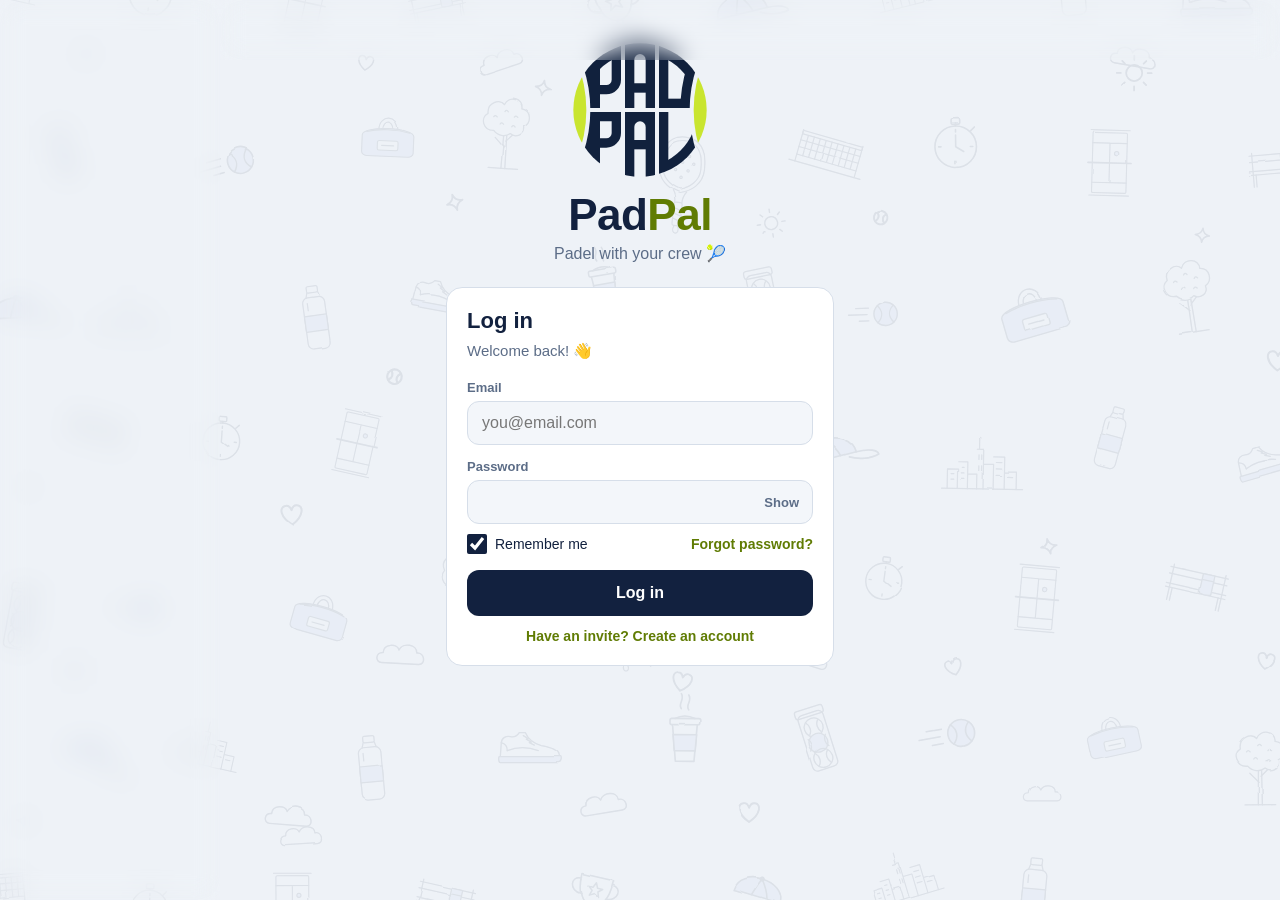
<file: ranks.html>
<!doctype html>
<html lang="en">
<head>
<meta charset="utf-8">
<meta name="viewport" content="width=device-width, initial-scale=1, viewport-fit=cover">
<title>PadPal Ranks</title>
<link rel="icon" type="image/png" href="favicon.png">
<link rel="apple-touch-icon" href="icon-180.png">
<link rel="manifest" href="manifest.json">
<meta name="apple-mobile-web-app-title" content="PadPal">
<meta name="theme-color" content="#0B1426">
<link rel="stylesheet" href="styles.css?v=33">
<link rel="preconnect" href="https://cbakwbftxrxcojuohdrl.supabase.co" crossorigin>
<script src="supabase-2.45.4.js"></script>
<script src="config.js?v=33"></script>
<script src="auth.js?v=33"></script>
<script src="doodles.js?v=33"></script>
<script src="levels.js?v=33"></script>
<script src="sessions.js?v=33"></script>
<script src="rackets.js?v=33"></script>
<script src="racket-list.js?v=33"></script>
<script>PadPal.me = PadPal.guard(); // members only</script>
<style>
  /* ===== Ranks-only styles ===== */
  .disclaimer {
    border: 1px dashed var(--accent); color: var(--accent); border-radius: 12px;
    padding: 9px 12px; font-size: 13px; text-align: center; margin: 4px 0 12px; font-weight: 600;
  }

  .search { position: relative; margin-bottom: 12px; }
  .search input {
    width: 100%; border: 1px solid var(--line); background: var(--card); color: var(--text);
    border-radius: 12px; padding: 11px 14px 11px 38px; font: inherit; font-size: 16px; outline: none;
  }
  .search input:focus { border-color: var(--accent); }
  .search span { position: absolute; left: 13px; top: 50%; transform: translateY(-50%); font-size: 15px; opacity: .7; }

  .seg { display: flex; background: var(--card); border: 1px solid var(--line); border-radius: 12px; padding: 3px; margin-bottom: 10px; }
  .seg button { flex: 1; border: 0; background: none; padding: 9px 0; border-radius: 9px; font-size: 14px; color: var(--text-2); font-weight: 600; }
  .seg button.on { background: var(--primary); color: var(--primary-text); }

  .periods { display: flex; gap: 6px; margin-bottom: 6px; }
  .periods button { border: 1px solid var(--line); background: var(--card); border-radius: 999px; padding: 6px 12px; font-size: 13px; color: var(--text-2); }
  .periods button.on { border-color: var(--accent); color: var(--accent); font-weight: 700; }
  .explain { font-size: 12px; color: var(--text-2); margin: 0 0 14px; }

  /* Podium (top 3) */
  .podium { display: grid; grid-template-columns: 1fr 1.15fr 1fr; align-items: end; gap: 8px; margin-bottom: 14px; }
  .step { text-align: center; border: 0; background: none; padding: 0; min-width: 0; }
  .step .avatar { margin: 0 auto 6px; }
  .step .crown { font-size: 20px; height: 24px; }
  .step .nm { font-weight: 700; font-size: 14px; white-space: nowrap; overflow: hidden; text-overflow: ellipsis; }
  .step .pt { font-size: 12px; color: var(--text-2); margin-bottom: 6px; }
  .block { border-radius: 12px 12px 4px 4px; display: grid; place-items: center; font-weight: 800; font-size: 22px; color: #1C1F24; }
  .p1 .block { height: 92px; background: linear-gradient(180deg, #E3C46F, #A88330); }
  .p2 .block { height: 68px; background: linear-gradient(180deg, #D6DAE0, #8E959F); }
  .p3 .block { height: 52px; background: linear-gradient(180deg, #D9A066, #B87333); }
  /* colour follows the place, so tied players get the same medal colour */
  .step .block.r1 { background: linear-gradient(180deg, #E3C46F, #A88330); }
  .step .block.r2 { background: linear-gradient(180deg, #D6DAE0, #8E959F); }
  .step .block.r3 { background: linear-gradient(180deg, #D9A066, #B87333); }
  .p1 .avatar { width: 62px; height: 62px; font-size: 22px; border-color: var(--gold); }
  .p2 .avatar, .p3 .avatar { width: 50px; height: 50px; font-size: 18px; }
  .avatar { overflow: hidden; }
  .avatar img { width: 100%; height: 100%; object-fit: cover; border-radius: 50%; display: block; }

  /* List */
  .zone { display: flex; align-items: center; gap: 8px; font-size: 12px; color: var(--text-2); margin: 14px 0 8px; font-weight: 600; }
  .zone::before, .zone::after { content: ""; flex: 1; height: 1px; background: var(--line); }
  .row {
    display: flex; align-items: center; gap: 10px; width: 100%; text-align: left;
    background: var(--card); border: 1px solid var(--line); border-radius: 14px; padding: 10px 12px; margin-bottom: 8px;
  }
  .row.me { border-color: var(--accent); background: color-mix(in srgb, var(--accent) 10%, var(--card)); }
  .row .pos { width: 24px; text-align: center; font-weight: 800; color: var(--text-2); font-variant-numeric: tabular-nums; }
  .row .info { min-width: 0; flex: 1; }
  .row .nm { font-weight: 600; display: flex; align-items: center; gap: 6px; white-space: nowrap; overflow: hidden; }
  .row .sub { font-size: 12px; color: var(--text-2); display: flex; gap: 6px; align-items: center; margin-top: 2px; flex-wrap: wrap; }
  .row .score { text-align: right; font-weight: 800; font-variant-numeric: tabular-nums; }
  .row .score small { display: block; font-size: 11px; font-weight: 600; }
  .up { color: var(--win); }
  .down { color: var(--loss); }
  .same { color: var(--text-2); }
  .ice { font-size: 11px; background: color-mix(in srgb, #4F7CAC 25%, transparent); color: #8FB3DA; padding: 1px 6px; border-radius: 999px; }
  .empty { text-align: center; color: var(--text-2); padding: 30px 0; }

  /* Player pop-up */
  .pp-head { display: flex; align-items: center; gap: 12px; margin-bottom: 14px; }
  .pp-head .avatar { width: 56px; height: 56px; font-size: 22px; }
  .pp-pic { position: relative; width: 56px; height: 56px; flex: none; transition: margin .2s; }
  .pp-pic.has-racket { margin: 12px 0 0 30px; }
  .pp-grid { display: grid; grid-template-columns: repeat(3, 1fr); gap: 8px; margin-bottom: 12px; }
  .pp-grid div { background: var(--card-2); border-radius: 12px; padding: 10px; text-align: center; }
  .pp-grid strong { display: block; font-size: 18px; }
  .pp-grid small { font-size: 11px; color: var(--text-2); }
  .pp-btns { display: flex; gap: 8px; }
  .pp-btns .btn { flex: 1; padding: 11px; font-size: 14px; }
  .pp-close { display: none; }
  /* 🖥️ Big screens: the ranking on the left, the tapped player's card on the right */
  @media (min-width: 1100px) {
    body.pp-open { --ppw: min(var(--page), calc(100vw - var(--side) - 440px)); }
    body.pp-open main.wrap, body.pp-open .topbar-inner { max-width: var(--ppw); margin-left: calc((100vw - var(--side) - 400px - var(--ppw)) / 2); }
    #playerSheet, :root[data-theme="glass"] #playerSheet {
      top: 0; bottom: 0; left: auto; right: 0; width: 400px; max-width: none; max-height: none; border-radius: 0;
      padding: calc(24px + env(safe-area-inset-top)) 20px 24px; z-index: 25;
      transform: translateX(105%); opacity: 1; pointer-events: auto;
    }
    #playerSheet.open { transform: translateX(0); }
    .pp-close { display: block; position: absolute; top: calc(12px + env(safe-area-inset-top)); right: 14px; border: 0; background: var(--card-2); width: 36px; height: 36px; border-radius: 50%; font-size: 22px; line-height: 1; }
  }
</style>
</head>
<body>

<header class="topbar">
  <div class="topbar-inner">
    <div class="logo"><img class="logo-img logo-for-dark" src="logo-dark.svg" alt=""><img class="logo-img logo-for-light" src="logo-light.svg" alt=""><span>Pad</span><b>Pal</b></div>
    <button class="icon-btn" id="rulesBtn" aria-label="How ranking works">❔</button>
  </div>
</header>

<main class="wrap">
  <div class="disclaimer">⚠️ If you're not having fun, you're out! 😄</div>

  <div class="search"><span>🔍</span><input id="search" placeholder="Search players…" autocomplete="off"></div>

  <div class="seg" id="ladders">
    <button class="on" data-ladder="men">👨 Men</button>
    <button data-ladder="women">👩 Women</button>
    <button data-ladder="mixed">🔀 Mixed</button>
  </div>

  <div class="periods" id="periods">
    <button data-period="week">Week</button>
    <button data-period="month">Month</button>
    <button data-period="year">Year</button>
    <button class="on" data-period="all">All time</button>
  </div>
  <p class="explain" id="explain"></p>

  <div class="error-box" id="error" role="alert" hidden></div>
  <div id="podium" class="podium"></div>
  <div id="list"><div class="empty">Loading…</div></div>
</main>

<!-- Bottom tab bar -->
<nav class="tabbar">
  <div class="tabs">
    <a href="feed.html"><span>🏠</span>Feed</a>
    <a href="play.html"><span>🎾</span>Play</a>
    <a href="chat.html"><span>💬</span>Chat</a>
    <a class="on" href="ranks.html"><span>🏆</span>Ranks</a>
    <a href="profile.html"><span>👤</span>Me</a>
  </div>
</nav>

<div class="backdrop" id="backdrop"></div>
<div class="sheet" id="playerSheet">
  <div class="grab"></div>
  <button class="pp-close" id="ppClose" aria-label="Close">×</button>
  <div id="playerBody"></div>
</div>

<div class="toast" id="toast"></div>

<script>
  var db = PadPal.db;
  var me = null;
  var players = [];     // all members, with their stats
  var changes = [];     // every points change (small friends group, so we load them all)
  var urls = {};        // avatar links
  var state = { ladder: 'men', period: 'all', q: '' };
  var DAYS = { week: 7, month: 30, year: 365 };

  // ===== Helpers =====
  function $(id) { return document.getElementById(id); }
  function esc(s) { return String(s == null ? '' : s).replace(/[&<>"']/g, function (c) { return { '&': '&amp;', '<': '&lt;', '>': '&gt;', '"': '&quot;', "'": '&#39;' }[c]; }); }
  var toastTimer;
  function toast(msg) {
    var t = $('toast');
    t.textContent = msg;
    t.classList.add('show');
    clearTimeout(toastTimer);
    toastTimer = setTimeout(function () { t.classList.remove('show'); }, 2600);
  }
  function nameOf(p) { return p.display_name || p.username; }
  function avatar(p) {
    var url = p.avatar_url && urls[p.avatar_url];
    return '<div class="avatar" data-uid="' + p.id + '" style="border-color:' + PadPal.tierOf(p.points).color + '">' +
      (url ? '<img src="' + url + '" alt="">' : esc(nameOf(p)[0].toUpperCase())) + '</div>';
  }
  function pill(p) {
    var t = PadPal.tierOf(p.points);
    return '<span class="pill">' + t.icon + ' ' + t.name + '</span>';
  }
  function daysIdle(p) {
    if (!p.last_played) return null;
    return Math.floor((Date.now() - new Date(p.last_played + 'T00:00:00')) / 86400000);
  }
  function since(days) { return Date.now() - days * 86400000; }

  // 🗂️ the ranking you saw last time, straight away (only for the default view: Men · All time)
  function saveSnap() { if (state.ladder === 'men' && state.period === 'all' && !state.q) PadPal.snap.save('ranks', [$('podium'), $('list'), $('explain')]); }
  PadPal.snap.show('ranks', [$('podium'), $('list'), $('explain')]);

  // ===== Load =====
  PadPal.me.then(async function (who) {
    if (!who) return;
    me = who.profile;
    var extra;   // session games + tournament matches, for W-L in the pop-up
    try {
      // ⚡ everything at the same time
      var all = await Promise.all([
        db.from('profiles').select('id, username, display_name, gender, avatar_url, points, mixed_points, last_played, fav_shot')
          .eq('status', 'approved').not('username', 'is', null),
        db.from('point_changes').select('user_id, change, mixed_change, reason, created_at').order('created_at', { ascending: false }).limit(10000),
        db.from('games').select('id, kind, scheduled_at, session_state').eq('status', 'done').neq('kind', 'match'),
        db.from('tournament_teams').select('id, p1, p2'),
        db.from('tournament_matches').select('team_a, team_b, winner').not('winner', 'is', null)
      ]);
      var r = all[0], c = all[1];
      if (r.error) throw r.error;
      if (c.error) throw c.error;
      players = r.data;
      changes = c.data;
      extra = { sg: all[2], tt: all[3], tm: all[4] };
    } catch (err) {
      $('error').textContent = PadPal.friendlyError(err);
      $('error').hidden = false;
      $('list').innerHTML = '';
      return;
    }
    // per-player numbers from the history
    players.forEach(function (p) {
      p.wins = 0; p.losses = 0;
      p.week = 0; p.month = 0; p.year = 0; p.mweek = 0; p.mmonth = 0; p.myear = 0;
    });
    var byId = {};
    players.forEach(function (p) { byId[p.id] = p; });
    changes.forEach(function (c) {
      var p = byId[c.user_id];
      if (!p) return;
      var t = new Date(c.created_at).getTime();
      if (c.reason === 'win') p.wins++;
      if (c.reason === 'loss') p.losses++;
      ['week', 'month', 'year'].forEach(function (k) {
        if (t >= since(DAYS[k])) { p[k] += Number(c.change); p['m' + k] += Number(c.mixed_change); }
      });
    });
    // W-L counts every match: normal matches (above), every game inside a session, and tournament matches
    players.forEach(function (p) { p.draws = 0; });
    try {
      var sg = extra.sg;
      (sg.data || []).forEach(function (g) {
        if (!g.session_state || !g.session_state.players) return;
        g.session_state.players.forEach(function (id) {
          var p = byId[id];
          if (!p) return;
          PadPal.sessions.gamesOf(g, id).forEach(function (x) { if (x.won) p.wins++; else if (x.lost) p.losses++; else p.draws++; });
        });
      });
      var tt = extra.tt, tm = extra.tm;
      var team = {};
      (tt.data || []).forEach(function (t) { team[t.id] = t; });
      (tm.data || []).forEach(function (m) {
        ['a', 'b'].forEach(function (side) {
          var t = team[side === 'a' ? m.team_a : m.team_b];
          if (!t) return;
          [t.p1, t.p2].forEach(function (id) { var p = byId[id]; if (!p) return; if (m.winner === side) p.wins++; else p.losses++; });
        });
      });
    } catch (err) {}
    render();   // show the ranking now; profile pictures pop in when ready
    saveSnap();
    try { urls = await PadPal.photoUrls(players.map(function (p) { return p.avatar_url; })); render(); saveSnap(); } catch (err) {}
  });

  // ===== Ranking for the chosen ladder + period =====
  function valueOf(p) {
    var mixed = state.ladder === 'mixed';
    if (state.period === 'all') return Number(mixed ? p.mixed_points : p.points);
    return Math.round((mixed ? p['m' + state.period] : p[state.period]) * 10) / 10;
  }
  function inLadder(p) {
    if (state.ladder === 'men') return p.gender === 'm';
    if (state.ladder === 'women') return p.gender === 'f';
    return true;  // mixed: everyone (people without mixed games sit at the bottom)
  }
  function playedMixed(p) { return Number(p.mixed_points) !== 0 || p.mweek || p.mmonth || p.myear; }
  // Same rule as everywhere (PadPal.rankPlayers): equal points share a place
  function ranking() {
    var mixed = state.ladder === 'mixed';
    var inIt = players.filter(inLadder);
    if (!mixed) return PadPal.rankPlayers(inIt, valueOf);
    // Mixed: people without mixed games come last, sharing one place
    var played = PadPal.rankPlayers(inIt.filter(playedMixed), valueOf);
    var none = PadPal.rankPlayers(inIt.filter(function (p) { return !playedMixed(p); }), function () { return 0; });
    none.forEach(function (x) { x.noMixed = true; x.rank = played.length + 1; x.tied = none.length; });
    return played.concat(none);
  }
  // Places moved this week: compare with the ranking 7 days ago (same tie rule)
  function movement(list) {
    if (state.period !== 'all') return {};
    var mixed = state.ladder === 'mixed';
    var weekAgo = {};
    list.forEach(function (x) { weekAgo[x.p.id] = x.value - (mixed ? x.p.mweek : x.p.week); });
    var oldRank = {};
    PadPal.rankPlayers(list.map(function (x) { return x.p; }), function (p) { return weekAgo[p.id]; })
      .forEach(function (x) { oldRank[x.p.id] = x.rank; });
    var move = {};
    list.forEach(function (x) { move[x.p.id] = x.noMixed ? 0 : oldRank[x.p.id] - x.rank; });
    return move;
  }
  function valueText(v) { return state.period === 'all' ? PadPal.fmt(v) : PadPal.fmtChange(v); }

  // ===== Draw =====
  function render() {
    var ladderName = { men: "men's ladder", women: "women's ladder", mixed: 'Mixed points (games with men and women)' }[state.ladder];
    $('explain').textContent = state.period === 'all'
      ? 'Total points · ' + ladderName
      : 'Points gained in the last ' + { week: '7 days', month: '30 days', year: '12 months' }[state.period] + ' · ' + ladderName;

    var list = ranking();
    var move = movement(list);
    var q = state.q.toLowerCase();
    var searching = q.length > 0;
    var shown = list.filter(function (x) {
      return !searching || nameOf(x.p).toLowerCase().indexOf(q) > -1 || x.p.username.indexOf(q) > -1;
    });

    if (!list.length) {
      $('podium').style.display = 'none';
      $('list').innerHTML = '<div class="empty">' + (state.ladder === 'mixed'
        ? 'Nobody has played a mixed game yet. 🔀'
        : 'No ' + (state.ladder === 'men' ? 'men' : 'women') + ' in PadPal yet. Invite some! 🎾') + '</div>';
      return;
    }

    // podium only when somebody actually has points (0 for everyone = everyone tied, no winner yet)
    var podium = !searching && shown.length >= 3 && shown[0].value > 0 && !shown.slice(0, 3).some(function (x) { return x.noMixed; });
    if (!searching && list[0].value <= 0 && list[0].tied > 1) {
      $('explain').textContent += ' · No points yet: everyone shares #1 🤝';
    }
    if (podium) {
      var order = [shown[1], shown[0], shown[2]];
      var cls = ['p2', 'p1', 'p3'];
      $('podium').innerHTML = order.map(function (x, i) {
        return '<button class="step ' + cls[i] + '" data-player="' + x.p.id + '">' +
          '<div class="crown">' + (x.rank === 1 ? '👑' : '') + '</div>' + avatar(x.p) +
          '<div class="nm" data-uid="' + x.p.id + '">' + esc(nameOf(x.p)) + (x.p.id === me.id ? ' (you)' : '') + '</div>' +
          '<div class="pt">' + valueText(x.value) + ' pts</div>' +
          '<div class="block r' + Math.min(x.rank, 3) + '">' + x.rank + '</div></button>';
      }).join('');
      $('podium').style.display = 'grid';
    } else {
      $('podium').style.display = 'none';
    }

    var rest = podium ? shown.slice(3) : shown;
    if (!rest.length && searching) {
      $('list').innerHTML = '<div class="empty">No player called "' + esc(state.q) + '" 🤷</div>';
      return;
    }
    var html = '';
    var lastZone = null;
    rest.forEach(function (x) {
      var p = x.p;
      if (state.period === 'all' && state.ladder !== 'mixed' && !searching) {
        var t = PadPal.tierOf(p.points);
        if (t.name !== lastZone) { html += '<div class="zone">' + t.icon + ' ' + t.name + ' zone</div>'; lastZone = t.name; }
      }
      var m = move[p.id] || 0;
      var arrow = state.period !== 'all' ? '' : m > 0 ? '<span class="up">▲' + m + '</span>' : m < 0 ? '<span class="down">▼' + (-m) + '</span>' : '<span class="same">–</span>';
      var idle = daysIdle(p);
      html += '<button class="row' + (p.id === me.id ? ' me' : '') + '" data-player="' + p.id + '">' +
        '<div class="pos">' + x.rank + '</div>' + avatar(p) +
        '<div class="info"><div class="nm" data-uid="' + p.id + '">' + esc(nameOf(p)) + (p.id === me.id ? ' <span class="meta">(you)</span>' : '') + '</div>' +
        '<div class="sub">' + pill(p) + (x.noMixed ? '<span class="meta" style="font-size:11px">no mixed games yet</span>' : '') +
          (idle !== null && idle >= 7 ? '<span class="ice">🧊 ' + idle + 'd idle</span>' : '') + '</div></div>' +
        '<div class="score">' + valueText(x.value) + '<small>' + arrow + '</small></div></button>';
    });
    $('list').innerHTML = html;
  }

  // ===== Player pop-up =====
  function openPlayer(id) {
    var p = players.filter(function (x) { return x.id === id; })[0];
    var games = p.wins + p.losses + p.draws;
    var rate = games ? Math.round(p.wins / games * 100) + '%' : '–';
    var idle = daysIdle(p);
    $('playerBody').innerHTML =
      '<div class="pp-head"><div class="pp-pic" id="ppPic">' + avatar(p) + '</div>' +
        '<div><div class="name" data-uid="' + p.id + '">' + esc(nameOf(p)) + (p.id === me.id ? ' (you)' : '') + '</div><div class="meta">@' + esc(p.username) + '</div>' +
        '<div style="margin-top:4px">' + pill(p) + '</div></div></div>' +
      '<div class="pp-grid">' +
        '<div><strong>' + PadPal.fmt(p.points) + '</strong><small>Points</small></div>' +
        '<div><strong>' + rate + '</strong><small>Win rate</small></div>' +
        '<div><strong>' + p.wins + '-' + p.losses + (p.draws ? '-' + p.draws : '') + '</strong><small>' + (p.draws ? 'W-L-D' : 'W-L') + '</small></div>' +
      '</div>' +
      '<p class="meta" style="margin:0 0 12px">🔀 Mixed: <b style="color:var(--text)">' + PadPal.fmt(p.mixed_points) + '</b> pts' +
        (p.fav_shot ? ' · 🎯 Fav shot: <b style="color:var(--text)">' + esc(p.fav_shot) + '</b>' : '') +
        ' · ' + (idle === null ? 'No games yet' : idle === 0 ? 'Played today 🔥' : 'Last game ' + idle + 'd ago') + '</p>' +
      (p.id === me.id
        ? '<div class="pp-btns"><a class="btn btn-primary" href="profile.html" style="text-align:center;text-decoration:none">View my profile</a></div>'
        : '<div class="pp-btns"><a class="btn btn-ghost" href="chat.html?with=' + p.id + '" style="text-align:center;text-decoration:none">💬 Message</a>' +
          '<a class="btn btn-primary" href="profile.html?id=' + p.id + '" style="text-align:center;text-decoration:none">👤 View profile</a></div>');
    $('playerSheet').classList.add('open');
    if (SIDE_PANEL.matches) document.body.classList.add('pp-open');   // big screen: a panel next to the list, no dark cover
    else $('backdrop').classList.add('open');
    // 🏸 their racket, next to the picture (loaded on its own, so Ranks also works before 23_rackets.sql)
    db.from('profiles').select('racket').eq('id', p.id).maybeSingle().then(function (r) {
      var box = $('ppPic');
      if (!box || r.error || !r.data || !r.data.racket || !PadPal.racket) return;
      box.classList.add('has-racket');
      PadPal.racket.attach(box, r.data.racket, { size: 56 });
    });
  }
  function closePlayer() {
    $('playerSheet').classList.remove('open');
    $('backdrop').classList.remove('open');
    document.body.classList.remove('pp-open');
  }
  var SIDE_PANEL = window.matchMedia('(min-width: 1100px)');
  $('backdrop').addEventListener('click', closePlayer);
  $('ppClose').addEventListener('click', closePlayer);

  // How ranking works
  $('rulesBtn').addEventListener('click', function () {
    $('playerBody').innerHTML = '<h3>❔ How points work</h3>' +
      '<p class="meta" style="line-height:1.6;margin:0">' +
      '🏆 <b>Win</b> +2 · stronger team +1 per tier (max +5) · weaker team +1<br>' +
      '😓 <b>Lose</b> to stronger 0 · same level −2 · weaker −2 −1 per tier (max −5)<br>' +
      '🎾 <b>+0.5</b> for showing up (once a day)<br>' +
      '🚀 <b>Double</b> gains in your first 10 match days<br>' +
      '🐣 <b>First Timers</b> (under 100) never lose points<br>' +
      '🛑 Normal games stop at <b>500</b>. Above that: official tournaments only<br>' +
      '🧢 Normal-match wins give at most <b>+10 a day</b> (new players +20). Sessions have no cap<br>' +
      '👨👩 Everyone is calculated on <b>their own ladder</b>. Mixed games also add 🔀 Mixed points.<br>' +
      '🔄 <b>Americano/Mexicano</b>: only your final place counts (8 players: 🥇 +6 · 🥈 +4 · 🥉 +3 … last −3)<br>' +
      '🎯 <b>Shot ratings</b> from friends: rating × 0.1 per shot, max 3 shots a day<br>' +
      '🧊 <b>No game for a week</b>: −1 point every week (−2 after 4 weeks), and your skill points shrink after 4 weeks. First Timers are safe.</p>';
    $('playerSheet').classList.add('open');
    $('backdrop').classList.add('open');
  });

  // ===== Clicks & typing =====
  $('search').addEventListener('input', function () { state.q = this.value.trim(); render(); });
  document.addEventListener('click', function (e) {
    var el = e.target.closest('[data-ladder],[data-period],[data-player]');
    if (!el) return;
    if (el.dataset.ladder) {
      state.ladder = el.dataset.ladder;
      document.querySelectorAll('#ladders button').forEach(function (b) { b.classList.toggle('on', b === el); });
      render();
    } else if (el.dataset.period) {
      state.period = el.dataset.period;
      document.querySelectorAll('#periods button').forEach(function (b) { b.classList.toggle('on', b === el); });
      render();
    } else if (el.dataset.player) {
      openPlayer(el.dataset.player);
    }
  });
</script>
</body>
</html>
</file>
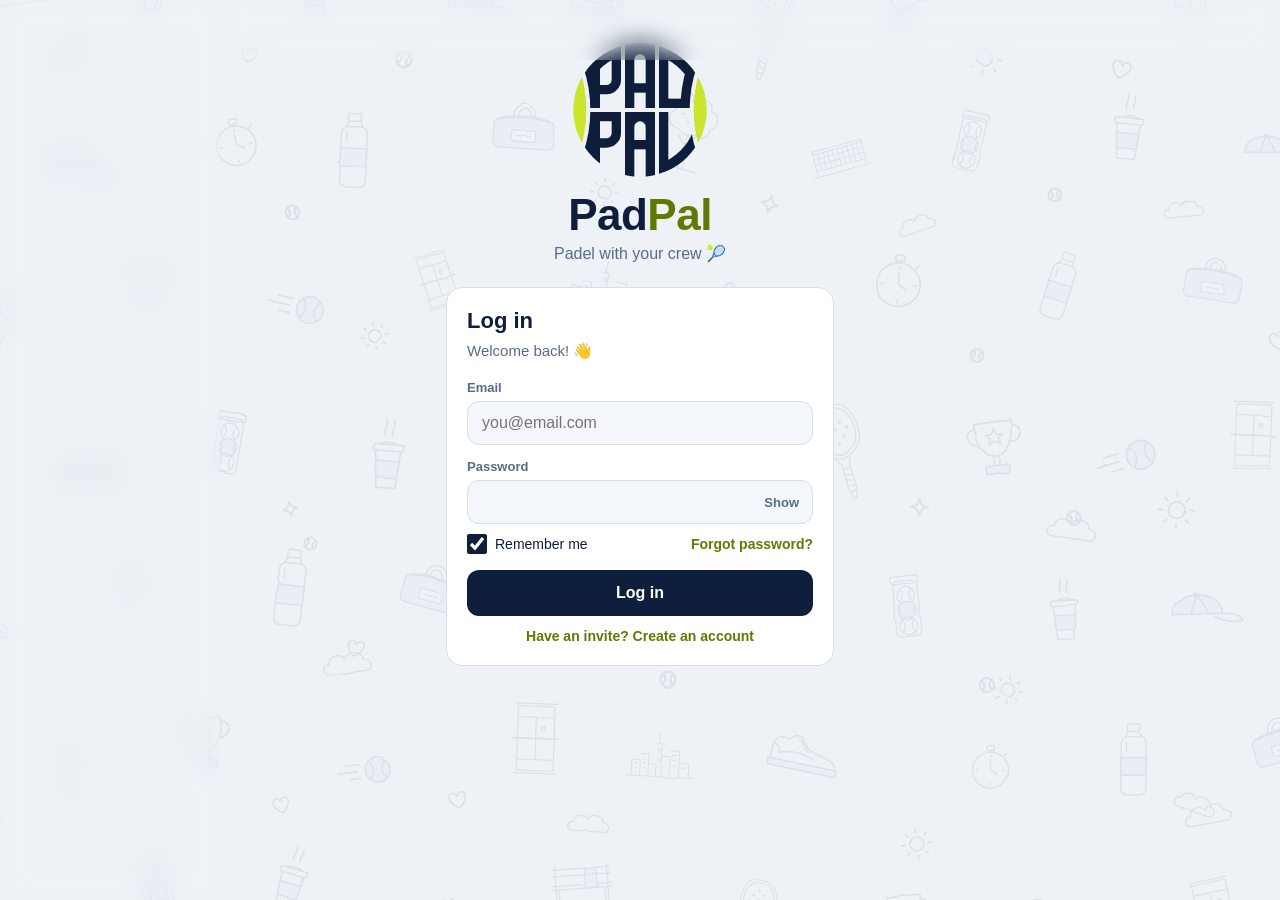
<file: road.html>
<!doctype html>
<html lang="en">
<head>
<meta charset="utf-8">
<meta name="viewport" content="width=device-width, initial-scale=1, viewport-fit=cover">
<title>Road to Legend · PadPal</title>
<link rel="icon" type="image/png" href="favicon.png">
<link rel="apple-touch-icon" href="icon-180.png">
<link rel="manifest" href="manifest.json">
<meta name="apple-mobile-web-app-title" content="PadPal">
<meta name="theme-color" content="#0B1426">
<link rel="stylesheet" href="styles.css?v=33">
<link rel="preconnect" href="https://cbakwbftxrxcojuohdrl.supabase.co" crossorigin>
<script src="supabase-2.45.4.js"></script>
<script src="config.js?v=33"></script>
<script src="auth.js?v=33"></script>
<script src="doodles.js?v=33"></script>
<script src="levels.js?v=33"></script>
<script>PadPal.me = PadPal.guard(); // members only</script>
<style>
  /* ===== Road-only styles ===== */
  .icon-btn.back { font-size: 26px; }
  .you-card { display: flex; gap: 12px; align-items: center; }
  .you-card .avatar { width: 56px; height: 56px; font-size: 22px; overflow: hidden; }
  .you-card .avatar img, .stop .faces img { width: 100%; height: 100%; object-fit: cover; border-radius: 50%; display: block; }
  .you-card h1 { margin: 0; font-size: 19px; }
  .you-card .t { font-size: 13px; color: var(--gold); font-style: italic; }
  .next { margin-top: 12px; font-size: 13px; line-height: 1.5; }
  .next b { color: var(--accent); }
  .progress { height: 10px; border-radius: 999px; background: var(--card-2); overflow: hidden; margin: 10px 0 4px; }
  .progress i { display: block; height: 100%; background: linear-gradient(90deg, var(--primary), var(--accent)); }

  /* The road: Legend at the top, First Timer at the bottom */
  .road { position: relative; padding-left: 34px; margin-top: 8px; }
  .road::before { content: ''; position: absolute; left: 15px; top: 20px; bottom: 20px; width: 4px; border-radius: 2px; background: var(--line); }
  .road .fill { position: absolute; left: 15px; bottom: 20px; width: 4px; border-radius: 2px; background: linear-gradient(0deg, var(--primary), var(--accent)); }
  .stop { position: relative; background: var(--card); border: 1px solid var(--line); border-radius: 16px; padding: 12px; margin-bottom: 12px; }
  .stop.locked { opacity: .78; }
  .stop.here { border: 2px solid var(--accent); box-shadow: 0 0 0 4px color-mix(in srgb, var(--accent) 18%, transparent); }
  .stop .dot { position: absolute; left: -31px; top: 16px; width: 26px; height: 26px; border-radius: 50%; display: grid; place-items: center; font-size: 13px; background: var(--card-2); border: 2px solid var(--line); }
  .stop.done .dot { background: var(--accent); border-color: var(--accent); color: var(--accent-text); }
  .stop.here .dot { background: var(--accent); border-color: var(--accent); }
  .stop .head { display: flex; align-items: center; gap: 10px; }
  .stop .ico { width: 42px; height: 42px; border-radius: 50%; display: grid; place-items: center; font-size: 22px; flex-shrink: 0; }
  .stop .nm { font-weight: 800; font-size: 16px; }
  .stop .ttl { font-size: 12px; color: var(--text-2); font-style: italic; }
  .stop .pts { margin-left: auto; text-align: right; font-weight: 800; font-variant-numeric: tabular-nums; }
  .stop .pts small { display: block; font-weight: 500; font-size: 11px; color: var(--text-2); }
  .stop .status { font-size: 12px; margin: 8px 0 0; font-weight: 600; }
  .stop ul { margin: 8px 0 0; padding: 0; list-style: none; font-size: 13px; display: grid; gap: 4px; }
  .stop .unlock { margin-top: 8px; font-size: 13px; display: flex; flex-wrap: wrap; align-items: center; gap: 6px; }
  .stop .unlock span.e { font-size: 20px; }
  .stop .frame-demo { width: 30px; height: 30px; font-size: 13px; }
  .stop .faces { display: flex; align-items: center; gap: 10px; margin-top: 10px; padding-left: 6px; }
  .stop .faces .avatar { width: 26px; height: 26px; font-size: 11px; border-width: 2px; overflow: hidden; }
  .stop .faces small { margin-left: 2px; color: var(--text-2); font-size: 12px; }
</style>
</head>
<body>

<header class="topbar">
  <div class="topbar-inner">
    <div class="logo"><img class="logo-img logo-for-dark" src="logo-dark.svg" alt=""><img class="logo-img logo-for-light" src="logo-light.svg" alt=""><span>Pad</span><b>Pal</b></div>
    <button class="icon-btn back" id="backBtn" aria-label="Back">‹</button>
  </div>
</header>

<main class="wrap">
  <h2 style="font-size:20px;margin:6px 0 12px">🗺️ Road to Legend</h2>
  <div class="card" id="you"><p class="meta">Loading…</p></div>
  <p class="meta" style="margin:0 0 6px">Every level has its own rules and rewards. Rewards are only looks: they never give points. 😉</p>
  <div class="road" id="road"><div class="fill" id="fill"></div></div>
</main>

<nav class="tabbar">
  <div class="tabs">
    <a href="feed.html"><span>🏠</span>Feed</a>
    <a href="play.html"><span>🎾</span>Play</a>
    <a href="chat.html"><span>💬</span>Chat</a>
    <a href="ranks.html"><span>🏆</span>Ranks</a>
    <a href="profile.html"><span>👤</span>Me</a>
  </div>
</nav>

<script>
  var db = PadPal.db;
  function $(id) { return document.getElementById(id); }
  function esc(s) { return String(s == null ? '' : s).replace(/[&<>"']/g, function (c) { return { '&': '&amp;', '<': '&lt;', '>': '&gt;', '"': '&quot;', "'": '&#39;' }[c]; }); }
  function dateText(iso) { return new Date(iso).toLocaleDateString(undefined, { day: 'numeric', month: 'short', year: 'numeric' }); }

  $('backBtn').addEventListener('click', function () { if (history.length > 1) history.back(); else location.href = 'profile.html'; });

  PadPal.me.then(async function (who) {
    if (!who) return;
    var me = who.profile;
    var pts = Number(me.points) || 0;
    var mine = PadPal.tierOf(pts);
    var members = [];
    try { members = await PadPal.members(); } catch (e) {}
    var urls = {};
    try { urls = await PadPal.photoUrls(members.map(function (m) { return m.avatar_url; })); } catch (e) {}
    var r = await db.from('point_changes').select('change, points_after, created_at').eq('user_id', me.id).order('created_at', { ascending: true });
    var changes = r.data || [];

    function face(m) {
      var url = m.avatar_url && urls[m.avatar_url];
      return '<div class="avatar" data-uid="' + m.id + '">' + (url ? '<img src="' + url + '" alt="">' : esc((m.display_name || m.username)[0].toUpperCase())) + '</div>';
    }

    // ===== You: level, next step, pace =====
    var step = PadPal.levels.nextStep(me);
    var since = Date.now() - 28 * 86400000;
    var month = changes.filter(function (c) { return new Date(c.created_at) >= since; }).reduce(function (a, c) { return a + Number(c.change); }, 0);
    var perWeek = month / 4;
    var pace = '';
    if (step.next && pts < 500) {
      var goal = Math.min(step.next.min, 500);   // normal games stop at 500
      var weeks = Math.max(1, Math.ceil((goal - pts) / perWeek));
      pace = perWeek > 0.2
        ? '📈 At your pace (' + PadPal.fmtChange(Math.round(perWeek * 10) / 10) + ' pts a week): ' + (goal === 500 && step.next.min > 500 ? '500 pts' : step.next.icon + ' ' + step.next.name) +
          ' in about <b>' + weeks + ' week' + (weeks > 1 ? 's' : '') + '</b>'
        : '📈 Play a few games this month and we\'ll guess when you reach ' + step.next.icon + ' ' + step.next.name + '.';
    }
    var pct = PadPal.levels.progress(pts);   // same bar as the Profile
    $('you').innerHTML = '<div class="you-card">' + face(me) +
      '<div><h1 data-uid="' + me.id + '">' + mine.icon + ' ' + mine.name + ' · ' + PadPal.fmt(pts) + ' pts</h1><div class="t">"' + PadPal.levels.info(mine).title + '"</div></div></div>' +
      '<div class="progress"><i style="width:' + pct + '%"></i></div>' +
      '<div class="next">' + step.text.replace(/^Next:/, '<b>Next:</b>') + (pace ? '<br>' + pace : '') + '</div>' +
      (step.wins ? '<p class="meta" style="margin:6px 0 0;font-size:11px">' + PadPal.levels.WINS_NOTE + '</p>' : '') +
      '<button class="btn btn-ghost" id="shareLevel" style="width:100%;margin-top:12px;padding:9px;font-size:14px">📤 Share my level</button>';
    $('shareLevel').addEventListener('click', function () { PadPal.levels.shareCard(mine, me); });

    // ===== When you reached each level =====
    var reached = {};
    PadPal.TIERS.forEach(function (t) {
      if (t.min === 0) { reached[t.name] = me.created_at; return; }
      var c = changes.filter(function (x) { return Number(x.points_after) >= t.min; })[0];
      if (c) reached[t.name] = c.created_at;
    });

    // ===== The road, top (Legend) to bottom (First Timer) =====
    var myIdx = PadPal.TIERS.indexOf(mine);
    var html = PadPal.TIERS.slice().reverse().map(function (t) {
      var idx = PadPal.TIERS.indexOf(t);
      var inf = PadPal.levels.info(t);
      var next = PadPal.TIERS[idx + 1];
      var here = idx === myIdx, done = idx < myIdx;
      var who = members.filter(function (m) { return PadPal.tierOf(m.points) === t; });
      var status = here ? '👉 <b>You are here</b>' + (reached[t.name] ? ' · since ' + dateText(reached[t.name]) : '')
        : done ? '✅ Reached' + (reached[t.name] ? ' ' + dateText(reached[t.name]) : '')
        : '🔒 ' + PadPal.fmt(t.min - pts) + ' pts to go';
      return '<div class="stop ' + (here ? 'here' : done ? 'done' : 'locked') + '"' + (here ? ' id="here"' : '') + '>' +
        '<div class="dot">' + (done ? '✓' : here ? '📍' : '') + '</div>' +
        '<div class="head"><div class="ico" style="background:' + t.color + '">' + t.icon + '</div>' +
          '<div><div class="nm">' + t.name + '</div><div class="ttl">"' + inf.title + '"</div></div>' +
          '<div class="pts">' + t.min + '<small>' + (next ? 'to ' + (next.min - 1) : 'and up') + ' pts</small></div></div>' +
        '<div class="status">' + status + '</div>' +
        '<ul>' + inf.rules.map(function (x) { return '<li>' + x + '</li>'; }).join('') + '</ul>' +
        '<div class="unlock"><span class="meta">Unlocks:</span>' + inf.emojis.map(function (e) { return '<span class="e">' + e + '</span>'; }).join('') +
          '<span class="meta">profile emoji</span>' +
          (inf.frame ? '<span class="meta">·</span><div class="avatar frame-demo ' + inf.frame + '" style="border-color:' + t.color + '">' + t.icon + '</div><span class="meta">frame</span>' : '') + '</div>' +
        '<div class="faces">' + who.slice(0, 6).map(face).join('') +
          '<small>' + (who.length ? who.length + ' player' + (who.length > 1 ? 's' : '') + ' here' : 'Nobody here yet') + '</small></div>' +
        '</div>';
    }).join('');
    $('road').insertAdjacentHTML('beforeend', html);
    // green line from the bottom up to your level
    var here = $('here');
    $('fill').style.height = ($('road').offsetHeight - here.offsetTop - 20) + 'px';
    here.scrollIntoView({ block: 'center' });
  });
</script>
</body>
</html>
</file>
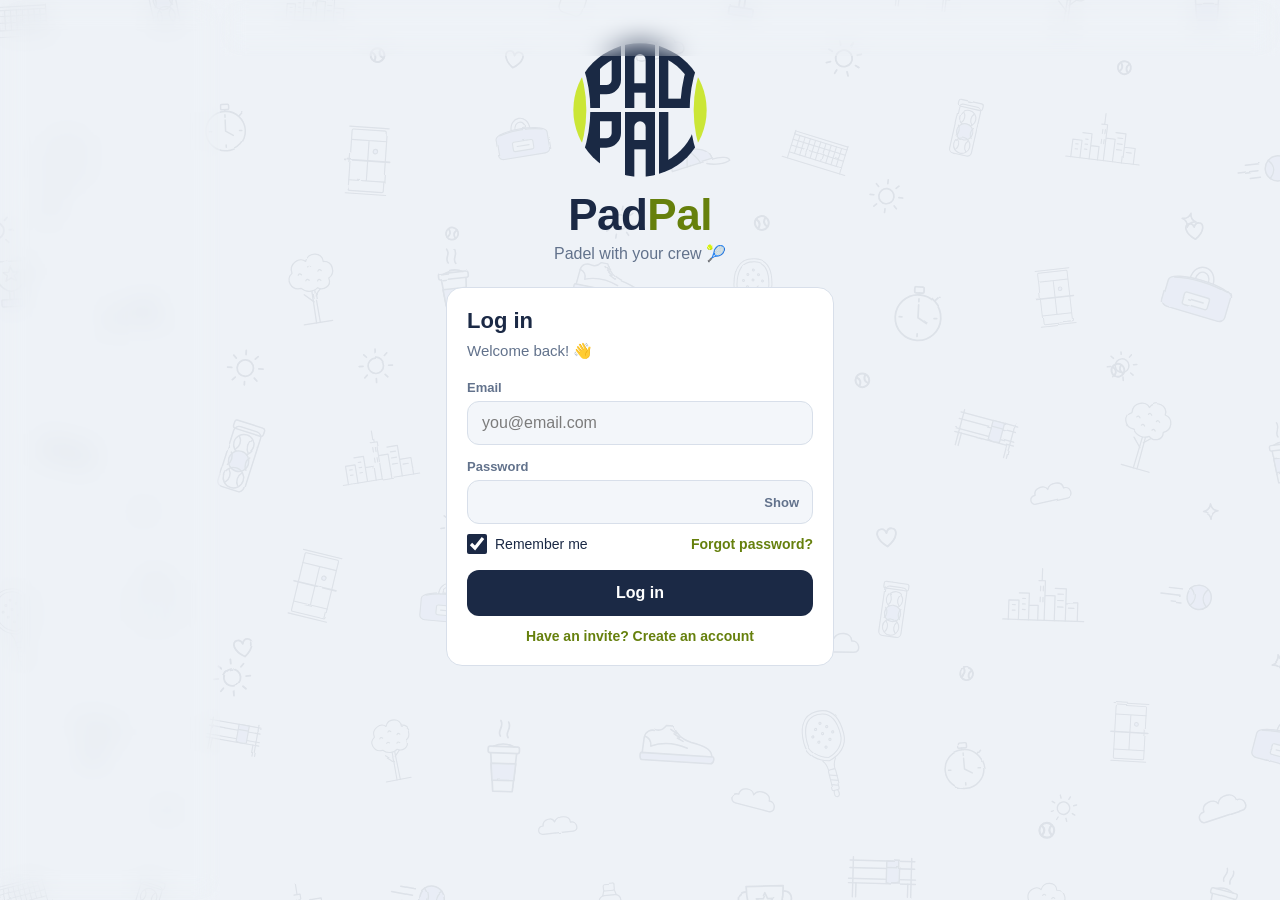
<file: tourney.html>
<!doctype html>
<html lang="en">
<head>
<meta charset="utf-8">
<meta name="viewport" content="width=device-width, initial-scale=1, viewport-fit=cover">
<title>PadPal Tournament</title>
<link rel="icon" type="image/png" href="favicon.png">
<link rel="apple-touch-icon" href="icon-180.png">
<link rel="manifest" href="manifest.json">
<meta name="apple-mobile-web-app-title" content="PadPal">
<meta name="theme-color" content="#0B1426">
<link rel="stylesheet" href="styles.css?v=33">
<link rel="preconnect" href="https://cbakwbftxrxcojuohdrl.supabase.co" crossorigin>
<script src="supabase-2.45.4.js"></script>
<script src="config.js?v=33"></script>
<script src="auth.js?v=33"></script>
<script src="doodles.js?v=33"></script>
<script src="levels.js?v=33"></script>
<script src="tracker.js?v=33"></script>
<script>PadPal.me = PadPal.guard(); // members only</script>
<style>
  /* ===== Tournament-only styles ===== */
  .back { text-decoration: none; color: var(--accent); font-weight: 600; font-size: 15px; }
  .t-head { margin: 8px 0 14px; }
  .t-head h1 { font-size: 24px; margin: 6px 0 4px; text-wrap: balance; }
  .tags { display: flex; gap: 6px; flex-wrap: wrap; margin-top: 8px; }
  .tag { font-size: 12px; background: var(--card); border: 1px solid var(--line); border-radius: 999px; padding: 3px 10px; }
  .tag.official { border-color: var(--gold); color: var(--gold); font-weight: 700; }
  .tag.friendly { border-color: var(--accent); color: var(--accent); font-weight: 700; }
  h2 { font-size: 13px; text-transform: uppercase; letter-spacing: 1px; color: var(--text-2); margin: 20px 0 10px; }
  .row { display: flex; align-items: center; gap: 10px; padding: 9px 0; border-top: 1px solid var(--line); font-size: 14px; }
  .row:first-child { border-top: 0; }
  .row .grow { flex: 1; min-width: 0; }
  .row .meta { font-size: 12px; }
  .row .btn { padding: 6px 10px; font-size: 12px; }
  .pick { display: flex; flex-wrap: wrap; gap: 8px; }
  .pick button { border: 1px solid var(--line); background: var(--card-2); border-radius: 999px; padding: 7px 12px; font-size: 14px; }
  .pick button.on { background: var(--primary); border-color: var(--primary); color: var(--primary-text); font-weight: 600; }
  table.grp { width: 100%; border-collapse: collapse; font-size: 13px; font-variant-numeric: tabular-nums; }
  table.grp th { text-align: left; color: var(--text-2); font-weight: 600; padding: 4px 4px 6px; font-size: 11px; text-transform: uppercase; }
  table.grp td { padding: 7px 4px; border-top: 1px solid var(--line); }
  table.grp td.n { text-align: center; width: 38px; }
  table.grp tr.q td:first-child { color: var(--accent); font-weight: 700; }
  .match { display: flex; align-items: center; gap: 8px; width: 100%; text-align: left; border: 1px solid var(--line); background: var(--card-2); border-radius: 12px; padding: 10px 12px; margin-top: 8px; color: var(--text); }
  .match .teams { flex: 1; min-width: 0; font-size: 13px; line-height: 1.45; }
  .match .teams b { font-weight: 700; }
  .match .score { font-weight: 800; font-variant-numeric: tabular-nums; font-size: 14px; text-align: right; }
  .match .go { font-size: 12px; color: var(--accent); font-weight: 700; white-space: nowrap; }
  .stage-label { font-size: 12px; color: var(--accent); font-weight: 700; margin-top: 12px; }
  .podium { display: grid; gap: 8px; }
  .podium .card { display: flex; align-items: center; gap: 12px; margin: 0; }
  .podium .medal { font-size: 30px; }
  .empty { text-align: center; color: var(--text-2); padding: 30px 0; }
</style>
</head>
<body>

<header class="topbar">
  <div class="topbar-inner">
    <div class="logo"><img class="logo-img logo-for-dark" src="logo-dark.svg" alt=""><img class="logo-img logo-for-light" src="logo-light.svg" alt=""><span>Pad</span><b>Pal</b></div>
  </div>
</header>

<main class="wrap">
  <a class="back" href="play.html#tourney">‹ Tournaments</a>
  <div class="error-box" id="error" role="alert" hidden></div>
  <div id="page"><div class="empty">Loading…</div></div>
</main>

<nav class="tabbar">
  <div class="tabs">
    <a href="feed.html"><span>🏠</span>Feed</a>
    <a class="on" href="play.html"><span>🎾</span>Play</a>
    <a href="chat.html"><span>💬</span>Chat</a>
    <a href="ranks.html"><span>🏆</span>Ranks</a>
    <a href="profile.html"><span>👤</span>Me</a>
  </div>
</nav>

<div class="toast" id="toast"></div>

<script>
  var db = PadPal.db;
  var tid = new URLSearchParams(location.search).get('id');
  var me = null, people = {}, T = null, signups = [], teams = [], matches = [], groups = {};
  var draft = null;       // admin: pairs being made [[a,b], …]
  var pickFirst = null;   // admin: first player tapped when pairing
  var DIV = { men: '👨 Men', women: '👩 Women', mixed: '🔀 Mixed', open: '🌍 Open' };
  var STAGE = { r16: 'Round of 16', qf: 'Quarter-finals', sf: 'Semi-finals', final: '🏆 Final' };

  function $(id) { return document.getElementById(id); }
  function esc(s) { return String(s == null ? '' : s).replace(/[&<>"']/g, function (c) { return { '&': '&amp;', '<': '&lt;', '>': '&gt;', '"': '&quot;', "'": '&#39;' }[c]; }); }
  var toastTimer;
  function toast(msg) { var t = $('toast'); t.textContent = msg; t.classList.add('show'); clearTimeout(toastTimer); toastTimer = setTimeout(function () { t.classList.remove('show'); }, 2600); }
  function nm(id) { var p = people[id]; return p ? (p.display_name || p.username) : '?'; }
  function teamById(id) { return teams.filter(function (t) { return t.id === id; })[0]; }
  function teamName(id) { var t = teamById(id); return t ? nm(t.p1) + ' & ' + nm(t.p2) : '?'; }
  function myTeam() { return teams.filter(function (t) { return t.p1 === me.id || t.p2 === me.id; })[0]; }

  PadPal.me.then(async function (who) {
    if (!who) return;
    me = who.profile;
    (await PadPal.members()).forEach(function (m) { people[m.id] = m; });
    load();
  });

  async function load() {
    var r = await db.from('tournaments').select('*').eq('id', tid).maybeSingle();
    if (r.error || !r.data) {
      $('page').innerHTML = '';
      $('error').textContent = r.error ? PadPal.friendlyError(r.error) : 'Tournament not found.';
      $('error').hidden = false;
      return;
    }
    T = r.data;
    signups = (await db.from('tournament_signups').select('*').eq('tournament_id', tid).order('created_at')).data || [];
    teams = (await db.from('tournament_teams').select('*').eq('tournament_id', tid)).data || [];
    matches = (await db.from('tournament_matches').select('*').eq('tournament_id', tid).order('slot')).data || [];
    groups = {};
    teams.forEach(function (t) { if (t.group_no) (groups[t.group_no] = groups[t.group_no] || []).push(t.id); });
    if (T.status === 'registration' && me.is_admin && !draft) draft = teams.map(function (t) { return [t.p1, t.p2]; });
    render();
  }

  // ===== Draw the page =====
  function render() {
    var d = new Date(T.scheduled_at);
    var html = '<div class="t-head"><h1>' + esc(T.name) + '</h1>' +
      '<div class="meta">' + d.toLocaleDateString(undefined, { weekday: 'long', day: 'numeric', month: 'long' }) + ' · ' +
        d.toLocaleTimeString(undefined, { hour: '2-digit', minute: '2-digit' }) + (T.place ? ' · 📍 ' + esc(T.place) : '') + '</div>' +
      '<div class="tags">' + (T.kind === 'official' ? '<span class="tag official">🏆 Official · 500+ pts</span>' : '<span class="tag friendly">🎉 Season 0 · no points</span>') +
        '<span class="tag">' + DIV[T.division] + '</span><span class="tag">Max ' + T.max_teams + ' teams</span>' +
        '<span class="tag">' + (T.sets_to_win === 1 ? '1 set' : 'Best of 3') + '</span>' +
        '<span class="tag">' + { registration: '📝 Sign-ups open', playing: '🔴 Playing now', done: '✅ Finished', cancelled: '❌ Cancelled' }[T.status] + '</span></div></div>';

    if (T.status === 'registration') html += registrationHtml();
    if (T.status === 'done') html += podiumHtml();
    if (T.status === 'playing' || T.status === 'done') html += knockoutHtml() + groupsHtml();
    if (T.kind === 'official') html += '<p class="meta" style="margin-top:18px">🏆 Points: +1 for playing · +2 per match won · 🥇 +15 · 🥈 +10 · 🥉 +6</p>';
    if (me.is_admin && T.status !== 'done' && T.status !== 'cancelled') {
      html += '<button class="btn btn-ghost" style="width:100%;margin-top:16px" data-cancel>Cancel tournament</button>';
    }
    $('page').innerHTML = html;
  }

  function registrationHtml() {
    var mine = signups.filter(function (s) { return s.user_id === me.id; })[0];
    var others = Object.keys(people).filter(function (id) { return id !== me.id; });
    var html = '<div class="card">';
    if (mine) {
      html += '<div class="name">✅ You\'re signed up!</div>' +
        '<p class="meta" style="margin:6px 0 10px">Partner wish: <b>' + (mine.partner_wish ? esc(nm(mine.partner_wish)) : 'anyone') + '</b>. The admin makes the final teams.</p>' +
        '<button class="btn btn-ghost" style="width:100%" data-withdraw>Withdraw</button>';
    } else {
      html += '<div class="name">Sign up</div><p class="meta" style="margin:6px 0 10px">Want to play with someone? Pick them (optional).</p>' +
        '<select class="input" id="partnerWish"><option value="">No preference</option>' +
        others.map(function (id) { return '<option value="' + id + '">' + esc(nm(id)) + '</option>'; }).join('') + '</select>' +
        '<button class="btn btn-primary" style="width:100%;margin-top:10px" data-signup>✍️ Sign me up</button>';
    }
    html += '</div>';

    html += '<h2>Signed up (' + signups.length + ')</h2><div class="card" style="padding:4px 14px">' +
      (signups.length ? signups.map(function (s) {
        return '<div class="row"><div class="grow"><b>' + esc(nm(s.user_id)) + '</b>' + (s.partner_wish ? '<div class="meta">wants to play with ' + esc(nm(s.partner_wish)) + '</div>' : '') + '</div>' +
          '<span class="pill">' + PadPal.tierOf(people[s.user_id] ? people[s.user_id].points : 0).icon + ' ' + PadPal.fmt(people[s.user_id] ? people[s.user_id].points : 0) + '</span></div>';
      }).join('') : '<p class="meta">Nobody yet. Be the first!</p>') + '</div>';

    if (me.is_admin) html += adminTeamsHtml();
    else if (teams.length) html += '<h2>Teams so far</h2><div class="card" style="padding:4px 14px">' + teams.map(function (t) { return '<div class="row">🎾 ' + esc(teamName(t.id)) + '</div>'; }).join('') + '</div>';
    return html;
  }

  // Admin: pair players into teams, then start
  function adminTeamsHtml() {
    var paired = [].concat.apply([], draft);
    var free = signups.map(function (s) { return s.user_id; }).filter(function (id) { return paired.indexOf(id) < 0; });
    return '<h2>👑 Make teams (' + draft.length + ')</h2><div class="card">' +
      '<p class="meta" style="margin:0 0 10px">Tap two players to pair them, or let PadPal do it (partner wishes first, then strong + weaker players together).</p>' +
      '<div class="pick">' + (free.length ? free.map(function (id) {
        return '<button class="' + (pickFirst === id ? 'on' : '') + '" data-pair="' + id + '">' + esc(nm(id)) + '</button>';
      }).join('') : '<span class="meta">Everyone is in a team.</span>') + '</div>' +
      (draft.length ? draft.map(function (p, i) {
        return '<div class="row"><div class="grow">🎾 <b>' + esc(nm(p[0])) + ' & ' + esc(nm(p[1])) + '</b></div><button class="btn btn-ghost" data-unpair="' + i + '">Split</button></div>';
      }).join('') : '') +
      '<div style="display:grid;grid-template-columns:1fr 1fr;gap:8px;margin-top:12px">' +
        '<button class="btn btn-ghost" data-auto>🪄 Auto-pair</button><button class="btn btn-ghost" data-save-teams>💾 Save teams</button></div>' +
      '<button class="btn btn-primary" style="width:100%;margin-top:8px" data-start' + (teams.length >= 4 ? '' : ' disabled') + '>🚀 Start tournament (' + teams.length + ' teams saved)</button>' +
      '<p class="meta" style="margin:8px 0 0">Needs at least 4 saved teams. After starting, the groups and matches are made automatically.</p></div>';
  }

  function autoPair() {
    var ids = signups.map(function (s) { return s.user_id; });
    var wish = {};
    signups.forEach(function (s) { wish[s.user_id] = s.partner_wish; });
    var pairs = [], used = {};
    ids.forEach(function (a) {   // mutual wishes first
      var b = wish[a];
      if (!used[a] && b && !used[b] && wish[b] === a) { pairs.push([a, b]); used[a] = used[b] = true; }
    });
    var rest = ids.filter(function (id) { return !used[id]; })
      .sort(function (a, b) { return Number(people[b].points) - Number(people[a].points); });
    if (T.division === 'mixed') {
      var men = rest.filter(function (id) { return people[id].gender === 'm'; });
      var women = rest.filter(function (id) { return people[id].gender === 'f'; }).reverse();
      for (var i = 0; i < Math.min(men.length, women.length); i++) pairs.push([men[i], women[i]]);
    } else {
      while (rest.length >= 2) pairs.push([rest.shift(), rest.pop()]);   // strongest with weakest
    }
    draft = pairs.slice(0, T.max_teams);
  }

  // ===== Groups and knockout =====
  function canScore(m) {
    if (T.status !== 'playing') return false;
    if (me.is_admin) return true;
    var a = teamById(m.team_a), b = teamById(m.team_b);
    return [a.p1, a.p2, b.p1, b.p2].indexOf(me.id) > -1;
  }
  function matchHtml(m) {
    var score = m.sets ? m.sets.map(function (s) { return s[0] + '-' + s[1]; }).join(' ') : '';
    var a = esc(teamName(m.team_a)), b = esc(teamName(m.team_b));
    if (m.winner === 'a') a = '<b>🏆 ' + a + '</b>';
    if (m.winner === 'b') b = '<b>🏆 ' + b + '</b>';
    var can = canScore(m);
    return '<button class="match" ' + (can ? 'data-score="' + m.id + '"' : 'disabled') + '>' +
      '<div class="teams">' + a + '<br>' + b + '</div>' +
      (score ? '<div class="score">' + score + '</div>' : '') +
      (can ? '<div class="go">' + (m.winner ? 'Fix' : '▶️ Score') + '</div>' : '') + '</button>';
  }
  function groupsHtml() {
    var html = '';
    Object.keys(groups).sort().forEach(function (g) {
      var stats = {};
      groups[g].forEach(function (id) { stats[id] = { w: 0, l: 0, sd: 0, gd: 0 }; });
      var gm = matches.filter(function (m) { return m.stage === 'group' && String(m.group_no) === g; });
      gm.forEach(function (m) {
        if (!m.winner) return;
        var A = stats[m.team_a], B = stats[m.team_b];
        (m.winner === 'a' ? A : B).w++; (m.winner === 'a' ? B : A).l++;
        m.sets.forEach(function (s) {
          A.sd += s[0] > s[1] ? 1 : -1; B.sd += s[1] > s[0] ? 1 : -1;
          A.gd += s[0] - s[1]; B.gd += s[1] - s[0];
        });
      });
      var order = groups[g].slice().sort(function (a, b) {
        return stats[b].w - stats[a].w || stats[b].sd - stats[a].sd || stats[b].gd - stats[a].gd;
      });
      var label = Object.keys(groups).length === 1 ? 'Group' : 'Group ' + String.fromCharCode(64 + Number(g));
      html += '<h2>' + label + '</h2><div class="card"><table class="grp"><tr><th>Team</th><th class="n">W</th><th class="n">L</th><th class="n">Sets</th></tr>' +
        order.map(function (id, i) {
          return '<tr class="' + (i < 2 ? 'q' : '') + '"><td>' + (i + 1) + '. ' + esc(teamName(id)) + '</td><td class="n">' + stats[id].w + '</td><td class="n">' + stats[id].l + '</td><td class="n">' + (stats[id].sd > 0 ? '+' : '') + stats[id].sd + '</td></tr>';
        }).join('') + '</table>' +
        '<p class="meta" style="margin:8px 0 0">Top 2 go through.</p>' + gm.map(matchHtml).join('') + '</div>';
    });
    return html;
  }
  function knockoutHtml() {
    var ko = matches.filter(function (m) { return m.stage !== 'group'; });
    if (!ko.length) return T.status === 'playing' ? '<p class="meta">🔜 The knockout appears when all group matches are played.</p>' : '';
    var html = '<h2>Knockout</h2><div class="card">';
    ['r16', 'qf', 'sf', 'final'].forEach(function (st) {
      var list = ko.filter(function (m) { return m.stage === st; });
      if (list.length) html += '<div class="stage-label">' + STAGE[st] + '</div>' + list.map(matchHtml).join('');
    });
    return html + '</div>';
  }
  function podiumHtml() {
    var by = function (p) { return teams.filter(function (t) { return t.place === p; }); };
    var rows = [[1, '🥇'], [2, '🥈'], [3, '🥉']];
    return '<h2>Results</h2><div class="podium">' + rows.map(function (r) {
      return by(r[0]).map(function (t) {
        return '<div class="card"><span class="medal">' + r[1] + '</span><div><div class="name">' + esc(teamName(t.id)) + '</div>' +
          '<div class="meta">' + (T.kind === 'official' ? { 1: '+15 bonus', 2: '+10 bonus', 3: '+6 bonus' }[r[0]] + ' · +2 per win · +1 for playing' : 'Season 0 · 🏅 glory') + '</div></div></div>';
      }).join('');
    }).join('') + '</div>';
  }

  // ===== Actions =====
  async function rpc(fn, args, ok) {
    var r = await db.rpc(fn, args);
    if (r.error) { toast(PadPal.friendlyError(r.error)); return null; }
    if (ok) toast(ok);
    await load();
    return r;
  }
  var armed = {};
  function tapTwice(k, msg) { if (armed[k]) { armed[k] = false; return true; } armed[k] = true; toast(msg); setTimeout(function () { armed[k] = false; }, 3000); return false; }

  document.addEventListener('click', async function (e) {
    var el = e.target.closest('[data-signup],[data-withdraw],[data-pair],[data-unpair],[data-auto],[data-save-teams],[data-start],[data-score],[data-cancel]');
    if (!el) return;
    var d = el.dataset;
    if (el.hasAttribute('data-signup')) rpc('tournament_signup', { p_t: tid, p_partner: $('partnerWish').value || null }, '✍️ You\'re signed up!');
    else if (el.hasAttribute('data-withdraw')) { if (tapTwice('w', 'Tap again to withdraw')) rpc('tournament_withdraw', { p_t: tid }, 'You withdrew'); }
    else if (d.pair) {
      if (!pickFirst) pickFirst = d.pair;
      else if (pickFirst === d.pair) pickFirst = null;
      else { draft.push([pickFirst, d.pair]); pickFirst = null; }
      render();
    }
    else if (d.unpair !== undefined) { draft.splice(+d.unpair, 1); render(); }
    else if (el.hasAttribute('data-auto')) { autoPair(); render(); toast('🪄 Teams suggested. Check them, then Save teams'); }
    else if (el.hasAttribute('data-save-teams')) rpc('set_tournament_teams', { p_t: tid, p_pairs: draft }, '💾 Teams saved');
    else if (el.hasAttribute('data-start')) { if (tapTwice('s', 'Tap again to start: sign-ups close and groups are made')) rpc('start_tournament', { p_t: tid }, '🚀 Tournament started!'); }
    else if (el.hasAttribute('data-cancel')) { if (tapTwice('c', 'Tap again to cancel the tournament')) rpc('cancel_tournament', { p_t: tid }, 'Tournament cancelled'); }
    else if (d.score) {
      var m = matches.filter(function (x) { return x.id === d.score; })[0];
      var res = await PadPal.scoreMatch({ names: [teamName(m.team_a), teamName(m.team_b)], setsToWin: T.sets_to_win,
        title: m.stage === 'group' ? 'Group match' : STAGE[m.stage] });
      if (!res) return;
      var r = await rpc('save_tournament_match', { p_match: m.id, p_sets: res.sets, p_winner: res.winner }, '✅ Result saved');
      if (r && r.data && r.data.finished) toast('🏆 Tournament finished! Results are in the Feed');
    }
  });

  // live-ish: refresh every 20 seconds while playing
  setInterval(function () { if (T && T.status === 'playing' && document.visibilityState === 'visible' && !document.querySelector('.pp-tracker')) load(); }, 20000);
</script>
</body>
</html>
</file>
<file: styles.css>
/* ===== PadPal shared style kit (used by every screen) ===== */

/* Colours: from the PadPal logo (navy #0F1E3C + tennis-ball lime #C9E52C). Dark is the default. */
:root {
  --bg: #0B1426;          /* deep navy night */
  --card: #13203A;        /* navy card */
  --card-2: #1A2A48;
  --line: #27395E;
  --text: #EEF2F8;
  --text-2: #93A0B8;
  --primary: #C9E52C;     /* tennis-ball lime: main buttons */
  --primary-text: #0F1E3C;
  --accent: #C9E52C;      /* highlights, pills, borders */
  --accent-text: #0F1E3C; /* text on top of the accent colour */
  --gold: #F2C14E;        /* trophies */
  --win: #5FD68C;
  --loss: #F0645A;
  --metal: linear-gradient(135deg, #27395E 0%, #13203A 50%, #27395E 100%);
  --shadow: 0 6px 18px rgba(0,0,0,.4);
  color-scheme: dark;
}
/* Light version: soft grey-blue background, navy buttons, darker lime so it stays readable */
@media (prefers-color-scheme: light) {
  :root:not([data-theme="dark"]):not([data-theme="gold"]):not([data-theme="glass"]) {
    color-scheme: light;
    --bg: #EEF2F7; --card: #FFFFFF; --card-2: #F3F6FA; --line: #D6DEE9;
    --text: #0F1E3C; --text-2: #5A6B86;
    --primary: #0F1E3C; --primary-text: #FFFFFF;
    --accent: #5E7A00; --accent-text: #FFFFFF; --gold: #B8860B;
    --win: #1F8A4C; --loss: #C8372D;
    --metal: linear-gradient(135deg, #D6DEE9 0%, #FFFFFF 50%, #D6DEE9 100%);
    --shadow: 0 6px 18px rgba(15,30,60,.12);
  }
}
:root[data-theme="light"] {
  color-scheme: light;
  --bg: #EEF2F7; --card: #FFFFFF; --card-2: #F3F6FA; --line: #D6DEE9;
  --text: #0F1E3C; --text-2: #5A6B86;
  --primary: #0F1E3C; --primary-text: #FFFFFF;
  --accent: #5E7A00; --accent-text: #FFFFFF; --gold: #B8860B;
  --win: #1F8A4C; --loss: #C8372D;
  --metal: linear-gradient(135deg, #D6DEE9 0%, #FFFFFF 50%, #D6DEE9 100%);
  --shadow: 0 6px 18px rgba(15,30,60,.12);
}
/* ✨ Gold: black-brown "members' lounge", champagne gold used sparingly, warm ivory text */
:root[data-theme="gold"] {
  color-scheme: dark;
  --bg: #0E0C09; --card: #1A1611; --card-2: #241E16; --line: #3A3023;
  --text: #F3EBDD; --text-2: #A8997F;
  --primary: #D4AF6A; --primary-text: #1A1408;
  --accent: #D4AF6A; --accent-text: #1A1408; --gold: #E6C27A;
  --win: #7BC79A; --loss: #E07A5F;
  --metal: linear-gradient(135deg, #3A3023 0%, #1A1611 50%, #3A3023 100%);
  --shadow: 0 6px 22px rgba(0,0,0,.55);
  --shine: linear-gradient(135deg, #EBD39A 0%, #C79A4B 55%, #E9CD8C 100%);
}
/* 💧 Liquid Glass (like iOS): see-through frosted cards over a colourful, blurred background.
   Dark glass at night, bright glass by day (follows the iPhone). */
:root[data-theme="glass"] {
  color-scheme: dark;
  --bg: #101C38;                                   /* solid fallback (things that must cover something) */
  --card: rgba(255,255,255,.09); --card-2: rgba(255,255,255,.14); --line: rgba(255,255,255,.18);
  --text: #FFFFFF; --text-2: rgba(235,240,255,.72);
  --primary: rgba(201,229,44,.92); --primary-text: #0F1E3C;
  --accent: #D7F05A; --accent-text: #0F1E3C; --gold: #FFD27A;
  --win: #7EF0A6; --loss: #FF8A80;
  --metal: linear-gradient(135deg, rgba(255,255,255,.22), rgba(255,255,255,.06));
  --shadow: 0 10px 30px rgba(0,0,0,.35);
  --glass-blur: blur(22px) saturate(170%);
  --glass-edge: inset 0 1px 0 rgba(255,255,255,.35), inset 0 -1px 0 rgba(255,255,255,.06);
  --glass-sky: radial-gradient(60% 45% at 15% 10%, #3B6FD8 0%, transparent 70%),
               radial-gradient(55% 40% at 90% 30%, #7E6AA8 0%, transparent 70%),
               radial-gradient(60% 45% at 30% 95%, #2E8C7A 0%, transparent 70%),
               radial-gradient(40% 30% at 85% 85%, rgba(201,229,44,.55) 0%, transparent 70%),
               linear-gradient(160deg, #0B1426, #142A55);
}
@media (prefers-color-scheme: light) {
  :root[data-theme="glass"] {
    color-scheme: light;
    --bg: #E9EEF8;
    --card: rgba(255,255,255,.55); --card-2: rgba(255,255,255,.72); --line: rgba(255,255,255,.85);
    --text: #0F1E3C; --text-2: rgba(15,30,60,.66);
    --primary: rgba(15,30,60,.88); --primary-text: #FFFFFF;
    --accent: #4E6A00; --accent-text: #FFFFFF; --gold: #A8740A;
    --win: #1F8A4C; --loss: #C8372D;
    --shadow: 0 10px 30px rgba(15,30,60,.14);
    --glass-edge: inset 0 1px 0 rgba(255,255,255,.95), inset 0 -1px 0 rgba(15,30,60,.05);
    --glass-sky: radial-gradient(60% 45% at 15% 10%, #BFD3FF 0%, transparent 70%),
                 radial-gradient(55% 40% at 90% 30%, #E3D5FF 0%, transparent 70%),
                 radial-gradient(60% 45% at 30% 95%, #C8F1E4 0%, transparent 70%),
                 radial-gradient(40% 30% at 85% 85%, #EAF7B0 0%, transparent 70%),
                 linear-gradient(160deg, #F4F7FD, #E6ECF8);
  }
}
:root[data-theme="glass"] body { background: var(--glass-sky); background-attachment: fixed; }
:root[data-theme="glass"] .card,
:root[data-theme="glass"] .sheet,
:root[data-theme="glass"] .btn-ghost,
:root[data-theme="glass"] .icon-btn,
:root[data-theme="glass"] .input,
:root[data-theme="glass"] .choices span,
:root[data-theme="glass"] .chips-row button {
  -webkit-backdrop-filter: var(--glass-blur); backdrop-filter: var(--glass-blur);
  box-shadow: var(--glass-edge), var(--shadow);
}
:root[data-theme="glass"] .card { border-radius: 22px; }
:root[data-theme="glass"] .sheet { background: color-mix(in srgb, var(--bg) 55%, transparent); border-radius: 28px 28px 0 0; }
:root[data-theme="glass"] .topbar { background: color-mix(in srgb, var(--bg) 25%, transparent); -webkit-backdrop-filter: var(--glass-blur); backdrop-filter: var(--glass-blur); }
/* the floating glass tab bar, like iOS 26 */
:root[data-theme="glass"] nav.tabbar {
  left: 12px; right: 12px; bottom: calc(10px + env(safe-area-inset-bottom)); padding-bottom: 6px; padding-top: 6px;
  max-width: 416px; margin: 0 auto; border-radius: 30px; border: 1px solid var(--line);
  background: var(--card); -webkit-backdrop-filter: var(--glass-blur); backdrop-filter: var(--glass-blur);
  box-shadow: var(--glass-edge), 0 12px 34px rgba(0,0,0,.3);
}
:root[data-theme="glass"] nav.tabbar a.on { background: var(--card-2); border-radius: 22px; padding: 2px 10px; box-shadow: var(--glass-edge); }
:root[data-theme="glass"] .fab { -webkit-backdrop-filter: var(--glass-blur); backdrop-filter: var(--glass-blur); box-shadow: var(--glass-edge), var(--shadow); }
:root[data-theme="glass"] .btn-primary, :root[data-theme="glass"] .btn-accent { box-shadow: inset 0 1px 0 rgba(255,255,255,.55), var(--shadow); }

/* ✨ Smooth page changes (iPhone iOS 18.2+, Chrome, Edge): a quick fade instead of a hard cut,
   while the top bar and the tab bar stay perfectly still. Older phones simply switch like before. */
@view-transition { navigation: auto; }
::view-transition-old(root), ::view-transition-new(root) { animation-duration: .18s; animation-timing-function: ease-out; }
.topbar { view-transition-name: padpal-topbar; }
.tabbar { view-transition-name: padpal-tabbar; }
#padpalDoodles { view-transition-name: padpal-doodles; }
::view-transition-group(padpal-topbar), ::view-transition-group(padpal-tabbar) { animation: none; }
::view-transition-old(padpal-tabbar), ::view-transition-old(padpal-topbar) { animation: none; opacity: 0; }
::view-transition-new(padpal-tabbar), ::view-transition-new(padpal-topbar) { animation: none; }
@media (prefers-reduced-motion: reduce) { ::view-transition-group(*), ::view-transition-old(*), ::view-transition-new(*) { animation: none !important; } }

/* 🎾 Doodle background (doodles.js): fixed, behind everything, never tappable */
#padpalDoodles { position: fixed; inset: 0; z-index: -1; pointer-events: none; overflow: hidden; }
#padpalDoodles img { display: block; width: 100%; height: 100%; object-fit: cover; object-position: top center; }

/* Basics */
[hidden] { display: none !important; }
* { box-sizing: border-box; -webkit-tap-highlight-color: transparent; }
body {
  margin: 0; background: var(--bg); color: var(--text);
  font-family: -apple-system, BlinkMacSystemFont, "SF Pro Text", "Segoe UI", Roboto, sans-serif;
  -webkit-font-smoothing: antialiased;
}
button { font: inherit; color: inherit; cursor: pointer; }
.wrap { max-width: 440px; margin: 0 auto; padding: 0 16px 120px; }

/* Top bar */
.topbar {
  position: sticky; top: 0; z-index: 10;
  background: color-mix(in srgb, var(--bg) 90%, transparent);
  backdrop-filter: blur(12px); -webkit-backdrop-filter: blur(12px);
  padding: calc(10px + env(safe-area-inset-top)) 16px 10px;
}
.topbar-inner { max-width: 408px; margin: 0 auto; display: flex; align-items: center; justify-content: space-between; }
.logo { font-size: 26px; font-weight: 800; letter-spacing: -0.5px; display: flex; align-items: center; }
.logo-img { width: 36px; height: 36px; margin-right: 8px; }
/* The logo has a dark-mode version (white letters) and a light-mode version (navy letters) */
.logo-for-dark { display: block; }
.logo-for-light { display: none !important; }
@media (prefers-color-scheme: light) {
  :root:not([data-theme="dark"]):not([data-theme="gold"]) .logo-for-dark { display: none !important; }
  :root:not([data-theme="dark"]):not([data-theme="gold"]) .logo-for-light { display: block !important; }
}
/* Gold: the logo turns champagne gold */
:root[data-theme="gold"] .logo-img { filter: sepia(1) saturate(1.6) hue-rotate(-8deg) brightness(.92); }
:root[data-theme="light"] .logo-for-dark { display: none !important; }
:root[data-theme="light"] .logo-for-light { display: block !important; }
.logo span { color: var(--text); }
.logo b { color: var(--accent); }
.icon-btn { position: relative; border: 0; background: var(--card); width: 40px; height: 40px; border-radius: 50%; font-size: 18px; }
.top-actions { display: flex; align-items: center; gap: 8px; }
a.icon-btn { display: grid; place-items: center; text-decoration: none; color: var(--text); }
.bell-count {
  position: absolute; top: -4px; right: -4px; min-width: 19px; height: 19px; padding: 0 5px; border-radius: 999px;
  background: var(--loss); color: #fff; font-size: 11px; font-weight: 800; display: grid; place-items: center;
  border: 2px solid var(--bg); line-height: 1;
}
.dot { position: absolute; top: 6px; right: 7px; width: 9px; height: 9px; border-radius: 50%; background: var(--primary); border: 2px solid var(--card); }

/* Cards, avatars, pills */
.card { background: var(--card); border: 1px solid var(--line); border-radius: 16px; padding: 14px; margin-bottom: 12px; }
.user { display: flex; align-items: center; gap: 10px; }
.avatar {
  width: 40px; height: 40px; border-radius: 50%; flex-shrink: 0;
  background: var(--metal); border: 2px solid var(--accent);
  display: grid; place-items: center; font-weight: 700;
}
.name { font-weight: 600; }
.meta { font-size: 12px; color: var(--text-2); }
.pill { font-size: 11px; font-weight: 600; padding: 2px 8px; border-radius: 999px; background: color-mix(in srgb, var(--accent) 20%, transparent); color: var(--accent); white-space: nowrap; }
.plus { color: var(--win); font-weight: 700; }
.minus { color: var(--loss); font-weight: 700; }

/* Buttons */
.btn { border: 0; border-radius: 12px; padding: 12px 18px; font-weight: 600; font-size: 15px; }
.btn-primary { background: var(--primary); color: var(--primary-text); }
.btn-accent { background: var(--accent); color: var(--accent-text); }
.btn-ghost { background: var(--card-2); color: var(--text); border: 1px solid var(--line); }
/* Gold: a soft shine on the main buttons, thin gold edges */
:root[data-theme="gold"] .btn-primary, :root[data-theme="gold"] .btn-accent { background: var(--shine); box-shadow: 0 0 0 1px rgba(235,211,154,.35), 0 6px 18px rgba(199,154,75,.22); }
:root[data-theme="gold"] .card { border-color: #3A3023; box-shadow: inset 0 1px 0 rgba(212,175,106,.08); }
:root[data-theme="gold"] .lvl-kicker, :root[data-theme="gold"] .lvl-unlocks b { color: #E6C27A; }

/* "Sample data" label on screens that aren't real yet */
.sample-note {
  border: 1px dashed var(--line); color: var(--text-2); border-radius: 12px;
  padding: 8px 12px; font-size: 12px; text-align: center; margin: 4px 0 12px;
}

/* Forms */
.field { display: flex; flex-direction: column; gap: 6px; margin-bottom: 14px; }
.field > label, .field > .label { font-size: 13px; font-weight: 600; color: var(--text-2); }
.field small { font-size: 12px; color: var(--text-2); }
.input {
  width: 100%; border: 1px solid var(--line); background: var(--card-2); color: var(--text);
  border-radius: 12px; padding: 12px 14px; font: inherit; font-size: 16px; outline: none;
}
.input:focus { border-color: var(--accent); }
.choices { display: flex; flex-wrap: wrap; gap: 8px; }
.choices label { position: relative; }
.choices input { position: absolute; opacity: 0; pointer-events: none; }
.choices span {
  display: inline-block; border: 1px solid var(--line); background: var(--card-2);
  border-radius: 999px; padding: 8px 14px; font-size: 14px; cursor: pointer;
}
.choices input:checked + span { background: var(--primary); border-color: var(--primary); color: var(--primary-text); font-weight: 600; }
.choices input:focus-visible + span { outline: 2px solid var(--accent); outline-offset: 2px; }
.btn:disabled { opacity: .5; cursor: default; }
.error-box { background: color-mix(in srgb, var(--loss) 15%, transparent); color: var(--loss); border-radius: 12px; padding: 10px 12px; font-size: 14px; }

/* Shot rating pop-up */
.rate-card { padding: 12px; }
.rate-card .pick { display: flex; flex-wrap: wrap; gap: 6px; }
.rate-card .pick button { border: 1px solid var(--line); background: var(--card-2); border-radius: 999px; padding: 6px 10px; font-size: 13px; }
.rate-card .pick button.on { background: var(--primary); border-color: var(--primary); color: var(--primary-text); font-weight: 600; }
.rate-row { margin-top: 10px; }
.rate-row span { font-size: 13px; font-weight: 600; }
.rate-nums { display: flex; gap: 4px; margin-top: 6px; flex-wrap: wrap; }
.rate-num { width: 32px; height: 32px; border-radius: 8px; border: 1px solid var(--line); background: var(--card-2); font-weight: 700; font-size: 14px; padding: 0; }
.rate-num.on { background: var(--accent); border-color: var(--accent); color: var(--accent-text); }

/* Bottom tab bar + floating ➕ */
nav.tabbar {
  position: fixed; left: 0; right: 0; bottom: 0; z-index: 20;
  background: color-mix(in srgb, var(--card) 92%, transparent);
  backdrop-filter: blur(12px); -webkit-backdrop-filter: blur(12px);
  border-top: 1px solid var(--line);
  padding: 8px 0 calc(8px + env(safe-area-inset-bottom));
}
nav.tabbar .tabs { max-width: 440px; margin: 0 auto; display: flex; justify-content: space-around; }
nav.tabbar a { text-decoration: none; color: var(--text-2); font-size: 10px; display: flex; flex-direction: column; align-items: center; gap: 2px; min-width: 48px; }
nav.tabbar a span { font-size: 22px; }
nav.tabbar a.on { color: var(--primary); font-weight: 700; }
.fab {
  position: fixed; z-index: 21; right: max(16px, calc(50% - 204px)); bottom: calc(80px + env(safe-area-inset-bottom));
  width: 56px; height: 56px; border-radius: 50%; border: 0;
  background: var(--primary); color: var(--primary-text);
  font-size: 30px; line-height: 1; box-shadow: var(--shadow);
}

/* Bottom sheet (pop-up from the bottom) */
.backdrop { position: fixed; inset: 0; z-index: 30; background: rgba(0,0,0,.5); opacity: 0; pointer-events: none; transition: opacity .2s; }
.backdrop.open { opacity: 1; pointer-events: auto; }
.sheet {
  position: fixed; left: 0; right: 0; bottom: 0; z-index: 31;
  max-width: 440px; margin: 0 auto; max-height: 80vh; overflow-y: auto;
  background: var(--card); border-radius: 20px 20px 0 0; border: 1px solid var(--line);
  padding: 10px 16px calc(20px + env(safe-area-inset-bottom));
  transform: translateY(105%); transition: transform .25s ease;
}
.sheet.open { transform: translateY(0); }
.sheet .grab { width: 40px; height: 5px; border-radius: 3px; background: var(--line); margin: 0 auto 12px; }
.sheet h3 { margin: 0 0 12px; font-size: 17px; }

/* Small pop-up message */
.toast {
  position: fixed; left: 50%; bottom: calc(150px + env(safe-area-inset-bottom)); z-index: 70;
  transform: translate(-50%, 20px); opacity: 0; transition: all .2s;
  background: var(--text); color: var(--bg); padding: 10px 16px; border-radius: 999px; font-size: 14px; font-weight: 600;
  max-width: 90vw; text-align: center; pointer-events: none;
}
.toast.show { opacity: 1; transform: translate(-50%, 0); }

/* Level rewards (levels.js): frames from Pro up, gold Legend names */
.avatar.frame-pro { box-shadow: 0 0 0 2px var(--bg), 0 0 0 4px #C9D1DB; }
.avatar.frame-prostar { box-shadow: 0 0 0 2px var(--bg), 0 0 0 4px #D9822B, 0 0 12px 2px rgba(217,130,43,.55); }
.avatar.frame-star { box-shadow: 0 0 0 2px #F2C14E, 0 0 0 4px var(--bg), 0 0 0 6px #F2C14E, 0 0 14px 3px rgba(242,193,78,.5); }
.avatar.frame-legend { animation: legendGlow 2.4s ease-in-out infinite; }
@keyframes legendGlow {
  0%, 100% { box-shadow: 0 0 0 2px var(--bg), 0 0 0 5px #B3261E, 0 0 14px 4px rgba(242,193,78,.6); }
  50%      { box-shadow: 0 0 0 2px var(--bg), 0 0 0 5px #F2C14E, 0 0 20px 6px rgba(179,38,30,.6); }
}
.legend-name { color: var(--gold) !important; text-shadow: 0 0 10px color-mix(in srgb, var(--gold) 40%, transparent); }

/* 🎉 Level-up celebration */
.lvl-up { position: fixed; inset: 0; z-index: 90; background: rgba(6,12,26,.97); -webkit-backdrop-filter: blur(8px); backdrop-filter: blur(8px); display: grid; place-items: center; padding: 20px; overflow-y: auto; }
.lvl-confetti { position: absolute; inset: 0; width: 100%; height: 100%; pointer-events: none; }
.lvl-card { position: relative; width: 100%; max-width: 360px; text-align: center; color: #fff; animation: lvlPop .5s cubic-bezier(.2,1.4,.4,1); }
@keyframes lvlPop { from { transform: scale(.6); opacity: 0; } to { transform: scale(1); opacity: 1; } }
.lvl-kicker { font-size: 15px; font-weight: 900; letter-spacing: 4px; color: #C9E52C; }
.lvl-icon { width: 120px; height: 120px; border-radius: 50%; margin: 14px auto; display: grid; place-items: center; font-size: 62px; box-shadow: 0 0 0 6px rgba(255,255,255,.12), 0 0 40px rgba(201,229,44,.4); }
.lvl-name { font-size: 34px; font-weight: 900; }
.lvl-title { font-style: italic; color: #F2C14E; margin-top: 2px; }
.lvl-unlocks { background: rgba(255,255,255,.08); border-radius: 14px; padding: 12px; margin: 18px 0; font-size: 14px; text-align: left; display: grid; gap: 6px; }
.lvl-unlocks b { color: #C9E52C; font-size: 12px; letter-spacing: 1px; text-transform: uppercase; }
.lvl-card .btn { width: 100%; margin-top: 8px; }
.lvl-road { display: block; margin-top: 14px; color: rgba(255,255,255,.7); font-size: 13px; }

/* Session results (sessions.js): podium, standings, rounds */
.s-podium { display: grid; grid-template-columns: 1fr 1.15fr 1fr; align-items: end; gap: 8px; margin: 6px 0 12px; }
.s-podium .col { text-align: center; min-width: 0; }
.s-podium .avatar { width: 46px; height: 46px; font-size: 18px; margin: 0 auto 4px; overflow: hidden; }
.s-podium .col.p1 .avatar { width: 58px; height: 58px; border-color: var(--gold); }
.s-podium .avatar img { width: 100%; height: 100%; object-fit: cover; border-radius: 50%; display: block; }
.s-podium .nm { font-size: 13px; font-weight: 700; white-space: nowrap; overflow: hidden; text-overflow: ellipsis; }
.s-podium .sc { font-size: 11px; color: var(--text-2); margin-bottom: 4px; }
.s-podium .block { border-radius: 10px 10px 0 0; display: grid; place-items: center; font-size: 22px; background: var(--card-2); border: 1px solid var(--line); border-bottom: 0; }
.s-podium .p1 .block { height: 70px; background: color-mix(in srgb, var(--gold) 28%, var(--card-2)); }
.s-podium .p2 .block { height: 50px; }
.s-podium .p3 .block { height: 36px; }
.s-row { display: flex; align-items: center; gap: 10px; padding: 8px 0; border-top: 1px solid var(--line); font-size: 14px; }
.s-row:first-child { border-top: 0; }
.s-row .pos { width: 26px; text-align: center; font-weight: 800; flex-shrink: 0; }
.s-row .who { flex: 1; min-width: 0; }
.s-row .who small { display: block; color: var(--text-2); font-size: 11px; }
.s-row .num { font-weight: 800; font-variant-numeric: tabular-nums; text-align: right; }
.s-row .chg { min-width: 42px; text-align: right; font-size: 13px; }
.s-row.me { background: color-mix(in srgb, var(--accent) 10%, transparent); border-radius: 8px; }
.s-round { font-size: 13px; padding: 6px 0; border-top: 1px solid var(--line); }
.s-round:first-child { border-top: 0; }
.s-round b { display: block; font-size: 12px; color: var(--text-2); margin-bottom: 2px; }
.s-round .m { display: flex; justify-content: space-between; gap: 8px; }
.s-round .m span:last-child { font-weight: 700; font-variant-numeric: tabular-nums; white-space: nowrap; }
.chips-row { display: flex; gap: 6px; overflow-x: auto; scrollbar-width: none; margin-bottom: 12px; }
.chips-row button { flex-shrink: 0; border: 1px solid var(--line); background: var(--card); border-radius: 999px; padding: 6px 12px; font-size: 13px; color: var(--text-2); }
.chips-row button.on { border-color: var(--accent); color: var(--accent); font-weight: 700; }

/* ===== 🏸 Racket sticker next to a profile picture (rackets.js) ===== */
.racket-stk { position: absolute; z-index: 2; -webkit-touch-callout: none; user-select: none; -webkit-user-select: none; touch-action: manipulation; cursor: pointer; transition: filter .15s; }
.racket-stk svg { display: block; overflow: visible; pointer-events: none; }
.racket-stk.holding { filter: brightness(1.15) drop-shadow(0 0 6px var(--accent)); }
.racket-bubble { position: absolute; z-index: 3; transform: translate(-50%, -100%) scale(.8); opacity: 0; pointer-events: none; white-space: nowrap;
  background: #F3F6FB; color: #0B1426; font-size: 12px; font-weight: 700; padding: 5px 10px; border-radius: 12px; box-shadow: 0 4px 14px rgba(0,0,0,.25); transition: opacity .2s, transform .2s; }
.racket-bubble.ask { background: var(--accent); color: var(--accent-text, #0F1E3C); }
.racket-bubble.show { opacity: 1; transform: translate(-50%, -100%) scale(1); }

/* =====================================================================
   🖥️ Big screens (iPad, computer): side menu instead of the bottom tab bar,
   a wider page, sheets as centred windows. Phones (under 768px) are unchanged.
   ===================================================================== */
@media (min-width: 768px) {
  :root { --side: 0px; --page: 720px; }
  :root:has(nav.tabbar) { --side: 96px; }   /* pages without the menu (login, admin) stay centred */
  body { padding-left: var(--side); }
  .wrap { max-width: var(--page); padding-bottom: 60px; }
  .topbar-inner { max-width: calc(var(--page) - 32px); }
  /* the menu on the left */
  nav.tabbar, :root[data-theme="glass"] nav.tabbar {
    top: 0; bottom: 0; left: 0; right: auto; width: var(--side); max-width: none; margin: 0;
    border-top: 0; border-right: 1px solid var(--line); border-radius: 0;
    padding: calc(84px + env(safe-area-inset-top)) 10px 20px;
  }
  :root[data-theme="glass"] nav.tabbar { top: 12px; bottom: 12px; left: 12px; width: calc(var(--side) - 24px); border-radius: 26px; border: 1px solid var(--line); padding-left: 6px; padding-right: 6px; }
  nav.tabbar .tabs { flex-direction: column; justify-content: flex-start; gap: 6px; max-width: none; }
  nav.tabbar a { font-size: 12px; padding: 10px 4px; border-radius: 16px; gap: 4px; }
  nav.tabbar a span { font-size: 24px; }
  nav.tabbar a:hover { background: var(--card-2); color: var(--text); }
  nav.tabbar a.on, :root[data-theme="glass"] nav.tabbar a.on { background: var(--card-2); padding: 10px 4px; border-radius: 16px; }
  .fab { right: max(24px, calc((100vw - var(--side)) / 2 - var(--page) / 2 + 16px)); bottom: 32px; }
  /* pop-ups from the bottom become centred windows */
  .sheet, :root[data-theme="glass"] .sheet {
    left: var(--side); right: 0; top: 50%; bottom: auto; max-width: 520px; max-height: 84vh;
    border-radius: 22px; padding-bottom: 20px;
    transform: translateY(-46%) scale(.97); opacity: 0; pointer-events: none; transition: transform .2s ease, opacity .2s ease;
  }
  .sheet.open { transform: translateY(-50%); opacity: 1; pointer-events: auto; }
  .sheet .grab { display: none; }
  .toast { left: calc(var(--side) + (100vw - var(--side)) / 2); bottom: 40px; }
  button:hover, a.btn:hover { filter: brightness(1.06); }
}
@media (min-width: 1100px) {
  :root:has(nav.tabbar) { --side: 220px; }
  nav.tabbar .tabs { gap: 4px; }
  nav.tabbar a { flex-direction: row; justify-content: flex-start; gap: 14px; font-size: 16px; padding: 12px 16px; }
  nav.tabbar a.on, :root[data-theme="glass"] nav.tabbar a.on { padding: 12px 16px; }
  nav.tabbar a span { font-size: 24px; }
}
</file>
